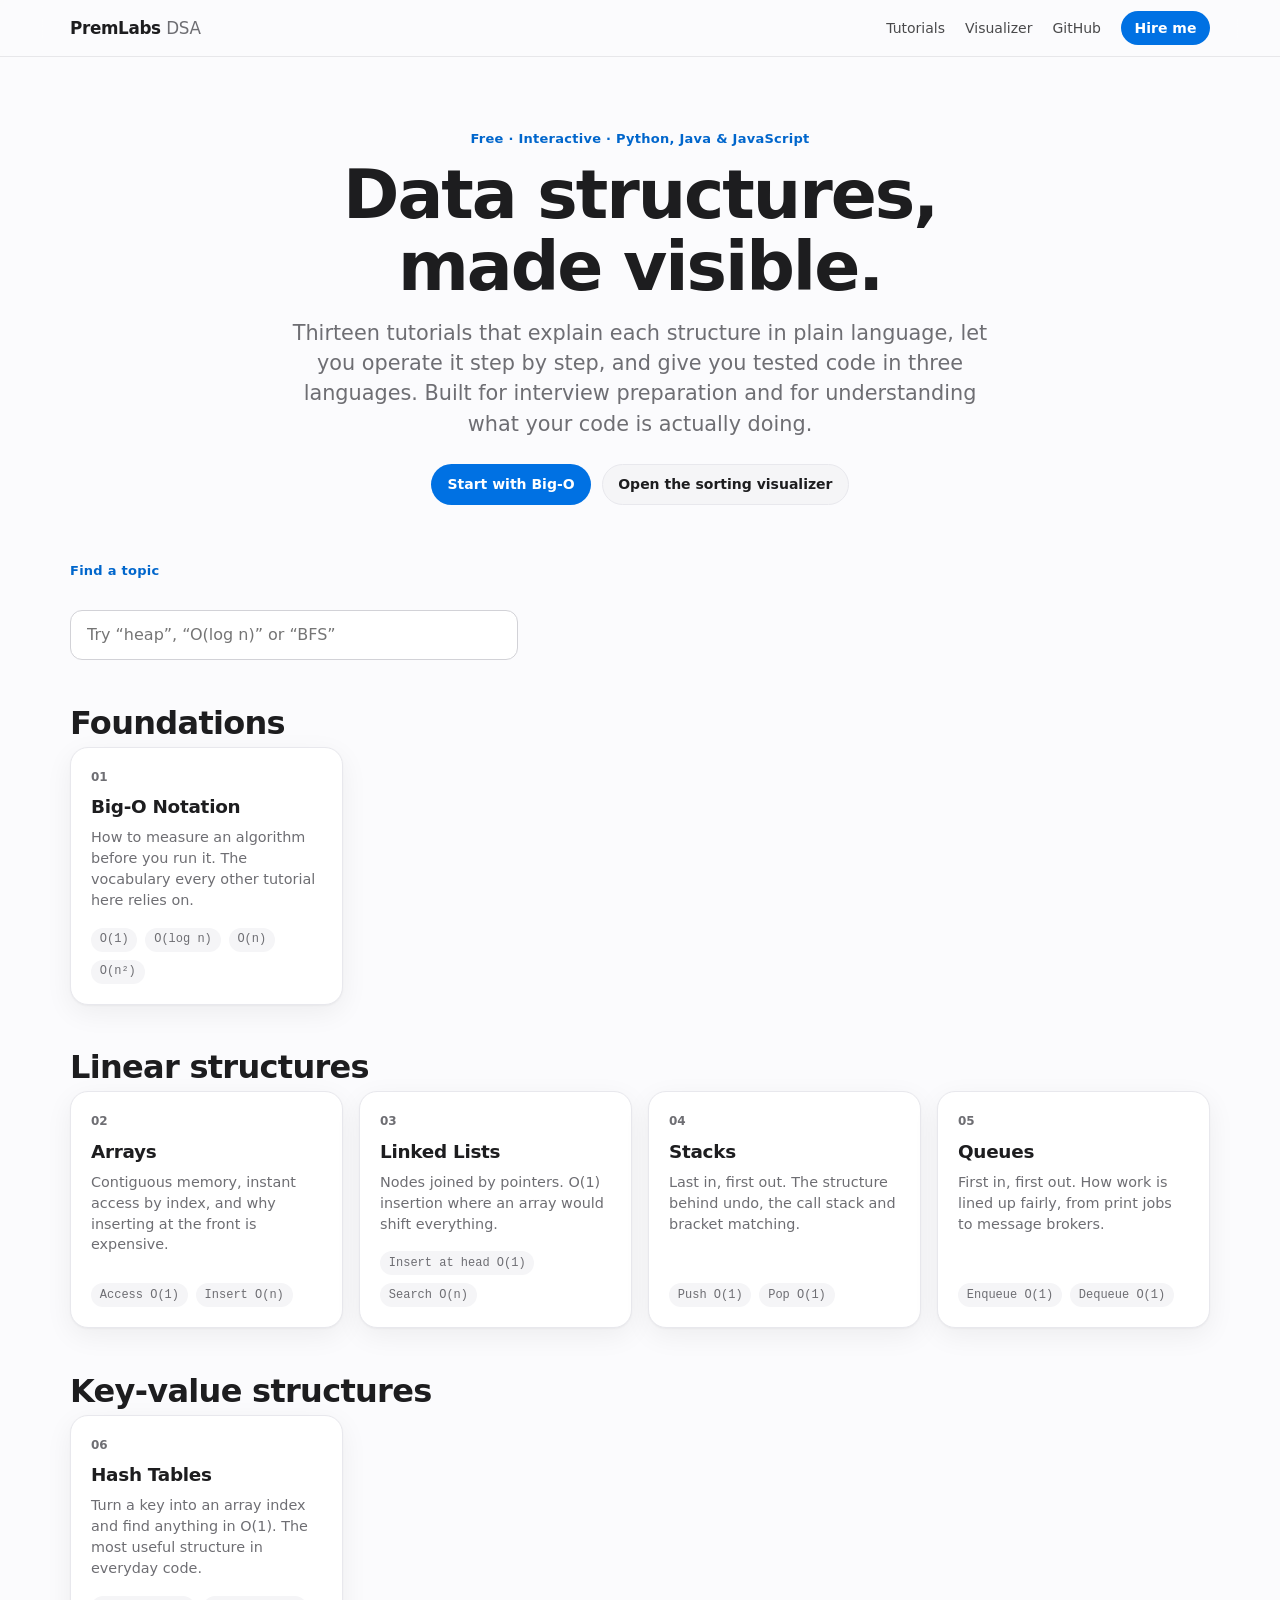
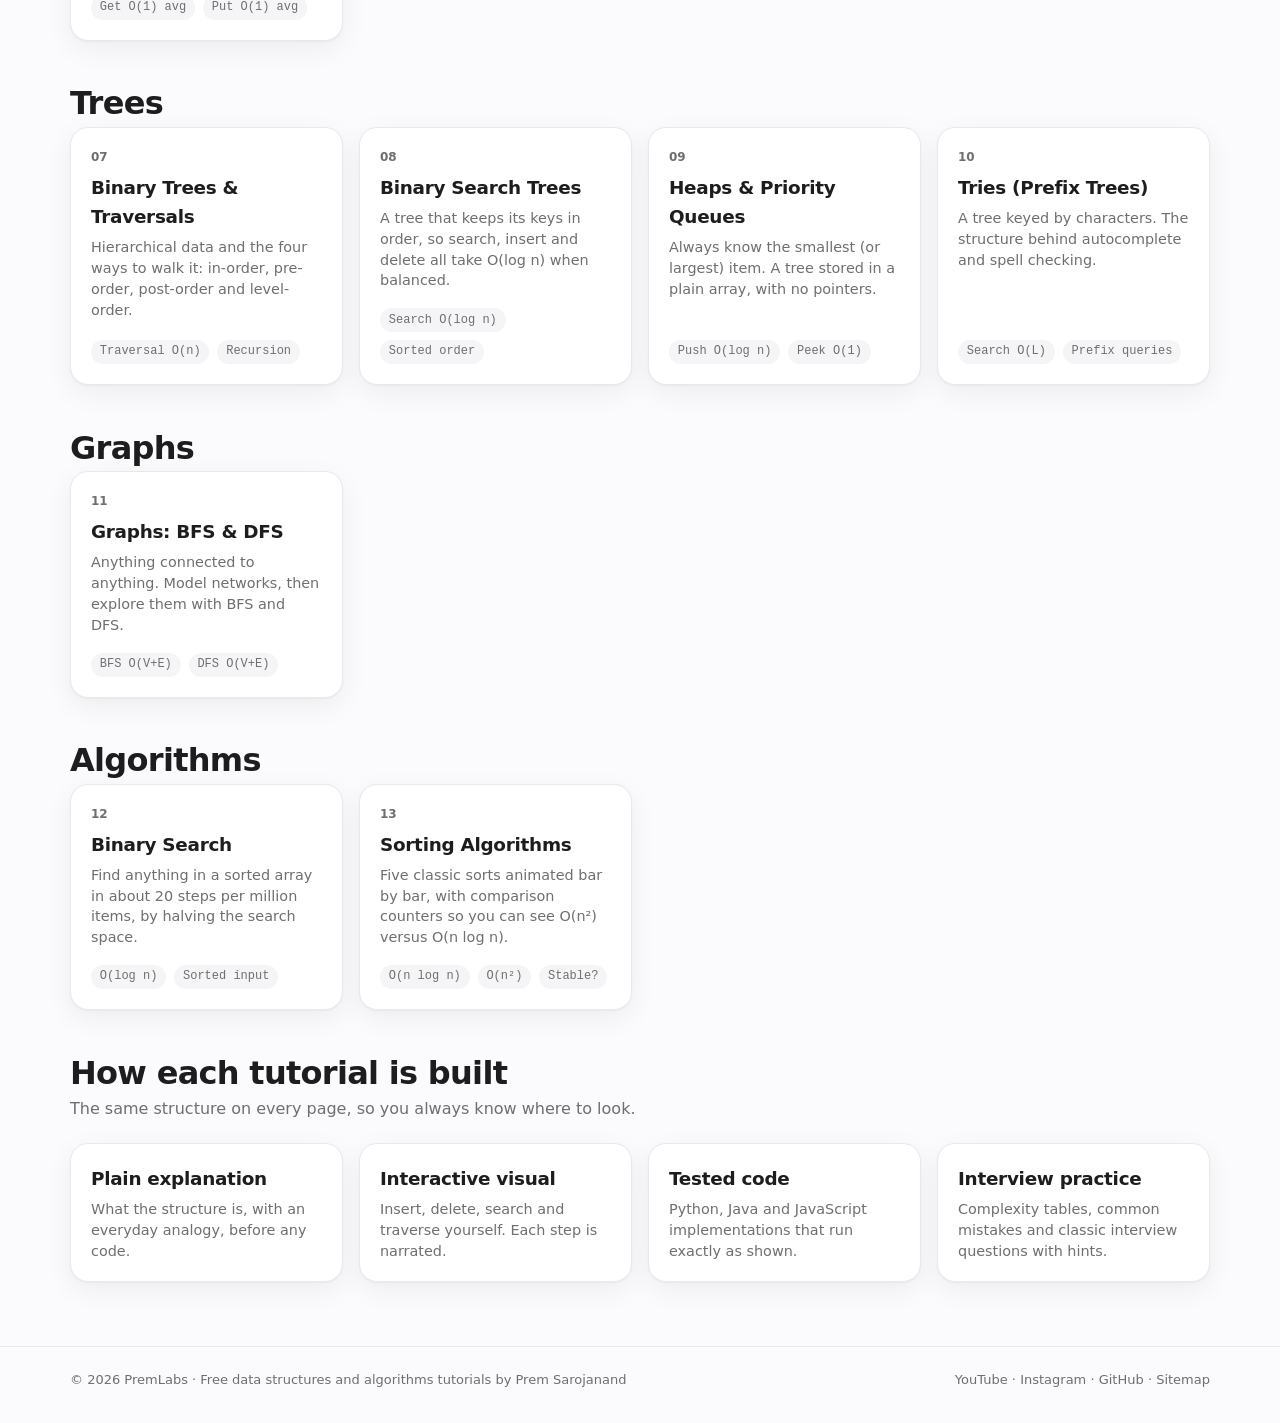
<file: index.html>
<!doctype html>
<html lang="en">
<head>
  <meta charset="utf-8">
  <meta name="viewport" content="width=device-width, initial-scale=1">
  <title>Data Structures and Algorithms Tutorials with Visualizations | PremLabs</title>
  <meta name="description" content="Free interactive data structures and algorithms tutorials with animated visualizers and tested code in Python, Java and JavaScript. From Big-O to graphs.">
  <meta name="author" content="Prem Sarojanand">
  <meta name="robots" content="index, follow, max-image-preview:large">
  <link rel="canonical" href="https://premlabs.github.io/datastructure/">
  <meta name="theme-color" content="#fbfbfd" media="(prefers-color-scheme: light)">
  <meta name="theme-color" content="#000000" media="(prefers-color-scheme: dark)">
  <meta property="og:type" content="website">
  <meta property="og:site_name" content="PremLabs">
  <meta property="og:title" content="Data Structures and Algorithms Tutorials with Visualizations | PremLabs">
  <meta property="og:description" content="Free interactive data structures and algorithms tutorials with animated visualizers and tested code in Python, Java and JavaScript. From Big-O to graphs.">
  <meta property="og:url" content="https://premlabs.github.io/datastructure/">
  <meta property="og:image" content="https://premlabs.github.io/datastructure/assets/og.png">
  <meta property="og:image:width" content="1200">
  <meta property="og:image:height" content="630">
  <meta name="twitter:card" content="summary_large_image">
  <meta name="twitter:title" content="Data Structures and Algorithms Tutorials with Visualizations | PremLabs">
  <meta name="twitter:description" content="Free interactive data structures and algorithms tutorials with animated visualizers and tested code in Python, Java and JavaScript. From Big-O to graphs.">
  <meta name="twitter:image" content="https://premlabs.github.io/datastructure/assets/og.png">
  <link rel="icon" href="assets/icon.svg" type="image/svg+xml">
  <link rel="stylesheet" href="assets/site.css?v=2">
  <script src="assets/viz.js?v=2" defer></script>
  <script type="application/ld+json">{"@context": "https://schema.org", "@graph": [{"@type": "WebSite", "@id": "https://premlabs.github.io/datastructure/#site", "name": "PremLabs Data Structures & Algorithms", "url": "https://premlabs.github.io/datastructure/", "publisher": {"@type": "Organization", "name": "PremLabs", "url": "https://premlabs.github.io/", "logo": {"@type": "ImageObject", "url": "https://premlabs.github.io/datastructure/assets/og.png"}}, "inLanguage": "en"}, {"@type": "Course", "@id": "https://premlabs.github.io/datastructure/#course", "name": "Data Structures and Algorithms, Visually", "description": "A free, interactive course covering Big-O, arrays, linked lists, stacks, queues, hash tables, trees, heaps, tries, graphs, binary search and sorting, with code in Python, Java and JavaScript.", "url": "https://premlabs.github.io/datastructure/", "provider": {"@type": "Organization", "name": "PremLabs", "url": "https://premlabs.github.io/", "logo": {"@type": "ImageObject", "url": "https://premlabs.github.io/datastructure/assets/og.png"}}, "author": {"@type": "Person", "name": "Prem Sarojanand", "url": "https://premlabs.github.io/", "jobTitle": "Senior Software Engineer"}, "inLanguage": "en", "isAccessibleForFree": true, "educationalLevel": "Beginner to intermediate", "offers": {"@type": "Offer", "price": 0, "priceCurrency": "USD", "category": "Free"}, "hasCourseInstance": {"@type": "CourseInstance", "courseMode": "online", "courseWorkload": "PT2H"}, "hasPart": [{"@type": "LearningResource", "name": "Big-O Notation", "url": "https://premlabs.github.io/datastructure/big-o/"}, {"@type": "LearningResource", "name": "Arrays", "url": "https://premlabs.github.io/datastructure/arrays/"}, {"@type": "LearningResource", "name": "Linked Lists", "url": "https://premlabs.github.io/datastructure/linked-list/"}, {"@type": "LearningResource", "name": "Stacks", "url": "https://premlabs.github.io/datastructure/stack/"}, {"@type": "LearningResource", "name": "Queues", "url": "https://premlabs.github.io/datastructure/queue/"}, {"@type": "LearningResource", "name": "Hash Tables", "url": "https://premlabs.github.io/datastructure/hash-table/"}, {"@type": "LearningResource", "name": "Binary Trees & Traversals", "url": "https://premlabs.github.io/datastructure/binary-tree/"}, {"@type": "LearningResource", "name": "Binary Search Trees", "url": "https://premlabs.github.io/datastructure/binary-search-tree/"}, {"@type": "LearningResource", "name": "Heaps & Priority Queues", "url": "https://premlabs.github.io/datastructure/heap/"}, {"@type": "LearningResource", "name": "Tries (Prefix Trees)", "url": "https://premlabs.github.io/datastructure/trie/"}, {"@type": "LearningResource", "name": "Graphs: BFS & DFS", "url": "https://premlabs.github.io/datastructure/graph/"}, {"@type": "LearningResource", "name": "Binary Search", "url": "https://premlabs.github.io/datastructure/binary-search/"}, {"@type": "LearningResource", "name": "Sorting Algorithms", "url": "https://premlabs.github.io/datastructure/sorting-algorithms/"}]}, {"@type": "ItemList", "name": "Tutorials", "itemListElement": [{"@type": "ListItem", "position": 1, "url": "https://premlabs.github.io/datastructure/big-o/", "name": "Big-O Notation"}, {"@type": "ListItem", "position": 2, "url": "https://premlabs.github.io/datastructure/arrays/", "name": "Arrays"}, {"@type": "ListItem", "position": 3, "url": "https://premlabs.github.io/datastructure/linked-list/", "name": "Linked Lists"}, {"@type": "ListItem", "position": 4, "url": "https://premlabs.github.io/datastructure/stack/", "name": "Stacks"}, {"@type": "ListItem", "position": 5, "url": "https://premlabs.github.io/datastructure/queue/", "name": "Queues"}, {"@type": "ListItem", "position": 6, "url": "https://premlabs.github.io/datastructure/hash-table/", "name": "Hash Tables"}, {"@type": "ListItem", "position": 7, "url": "https://premlabs.github.io/datastructure/binary-tree/", "name": "Binary Trees & Traversals"}, {"@type": "ListItem", "position": 8, "url": "https://premlabs.github.io/datastructure/binary-search-tree/", "name": "Binary Search Trees"}, {"@type": "ListItem", "position": 9, "url": "https://premlabs.github.io/datastructure/heap/", "name": "Heaps & Priority Queues"}, {"@type": "ListItem", "position": 10, "url": "https://premlabs.github.io/datastructure/trie/", "name": "Tries (Prefix Trees)"}, {"@type": "ListItem", "position": 11, "url": "https://premlabs.github.io/datastructure/graph/", "name": "Graphs: BFS & DFS"}, {"@type": "ListItem", "position": 12, "url": "https://premlabs.github.io/datastructure/binary-search/", "name": "Binary Search"}, {"@type": "ListItem", "position": 13, "url": "https://premlabs.github.io/datastructure/sorting-algorithms/", "name": "Sorting Algorithms"}]}]}</script>
  <script>(function(w,d,s,l,i){w[l]=w[l]||[];w[l].push({'gtm.start':new Date().getTime(),event:'gtm.js'});var f=d.getElementsByTagName(s)[0],j=d.createElement(s),dl=l!='dataLayer'?'&l='+l:'';j.async=true;j.src='https://www.googletagmanager.com/gtm.js?id='+i+dl;f.parentNode.insertBefore(j,f);})(window,document,'script','dataLayer','GTM-TLJBPCN6');</script>
  <script async src="https://www.googletagmanager.com/gtag/js?id=G-MZDBK7RPZJ"></script>
  <script>window.dataLayer=window.dataLayer||[];function gtag(){dataLayer.push(arguments);}gtag('js',new Date());gtag('config','G-MZDBK7RPZJ');</script>
</head>
<body>
<noscript><iframe src="https://www.googletagmanager.com/ns.html?id=GTM-TLJBPCN6" height="0" width="0" style="display:none;visibility:hidden" title="Google Tag Manager"></iframe></noscript>
<a class="skip" href="#main">Skip to content</a>
<header class="nav"><div class="nav-in">
  <a class="brand" href="">PremLabs <span>DSA</span></a>
  <nav class="nav-links" aria-label="Main">
    <a href="#tutorials">Tutorials</a>
    <a class="opt" href="sorting-algorithms/">Visualizer</a>
    <a class="opt" href="https://github.com/PremLabs/datastructure">GitHub</a>
    <a class="pill-link" href="https://premlabs.github.io/">Hire me</a>
  </nav>
</div></header>

<main id="main">
<section class="hero"><p class="eyebrow">Free · Interactive · Python, Java &amp; JavaScript</p>
<h1>Data structures,<br>made visible.</h1>
<p class="lede">Thirteen tutorials that explain each structure in plain language, let you operate it step by step, and give you tested code in three languages. Built for interview preparation and for understanding what your code is actually doing.</p>
<div class="actions"><a class="btn primary" href="big-o/">Start with Big-O</a><a class="btn" href="sorting-algorithms/">Open the sorting visualizer</a></div></section>
<div class="hub" id="tutorials">
<label for="filter" class="eyebrow" style="display:block">Find a topic</label>
<input id="filter" class="search" type="search" placeholder="Try “heap”, “O(log n)” or “BFS”" autocomplete="off">
<p id="empty" class="empty" hidden>No tutorial matches that search.</p>
<section data-group><h2>Foundations</h2><ul class="cards">
<li data-search="big-o notation how to measure an algorithm before you run it. the vocabulary every other tutorial here relies on. foundations o(1) o(log n) o(n) o(n²)"><a class="card" href="big-o/"><span class="num">01</span><h3>Big-O Notation</h3><p>How to measure an algorithm before you run it. The vocabulary every other tutorial here relies on.</p><span class="meta"><span class="tag">O(1)</span><span class="tag">O(log n)</span><span class="tag">O(n)</span><span class="tag">O(n²)</span></span></a></li>
</ul></section>
<section data-group><h2>Linear structures</h2><ul class="cards">
<li data-search="arrays contiguous memory, instant access by index, and why inserting at the front is expensive. linear structures access o(1) insert o(n)"><a class="card" href="arrays/"><span class="num">02</span><h3>Arrays</h3><p>Contiguous memory, instant access by index, and why inserting at the front is expensive.</p><span class="meta"><span class="tag">Access O(1)</span><span class="tag">Insert O(n)</span></span></a></li>
<li data-search="linked lists nodes joined by pointers. o(1) insertion where an array would shift everything. linear structures insert at head o(1) search o(n)"><a class="card" href="linked-list/"><span class="num">03</span><h3>Linked Lists</h3><p>Nodes joined by pointers. O(1) insertion where an array would shift everything.</p><span class="meta"><span class="tag">Insert at head O(1)</span><span class="tag">Search O(n)</span></span></a></li>
<li data-search="stacks last in, first out. the structure behind undo, the call stack and bracket matching. linear structures push o(1) pop o(1)"><a class="card" href="stack/"><span class="num">04</span><h3>Stacks</h3><p>Last in, first out. The structure behind undo, the call stack and bracket matching.</p><span class="meta"><span class="tag">Push O(1)</span><span class="tag">Pop O(1)</span></span></a></li>
<li data-search="queues first in, first out. how work is lined up fairly, from print jobs to message brokers. linear structures enqueue o(1) dequeue o(1)"><a class="card" href="queue/"><span class="num">05</span><h3>Queues</h3><p>First in, first out. How work is lined up fairly, from print jobs to message brokers.</p><span class="meta"><span class="tag">Enqueue O(1)</span><span class="tag">Dequeue O(1)</span></span></a></li>
</ul></section>
<section data-group><h2>Key-value structures</h2><ul class="cards">
<li data-search="hash tables turn a key into an array index and find anything in o(1). the most useful structure in everyday code. key-value structures get o(1) avg put o(1) avg"><a class="card" href="hash-table/"><span class="num">06</span><h3>Hash Tables</h3><p>Turn a key into an array index and find anything in O(1). The most useful structure in everyday code.</p><span class="meta"><span class="tag">Get O(1) avg</span><span class="tag">Put O(1) avg</span></span></a></li>
</ul></section>
<section data-group><h2>Trees</h2><ul class="cards">
<li data-search="binary trees &amp; traversals hierarchical data and the four ways to walk it: in-order, pre-order, post-order and level-order. trees traversal o(n) recursion"><a class="card" href="binary-tree/"><span class="num">07</span><h3>Binary Trees &amp; Traversals</h3><p>Hierarchical data and the four ways to walk it: in-order, pre-order, post-order and level-order.</p><span class="meta"><span class="tag">Traversal O(n)</span><span class="tag">Recursion</span></span></a></li>
<li data-search="binary search trees a tree that keeps its keys in order, so search, insert and delete all take o(log n) when balanced. trees search o(log n) sorted order"><a class="card" href="binary-search-tree/"><span class="num">08</span><h3>Binary Search Trees</h3><p>A tree that keeps its keys in order, so search, insert and delete all take O(log n) when balanced.</p><span class="meta"><span class="tag">Search O(log n)</span><span class="tag">Sorted order</span></span></a></li>
<li data-search="heaps &amp; priority queues always know the smallest (or largest) item. a tree stored in a plain array, with no pointers. trees push o(log n) peek o(1)"><a class="card" href="heap/"><span class="num">09</span><h3>Heaps &amp; Priority Queues</h3><p>Always know the smallest (or largest) item. A tree stored in a plain array, with no pointers.</p><span class="meta"><span class="tag">Push O(log n)</span><span class="tag">Peek O(1)</span></span></a></li>
<li data-search="tries (prefix trees) a tree keyed by characters. the structure behind autocomplete and spell checking. trees search o(l) prefix queries"><a class="card" href="trie/"><span class="num">10</span><h3>Tries (Prefix Trees)</h3><p>A tree keyed by characters. The structure behind autocomplete and spell checking.</p><span class="meta"><span class="tag">Search O(L)</span><span class="tag">Prefix queries</span></span></a></li>
</ul></section>
<section data-group><h2>Graphs</h2><ul class="cards">
<li data-search="graphs: bfs &amp; dfs anything connected to anything. model networks, then explore them with bfs and dfs. graphs bfs o(v+e) dfs o(v+e)"><a class="card" href="graph/"><span class="num">11</span><h3>Graphs: BFS &amp; DFS</h3><p>Anything connected to anything. Model networks, then explore them with BFS and DFS.</p><span class="meta"><span class="tag">BFS O(V+E)</span><span class="tag">DFS O(V+E)</span></span></a></li>
</ul></section>
<section data-group><h2>Algorithms</h2><ul class="cards">
<li data-search="binary search find anything in a sorted array in about 20 steps per million items, by halving the search space. algorithms o(log n) sorted input"><a class="card" href="binary-search/"><span class="num">12</span><h3>Binary Search</h3><p>Find anything in a sorted array in about 20 steps per million items, by halving the search space.</p><span class="meta"><span class="tag">O(log n)</span><span class="tag">Sorted input</span></span></a></li>
<li data-search="sorting algorithms five classic sorts animated bar by bar, with comparison counters so you can see o(n²) versus o(n log n). algorithms o(n log n) o(n²) stable?"><a class="card" href="sorting-algorithms/"><span class="num">13</span><h3>Sorting Algorithms</h3><p>Five classic sorts animated bar by bar, with comparison counters so you can see O(n²) versus O(n log n).</p><span class="meta"><span class="tag">O(n log n)</span><span class="tag">O(n²)</span><span class="tag">Stable?</span></span></a></li>
</ul></section>
<section><h2>How each tutorial is built</h2><p class="sub">The same structure on every page, so you always know where to look.</p>
<ul class="cards">
<li><div class="card"><h3>Plain explanation</h3><p>What the structure is, with an everyday analogy, before any code.</p></div></li>
<li><div class="card"><h3>Interactive visual</h3><p>Insert, delete, search and traverse yourself. Each step is narrated.</p></div></li>
<li><div class="card"><h3>Tested code</h3><p>Python, Java and JavaScript implementations that run exactly as shown.</p></div></li>
<li><div class="card"><h3>Interview practice</h3><p>Complexity tables, common mistakes and classic interview questions with hints.</p></div></li>
</ul></section></div></main>
<footer><div class="foot">
  <span>© 2026 PremLabs · Free data structures and algorithms tutorials by <a href="https://premlabs.github.io/">Prem Sarojanand</a></span>
  <span><a href="https://www.youtube.com/@PremLabs-s05w" rel="me">YouTube</a> · <a href="https://www.instagram.com/tech.coders/" rel="me">Instagram</a> · <a href="https://github.com/PremLabs" rel="me">GitHub</a> · <a href="https://premlabs.github.io/datastructure/sitemap.xml">Sitemap</a></span>
</div></footer>
</body>
</html>
</file>
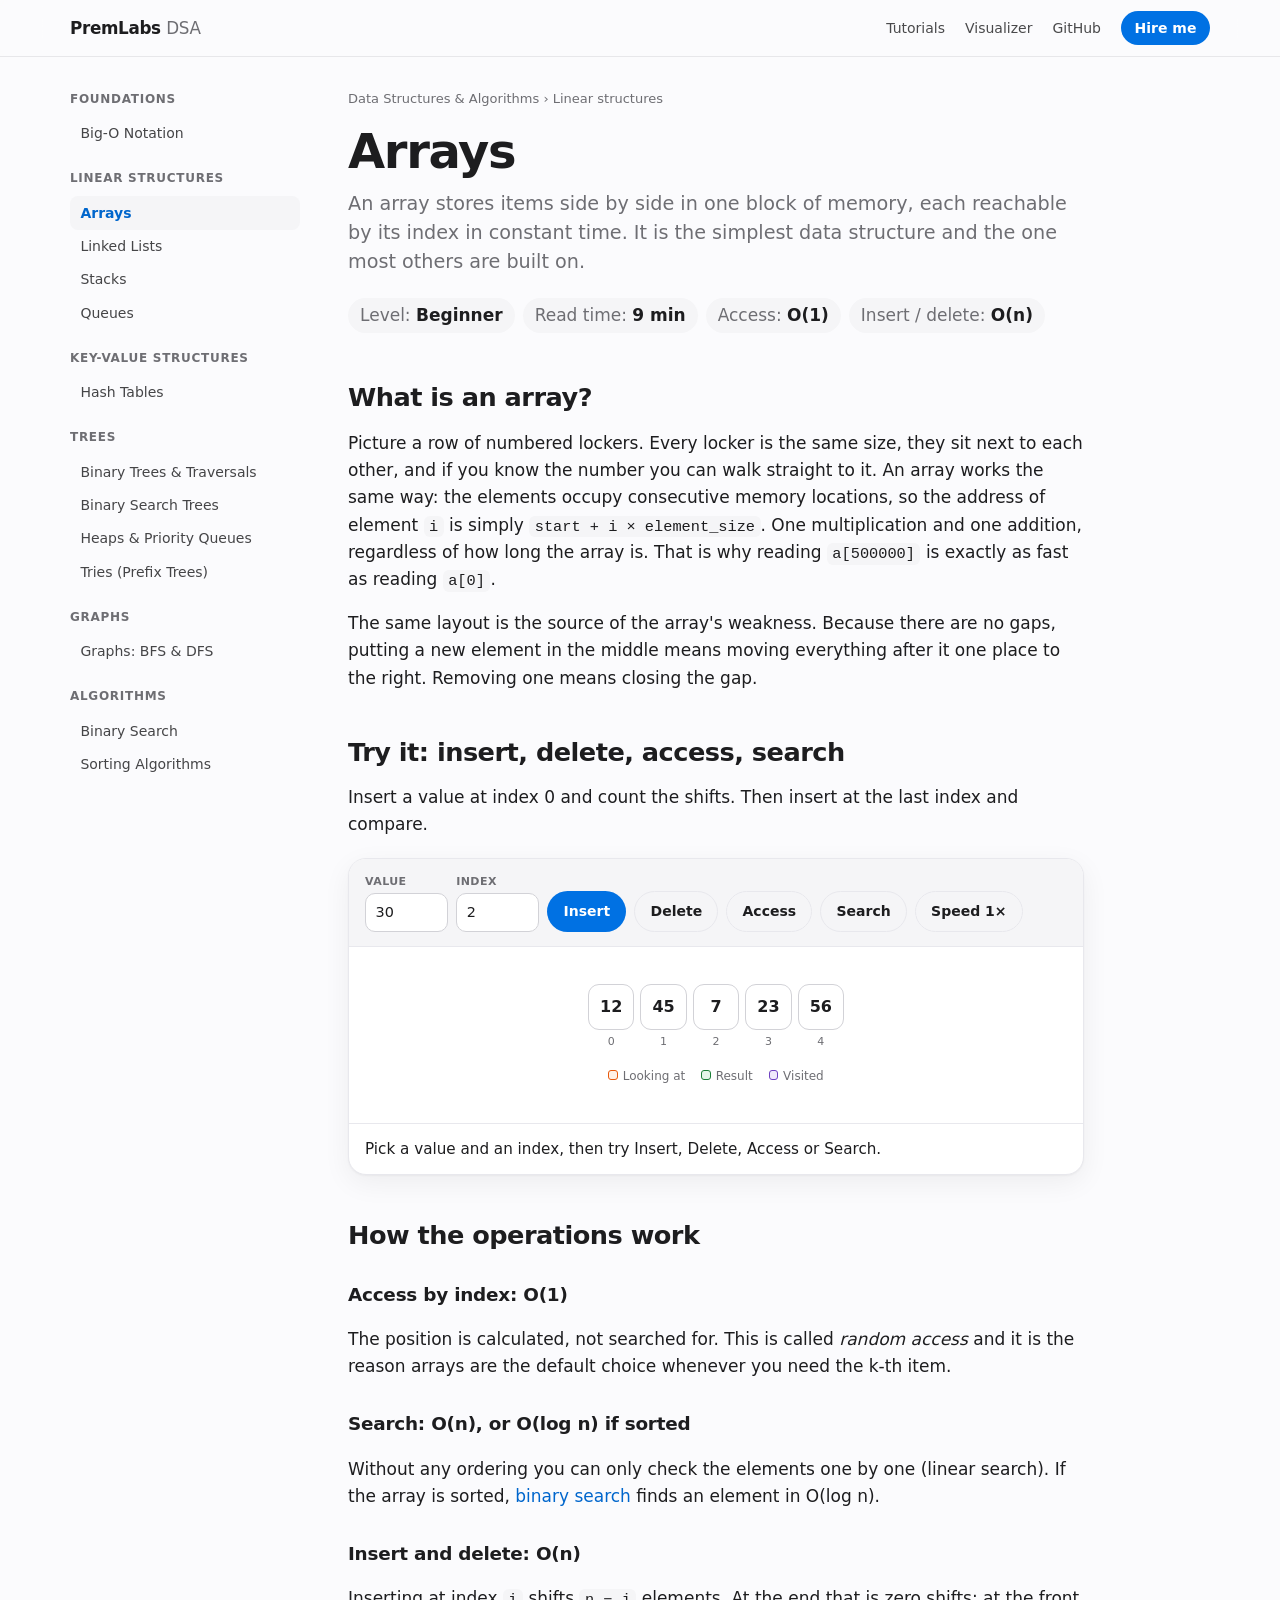
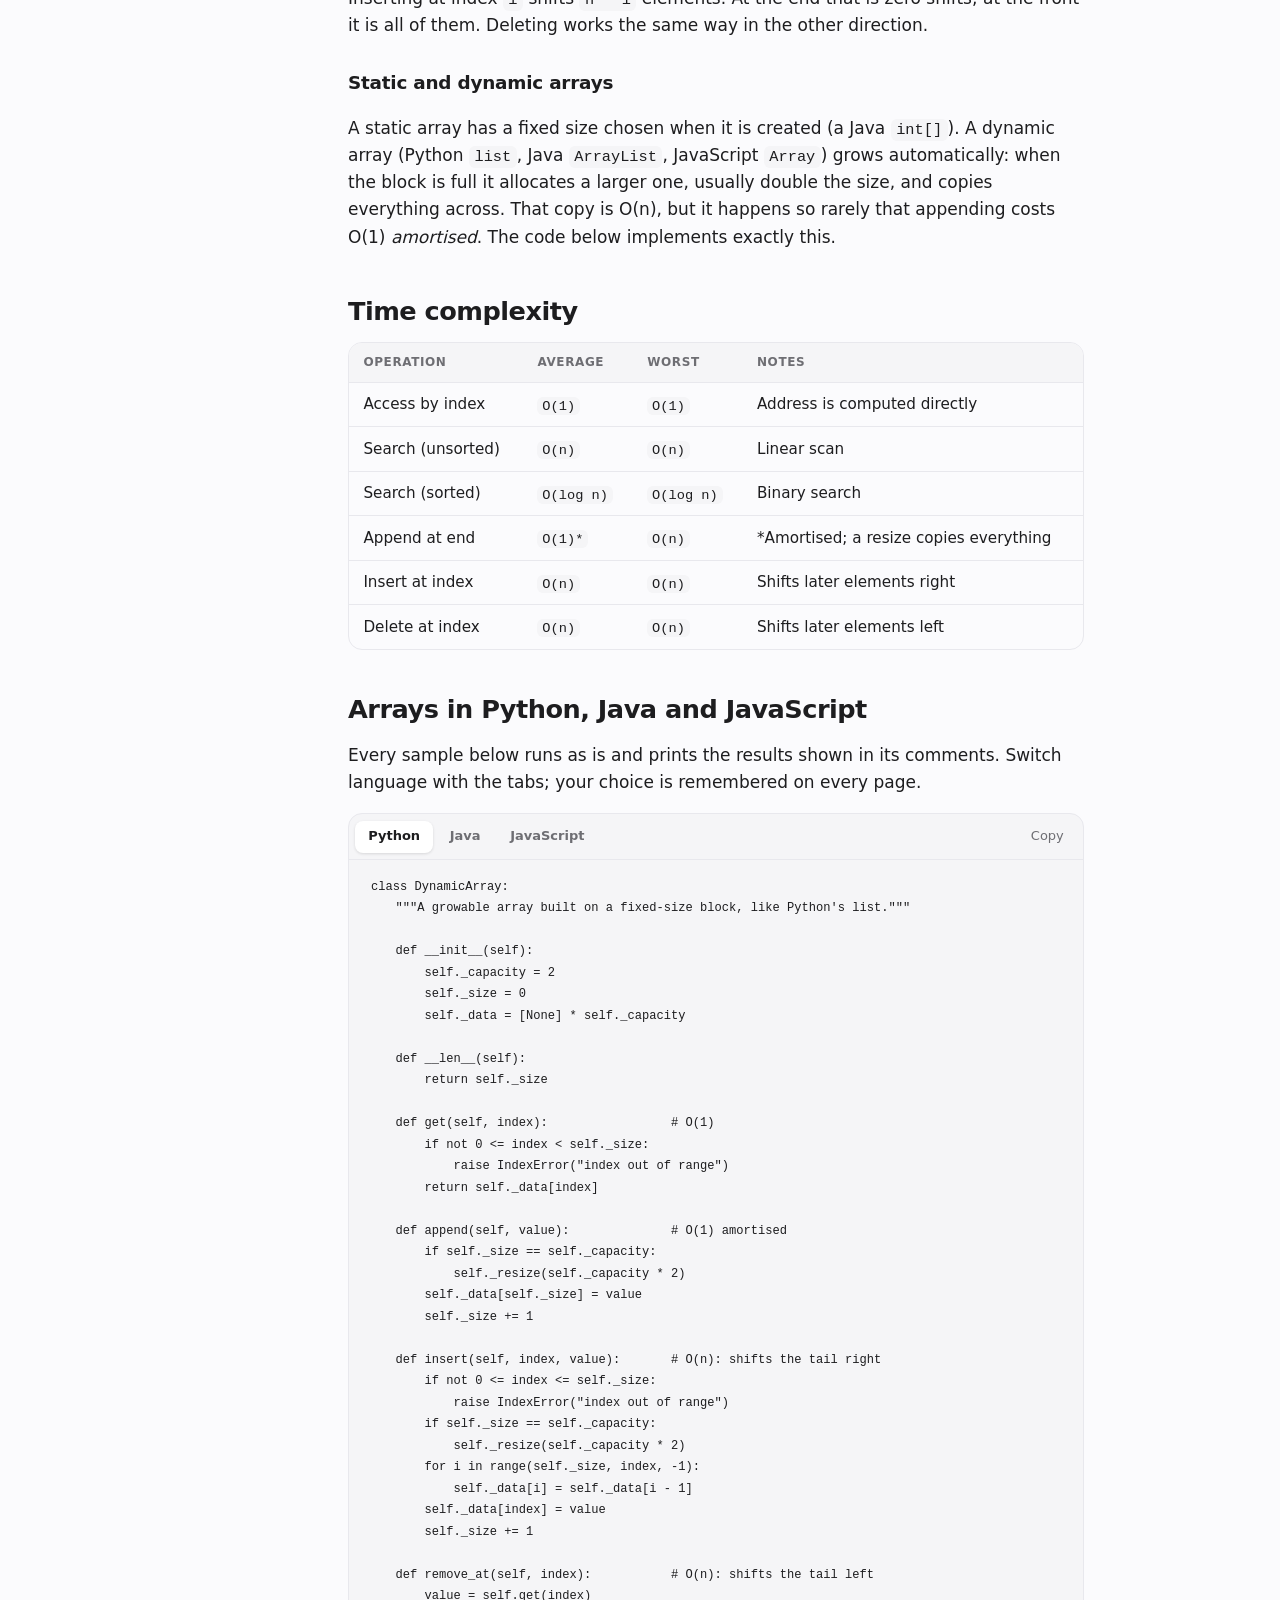
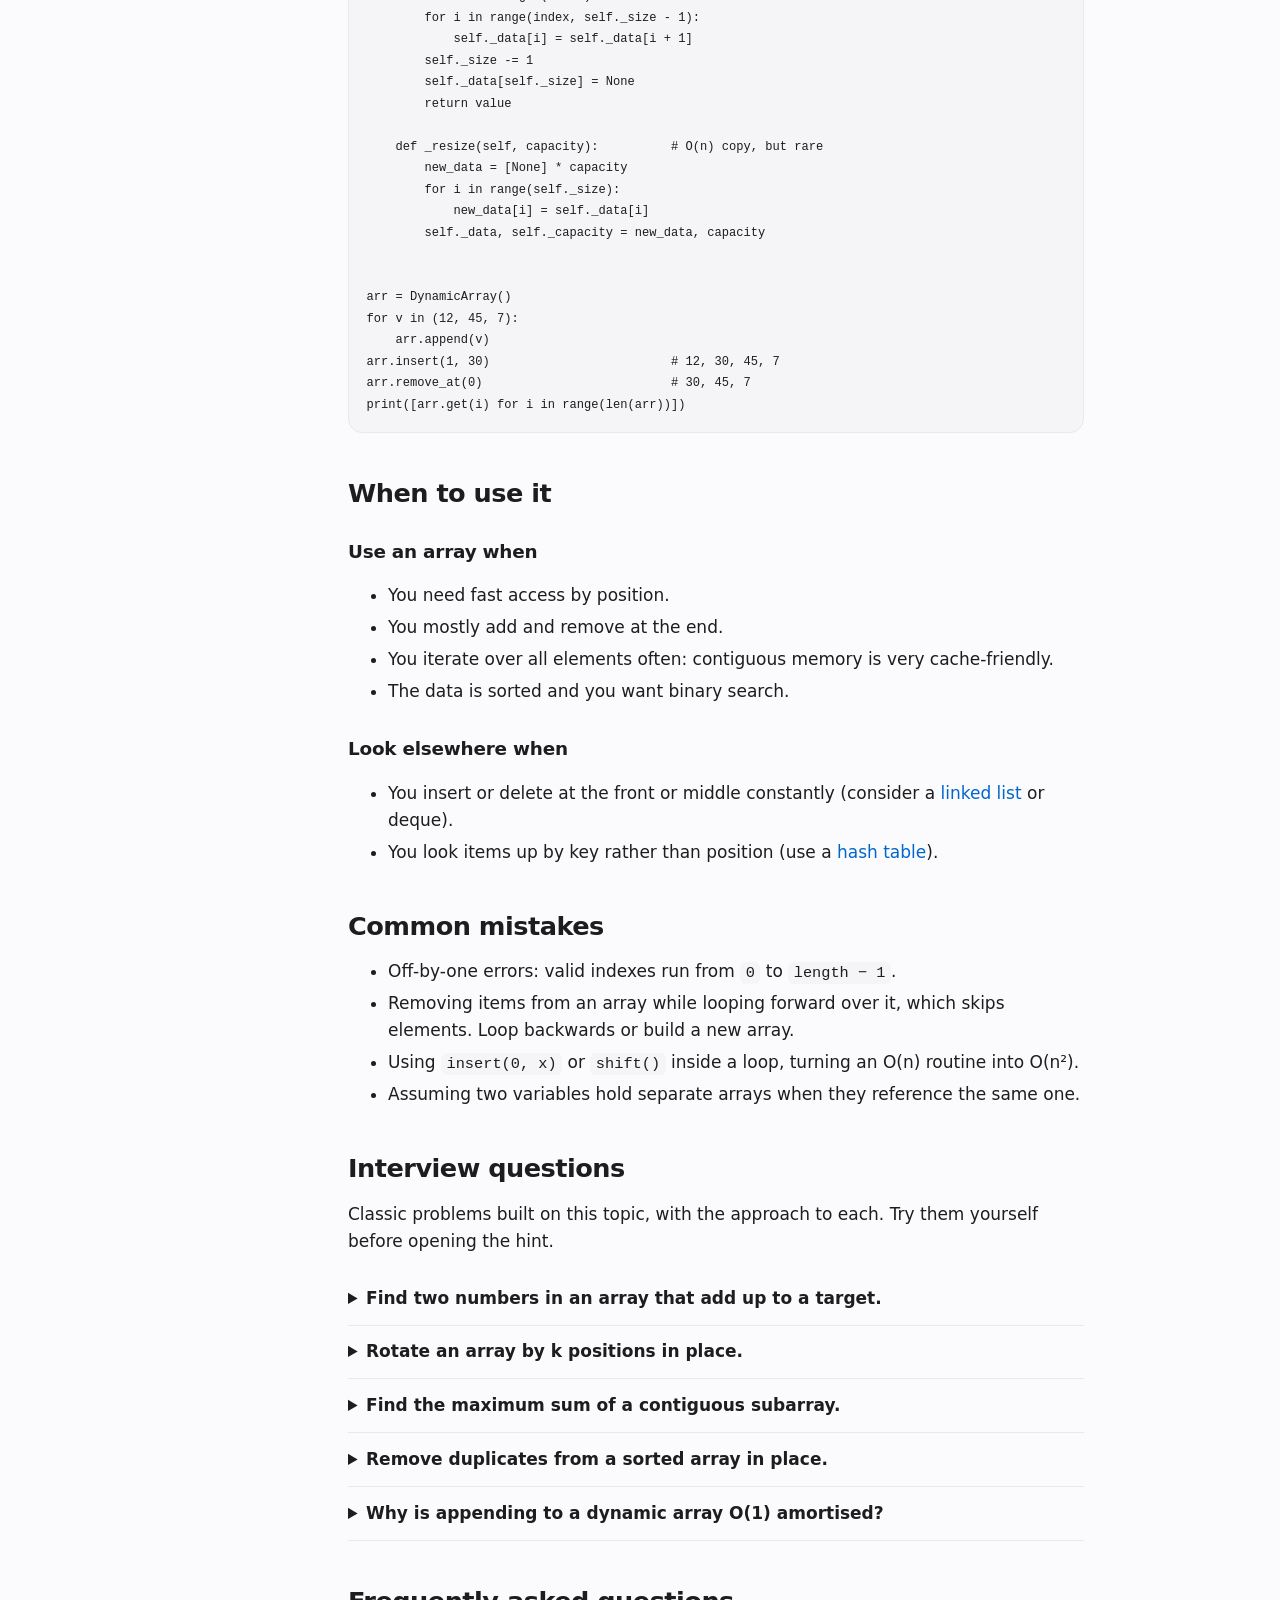
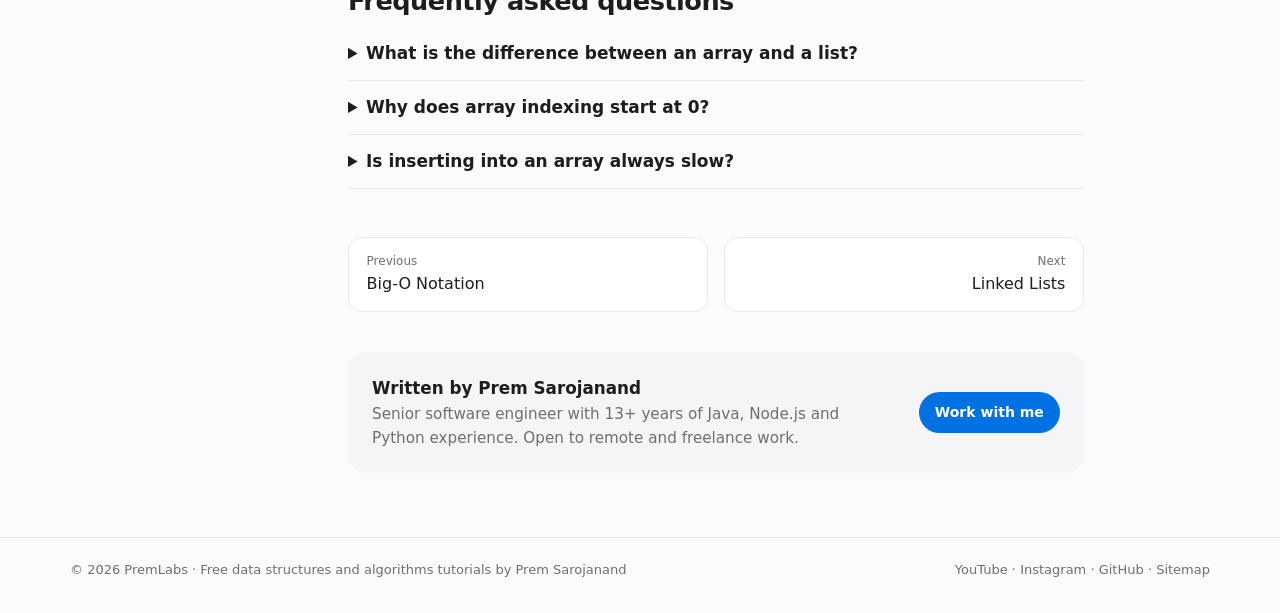
<file: arrays/index.html>
<!doctype html>
<html lang="en">
<head>
  <meta charset="utf-8">
  <meta name="viewport" content="width=device-width, initial-scale=1">
  <title>Arrays in Data Structures: Visual Tutorial with Python, Java &amp; JavaScript | PremLabs</title>
  <meta name="description" content="Understand arrays visually: index access, insert, delete and search animated step by step, with time complexity and dynamic array code in Python, Java and JavaScript.">
  <meta name="author" content="Prem Sarojanand">
  <meta name="robots" content="index, follow, max-image-preview:large">
  <link rel="canonical" href="https://premlabs.github.io/datastructure/arrays/">
  <meta name="theme-color" content="#fbfbfd" media="(prefers-color-scheme: light)">
  <meta name="theme-color" content="#000000" media="(prefers-color-scheme: dark)">
  <meta property="og:type" content="article">
  <meta property="og:site_name" content="PremLabs">
  <meta property="og:title" content="Arrays in Data Structures: Visual Tutorial with Python, Java &amp; JavaScript | PremLabs">
  <meta property="og:description" content="Understand arrays visually: index access, insert, delete and search animated step by step, with time complexity and dynamic array code in Python, Java and JavaScript.">
  <meta property="og:url" content="https://premlabs.github.io/datastructure/arrays/">
  <meta property="og:image" content="https://premlabs.github.io/datastructure/assets/og.png">
  <meta property="og:image:width" content="1200">
  <meta property="og:image:height" content="630">
  <meta name="twitter:card" content="summary_large_image">
  <meta name="twitter:title" content="Arrays in Data Structures: Visual Tutorial with Python, Java &amp; JavaScript | PremLabs">
  <meta name="twitter:description" content="Understand arrays visually: index access, insert, delete and search animated step by step, with time complexity and dynamic array code in Python, Java and JavaScript.">
  <meta name="twitter:image" content="https://premlabs.github.io/datastructure/assets/og.png">
  <link rel="icon" href="../assets/icon.svg" type="image/svg+xml">
  <link rel="stylesheet" href="../assets/site.css?v=2">
  <script src="../assets/viz.js?v=2" defer></script>
  <script type="application/ld+json">{"@context": "https://schema.org", "@graph": [{"@type": ["TechArticle", "LearningResource"], "@id": "https://premlabs.github.io/datastructure/arrays/#article", "headline": "Arrays in Data Structures: Visual Tutorial with Python, Java & JavaScript", "name": "Arrays", "description": "Understand arrays visually: index access, insert, delete and search animated step by step, with time complexity and dynamic array code in Python, Java and JavaScript.", "url": "https://premlabs.github.io/datastructure/arrays/", "mainEntityOfPage": "https://premlabs.github.io/datastructure/arrays/", "image": "https://premlabs.github.io/datastructure/assets/og.png", "author": {"@type": "Person", "name": "Prem Sarojanand", "url": "https://premlabs.github.io/", "jobTitle": "Senior Software Engineer"}, "publisher": {"@type": "Organization", "name": "PremLabs", "url": "https://premlabs.github.io/", "logo": {"@type": "ImageObject", "url": "https://premlabs.github.io/datastructure/assets/og.png"}}, "datePublished": "2026-11-16", "dateModified": "2026-11-16", "inLanguage": "en", "learningResourceType": "Tutorial", "educationalLevel": "Beginner", "teaches": "Arrays", "about": {"@type": "Thing", "name": "Arrays"}, "isAccessibleForFree": true, "programmingLanguage": ["Python", "Java", "JavaScript"], "isPartOf": {"@id": "https://premlabs.github.io/datastructure/#course"}}, {"@type": "BreadcrumbList", "itemListElement": [{"@type": "ListItem", "position": 1, "name": "PremLabs", "item": "https://premlabs.github.io/"}, {"@type": "ListItem", "position": 2, "name": "Data Structures & Algorithms", "item": "https://premlabs.github.io/datastructure/"}, {"@type": "ListItem", "position": 3, "name": "Arrays", "item": "https://premlabs.github.io/datastructure/arrays/"}]}, {"@type": "FAQPage", "mainEntity": [{"@type": "Question", "name": "What is the difference between an array and a list?", "acceptedAnswer": {"@type": "Answer", "text": "An array is a fixed block of same-sized slots. What Python calls a list and Java calls an ArrayList is a dynamic array: an array that reallocates itself to grow. A linked list is a different structure entirely."}}, {"@type": "Question", "name": "Why does array indexing start at 0?", "acceptedAnswer": {"@type": "Answer", "text": "The index is an offset from the start of the block. The first element is zero steps from the start, so its address is start + 0 × size."}}, {"@type": "Question", "name": "Is inserting into an array always slow?", "acceptedAnswer": {"@type": "Answer", "text": "No. Appending at the end is O(1) amortised. Only inserting near the front is expensive, because everything after the insertion point has to move."}}]}]}</script>
  <script>(function(w,d,s,l,i){w[l]=w[l]||[];w[l].push({'gtm.start':new Date().getTime(),event:'gtm.js'});var f=d.getElementsByTagName(s)[0],j=d.createElement(s),dl=l!='dataLayer'?'&l='+l:'';j.async=true;j.src='https://www.googletagmanager.com/gtm.js?id='+i+dl;f.parentNode.insertBefore(j,f);})(window,document,'script','dataLayer','GTM-TLJBPCN6');</script>
  <script async src="https://www.googletagmanager.com/gtag/js?id=G-MZDBK7RPZJ"></script>
  <script>window.dataLayer=window.dataLayer||[];function gtag(){dataLayer.push(arguments);}gtag('js',new Date());gtag('config','G-MZDBK7RPZJ');</script>
</head>
<body>
<noscript><iframe src="https://www.googletagmanager.com/ns.html?id=GTM-TLJBPCN6" height="0" width="0" style="display:none;visibility:hidden" title="Google Tag Manager"></iframe></noscript>
<a class="skip" href="#main">Skip to content</a>
<header class="nav"><div class="nav-in">
  <a class="brand" href="../">PremLabs <span>DSA</span></a>
  <nav class="nav-links" aria-label="Main">
    <a href="../#tutorials">Tutorials</a>
    <a class="opt" href="../sorting-algorithms/">Visualizer</a>
    <a class="opt" href="https://github.com/PremLabs/datastructure">GitHub</a>
    <a class="pill-link" href="https://premlabs.github.io/">Hire me</a>
  </nav>
</div></header>

<div class="layout">
<nav class="side" aria-label="All tutorials"><h2>Foundations</h2><ol><li><a href="../big-o/">Big-O Notation</a></li></ol><h2 style="margin-top:1.2rem">Linear structures</h2><ol><li><a href="../arrays/" aria-current="page">Arrays</a></li><li><a href="../linked-list/">Linked Lists</a></li><li><a href="../stack/">Stacks</a></li><li><a href="../queue/">Queues</a></li></ol><h2 style="margin-top:1.2rem">Key-value structures</h2><ol><li><a href="../hash-table/">Hash Tables</a></li></ol><h2 style="margin-top:1.2rem">Trees</h2><ol><li><a href="../binary-tree/">Binary Trees &amp; Traversals</a></li><li><a href="../binary-search-tree/">Binary Search Trees</a></li><li><a href="../heap/">Heaps &amp; Priority Queues</a></li><li><a href="../trie/">Tries (Prefix Trees)</a></li></ol><h2 style="margin-top:1.2rem">Graphs</h2><ol><li><a href="../graph/">Graphs: BFS &amp; DFS</a></li></ol><h2 style="margin-top:1.2rem">Algorithms</h2><ol><li><a href="../binary-search/">Binary Search</a></li><li><a href="../sorting-algorithms/">Sorting Algorithms</a></li></ol></nav>
<article id="main">
<p class="crumbs"><a href="../">Data Structures &amp; Algorithms</a> › Linear structures</p>
<h1>Arrays</h1>
<p class="lede">An array stores items side by side in one block of memory, each reachable by its index in constant time. It is the simplest data structure and the one most others are built on.</p>
<ul class="facts"><li>Level: <b>Beginner</b></li><li>Read time: <b>9 min</b></li><li>Access: <b>O(1)</b></li><li>Insert / delete: <b>O(n)</b></li></ul>

<h2 id="what">What is an array?</h2>
<p>Picture a row of numbered lockers. Every locker is the same size, they sit next to each other, and if you know the number you can walk straight to it. An array works the same way: the elements occupy consecutive memory locations, so the address of element <code>i</code> is simply <code>start + i × element_size</code>. One multiplication and one addition, regardless of how long the array is. That is why reading <code>a[500000]</code> is exactly as fast as reading <code>a[0]</code>.</p>
<p>The same layout is the source of the array's weakness. Because there are no gaps, putting a new element in the middle means moving everything after it one place to the right. Removing one means closing the gap.</p>
<h2 id="visual">Try it: insert, delete, access, search</h2>
<p>Insert a value at index 0 and count the shifts. Then insert at the last index and compare.</p>

<div data-viz="array" aria-label="Interactive Arrays visualizer"><noscript><p class="note">The interactive visualizer needs JavaScript. Everything else on this page works without it.</p></noscript></div>

<h2 id="how">How the operations work</h2>
<h3>Access by index: O(1)</h3>
<p>The position is calculated, not searched for. This is called <em>random access</em> and it is the reason arrays are the default choice whenever you need the k-th item.</p>
<h3>Search: O(n), or O(log n) if sorted</h3>
<p>Without any ordering you can only check the elements one by one (linear search). If the array is sorted, <a href="../binary-search/">binary search</a> finds an element in O(log n).</p>
<h3>Insert and delete: O(n)</h3>
<p>Inserting at index <code>i</code> shifts <code>n − i</code> elements. At the end that is zero shifts; at the front it is all of them. Deleting works the same way in the other direction.</p>
<h3>Static and dynamic arrays</h3>
<p>A static array has a fixed size chosen when it is created (a Java <code>int[]</code>). A dynamic array (Python <code>list</code>, Java <code>ArrayList</code>, JavaScript <code>Array</code>) grows automatically: when the block is full it allocates a larger one, usually double the size, and copies everything across. That copy is O(n), but it happens so rarely that appending costs O(1) <em>amortised</em>. The code below implements exactly this.</p>

<h2 id="complexity">Time complexity</h2>
<div class="tablewrap"><table><thead><tr><th>Operation</th><th>Average</th><th>Worst</th><th>Notes</th></tr></thead><tbody><tr><td>Access by index</td><td><code>O(1)</code></td><td><code>O(1)</code></td><td>Address is computed directly</td></tr><tr><td>Search (unsorted)</td><td><code>O(n)</code></td><td><code>O(n)</code></td><td>Linear scan</td></tr><tr><td>Search (sorted)</td><td><code>O(log n)</code></td><td><code>O(log n)</code></td><td>Binary search</td></tr><tr><td>Append at end</td><td><code>O(1)*</code></td><td><code>O(n)</code></td><td>*Amortised; a resize copies everything</td></tr><tr><td>Insert at index</td><td><code>O(n)</code></td><td><code>O(n)</code></td><td>Shifts later elements right</td></tr><tr><td>Delete at index</td><td><code>O(n)</code></td><td><code>O(n)</code></td><td>Shifts later elements left</td></tr></tbody></table></div>
<h2 id="code">Arrays in Python, Java and JavaScript</h2>
<p>Every sample below runs as is and prints the results shown in its comments. Switch language with the tabs; your choice is remembered on every page.</p>
<div class="code"><div class="tabs" role="tablist" aria-label="Language"><button type="button" role="tab" data-lang="py" aria-selected="true" tabindex="0">Python</button><button type="button" role="tab" data-lang="java" aria-selected="false" tabindex="-1">Java</button><button type="button" role="tab" data-lang="js" aria-selected="false" tabindex="-1">JavaScript</button><button type="button" class="copy">Copy</button></div><pre data-lang="py" role="tabpanel" aria-label="Python code"><code>class DynamicArray:
    &quot;&quot;&quot;A growable array built on a fixed-size block, like Python&#x27;s list.&quot;&quot;&quot;

    def __init__(self):
        self._capacity = 2
        self._size = 0
        self._data = [None] * self._capacity

    def __len__(self):
        return self._size

    def get(self, index):                 # O(1)
        if not 0 &lt;= index &lt; self._size:
            raise IndexError(&quot;index out of range&quot;)
        return self._data[index]

    def append(self, value):              # O(1) amortised
        if self._size == self._capacity:
            self._resize(self._capacity * 2)
        self._data[self._size] = value
        self._size += 1

    def insert(self, index, value):       # O(n): shifts the tail right
        if not 0 &lt;= index &lt;= self._size:
            raise IndexError(&quot;index out of range&quot;)
        if self._size == self._capacity:
            self._resize(self._capacity * 2)
        for i in range(self._size, index, -1):
            self._data[i] = self._data[i - 1]
        self._data[index] = value
        self._size += 1

    def remove_at(self, index):           # O(n): shifts the tail left
        value = self.get(index)
        for i in range(index, self._size - 1):
            self._data[i] = self._data[i + 1]
        self._size -= 1
        self._data[self._size] = None
        return value

    def _resize(self, capacity):          # O(n) copy, but rare
        new_data = [None] * capacity
        for i in range(self._size):
            new_data[i] = self._data[i]
        self._data, self._capacity = new_data, capacity


arr = DynamicArray()
for v in (12, 45, 7):
    arr.append(v)
arr.insert(1, 30)                         # 12, 30, 45, 7
arr.remove_at(0)                          # 30, 45, 7
print([arr.get(i) for i in range(len(arr))])</code></pre><pre data-lang="java" role="tabpanel" aria-label="Java code" hidden><code>import java.util.Arrays;

public class DynamicArray {
    private int[] data = new int[2];
    private int size = 0;

    public int size() { return size; }

    public int get(int index) {                    // O(1)
        if (index &lt; 0 || index &gt;= size) throw new IndexOutOfBoundsException();
        return data[index];
    }

    public void append(int value) {                // O(1) amortised
        if (size == data.length) resize(data.length * 2);
        data[size++] = value;
    }

    public void insert(int index, int value) {     // O(n): shifts the tail right
        if (index &lt; 0 || index &gt; size) throw new IndexOutOfBoundsException();
        if (size == data.length) resize(data.length * 2);
        for (int i = size; i &gt; index; i--) data[i] = data[i - 1];
        data[index] = value;
        size++;
    }

    public int removeAt(int index) {               // O(n): shifts the tail left
        int value = get(index);
        for (int i = index; i &lt; size - 1; i++) data[i] = data[i + 1];
        size--;
        return value;
    }

    private void resize(int capacity) {            // O(n) copy, but rare
        data = Arrays.copyOf(data, capacity);
    }

    public static void main(String[] args) {
        DynamicArray arr = new DynamicArray();
        arr.append(12); arr.append(45); arr.append(7);
        arr.insert(1, 30);                         // 12, 30, 45, 7
        arr.removeAt(0);                           // 30, 45, 7
        for (int i = 0; i &lt; arr.size(); i++) System.out.print(arr.get(i) + &quot; &quot;);
    }
}</code></pre><pre data-lang="js" role="tabpanel" aria-label="JavaScript code" hidden><code>// JavaScript arrays already grow for you. This class shows what happens underneath.
class DynamicArray {
  #data = new Array(2);
  #size = 0;

  get length() { return this.#size; }

  get(index) {                             // O(1)
    if (index &lt; 0 || index &gt;= this.#size) throw new RangeError(&#x27;index out of range&#x27;);
    return this.#data[index];
  }

  append(value) {                          // O(1) amortised
    if (this.#size === this.#data.length) this.#resize(this.#data.length * 2);
    this.#data[this.#size++] = value;
  }

  insert(index, value) {                   // O(n): shifts the tail right
    if (index &lt; 0 || index &gt; this.#size) throw new RangeError(&#x27;index out of range&#x27;);
    if (this.#size === this.#data.length) this.#resize(this.#data.length * 2);
    for (let i = this.#size; i &gt; index; i--) this.#data[i] = this.#data[i - 1];
    this.#data[index] = value;
    this.#size++;
  }

  removeAt(index) {                        // O(n): shifts the tail left
    const value = this.get(index);
    for (let i = index; i &lt; this.#size - 1; i++) this.#data[i] = this.#data[i + 1];
    this.#size--;
    return value;
  }

  #resize(capacity) {                      // O(n) copy, but rare
    const next = new Array(capacity);
    for (let i = 0; i &lt; this.#size; i++) next[i] = this.#data[i];
    this.#data = next;
  }
}

const arr = new DynamicArray();
[12, 45, 7].forEach(v =&gt; arr.append(v));
arr.insert(1, 30);                         // 12, 30, 45, 7
arr.removeAt(0);                           // 30, 45, 7
console.log(Array.from({ length: arr.length }, (_, i) =&gt; arr.get(i)));</code></pre></div>
<h2 id="when">When to use it</h2>
<h3>Use an array when</h3><ul><li>You need fast access by position.</li><li>You mostly add and remove at the end.</li><li>You iterate over all elements often: contiguous memory is very cache-friendly.</li><li>The data is sorted and you want binary search.</li></ul>
<h3>Look elsewhere when</h3><ul><li>You insert or delete at the front or middle constantly (consider a <a href="../linked-list/">linked list</a> or deque).</li><li>You look items up by key rather than position (use a <a href="../hash-table/">hash table</a>).</li></ul>
<h2 id="mistakes">Common mistakes</h2><ul><li>Off-by-one errors: valid indexes run from <code>0</code> to <code>length − 1</code>.</li><li>Removing items from an array while looping forward over it, which skips elements. Loop backwards or build a new array.</li><li>Using <code>insert(0, x)</code> or <code>shift()</code> inside a loop, turning an O(n) routine into O(n²).</li><li>Assuming two variables hold separate arrays when they reference the same one.</li></ul>
<h2 id="interview">Interview questions</h2><p>Classic problems built on this topic, with the approach to each. Try them yourself before opening the hint.</p>
<details><summary>Find two numbers in an array that add up to a target.</summary><p>One pass with a hash set of numbers seen so far: O(n) time, O(n) space. If sorted, use two pointers from each end for O(1) space.</p></details><details><summary>Rotate an array by k positions in place.</summary><p>Reverse the whole array, then reverse the first k elements and the remaining n − k.</p></details><details><summary>Find the maximum sum of a contiguous subarray.</summary><p>Kadane's algorithm: keep the best sum ending at the current index; reset to the current element when the running sum would be lower.</p></details><details><summary>Remove duplicates from a sorted array in place.</summary><p>Two pointers: one reads, one writes each new distinct value.</p></details><details><summary>Why is appending to a dynamic array O(1) amortised?</summary><p>Doubling means n appends cause copies of 1 + 2 + 4 + … + n ≈ 2n elements in total, which is O(1) per append on average.</p></details>
<h2 id="faq">Frequently asked questions</h2>
<details><summary>What is the difference between an array and a list?</summary><p>An array is a fixed block of same-sized slots. What Python calls a list and Java calls an ArrayList is a dynamic array: an array that reallocates itself to grow. A linked list is a different structure entirely.</p></details><details><summary>Why does array indexing start at 0?</summary><p>The index is an offset from the start of the block. The first element is zero steps from the start, so its address is start + 0 × size.</p></details><details><summary>Is inserting into an array always slow?</summary><p>No. Appending at the end is O(1) amortised. Only inserting near the front is expensive, because everything after the insertion point has to move.</p></details>
<nav class="pager" aria-label="Next and previous tutorials"><a href="../big-o/" rel="prev"><small>Previous</small>Big-O Notation</a><a class="next" href="../linked-list/" rel="next"><small>Next</small>Linked Lists</a></nav>
<aside class="hire"><p><b>Written by Prem Sarojanand</b>Senior software engineer with 13+ years of Java, Node.js and Python experience. Open to remote and freelance work.</p><a class="btn primary" href="https://premlabs.github.io/#contact">Work with me</a></aside>
</article></div>
<footer><div class="foot">
  <span>© 2026 PremLabs · Free data structures and algorithms tutorials by <a href="https://premlabs.github.io/">Prem Sarojanand</a></span>
  <span><a href="https://www.youtube.com/@PremLabs-s05w" rel="me">YouTube</a> · <a href="https://www.instagram.com/tech.coders/" rel="me">Instagram</a> · <a href="https://github.com/PremLabs" rel="me">GitHub</a> · <a href="https://premlabs.github.io/datastructure/sitemap.xml">Sitemap</a></span>
</div></footer>
</body>
</html>
</file>
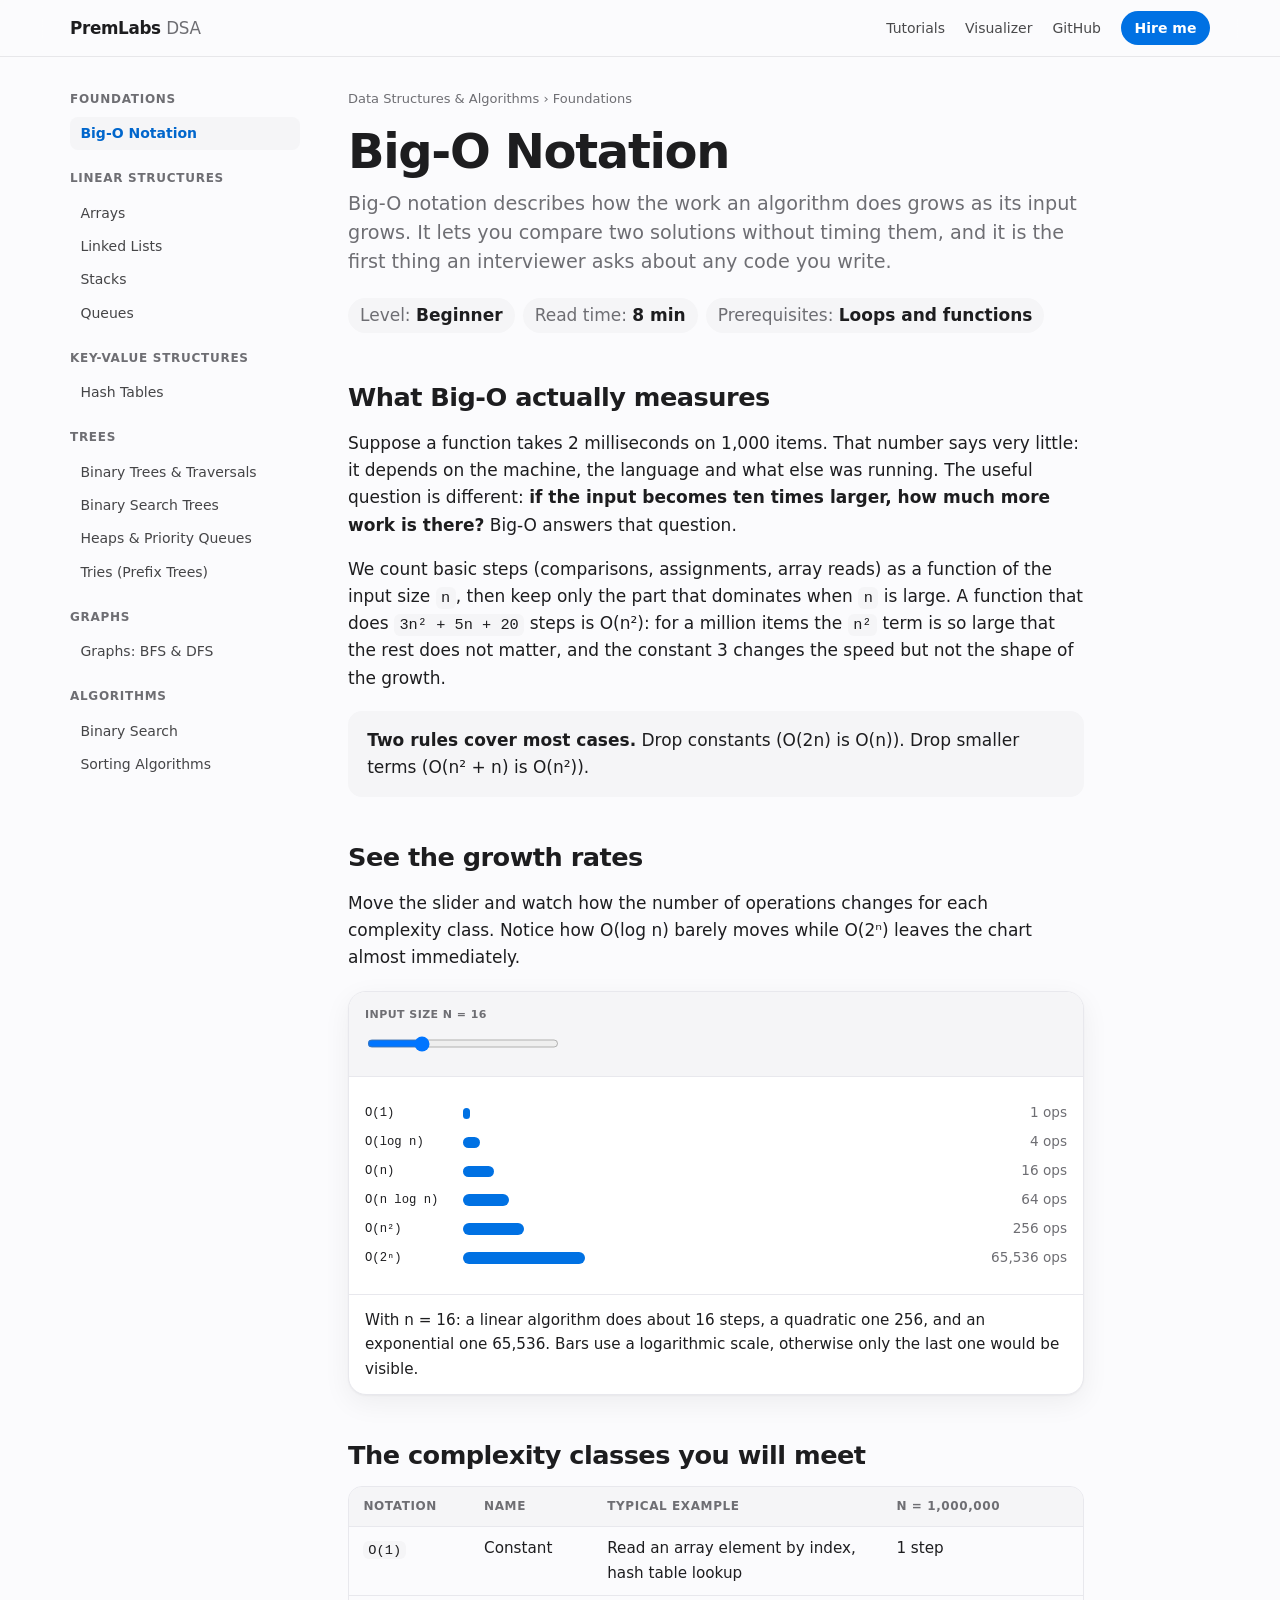
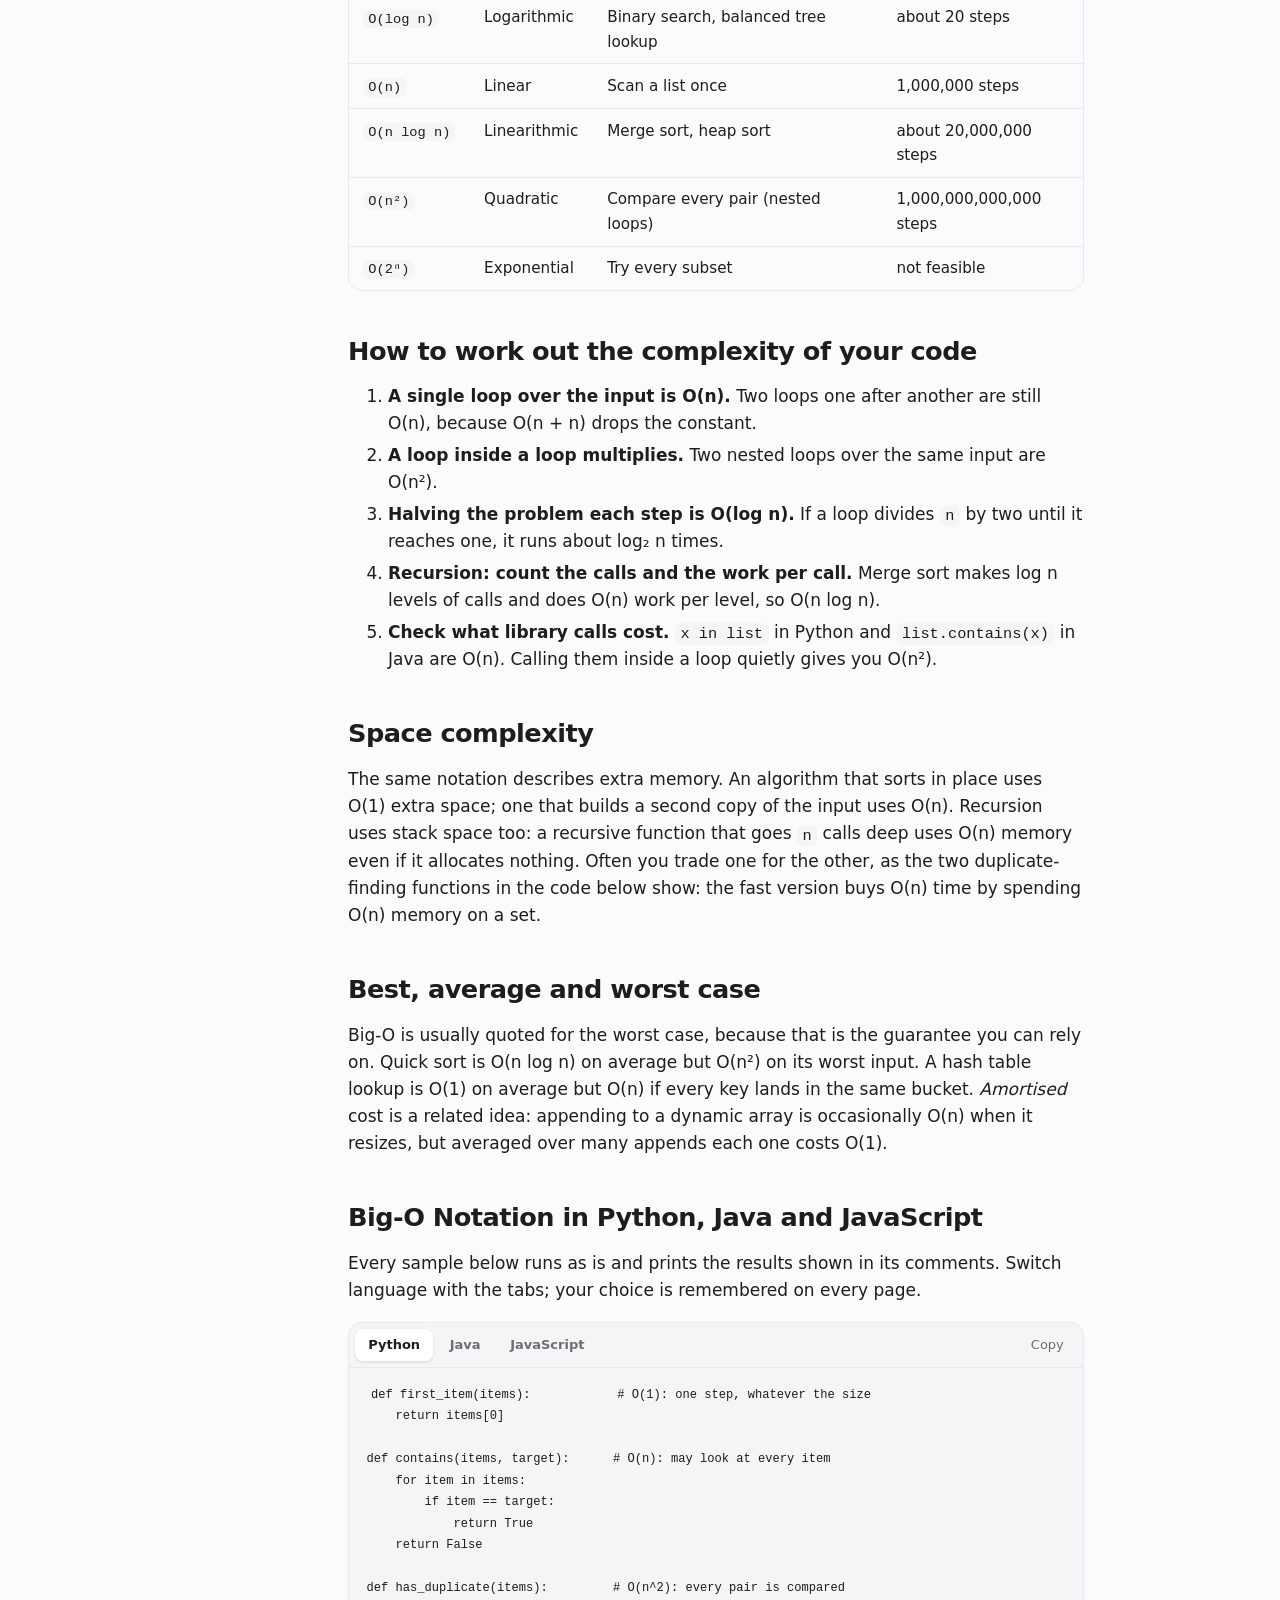
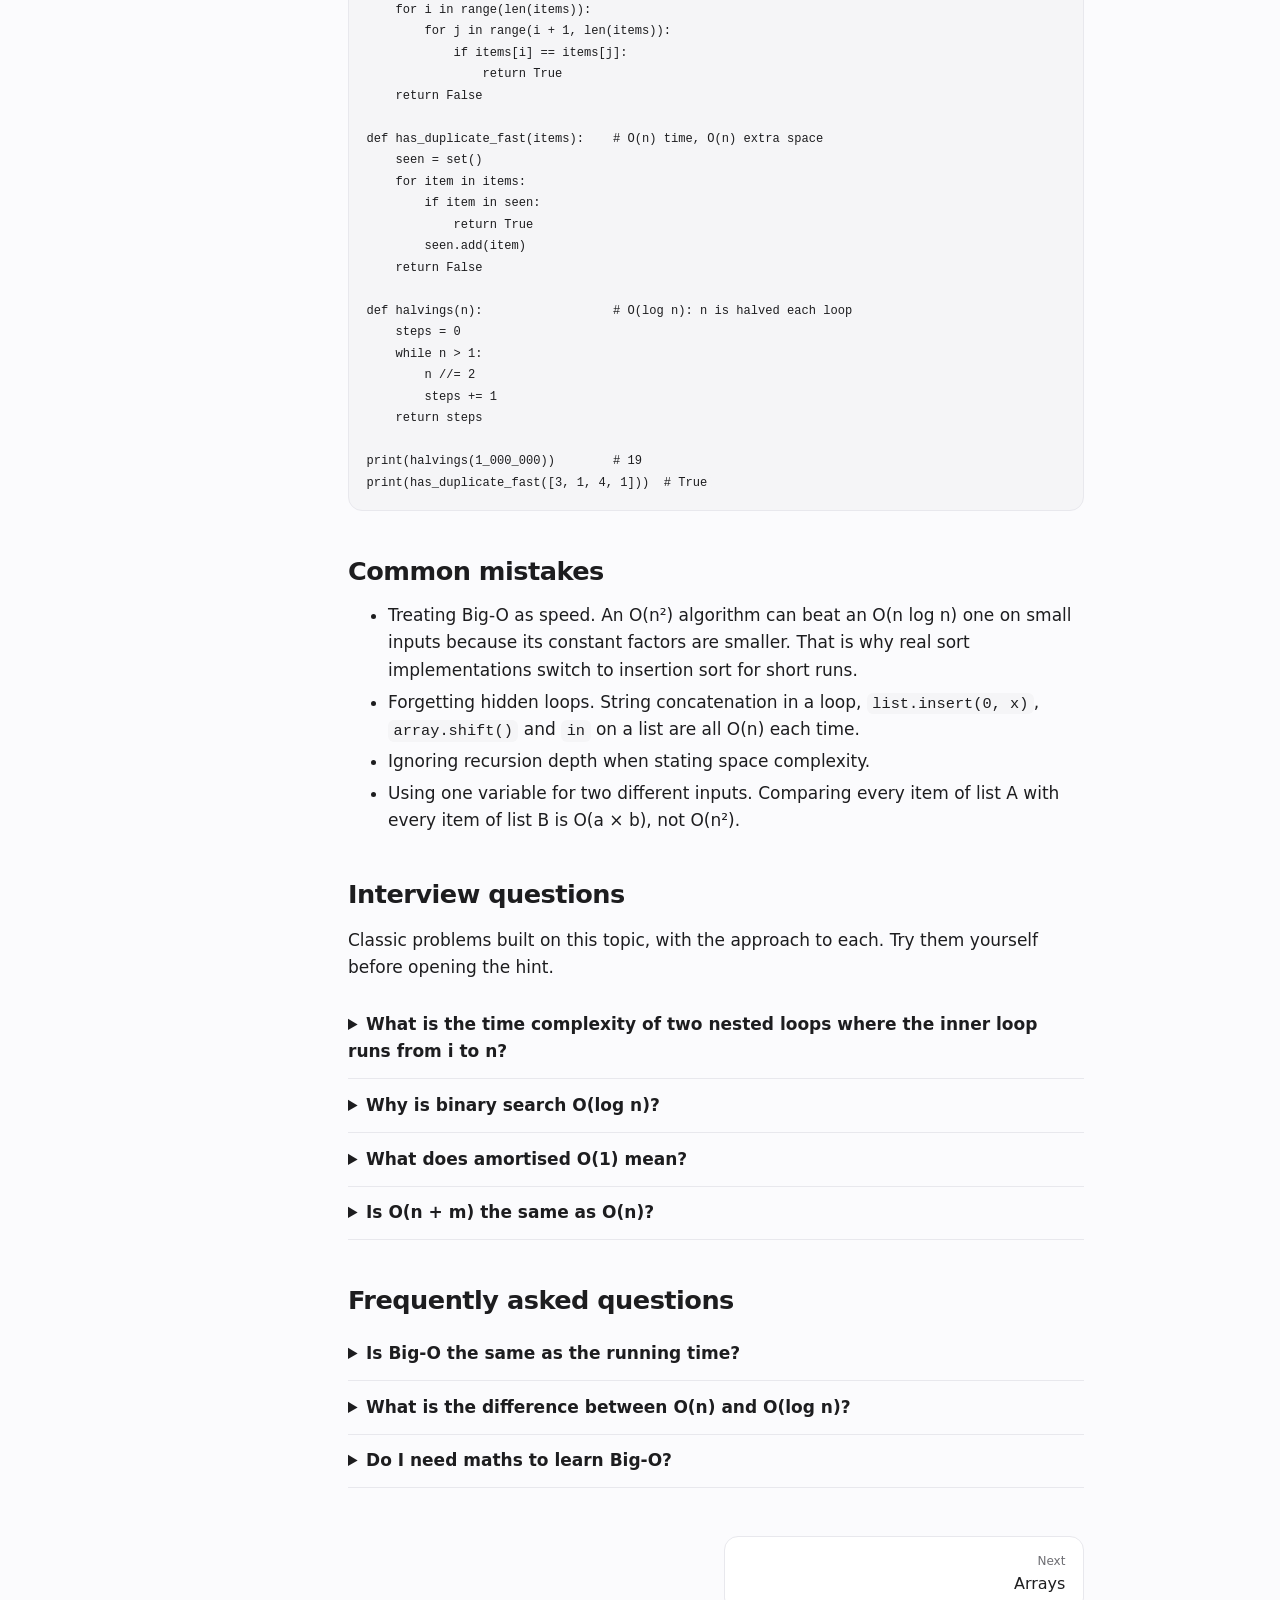
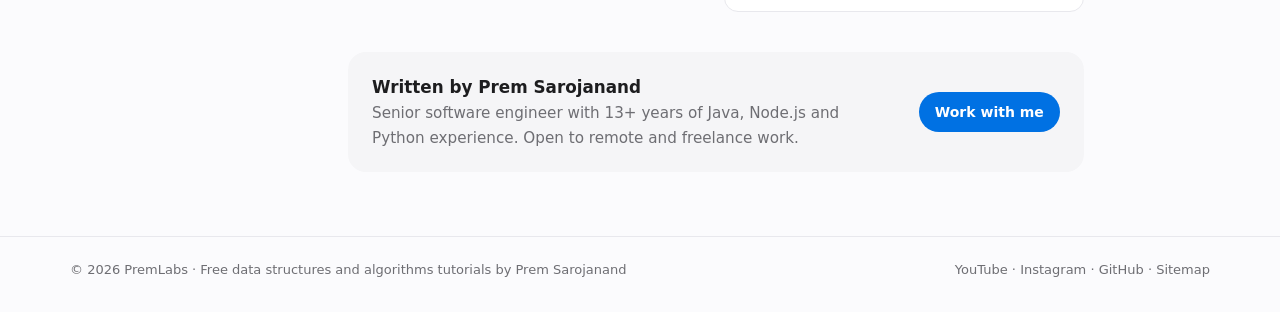
<file: big-o/index.html>
<!doctype html>
<html lang="en">
<head>
  <meta charset="utf-8">
  <meta name="viewport" content="width=device-width, initial-scale=1">
  <title>Big-O Notation Explained with Visual Examples (Time &amp; Space Complexity) | PremLabs</title>
  <meta name="description" content="Learn Big-O notation with an interactive growth chart. Understand O(1), O(log n), O(n), O(n log n), O(n²) and O(2ⁿ) with code in Python, Java and JavaScript.">
  <meta name="author" content="Prem Sarojanand">
  <meta name="robots" content="index, follow, max-image-preview:large">
  <link rel="canonical" href="https://premlabs.github.io/datastructure/big-o/">
  <meta name="theme-color" content="#fbfbfd" media="(prefers-color-scheme: light)">
  <meta name="theme-color" content="#000000" media="(prefers-color-scheme: dark)">
  <meta property="og:type" content="article">
  <meta property="og:site_name" content="PremLabs">
  <meta property="og:title" content="Big-O Notation Explained with Visual Examples (Time &amp; Space Complexity) | PremLabs">
  <meta property="og:description" content="Learn Big-O notation with an interactive growth chart. Understand O(1), O(log n), O(n), O(n log n), O(n²) and O(2ⁿ) with code in Python, Java and JavaScript.">
  <meta property="og:url" content="https://premlabs.github.io/datastructure/big-o/">
  <meta property="og:image" content="https://premlabs.github.io/datastructure/assets/og.png">
  <meta property="og:image:width" content="1200">
  <meta property="og:image:height" content="630">
  <meta name="twitter:card" content="summary_large_image">
  <meta name="twitter:title" content="Big-O Notation Explained with Visual Examples (Time &amp; Space Complexity) | PremLabs">
  <meta name="twitter:description" content="Learn Big-O notation with an interactive growth chart. Understand O(1), O(log n), O(n), O(n log n), O(n²) and O(2ⁿ) with code in Python, Java and JavaScript.">
  <meta name="twitter:image" content="https://premlabs.github.io/datastructure/assets/og.png">
  <link rel="icon" href="../assets/icon.svg" type="image/svg+xml">
  <link rel="stylesheet" href="../assets/site.css?v=2">
  <script src="../assets/viz.js?v=2" defer></script>
  <script type="application/ld+json">{"@context": "https://schema.org", "@graph": [{"@type": ["TechArticle", "LearningResource"], "@id": "https://premlabs.github.io/datastructure/big-o/#article", "headline": "Big-O Notation Explained with Visual Examples (Time & Space Complexity)", "name": "Big-O Notation", "description": "Learn Big-O notation with an interactive growth chart. Understand O(1), O(log n), O(n), O(n log n), O(n²) and O(2ⁿ) with code in Python, Java and JavaScript.", "url": "https://premlabs.github.io/datastructure/big-o/", "mainEntityOfPage": "https://premlabs.github.io/datastructure/big-o/", "image": "https://premlabs.github.io/datastructure/assets/og.png", "author": {"@type": "Person", "name": "Prem Sarojanand", "url": "https://premlabs.github.io/", "jobTitle": "Senior Software Engineer"}, "publisher": {"@type": "Organization", "name": "PremLabs", "url": "https://premlabs.github.io/", "logo": {"@type": "ImageObject", "url": "https://premlabs.github.io/datastructure/assets/og.png"}}, "datePublished": "2026-11-16", "dateModified": "2026-11-16", "inLanguage": "en", "learningResourceType": "Tutorial", "educationalLevel": "Beginner", "teaches": "Big-O Notation", "about": {"@type": "Thing", "name": "Big-O Notation"}, "isAccessibleForFree": true, "programmingLanguage": ["Python", "Java", "JavaScript"], "isPartOf": {"@id": "https://premlabs.github.io/datastructure/#course"}}, {"@type": "BreadcrumbList", "itemListElement": [{"@type": "ListItem", "position": 1, "name": "PremLabs", "item": "https://premlabs.github.io/"}, {"@type": "ListItem", "position": 2, "name": "Data Structures & Algorithms", "item": "https://premlabs.github.io/datastructure/"}, {"@type": "ListItem", "position": 3, "name": "Big-O Notation", "item": "https://premlabs.github.io/datastructure/big-o/"}]}, {"@type": "FAQPage", "mainEntity": [{"@type": "Question", "name": "Is Big-O the same as the running time?", "acceptedAnswer": {"@type": "Answer", "text": "No. Big-O describes how the running time grows as the input grows. It ignores constant factors and hardware, so it tells you which algorithm scales better, not how many milliseconds either one takes."}}, {"@type": "Question", "name": "What is the difference between O(n) and O(log n)?", "acceptedAnswer": {"@type": "Answer", "text": "O(n) work grows in step with the input: double the data, double the work. O(log n) work grows by one step each time the data doubles, so a million items need about 20 steps."}}, {"@type": "Question", "name": "Do I need maths to learn Big-O?", "acceptedAnswer": {"@type": "Answer", "text": "Very little. Counting loops, recognising halving and knowing that nested loops multiply will cover most code you write or read."}}]}]}</script>
  <script>(function(w,d,s,l,i){w[l]=w[l]||[];w[l].push({'gtm.start':new Date().getTime(),event:'gtm.js'});var f=d.getElementsByTagName(s)[0],j=d.createElement(s),dl=l!='dataLayer'?'&l='+l:'';j.async=true;j.src='https://www.googletagmanager.com/gtm.js?id='+i+dl;f.parentNode.insertBefore(j,f);})(window,document,'script','dataLayer','GTM-TLJBPCN6');</script>
  <script async src="https://www.googletagmanager.com/gtag/js?id=G-MZDBK7RPZJ"></script>
  <script>window.dataLayer=window.dataLayer||[];function gtag(){dataLayer.push(arguments);}gtag('js',new Date());gtag('config','G-MZDBK7RPZJ');</script>
</head>
<body>
<noscript><iframe src="https://www.googletagmanager.com/ns.html?id=GTM-TLJBPCN6" height="0" width="0" style="display:none;visibility:hidden" title="Google Tag Manager"></iframe></noscript>
<a class="skip" href="#main">Skip to content</a>
<header class="nav"><div class="nav-in">
  <a class="brand" href="../">PremLabs <span>DSA</span></a>
  <nav class="nav-links" aria-label="Main">
    <a href="../#tutorials">Tutorials</a>
    <a class="opt" href="../sorting-algorithms/">Visualizer</a>
    <a class="opt" href="https://github.com/PremLabs/datastructure">GitHub</a>
    <a class="pill-link" href="https://premlabs.github.io/">Hire me</a>
  </nav>
</div></header>

<div class="layout">
<nav class="side" aria-label="All tutorials"><h2>Foundations</h2><ol><li><a href="../big-o/" aria-current="page">Big-O Notation</a></li></ol><h2 style="margin-top:1.2rem">Linear structures</h2><ol><li><a href="../arrays/">Arrays</a></li><li><a href="../linked-list/">Linked Lists</a></li><li><a href="../stack/">Stacks</a></li><li><a href="../queue/">Queues</a></li></ol><h2 style="margin-top:1.2rem">Key-value structures</h2><ol><li><a href="../hash-table/">Hash Tables</a></li></ol><h2 style="margin-top:1.2rem">Trees</h2><ol><li><a href="../binary-tree/">Binary Trees &amp; Traversals</a></li><li><a href="../binary-search-tree/">Binary Search Trees</a></li><li><a href="../heap/">Heaps &amp; Priority Queues</a></li><li><a href="../trie/">Tries (Prefix Trees)</a></li></ol><h2 style="margin-top:1.2rem">Graphs</h2><ol><li><a href="../graph/">Graphs: BFS &amp; DFS</a></li></ol><h2 style="margin-top:1.2rem">Algorithms</h2><ol><li><a href="../binary-search/">Binary Search</a></li><li><a href="../sorting-algorithms/">Sorting Algorithms</a></li></ol></nav>
<article id="main">
<p class="crumbs"><a href="../">Data Structures &amp; Algorithms</a> › Foundations</p>
<h1>Big-O Notation</h1>
<p class="lede">Big-O notation describes how the work an algorithm does grows as its input grows. It lets you compare two solutions without timing them, and it is the first thing an interviewer asks about any code you write.</p>
<ul class="facts"><li>Level: <b>Beginner</b></li><li>Read time: <b>8 min</b></li><li>Prerequisites: <b>Loops and functions</b></li></ul>

<h2 id="what">What Big-O actually measures</h2>
<p>Suppose a function takes 2 milliseconds on 1,000 items. That number says very little: it depends on the machine, the language and what else was running. The useful question is different: <strong>if the input becomes ten times larger, how much more work is there?</strong> Big-O answers that question.</p>
<p>We count basic steps (comparisons, assignments, array reads) as a function of the input size <code>n</code>, then keep only the part that dominates when <code>n</code> is large. A function that does <code>3n² + 5n + 20</code> steps is O(n²): for a million items the <code>n²</code> term is so large that the rest does not matter, and the constant 3 changes the speed but not the shape of the growth.</p>
<div class="note"><p><strong>Two rules cover most cases.</strong> Drop constants (O(2n) is O(n)). Drop smaller terms (O(n² + n) is O(n²)).</p></div>
<h2 id="visual">See the growth rates</h2>
<p>Move the slider and watch how the number of operations changes for each complexity class. Notice how O(log n) barely moves while O(2ⁿ) leaves the chart almost immediately.</p>

<div data-viz="bigo" aria-label="Interactive Big-O Notation visualizer"><noscript><p class="note">The interactive visualizer needs JavaScript. Everything else on this page works without it.</p></noscript></div>

<h2 id="classes">The complexity classes you will meet</h2>
<div class="tablewrap"><table>
<thead><tr><th>Notation</th><th>Name</th><th>Typical example</th><th>n = 1,000,000</th></tr></thead>
<tbody>
<tr><td><code>O(1)</code></td><td>Constant</td><td>Read an array element by index, hash table lookup</td><td>1 step</td></tr>
<tr><td><code>O(log n)</code></td><td>Logarithmic</td><td>Binary search, balanced tree lookup</td><td>about 20 steps</td></tr>
<tr><td><code>O(n)</code></td><td>Linear</td><td>Scan a list once</td><td>1,000,000 steps</td></tr>
<tr><td><code>O(n log n)</code></td><td>Linearithmic</td><td>Merge sort, heap sort</td><td>about 20,000,000 steps</td></tr>
<tr><td><code>O(n²)</code></td><td>Quadratic</td><td>Compare every pair (nested loops)</td><td>1,000,000,000,000 steps</td></tr>
<tr><td><code>O(2ⁿ)</code></td><td>Exponential</td><td>Try every subset</td><td>not feasible</td></tr>
</tbody></table></div>
<h2 id="how-to">How to work out the complexity of your code</h2>
<ol>
<li><strong>A single loop over the input is O(n).</strong> Two loops one after another are still O(n), because O(n + n) drops the constant.</li>
<li><strong>A loop inside a loop multiplies.</strong> Two nested loops over the same input are O(n²).</li>
<li><strong>Halving the problem each step is O(log n).</strong> If a loop divides <code>n</code> by two until it reaches one, it runs about log₂ n times.</li>
<li><strong>Recursion: count the calls and the work per call.</strong> Merge sort makes log n levels of calls and does O(n) work per level, so O(n log n).</li>
<li><strong>Check what library calls cost.</strong> <code>x in list</code> in Python and <code>list.contains(x)</code> in Java are O(n). Calling them inside a loop quietly gives you O(n²).</li>
</ol>
<h2 id="space">Space complexity</h2>
<p>The same notation describes extra memory. An algorithm that sorts in place uses O(1) extra space; one that builds a second copy of the input uses O(n). Recursion uses stack space too: a recursive function that goes <code>n</code> calls deep uses O(n) memory even if it allocates nothing. Often you trade one for the other, as the two duplicate-finding functions in the code below show: the fast version buys O(n) time by spending O(n) memory on a set.</p>
<h2 id="cases">Best, average and worst case</h2>
<p>Big-O is usually quoted for the worst case, because that is the guarantee you can rely on. Quick sort is O(n log n) on average but O(n²) on its worst input. A hash table lookup is O(1) on average but O(n) if every key lands in the same bucket. <em>Amortised</em> cost is a related idea: appending to a dynamic array is occasionally O(n) when it resizes, but averaged over many appends each one costs O(1).</p>

<h2 id="code">Big-O Notation in Python, Java and JavaScript</h2>
<p>Every sample below runs as is and prints the results shown in its comments. Switch language with the tabs; your choice is remembered on every page.</p>
<div class="code"><div class="tabs" role="tablist" aria-label="Language"><button type="button" role="tab" data-lang="py" aria-selected="true" tabindex="0">Python</button><button type="button" role="tab" data-lang="java" aria-selected="false" tabindex="-1">Java</button><button type="button" role="tab" data-lang="js" aria-selected="false" tabindex="-1">JavaScript</button><button type="button" class="copy">Copy</button></div><pre data-lang="py" role="tabpanel" aria-label="Python code"><code>def first_item(items):            # O(1): one step, whatever the size
    return items[0]

def contains(items, target):      # O(n): may look at every item
    for item in items:
        if item == target:
            return True
    return False

def has_duplicate(items):         # O(n^2): every pair is compared
    for i in range(len(items)):
        for j in range(i + 1, len(items)):
            if items[i] == items[j]:
                return True
    return False

def has_duplicate_fast(items):    # O(n) time, O(n) extra space
    seen = set()
    for item in items:
        if item in seen:
            return True
        seen.add(item)
    return False

def halvings(n):                  # O(log n): n is halved each loop
    steps = 0
    while n &gt; 1:
        n //= 2
        steps += 1
    return steps

print(halvings(1_000_000))        # 19
print(has_duplicate_fast([3, 1, 4, 1]))  # True</code></pre><pre data-lang="java" role="tabpanel" aria-label="Java code" hidden><code>import java.util.HashSet;
import java.util.Set;

public class BigO {
    static int firstItem(int[] items) {            // O(1)
        return items[0];
    }

    static boolean contains(int[] items, int target) {  // O(n)
        for (int item : items) {
            if (item == target) return true;
        }
        return false;
    }

    static boolean hasDuplicate(int[] items) {     // O(n^2)
        for (int i = 0; i &lt; items.length; i++) {
            for (int j = i + 1; j &lt; items.length; j++) {
                if (items[i] == items[j]) return true;
            }
        }
        return false;
    }

    static boolean hasDuplicateFast(int[] items) { // O(n) time, O(n) space
        Set&lt;Integer&gt; seen = new HashSet&lt;&gt;();
        for (int item : items) {
            if (!seen.add(item)) return true;
        }
        return false;
    }

    static int halvings(int n) {                   // O(log n)
        int steps = 0;
        while (n &gt; 1) { n /= 2; steps++; }
        return steps;
    }

    public static void main(String[] args) {
        System.out.println(halvings(1_000_000));                     // 19
        System.out.println(hasDuplicateFast(new int[]{3, 1, 4, 1})); // true
    }
}</code></pre><pre data-lang="js" role="tabpanel" aria-label="JavaScript code" hidden><code>const firstItem = items =&gt; items[0];              // O(1)

function contains(items, target) {                // O(n)
  for (const item of items) {
    if (item === target) return true;
  }
  return false;
}

function hasDuplicate(items) {                    // O(n^2)
  for (let i = 0; i &lt; items.length; i++) {
    for (let j = i + 1; j &lt; items.length; j++) {
      if (items[i] === items[j]) return true;
    }
  }
  return false;
}

function hasDuplicateFast(items) {                // O(n) time, O(n) space
  const seen = new Set();
  for (const item of items) {
    if (seen.has(item)) return true;
    seen.add(item);
  }
  return false;
}

function halvings(n) {                            // O(log n)
  let steps = 0;
  while (n &gt; 1) { n = Math.floor(n / 2); steps++; }
  return steps;
}

console.log(halvings(1_000_000));                 // 19
console.log(hasDuplicateFast([3, 1, 4, 1]));      // true</code></pre></div>
<h2 id="mistakes">Common mistakes</h2><ul><li>Treating Big-O as speed. An O(n²) algorithm can beat an O(n log n) one on small inputs because its constant factors are smaller. That is why real sort implementations switch to insertion sort for short runs.</li><li>Forgetting hidden loops. String concatenation in a loop, <code>list.insert(0, x)</code>, <code>array.shift()</code> and <code>in</code> on a list are all O(n) each time.</li><li>Ignoring recursion depth when stating space complexity.</li><li>Using one variable for two different inputs. Comparing every item of list A with every item of list B is O(a × b), not O(n²).</li></ul>
<h2 id="interview">Interview questions</h2><p>Classic problems built on this topic, with the approach to each. Try them yourself before opening the hint.</p>
<details><summary>What is the time complexity of two nested loops where the inner loop runs from i to n?</summary><p>Still O(n²). The total is n(n−1)/2 steps, and constants are dropped.</p></details><details><summary>Why is binary search O(log n)?</summary><p>Each comparison halves the remaining range, and you can halve n only log₂ n times before one element is left.</p></details><details><summary>What does amortised O(1) mean?</summary><p>Any single operation may be expensive, but a sequence of n operations costs O(n) in total, so the average per operation is constant.</p></details><details><summary>Is O(n + m) the same as O(n)?</summary><p>Only if m is known to be no larger than n. With two independent inputs, keep both.</p></details>
<h2 id="faq">Frequently asked questions</h2>
<details><summary>Is Big-O the same as the running time?</summary><p>No. Big-O describes how the running time grows as the input grows. It ignores constant factors and hardware, so it tells you which algorithm scales better, not how many milliseconds either one takes.</p></details><details><summary>What is the difference between O(n) and O(log n)?</summary><p>O(n) work grows in step with the input: double the data, double the work. O(log n) work grows by one step each time the data doubles, so a million items need about 20 steps.</p></details><details><summary>Do I need maths to learn Big-O?</summary><p>Very little. Counting loops, recognising halving and knowing that nested loops multiply will cover most code you write or read.</p></details>
<nav class="pager" aria-label="Next and previous tutorials"><a class="next" href="../arrays/" rel="next"><small>Next</small>Arrays</a></nav>
<aside class="hire"><p><b>Written by Prem Sarojanand</b>Senior software engineer with 13+ years of Java, Node.js and Python experience. Open to remote and freelance work.</p><a class="btn primary" href="https://premlabs.github.io/#contact">Work with me</a></aside>
</article></div>
<footer><div class="foot">
  <span>© 2026 PremLabs · Free data structures and algorithms tutorials by <a href="https://premlabs.github.io/">Prem Sarojanand</a></span>
  <span><a href="https://www.youtube.com/@PremLabs-s05w" rel="me">YouTube</a> · <a href="https://www.instagram.com/tech.coders/" rel="me">Instagram</a> · <a href="https://github.com/PremLabs" rel="me">GitHub</a> · <a href="https://premlabs.github.io/datastructure/sitemap.xml">Sitemap</a></span>
</div></footer>
</body>
</html>
</file>
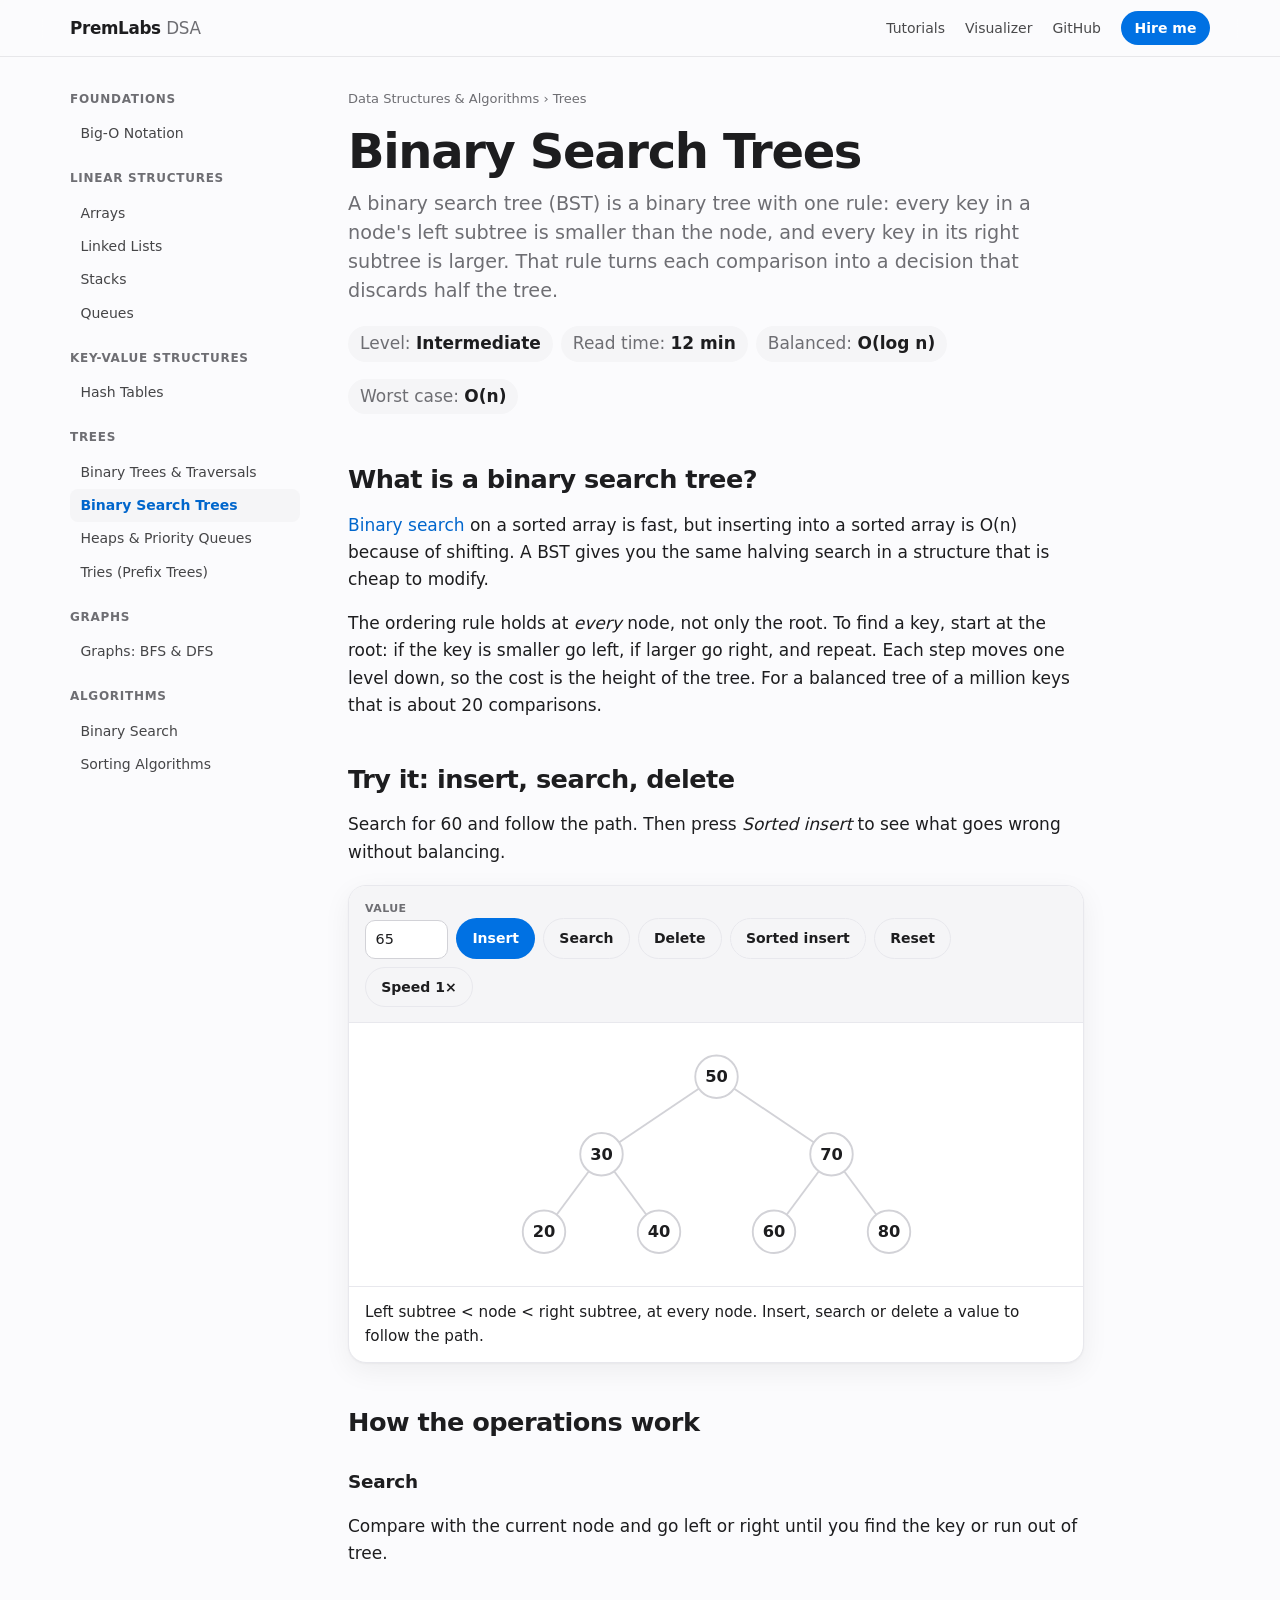
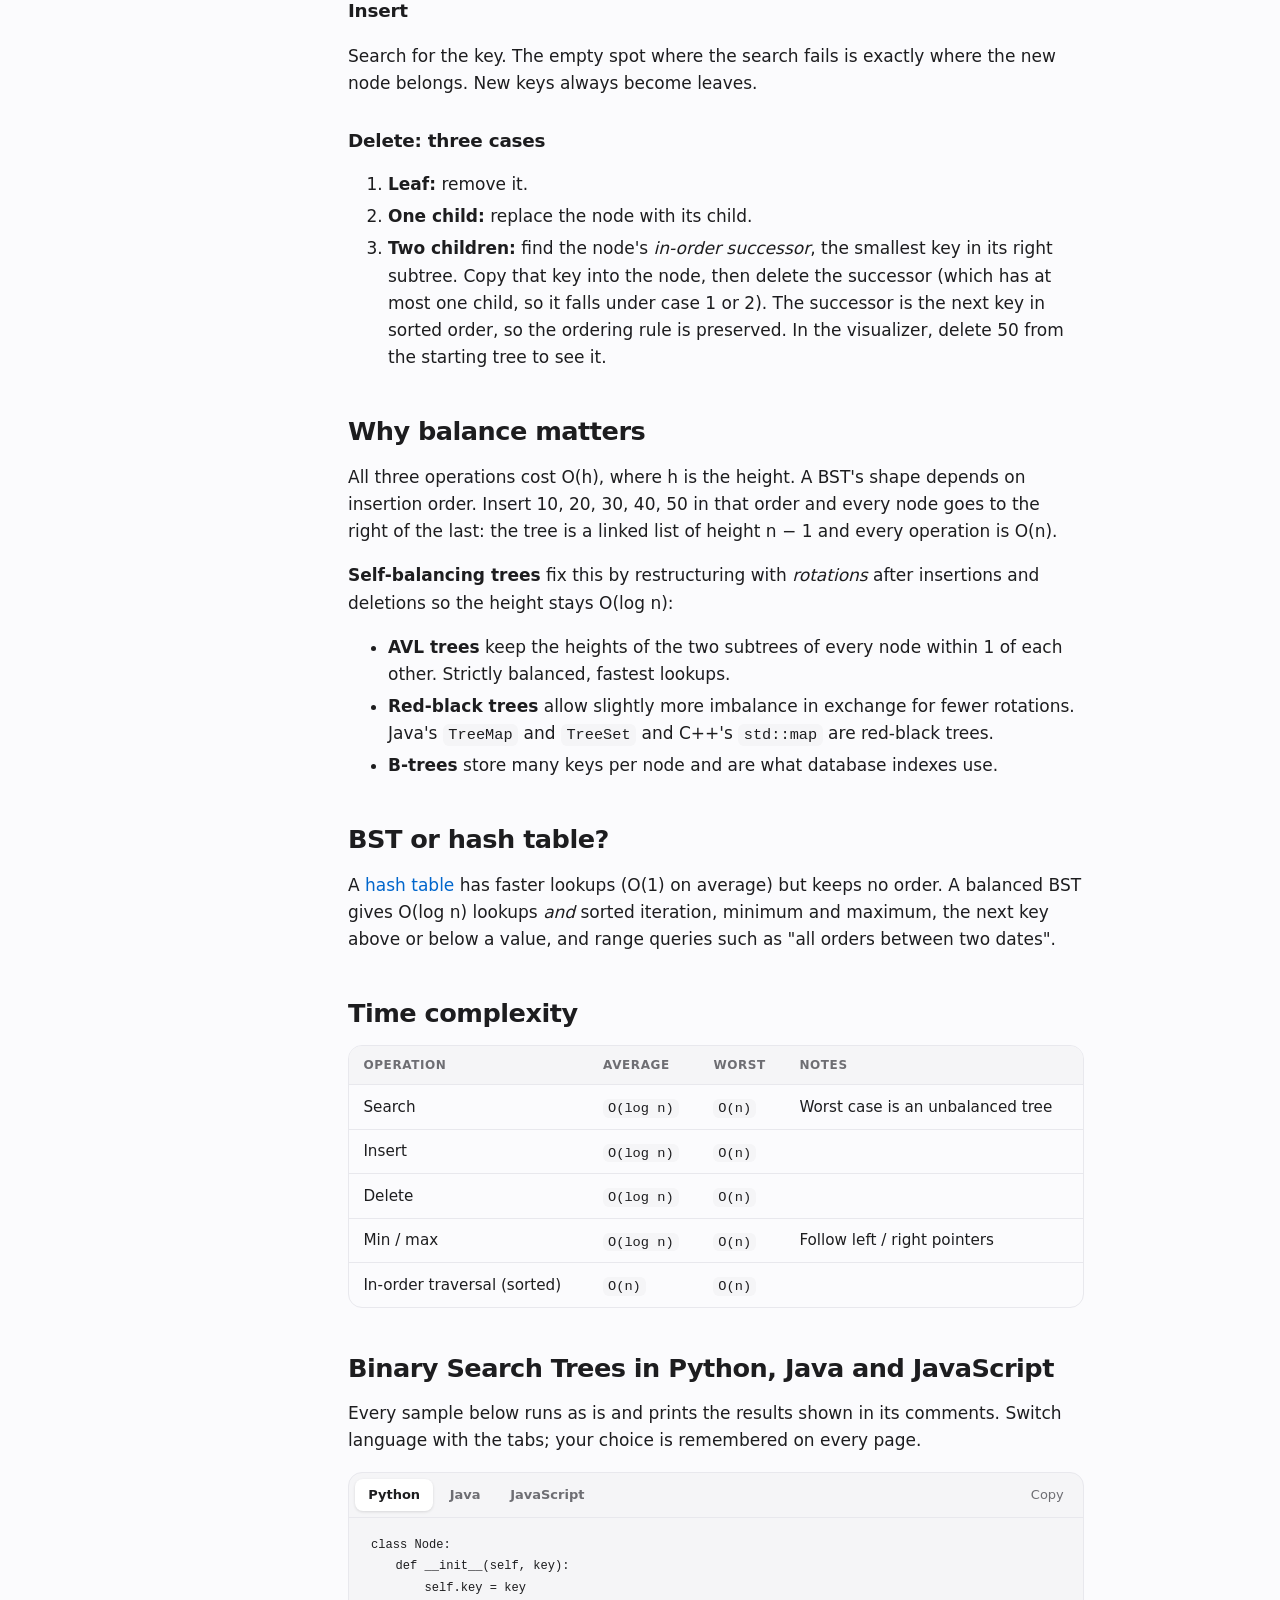
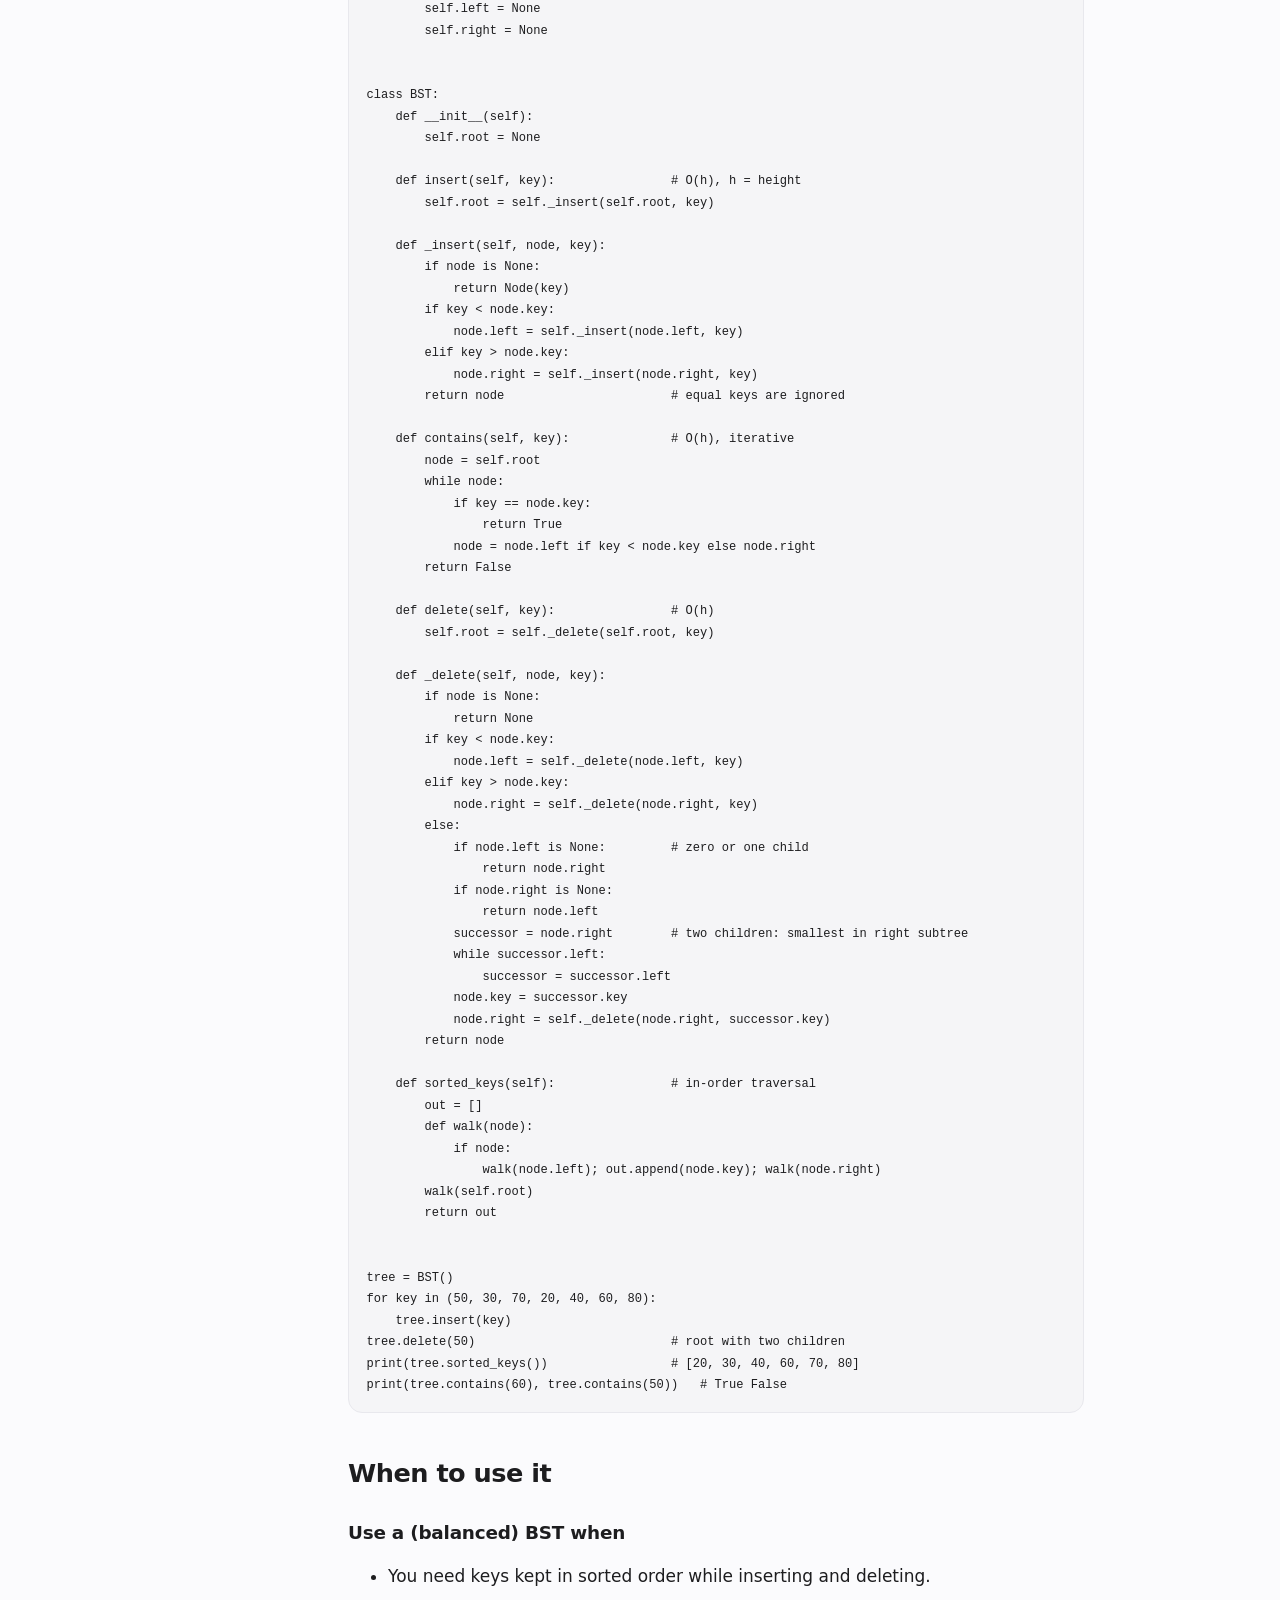
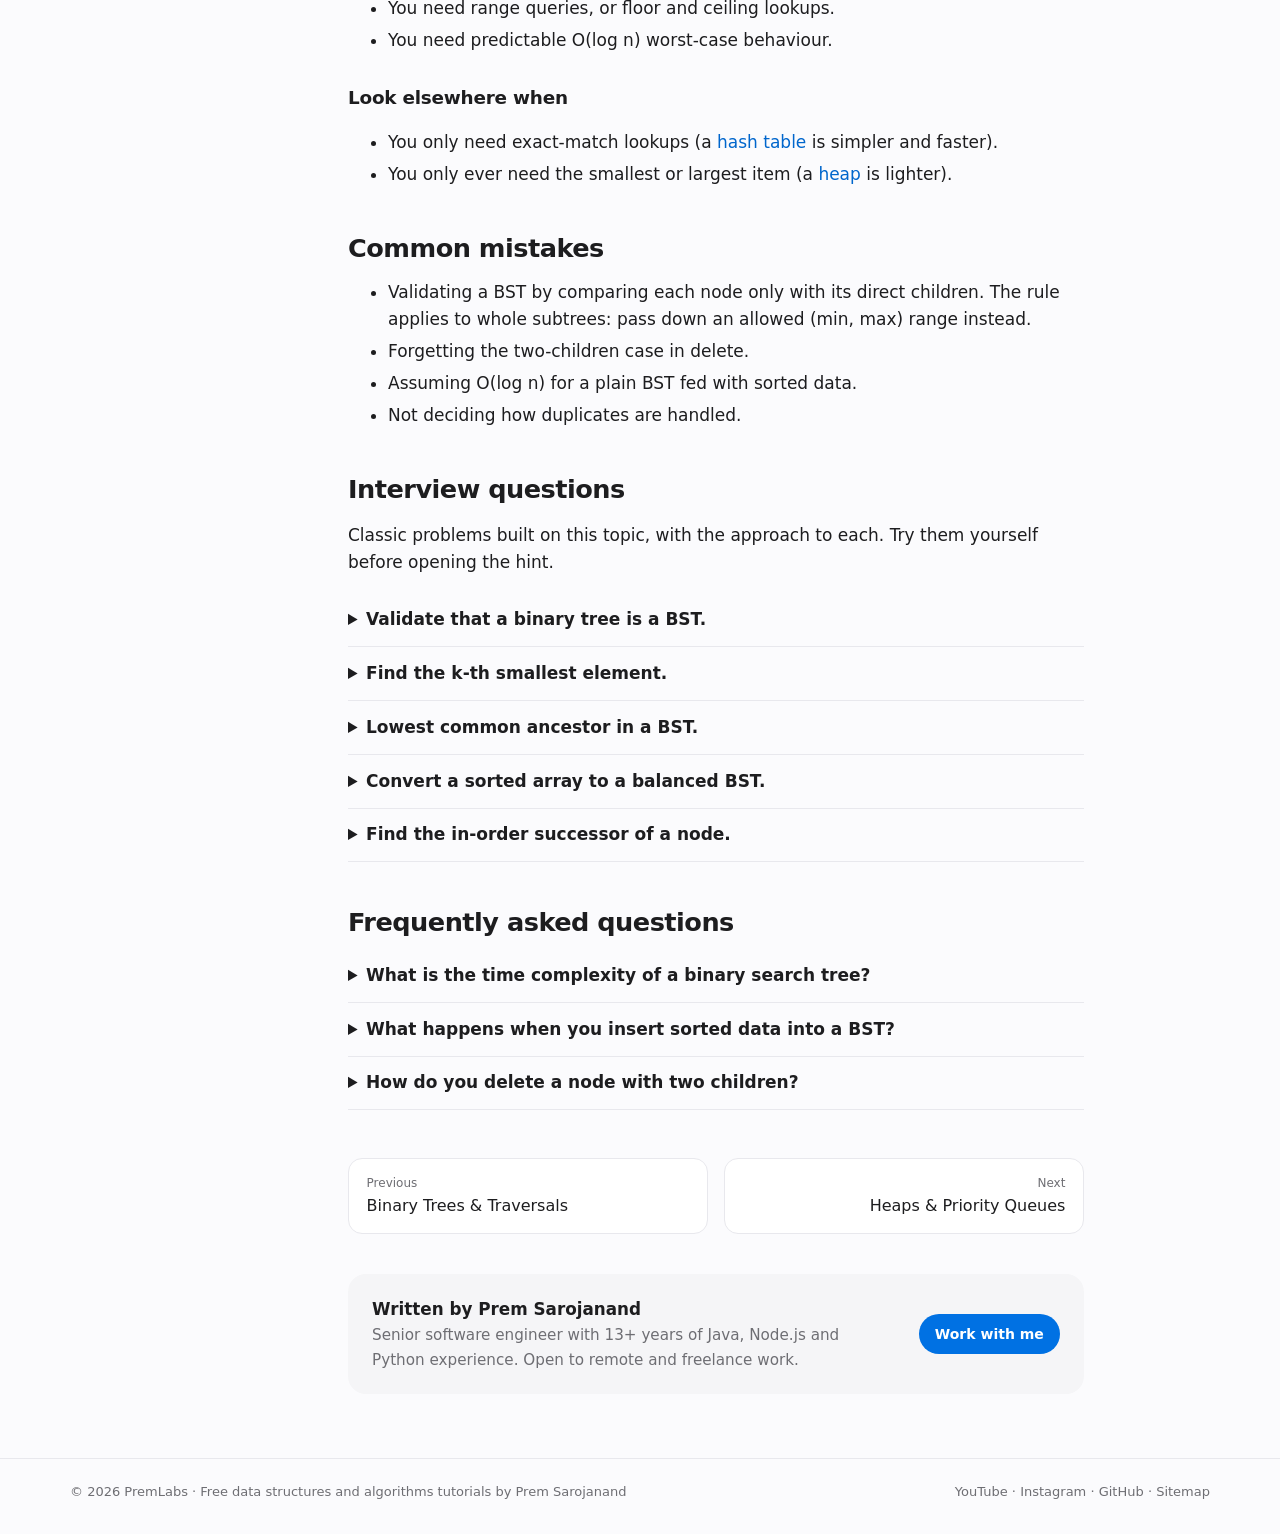
<file: binary-search-tree/index.html>
<!doctype html>
<html lang="en">
<head>
  <meta charset="utf-8">
  <meta name="viewport" content="width=device-width, initial-scale=1">
  <title>Binary Search Tree (BST) Explained Visually: Insert, Search, Delete with Code | PremLabs</title>
  <meta name="description" content="Interactive binary search tree tutorial. Watch insert, search and delete step by step, understand balance and O(log n), with BST code in Python, Java and JavaScript.">
  <meta name="author" content="Prem Sarojanand">
  <meta name="robots" content="index, follow, max-image-preview:large">
  <link rel="canonical" href="https://premlabs.github.io/datastructure/binary-search-tree/">
  <meta name="theme-color" content="#fbfbfd" media="(prefers-color-scheme: light)">
  <meta name="theme-color" content="#000000" media="(prefers-color-scheme: dark)">
  <meta property="og:type" content="article">
  <meta property="og:site_name" content="PremLabs">
  <meta property="og:title" content="Binary Search Tree (BST) Explained Visually: Insert, Search, Delete with Code | PremLabs">
  <meta property="og:description" content="Interactive binary search tree tutorial. Watch insert, search and delete step by step, understand balance and O(log n), with BST code in Python, Java and JavaScript.">
  <meta property="og:url" content="https://premlabs.github.io/datastructure/binary-search-tree/">
  <meta property="og:image" content="https://premlabs.github.io/datastructure/assets/og.png">
  <meta property="og:image:width" content="1200">
  <meta property="og:image:height" content="630">
  <meta name="twitter:card" content="summary_large_image">
  <meta name="twitter:title" content="Binary Search Tree (BST) Explained Visually: Insert, Search, Delete with Code | PremLabs">
  <meta name="twitter:description" content="Interactive binary search tree tutorial. Watch insert, search and delete step by step, understand balance and O(log n), with BST code in Python, Java and JavaScript.">
  <meta name="twitter:image" content="https://premlabs.github.io/datastructure/assets/og.png">
  <link rel="icon" href="../assets/icon.svg" type="image/svg+xml">
  <link rel="stylesheet" href="../assets/site.css?v=2">
  <script src="../assets/viz.js?v=2" defer></script>
  <script type="application/ld+json">{"@context": "https://schema.org", "@graph": [{"@type": ["TechArticle", "LearningResource"], "@id": "https://premlabs.github.io/datastructure/binary-search-tree/#article", "headline": "Binary Search Tree (BST) Explained Visually: Insert, Search, Delete with Code", "name": "Binary Search Trees", "description": "Interactive binary search tree tutorial. Watch insert, search and delete step by step, understand balance and O(log n), with BST code in Python, Java and JavaScript.", "url": "https://premlabs.github.io/datastructure/binary-search-tree/", "mainEntityOfPage": "https://premlabs.github.io/datastructure/binary-search-tree/", "image": "https://premlabs.github.io/datastructure/assets/og.png", "author": {"@type": "Person", "name": "Prem Sarojanand", "url": "https://premlabs.github.io/", "jobTitle": "Senior Software Engineer"}, "publisher": {"@type": "Organization", "name": "PremLabs", "url": "https://premlabs.github.io/", "logo": {"@type": "ImageObject", "url": "https://premlabs.github.io/datastructure/assets/og.png"}}, "datePublished": "2026-11-16", "dateModified": "2026-11-16", "inLanguage": "en", "learningResourceType": "Tutorial", "educationalLevel": "Intermediate", "teaches": "Binary Search Trees", "about": {"@type": "Thing", "name": "Binary Search Trees"}, "isAccessibleForFree": true, "programmingLanguage": ["Python", "Java", "JavaScript"], "isPartOf": {"@id": "https://premlabs.github.io/datastructure/#course"}}, {"@type": "BreadcrumbList", "itemListElement": [{"@type": "ListItem", "position": 1, "name": "PremLabs", "item": "https://premlabs.github.io/"}, {"@type": "ListItem", "position": 2, "name": "Data Structures & Algorithms", "item": "https://premlabs.github.io/datastructure/"}, {"@type": "ListItem", "position": 3, "name": "Binary Search Trees", "item": "https://premlabs.github.io/datastructure/binary-search-tree/"}]}, {"@type": "FAQPage", "mainEntity": [{"@type": "Question", "name": "What is the time complexity of a binary search tree?", "acceptedAnswer": {"@type": "Answer", "text": "Search, insert and delete are O(h), where h is the height. That is O(log n) for a balanced tree and O(n) in the worst case for an unbalanced one."}}, {"@type": "Question", "name": "What happens when you insert sorted data into a BST?", "acceptedAnswer": {"@type": "Answer", "text": "Each new key goes to the right of the previous one, producing a tree shaped like a linked list with O(n) operations. Self-balancing trees such as AVL and red-black trees prevent this."}}, {"@type": "Question", "name": "How do you delete a node with two children?", "acceptedAnswer": {"@type": "Answer", "text": "Replace its key with its in-order successor (the smallest key in its right subtree), then delete that successor node."}}]}]}</script>
  <script>(function(w,d,s,l,i){w[l]=w[l]||[];w[l].push({'gtm.start':new Date().getTime(),event:'gtm.js'});var f=d.getElementsByTagName(s)[0],j=d.createElement(s),dl=l!='dataLayer'?'&l='+l:'';j.async=true;j.src='https://www.googletagmanager.com/gtm.js?id='+i+dl;f.parentNode.insertBefore(j,f);})(window,document,'script','dataLayer','GTM-TLJBPCN6');</script>
  <script async src="https://www.googletagmanager.com/gtag/js?id=G-MZDBK7RPZJ"></script>
  <script>window.dataLayer=window.dataLayer||[];function gtag(){dataLayer.push(arguments);}gtag('js',new Date());gtag('config','G-MZDBK7RPZJ');</script>
</head>
<body>
<noscript><iframe src="https://www.googletagmanager.com/ns.html?id=GTM-TLJBPCN6" height="0" width="0" style="display:none;visibility:hidden" title="Google Tag Manager"></iframe></noscript>
<a class="skip" href="#main">Skip to content</a>
<header class="nav"><div class="nav-in">
  <a class="brand" href="../">PremLabs <span>DSA</span></a>
  <nav class="nav-links" aria-label="Main">
    <a href="../#tutorials">Tutorials</a>
    <a class="opt" href="../sorting-algorithms/">Visualizer</a>
    <a class="opt" href="https://github.com/PremLabs/datastructure">GitHub</a>
    <a class="pill-link" href="https://premlabs.github.io/">Hire me</a>
  </nav>
</div></header>

<div class="layout">
<nav class="side" aria-label="All tutorials"><h2>Foundations</h2><ol><li><a href="../big-o/">Big-O Notation</a></li></ol><h2 style="margin-top:1.2rem">Linear structures</h2><ol><li><a href="../arrays/">Arrays</a></li><li><a href="../linked-list/">Linked Lists</a></li><li><a href="../stack/">Stacks</a></li><li><a href="../queue/">Queues</a></li></ol><h2 style="margin-top:1.2rem">Key-value structures</h2><ol><li><a href="../hash-table/">Hash Tables</a></li></ol><h2 style="margin-top:1.2rem">Trees</h2><ol><li><a href="../binary-tree/">Binary Trees &amp; Traversals</a></li><li><a href="../binary-search-tree/" aria-current="page">Binary Search Trees</a></li><li><a href="../heap/">Heaps &amp; Priority Queues</a></li><li><a href="../trie/">Tries (Prefix Trees)</a></li></ol><h2 style="margin-top:1.2rem">Graphs</h2><ol><li><a href="../graph/">Graphs: BFS &amp; DFS</a></li></ol><h2 style="margin-top:1.2rem">Algorithms</h2><ol><li><a href="../binary-search/">Binary Search</a></li><li><a href="../sorting-algorithms/">Sorting Algorithms</a></li></ol></nav>
<article id="main">
<p class="crumbs"><a href="../">Data Structures &amp; Algorithms</a> › Trees</p>
<h1>Binary Search Trees</h1>
<p class="lede">A binary search tree (BST) is a binary tree with one rule: every key in a node's left subtree is smaller than the node, and every key in its right subtree is larger. That rule turns each comparison into a decision that discards half the tree.</p>
<ul class="facts"><li>Level: <b>Intermediate</b></li><li>Read time: <b>12 min</b></li><li>Balanced: <b>O(log n)</b></li><li>Worst case: <b>O(n)</b></li></ul>

<h2 id="what">What is a binary search tree?</h2>
<p><a href="../binary-search/">Binary search</a> on a sorted array is fast, but inserting into a sorted array is O(n) because of shifting. A BST gives you the same halving search in a structure that is cheap to modify.</p>
<p>The ordering rule holds at <em>every</em> node, not only the root. To find a key, start at the root: if the key is smaller go left, if larger go right, and repeat. Each step moves one level down, so the cost is the height of the tree. For a balanced tree of a million keys that is about 20 comparisons.</p>
<h2 id="visual">Try it: insert, search, delete</h2>
<p>Search for 60 and follow the path. Then press <em>Sorted insert</em> to see what goes wrong without balancing.</p>

<div data-viz="bst" aria-label="Interactive Binary Search Trees visualizer"><noscript><p class="note">The interactive visualizer needs JavaScript. Everything else on this page works without it.</p></noscript></div>

<h2 id="how">How the operations work</h2>
<h3>Search</h3>
<p>Compare with the current node and go left or right until you find the key or run out of tree.</p>
<h3>Insert</h3>
<p>Search for the key. The empty spot where the search fails is exactly where the new node belongs. New keys always become leaves.</p>
<h3>Delete: three cases</h3>
<ol>
<li><strong>Leaf:</strong> remove it.</li>
<li><strong>One child:</strong> replace the node with its child.</li>
<li><strong>Two children:</strong> find the node's <em>in-order successor</em>, the smallest key in its right subtree. Copy that key into the node, then delete the successor (which has at most one child, so it falls under case 1 or 2). The successor is the next key in sorted order, so the ordering rule is preserved. In the visualizer, delete 50 from the starting tree to see it.</li>
</ol>
<h2 id="balance">Why balance matters</h2>
<p>All three operations cost O(h), where h is the height. A BST's shape depends on insertion order. Insert 10, 20, 30, 40, 50 in that order and every node goes to the right of the last: the tree is a linked list of height n − 1 and every operation is O(n).</p>
<p><strong>Self-balancing trees</strong> fix this by restructuring with <em>rotations</em> after insertions and deletions so the height stays O(log n):</p>
<ul>
<li><strong>AVL trees</strong> keep the heights of the two subtrees of every node within 1 of each other. Strictly balanced, fastest lookups.</li>
<li><strong>Red-black trees</strong> allow slightly more imbalance in exchange for fewer rotations. Java's <code>TreeMap</code> and <code>TreeSet</code> and C++'s <code>std::map</code> are red-black trees.</li>
<li><strong>B-trees</strong> store many keys per node and are what database indexes use.</li>
</ul>
<h2 id="vs-hash">BST or hash table?</h2>
<p>A <a href="../hash-table/">hash table</a> has faster lookups (O(1) on average) but keeps no order. A balanced BST gives O(log n) lookups <em>and</em> sorted iteration, minimum and maximum, the next key above or below a value, and range queries such as "all orders between two dates".</p>

<h2 id="complexity">Time complexity</h2>
<div class="tablewrap"><table><thead><tr><th>Operation</th><th>Average</th><th>Worst</th><th>Notes</th></tr></thead><tbody><tr><td>Search</td><td><code>O(log n)</code></td><td><code>O(n)</code></td><td>Worst case is an unbalanced tree</td></tr><tr><td>Insert</td><td><code>O(log n)</code></td><td><code>O(n)</code></td><td></td></tr><tr><td>Delete</td><td><code>O(log n)</code></td><td><code>O(n)</code></td><td></td></tr><tr><td>Min / max</td><td><code>O(log n)</code></td><td><code>O(n)</code></td><td>Follow left / right pointers</td></tr><tr><td>In-order traversal (sorted)</td><td><code>O(n)</code></td><td><code>O(n)</code></td><td></td></tr></tbody></table></div>
<h2 id="code">Binary Search Trees in Python, Java and JavaScript</h2>
<p>Every sample below runs as is and prints the results shown in its comments. Switch language with the tabs; your choice is remembered on every page.</p>
<div class="code"><div class="tabs" role="tablist" aria-label="Language"><button type="button" role="tab" data-lang="py" aria-selected="true" tabindex="0">Python</button><button type="button" role="tab" data-lang="java" aria-selected="false" tabindex="-1">Java</button><button type="button" role="tab" data-lang="js" aria-selected="false" tabindex="-1">JavaScript</button><button type="button" class="copy">Copy</button></div><pre data-lang="py" role="tabpanel" aria-label="Python code"><code>class Node:
    def __init__(self, key):
        self.key = key
        self.left = None
        self.right = None


class BST:
    def __init__(self):
        self.root = None

    def insert(self, key):                # O(h), h = height
        self.root = self._insert(self.root, key)

    def _insert(self, node, key):
        if node is None:
            return Node(key)
        if key &lt; node.key:
            node.left = self._insert(node.left, key)
        elif key &gt; node.key:
            node.right = self._insert(node.right, key)
        return node                       # equal keys are ignored

    def contains(self, key):              # O(h), iterative
        node = self.root
        while node:
            if key == node.key:
                return True
            node = node.left if key &lt; node.key else node.right
        return False

    def delete(self, key):                # O(h)
        self.root = self._delete(self.root, key)

    def _delete(self, node, key):
        if node is None:
            return None
        if key &lt; node.key:
            node.left = self._delete(node.left, key)
        elif key &gt; node.key:
            node.right = self._delete(node.right, key)
        else:
            if node.left is None:         # zero or one child
                return node.right
            if node.right is None:
                return node.left
            successor = node.right        # two children: smallest in right subtree
            while successor.left:
                successor = successor.left
            node.key = successor.key
            node.right = self._delete(node.right, successor.key)
        return node

    def sorted_keys(self):                # in-order traversal
        out = []
        def walk(node):
            if node:
                walk(node.left); out.append(node.key); walk(node.right)
        walk(self.root)
        return out


tree = BST()
for key in (50, 30, 70, 20, 40, 60, 80):
    tree.insert(key)
tree.delete(50)                           # root with two children
print(tree.sorted_keys())                 # [20, 30, 40, 60, 70, 80]
print(tree.contains(60), tree.contains(50))   # True False</code></pre><pre data-lang="java" role="tabpanel" aria-label="Java code" hidden><code>import java.util.ArrayList;
import java.util.List;

public class BST {
    private static class Node {
        int key; Node left, right;
        Node(int key) { this.key = key; }
    }

    private Node root;

    public void insert(int key) { root = insert(root, key); }       // O(h), h = height

    private Node insert(Node node, int key) {
        if (node == null) return new Node(key);
        if (key &lt; node.key) node.left = insert(node.left, key);
        else if (key &gt; node.key) node.right = insert(node.right, key);
        return node;                                                // equal keys are ignored
    }

    public boolean contains(int key) {                              // O(h), iterative
        Node node = root;
        while (node != null) {
            if (key == node.key) return true;
            node = key &lt; node.key ? node.left : node.right;
        }
        return false;
    }

    public void delete(int key) { root = delete(root, key); }       // O(h)

    private Node delete(Node node, int key) {
        if (node == null) return null;
        if (key &lt; node.key) node.left = delete(node.left, key);
        else if (key &gt; node.key) node.right = delete(node.right, key);
        else {
            if (node.left == null) return node.right;               // zero or one child
            if (node.right == null) return node.left;
            Node successor = node.right;                            // two children
            while (successor.left != null) successor = successor.left;
            node.key = successor.key;
            node.right = delete(node.right, successor.key);
        }
        return node;
    }

    public List&lt;Integer&gt; sortedKeys() {                             // in-order traversal
        List&lt;Integer&gt; out = new ArrayList&lt;&gt;();
        walk(root, out);
        return out;
    }

    private void walk(Node node, List&lt;Integer&gt; out) {
        if (node == null) return;
        walk(node.left, out); out.add(node.key); walk(node.right, out);
    }

    public static void main(String[] args) {
        BST tree = new BST();
        for (int key : new int[]{50, 30, 70, 20, 40, 60, 80}) tree.insert(key);
        tree.delete(50);                                            // root with two children
        System.out.println(tree.sortedKeys());                      // [20, 30, 40, 60, 70, 80]
        System.out.println(tree.contains(60) + &quot; &quot; + tree.contains(50)); // true false
    }
}</code></pre><pre data-lang="js" role="tabpanel" aria-label="JavaScript code" hidden><code>class Node {
  constructor(key) { this.key = key; this.left = null; this.right = null; }
}

class BST {
  root = null;

  insert(key) { this.root = this.#insert(this.root, key); }   // O(h), h = height

  #insert(node, key) {
    if (!node) return new Node(key);
    if (key &lt; node.key) node.left = this.#insert(node.left, key);
    else if (key &gt; node.key) node.right = this.#insert(node.right, key);
    return node;                                              // equal keys are ignored
  }

  contains(key) {                                             // O(h), iterative
    let node = this.root;
    while (node) {
      if (key === node.key) return true;
      node = key &lt; node.key ? node.left : node.right;
    }
    return false;
  }

  delete(key) { this.root = this.#delete(this.root, key); }   // O(h)

  #delete(node, key) {
    if (!node) return null;
    if (key &lt; node.key) node.left = this.#delete(node.left, key);
    else if (key &gt; node.key) node.right = this.#delete(node.right, key);
    else {
      if (!node.left) return node.right;                      // zero or one child
      if (!node.right) return node.left;
      let successor = node.right;                             // two children
      while (successor.left) successor = successor.left;
      node.key = successor.key;
      node.right = this.#delete(node.right, successor.key);
    }
    return node;
  }

  sortedKeys() {                                              // in-order traversal
    const out = [];
    const walk = node =&gt; { if (node) { walk(node.left); out.push(node.key); walk(node.right); } };
    walk(this.root);
    return out;
  }
}

const tree = new BST();
[50, 30, 70, 20, 40, 60, 80].forEach(key =&gt; tree.insert(key));
tree.delete(50);                                              // root with two children
console.log(tree.sortedKeys());                               // [20, 30, 40, 60, 70, 80]
console.log(tree.contains(60), tree.contains(50));            // true false</code></pre></div>
<h2 id="when">When to use it</h2>
<h3>Use a (balanced) BST when</h3><ul><li>You need keys kept in sorted order while inserting and deleting.</li><li>You need range queries, or floor and ceiling lookups.</li><li>You need predictable O(log n) worst-case behaviour.</li></ul>
<h3>Look elsewhere when</h3><ul><li>You only need exact-match lookups (a <a href="../hash-table/">hash table</a> is simpler and faster).</li><li>You only ever need the smallest or largest item (a <a href="../heap/">heap</a> is lighter).</li></ul>
<h2 id="mistakes">Common mistakes</h2><ul><li>Validating a BST by comparing each node only with its direct children. The rule applies to whole subtrees: pass down an allowed (min, max) range instead.</li><li>Forgetting the two-children case in delete.</li><li>Assuming O(log n) for a plain BST fed with sorted data.</li><li>Not deciding how duplicates are handled.</li></ul>
<h2 id="interview">Interview questions</h2><p>Classic problems built on this topic, with the approach to each. Try them yourself before opening the hint.</p>
<details><summary>Validate that a binary tree is a BST.</summary><p>Recurse with a lower and upper bound for each node, or check that the in-order traversal is strictly increasing.</p></details><details><summary>Find the k-th smallest element.</summary><p>In-order traversal, stopping at the k-th node visited.</p></details><details><summary>Lowest common ancestor in a BST.</summary><p>Walk from the root: the first node whose key lies between the two targets is the answer.</p></details><details><summary>Convert a sorted array to a balanced BST.</summary><p>Make the middle element the root and build the left and right halves recursively.</p></details><details><summary>Find the in-order successor of a node.</summary><p>If it has a right child, the leftmost node of that subtree; otherwise the nearest ancestor for which the node is in the left subtree.</p></details>
<h2 id="faq">Frequently asked questions</h2>
<details><summary>What is the time complexity of a binary search tree?</summary><p>Search, insert and delete are O(h), where h is the height. That is O(log n) for a balanced tree and O(n) in the worst case for an unbalanced one.</p></details><details><summary>What happens when you insert sorted data into a BST?</summary><p>Each new key goes to the right of the previous one, producing a tree shaped like a linked list with O(n) operations. Self-balancing trees such as AVL and red-black trees prevent this.</p></details><details><summary>How do you delete a node with two children?</summary><p>Replace its key with its in-order successor (the smallest key in its right subtree), then delete that successor node.</p></details>
<nav class="pager" aria-label="Next and previous tutorials"><a href="../binary-tree/" rel="prev"><small>Previous</small>Binary Trees &amp; Traversals</a><a class="next" href="../heap/" rel="next"><small>Next</small>Heaps &amp; Priority Queues</a></nav>
<aside class="hire"><p><b>Written by Prem Sarojanand</b>Senior software engineer with 13+ years of Java, Node.js and Python experience. Open to remote and freelance work.</p><a class="btn primary" href="https://premlabs.github.io/#contact">Work with me</a></aside>
</article></div>
<footer><div class="foot">
  <span>© 2026 PremLabs · Free data structures and algorithms tutorials by <a href="https://premlabs.github.io/">Prem Sarojanand</a></span>
  <span><a href="https://www.youtube.com/@PremLabs-s05w" rel="me">YouTube</a> · <a href="https://www.instagram.com/tech.coders/" rel="me">Instagram</a> · <a href="https://github.com/PremLabs" rel="me">GitHub</a> · <a href="https://premlabs.github.io/datastructure/sitemap.xml">Sitemap</a></span>
</div></footer>
</body>
</html>
</file>
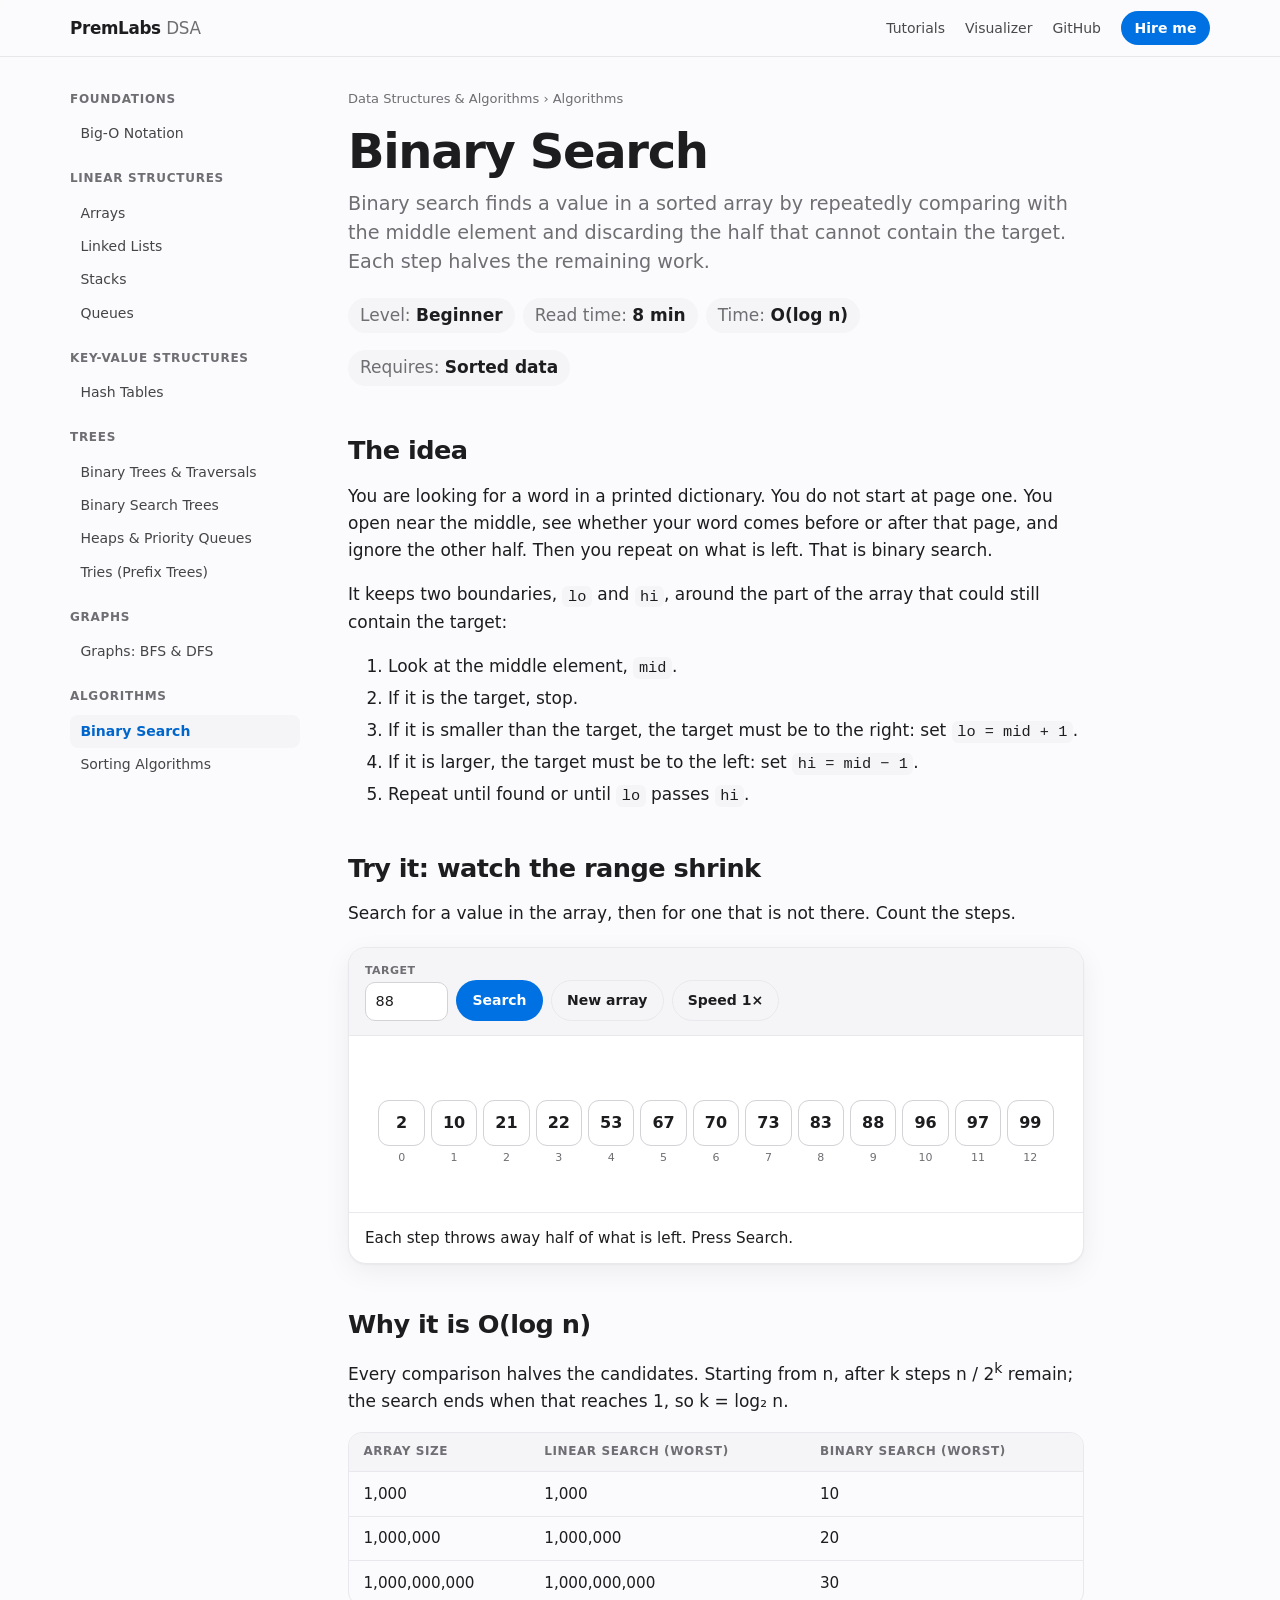
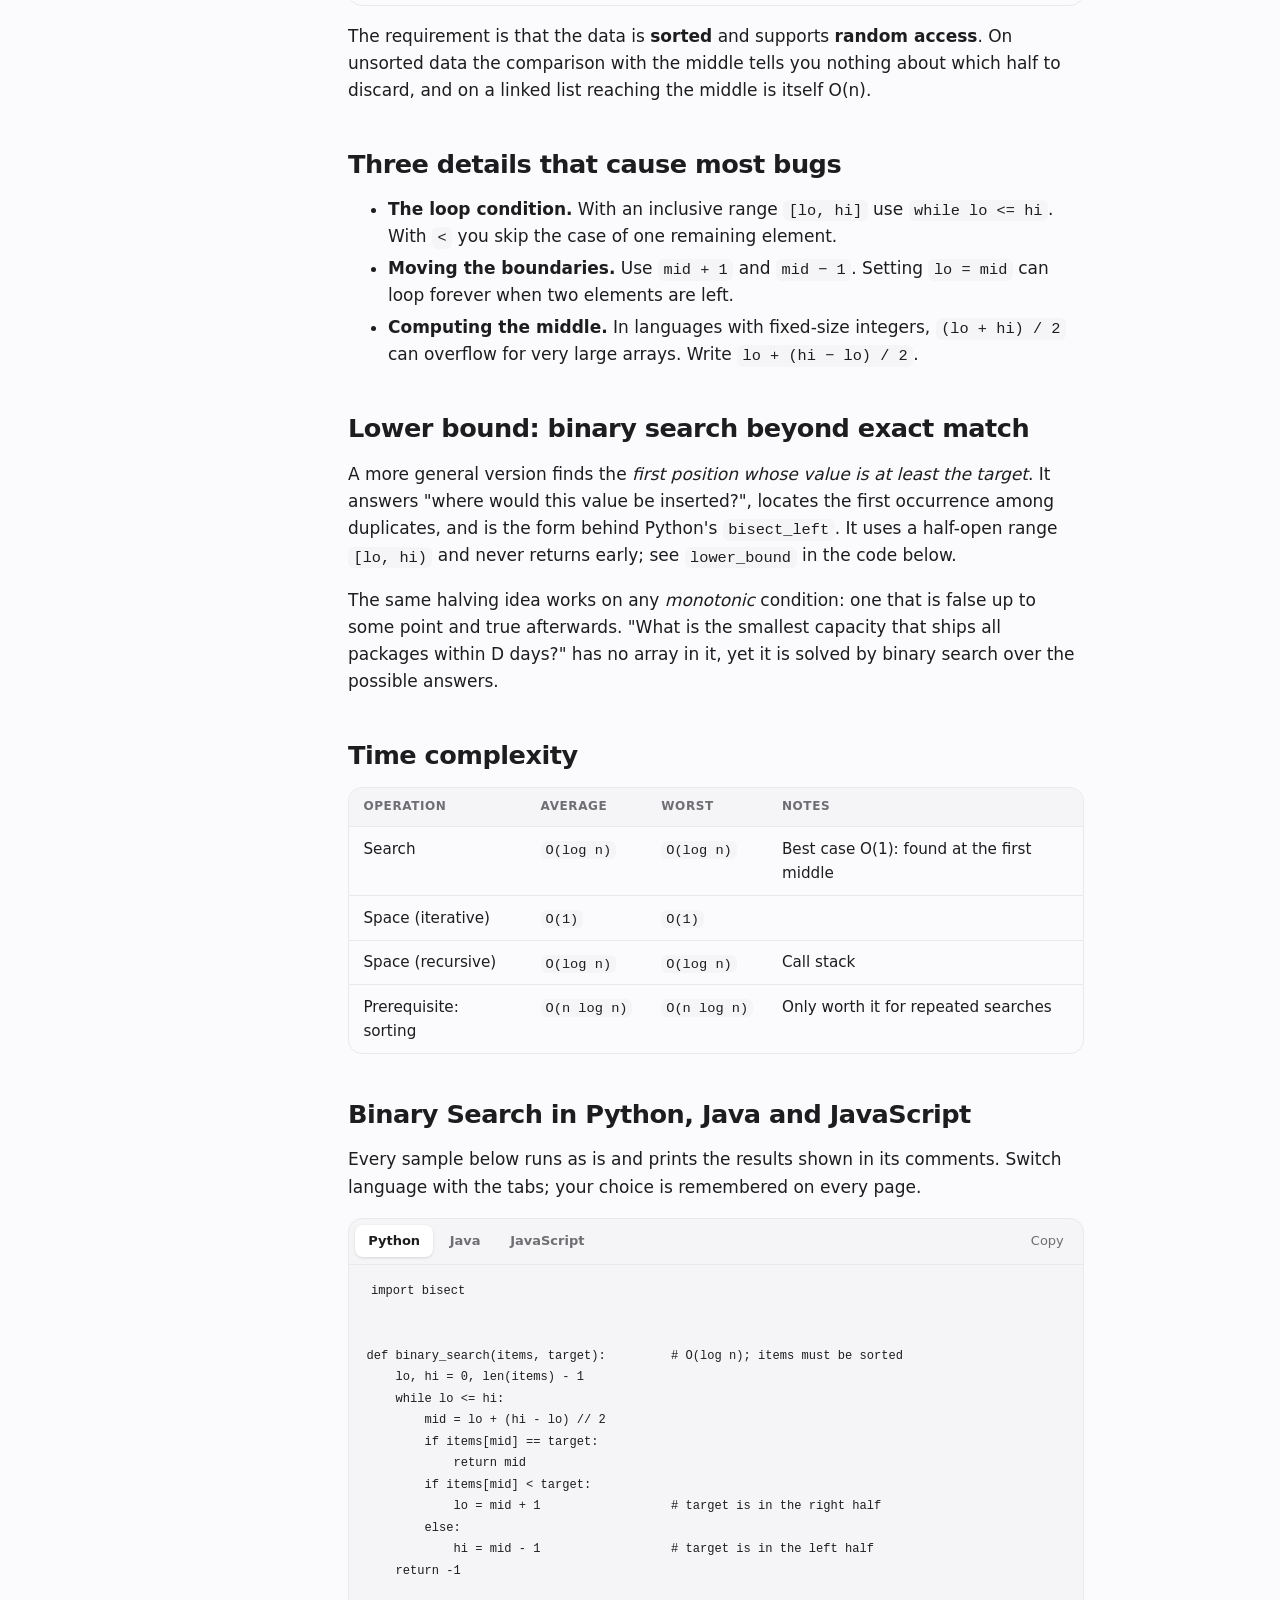
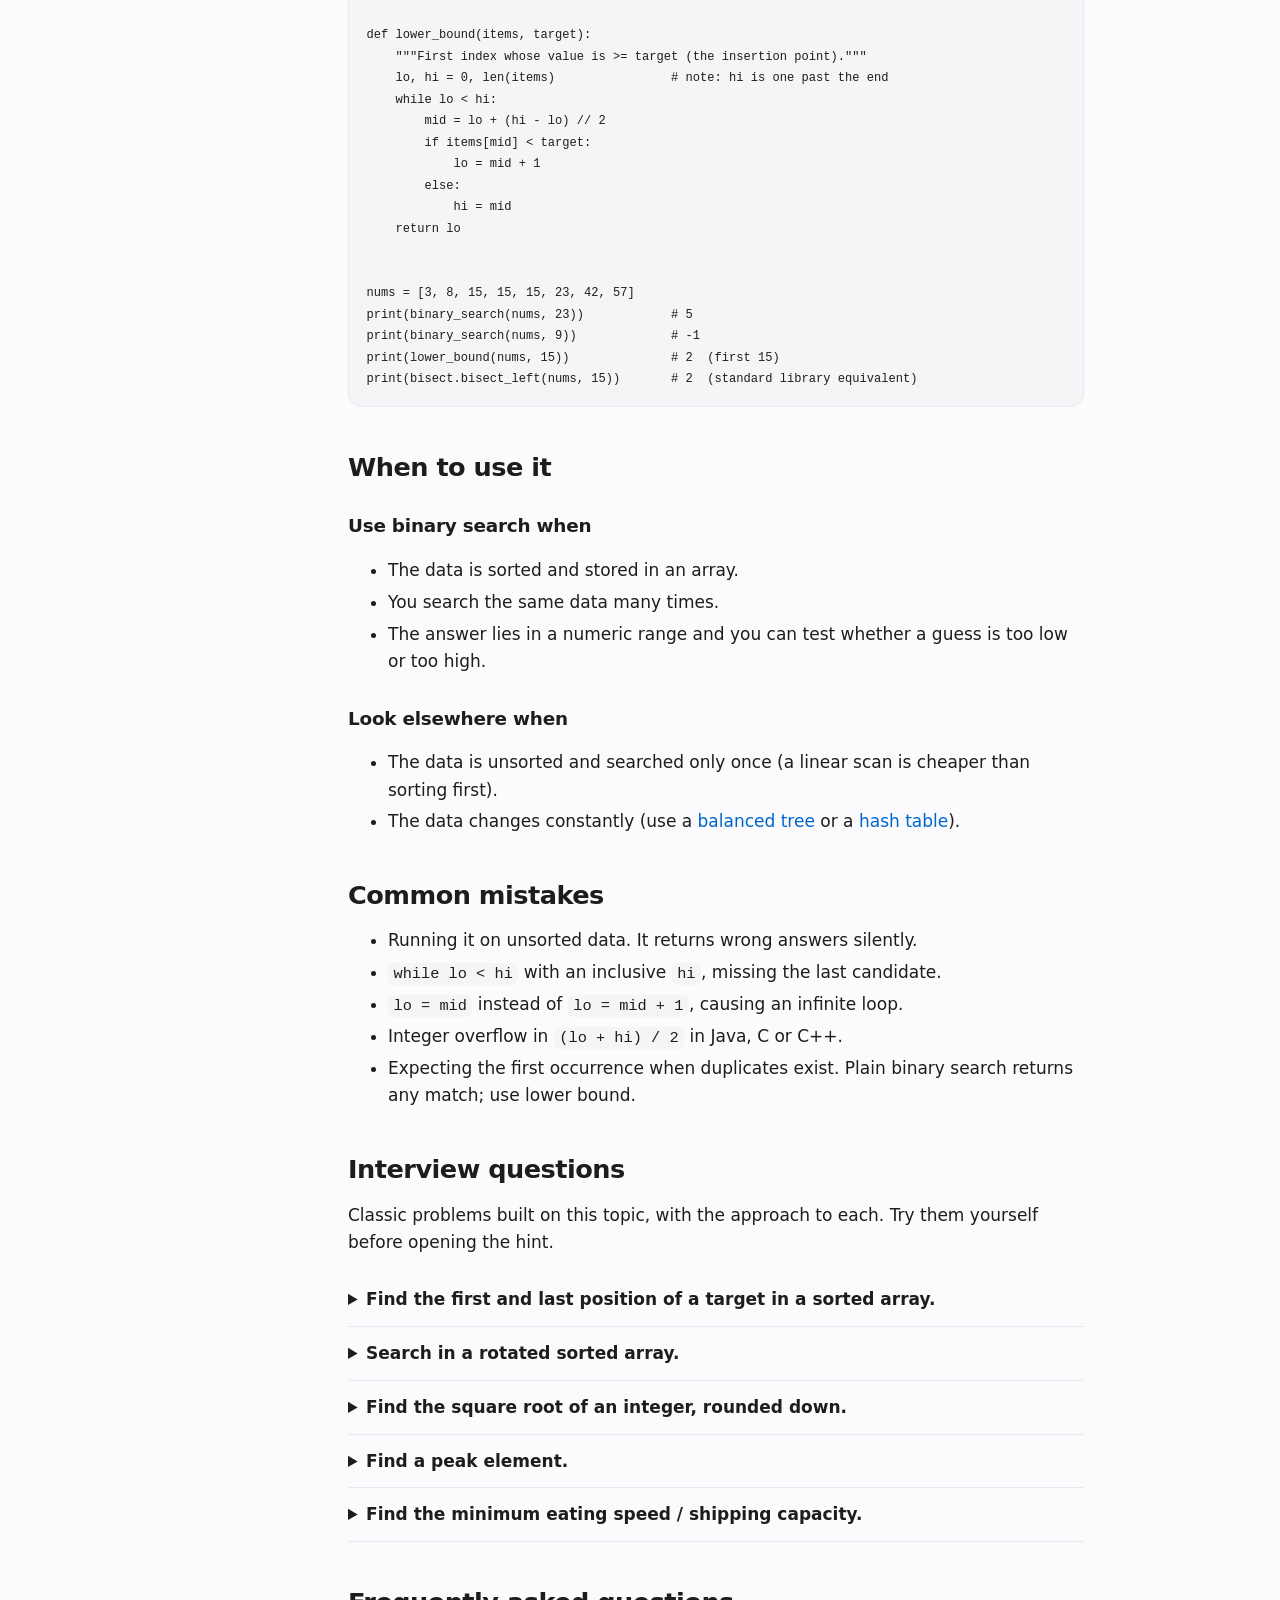
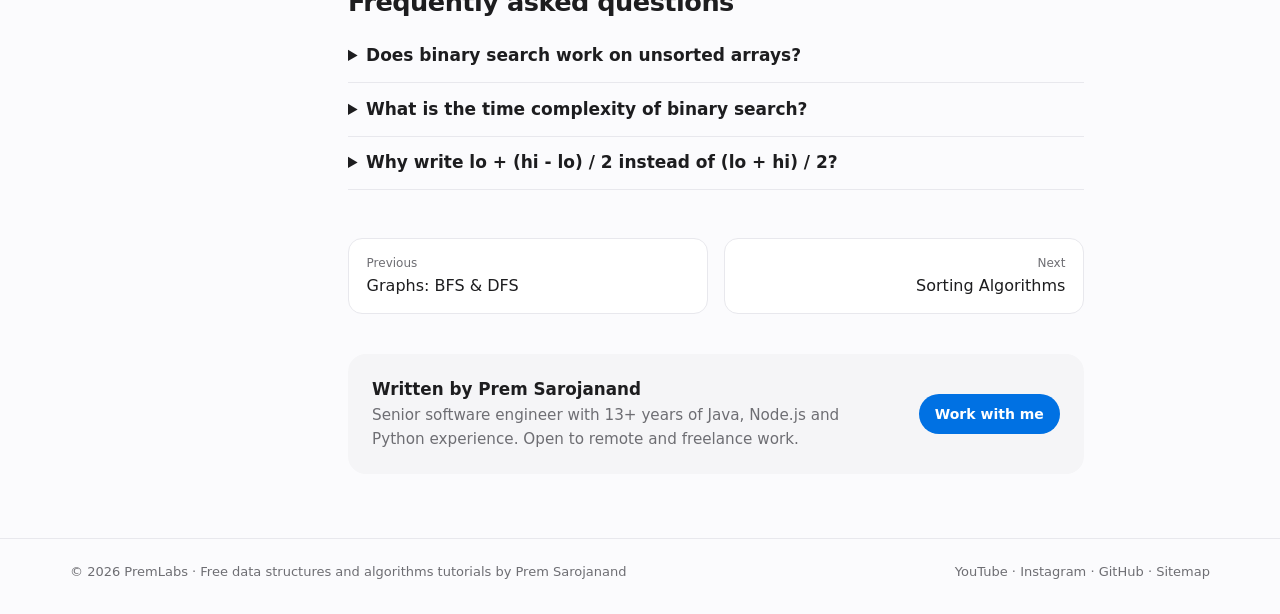
<file: binary-search/index.html>
<!doctype html>
<html lang="en">
<head>
  <meta charset="utf-8">
  <meta name="viewport" content="width=device-width, initial-scale=1">
  <title>Binary Search Explained Visually: Step-by-Step Algorithm with Code | PremLabs</title>
  <meta name="description" content="Interactive binary search tutorial. Watch lo, mid and hi move as the search space halves, learn lower bound and common bugs, with code in Python, Java and JavaScript.">
  <meta name="author" content="Prem Sarojanand">
  <meta name="robots" content="index, follow, max-image-preview:large">
  <link rel="canonical" href="https://premlabs.github.io/datastructure/binary-search/">
  <meta name="theme-color" content="#fbfbfd" media="(prefers-color-scheme: light)">
  <meta name="theme-color" content="#000000" media="(prefers-color-scheme: dark)">
  <meta property="og:type" content="article">
  <meta property="og:site_name" content="PremLabs">
  <meta property="og:title" content="Binary Search Explained Visually: Step-by-Step Algorithm with Code | PremLabs">
  <meta property="og:description" content="Interactive binary search tutorial. Watch lo, mid and hi move as the search space halves, learn lower bound and common bugs, with code in Python, Java and JavaScript.">
  <meta property="og:url" content="https://premlabs.github.io/datastructure/binary-search/">
  <meta property="og:image" content="https://premlabs.github.io/datastructure/assets/og.png">
  <meta property="og:image:width" content="1200">
  <meta property="og:image:height" content="630">
  <meta name="twitter:card" content="summary_large_image">
  <meta name="twitter:title" content="Binary Search Explained Visually: Step-by-Step Algorithm with Code | PremLabs">
  <meta name="twitter:description" content="Interactive binary search tutorial. Watch lo, mid and hi move as the search space halves, learn lower bound and common bugs, with code in Python, Java and JavaScript.">
  <meta name="twitter:image" content="https://premlabs.github.io/datastructure/assets/og.png">
  <link rel="icon" href="../assets/icon.svg" type="image/svg+xml">
  <link rel="stylesheet" href="../assets/site.css?v=2">
  <script src="../assets/viz.js?v=2" defer></script>
  <script type="application/ld+json">{"@context": "https://schema.org", "@graph": [{"@type": ["TechArticle", "LearningResource"], "@id": "https://premlabs.github.io/datastructure/binary-search/#article", "headline": "Binary Search Explained Visually: Step-by-Step Algorithm with Code", "name": "Binary Search", "description": "Interactive binary search tutorial. Watch lo, mid and hi move as the search space halves, learn lower bound and common bugs, with code in Python, Java and JavaScript.", "url": "https://premlabs.github.io/datastructure/binary-search/", "mainEntityOfPage": "https://premlabs.github.io/datastructure/binary-search/", "image": "https://premlabs.github.io/datastructure/assets/og.png", "author": {"@type": "Person", "name": "Prem Sarojanand", "url": "https://premlabs.github.io/", "jobTitle": "Senior Software Engineer"}, "publisher": {"@type": "Organization", "name": "PremLabs", "url": "https://premlabs.github.io/", "logo": {"@type": "ImageObject", "url": "https://premlabs.github.io/datastructure/assets/og.png"}}, "datePublished": "2026-11-16", "dateModified": "2026-11-16", "inLanguage": "en", "learningResourceType": "Tutorial", "educationalLevel": "Beginner", "teaches": "Binary Search", "about": {"@type": "Thing", "name": "Binary Search"}, "isAccessibleForFree": true, "programmingLanguage": ["Python", "Java", "JavaScript"], "isPartOf": {"@id": "https://premlabs.github.io/datastructure/#course"}}, {"@type": "BreadcrumbList", "itemListElement": [{"@type": "ListItem", "position": 1, "name": "PremLabs", "item": "https://premlabs.github.io/"}, {"@type": "ListItem", "position": 2, "name": "Data Structures & Algorithms", "item": "https://premlabs.github.io/datastructure/"}, {"@type": "ListItem", "position": 3, "name": "Binary Search", "item": "https://premlabs.github.io/datastructure/binary-search/"}]}, {"@type": "FAQPage", "mainEntity": [{"@type": "Question", "name": "Does binary search work on unsorted arrays?", "acceptedAnswer": {"@type": "Answer", "text": "No. It depends on knowing that everything left of the middle is smaller and everything right is larger. On unsorted data use a linear scan, or sort first if you will search many times."}}, {"@type": "Question", "name": "What is the time complexity of binary search?", "acceptedAnswer": {"@type": "Answer", "text": "O(log n) time and O(1) extra space for the iterative version. A million sorted items need at most about 20 comparisons."}}, {"@type": "Question", "name": "Why write lo + (hi - lo) / 2 instead of (lo + hi) / 2?", "acceptedAnswer": {"@type": "Answer", "text": "Both give the same middle, but lo + hi can exceed the maximum value of a fixed-size integer for very large arrays. The first form cannot overflow."}}]}]}</script>
  <script>(function(w,d,s,l,i){w[l]=w[l]||[];w[l].push({'gtm.start':new Date().getTime(),event:'gtm.js'});var f=d.getElementsByTagName(s)[0],j=d.createElement(s),dl=l!='dataLayer'?'&l='+l:'';j.async=true;j.src='https://www.googletagmanager.com/gtm.js?id='+i+dl;f.parentNode.insertBefore(j,f);})(window,document,'script','dataLayer','GTM-TLJBPCN6');</script>
  <script async src="https://www.googletagmanager.com/gtag/js?id=G-MZDBK7RPZJ"></script>
  <script>window.dataLayer=window.dataLayer||[];function gtag(){dataLayer.push(arguments);}gtag('js',new Date());gtag('config','G-MZDBK7RPZJ');</script>
</head>
<body>
<noscript><iframe src="https://www.googletagmanager.com/ns.html?id=GTM-TLJBPCN6" height="0" width="0" style="display:none;visibility:hidden" title="Google Tag Manager"></iframe></noscript>
<a class="skip" href="#main">Skip to content</a>
<header class="nav"><div class="nav-in">
  <a class="brand" href="../">PremLabs <span>DSA</span></a>
  <nav class="nav-links" aria-label="Main">
    <a href="../#tutorials">Tutorials</a>
    <a class="opt" href="../sorting-algorithms/">Visualizer</a>
    <a class="opt" href="https://github.com/PremLabs/datastructure">GitHub</a>
    <a class="pill-link" href="https://premlabs.github.io/">Hire me</a>
  </nav>
</div></header>

<div class="layout">
<nav class="side" aria-label="All tutorials"><h2>Foundations</h2><ol><li><a href="../big-o/">Big-O Notation</a></li></ol><h2 style="margin-top:1.2rem">Linear structures</h2><ol><li><a href="../arrays/">Arrays</a></li><li><a href="../linked-list/">Linked Lists</a></li><li><a href="../stack/">Stacks</a></li><li><a href="../queue/">Queues</a></li></ol><h2 style="margin-top:1.2rem">Key-value structures</h2><ol><li><a href="../hash-table/">Hash Tables</a></li></ol><h2 style="margin-top:1.2rem">Trees</h2><ol><li><a href="../binary-tree/">Binary Trees &amp; Traversals</a></li><li><a href="../binary-search-tree/">Binary Search Trees</a></li><li><a href="../heap/">Heaps &amp; Priority Queues</a></li><li><a href="../trie/">Tries (Prefix Trees)</a></li></ol><h2 style="margin-top:1.2rem">Graphs</h2><ol><li><a href="../graph/">Graphs: BFS &amp; DFS</a></li></ol><h2 style="margin-top:1.2rem">Algorithms</h2><ol><li><a href="../binary-search/" aria-current="page">Binary Search</a></li><li><a href="../sorting-algorithms/">Sorting Algorithms</a></li></ol></nav>
<article id="main">
<p class="crumbs"><a href="../">Data Structures &amp; Algorithms</a> › Algorithms</p>
<h1>Binary Search</h1>
<p class="lede">Binary search finds a value in a sorted array by repeatedly comparing with the middle element and discarding the half that cannot contain the target. Each step halves the remaining work.</p>
<ul class="facts"><li>Level: <b>Beginner</b></li><li>Read time: <b>8 min</b></li><li>Time: <b>O(log n)</b></li><li>Requires: <b>Sorted data</b></li></ul>

<h2 id="what">The idea</h2>
<p>You are looking for a word in a printed dictionary. You do not start at page one. You open near the middle, see whether your word comes before or after that page, and ignore the other half. Then you repeat on what is left. That is binary search.</p>
<p>It keeps two boundaries, <code>lo</code> and <code>hi</code>, around the part of the array that could still contain the target:</p>
<ol>
<li>Look at the middle element, <code>mid</code>.</li>
<li>If it is the target, stop.</li>
<li>If it is smaller than the target, the target must be to the right: set <code>lo = mid + 1</code>.</li>
<li>If it is larger, the target must be to the left: set <code>hi = mid − 1</code>.</li>
<li>Repeat until found or until <code>lo</code> passes <code>hi</code>.</li>
</ol>
<h2 id="visual">Try it: watch the range shrink</h2>
<p>Search for a value in the array, then for one that is not there. Count the steps.</p>

<div data-viz="binarysearch" aria-label="Interactive Binary Search visualizer"><noscript><p class="note">The interactive visualizer needs JavaScript. Everything else on this page works without it.</p></noscript></div>

<h2 id="why">Why it is O(log n)</h2>
<p>Every comparison halves the candidates. Starting from n, after k steps n / 2<sup>k</sup> remain; the search ends when that reaches 1, so k = log₂ n.</p>
<div class="tablewrap"><table>
<thead><tr><th>Array size</th><th>Linear search (worst)</th><th>Binary search (worst)</th></tr></thead>
<tbody>
<tr><td>1,000</td><td>1,000</td><td>10</td></tr>
<tr><td>1,000,000</td><td>1,000,000</td><td>20</td></tr>
<tr><td>1,000,000,000</td><td>1,000,000,000</td><td>30</td></tr>
</tbody></table></div>
<p>The requirement is that the data is <strong>sorted</strong> and supports <strong>random access</strong>. On unsorted data the comparison with the middle tells you nothing about which half to discard, and on a linked list reaching the middle is itself O(n).</p>
<h2 id="details">Three details that cause most bugs</h2>
<ul>
<li><strong>The loop condition.</strong> With an inclusive range <code>[lo, hi]</code> use <code>while lo &lt;= hi</code>. With <code>&lt;</code> you skip the case of one remaining element.</li>
<li><strong>Moving the boundaries.</strong> Use <code>mid + 1</code> and <code>mid − 1</code>. Setting <code>lo = mid</code> can loop forever when two elements are left.</li>
<li><strong>Computing the middle.</strong> In languages with fixed-size integers, <code>(lo + hi) / 2</code> can overflow for very large arrays. Write <code>lo + (hi − lo) / 2</code>.</li>
</ul>
<h2 id="lower-bound">Lower bound: binary search beyond exact match</h2>
<p>A more general version finds the <em>first position whose value is at least the target</em>. It answers "where would this value be inserted?", locates the first occurrence among duplicates, and is the form behind Python's <code>bisect_left</code>. It uses a half-open range <code>[lo, hi)</code> and never returns early; see <code>lower_bound</code> in the code below.</p>
<p>The same halving idea works on any <em>monotonic</em> condition: one that is false up to some point and true afterwards. "What is the smallest capacity that ships all packages within D days?" has no array in it, yet it is solved by binary search over the possible answers.</p>

<h2 id="complexity">Time complexity</h2>
<div class="tablewrap"><table><thead><tr><th>Operation</th><th>Average</th><th>Worst</th><th>Notes</th></tr></thead><tbody><tr><td>Search</td><td><code>O(log n)</code></td><td><code>O(log n)</code></td><td>Best case O(1): found at the first middle</td></tr><tr><td>Space (iterative)</td><td><code>O(1)</code></td><td><code>O(1)</code></td><td></td></tr><tr><td>Space (recursive)</td><td><code>O(log n)</code></td><td><code>O(log n)</code></td><td>Call stack</td></tr><tr><td>Prerequisite: sorting</td><td><code>O(n log n)</code></td><td><code>O(n log n)</code></td><td>Only worth it for repeated searches</td></tr></tbody></table></div>
<h2 id="code">Binary Search in Python, Java and JavaScript</h2>
<p>Every sample below runs as is and prints the results shown in its comments. Switch language with the tabs; your choice is remembered on every page.</p>
<div class="code"><div class="tabs" role="tablist" aria-label="Language"><button type="button" role="tab" data-lang="py" aria-selected="true" tabindex="0">Python</button><button type="button" role="tab" data-lang="java" aria-selected="false" tabindex="-1">Java</button><button type="button" role="tab" data-lang="js" aria-selected="false" tabindex="-1">JavaScript</button><button type="button" class="copy">Copy</button></div><pre data-lang="py" role="tabpanel" aria-label="Python code"><code>import bisect


def binary_search(items, target):         # O(log n); items must be sorted
    lo, hi = 0, len(items) - 1
    while lo &lt;= hi:
        mid = lo + (hi - lo) // 2
        if items[mid] == target:
            return mid
        if items[mid] &lt; target:
            lo = mid + 1                  # target is in the right half
        else:
            hi = mid - 1                  # target is in the left half
    return -1


def lower_bound(items, target):
    &quot;&quot;&quot;First index whose value is &gt;= target (the insertion point).&quot;&quot;&quot;
    lo, hi = 0, len(items)                # note: hi is one past the end
    while lo &lt; hi:
        mid = lo + (hi - lo) // 2
        if items[mid] &lt; target:
            lo = mid + 1
        else:
            hi = mid
    return lo


nums = [3, 8, 15, 15, 15, 23, 42, 57]
print(binary_search(nums, 23))            # 5
print(binary_search(nums, 9))             # -1
print(lower_bound(nums, 15))              # 2  (first 15)
print(bisect.bisect_left(nums, 15))       # 2  (standard library equivalent)</code></pre><pre data-lang="java" role="tabpanel" aria-label="Java code" hidden><code>import java.util.Arrays;

public class BinarySearch {
    static int binarySearch(int[] items, int target) {     // O(log n); items must be sorted
        int lo = 0, hi = items.length - 1;
        while (lo &lt;= hi) {
            int mid = lo + (hi - lo) / 2;                  // avoids int overflow of (lo + hi)
            if (items[mid] == target) return mid;
            if (items[mid] &lt; target) lo = mid + 1;         // target is in the right half
            else hi = mid - 1;                             // target is in the left half
        }
        return -1;
    }

    /** First index whose value is &gt;= target (the insertion point). */
    static int lowerBound(int[] items, int target) {
        int lo = 0, hi = items.length;                     // note: hi is one past the end
        while (lo &lt; hi) {
            int mid = lo + (hi - lo) / 2;
            if (items[mid] &lt; target) lo = mid + 1;
            else hi = mid;
        }
        return lo;
    }

    public static void main(String[] args) {
        int[] nums = {3, 8, 15, 15, 15, 23, 42, 57};
        System.out.println(binarySearch(nums, 23));        // 5
        System.out.println(binarySearch(nums, 9));         // -1
        System.out.println(lowerBound(nums, 15));          // 2  (first 15)
        System.out.println(Arrays.binarySearch(nums, 42)); // 6  (standard library)
    }
}</code></pre><pre data-lang="js" role="tabpanel" aria-label="JavaScript code" hidden><code>function binarySearch(items, target) {     // O(log n); items must be sorted
  let lo = 0, hi = items.length - 1;
  while (lo &lt;= hi) {
    const mid = lo + Math.floor((hi - lo) / 2);
    if (items[mid] === target) return mid;
    if (items[mid] &lt; target) lo = mid + 1; // target is in the right half
    else hi = mid - 1;                     // target is in the left half
  }
  return -1;
}

// First index whose value is &gt;= target (the insertion point).
function lowerBound(items, target) {
  let lo = 0, hi = items.length;           // note: hi is one past the end
  while (lo &lt; hi) {
    const mid = lo + Math.floor((hi - lo) / 2);
    if (items[mid] &lt; target) lo = mid + 1;
    else hi = mid;
  }
  return lo;
}

const nums = [3, 8, 15, 15, 15, 23, 42, 57];
console.log(binarySearch(nums, 23));       // 5
console.log(binarySearch(nums, 9));        // -1
console.log(lowerBound(nums, 15));         // 2  (first 15)</code></pre></div>
<h2 id="when">When to use it</h2>
<h3>Use binary search when</h3><ul><li>The data is sorted and stored in an array.</li><li>You search the same data many times.</li><li>The answer lies in a numeric range and you can test whether a guess is too low or too high.</li></ul>
<h3>Look elsewhere when</h3><ul><li>The data is unsorted and searched only once (a linear scan is cheaper than sorting first).</li><li>The data changes constantly (use a <a href="../binary-search-tree/">balanced tree</a> or a <a href="../hash-table/">hash table</a>).</li></ul>
<h2 id="mistakes">Common mistakes</h2><ul><li>Running it on unsorted data. It returns wrong answers silently.</li><li><code>while lo &lt; hi</code> with an inclusive <code>hi</code>, missing the last candidate.</li><li><code>lo = mid</code> instead of <code>lo = mid + 1</code>, causing an infinite loop.</li><li>Integer overflow in <code>(lo + hi) / 2</code> in Java, C or C++.</li><li>Expecting the first occurrence when duplicates exist. Plain binary search returns any match; use lower bound.</li></ul>
<h2 id="interview">Interview questions</h2><p>Classic problems built on this topic, with the approach to each. Try them yourself before opening the hint.</p>
<details><summary>Find the first and last position of a target in a sorted array.</summary><p>Lower bound of the target, and lower bound of target + 1 minus one.</p></details><details><summary>Search in a rotated sorted array.</summary><p>At each step one half is still sorted; check whether the target lies in that half and discard accordingly.</p></details><details><summary>Find the square root of an integer, rounded down.</summary><p>Binary search on the answer between 0 and x.</p></details><details><summary>Find a peak element.</summary><p>If the middle is smaller than its right neighbour a peak lies to the right; otherwise to the left.</p></details><details><summary>Find the minimum eating speed / shipping capacity.</summary><p>Binary search over the answer with a feasibility check that is monotonic.</p></details>
<h2 id="faq">Frequently asked questions</h2>
<details><summary>Does binary search work on unsorted arrays?</summary><p>No. It depends on knowing that everything left of the middle is smaller and everything right is larger. On unsorted data use a linear scan, or sort first if you will search many times.</p></details><details><summary>What is the time complexity of binary search?</summary><p>O(log n) time and O(1) extra space for the iterative version. A million sorted items need at most about 20 comparisons.</p></details><details><summary>Why write lo + (hi - lo) / 2 instead of (lo + hi) / 2?</summary><p>Both give the same middle, but lo + hi can exceed the maximum value of a fixed-size integer for very large arrays. The first form cannot overflow.</p></details>
<nav class="pager" aria-label="Next and previous tutorials"><a href="../graph/" rel="prev"><small>Previous</small>Graphs: BFS &amp; DFS</a><a class="next" href="../sorting-algorithms/" rel="next"><small>Next</small>Sorting Algorithms</a></nav>
<aside class="hire"><p><b>Written by Prem Sarojanand</b>Senior software engineer with 13+ years of Java, Node.js and Python experience. Open to remote and freelance work.</p><a class="btn primary" href="https://premlabs.github.io/#contact">Work with me</a></aside>
</article></div>
<footer><div class="foot">
  <span>© 2026 PremLabs · Free data structures and algorithms tutorials by <a href="https://premlabs.github.io/">Prem Sarojanand</a></span>
  <span><a href="https://www.youtube.com/@PremLabs-s05w" rel="me">YouTube</a> · <a href="https://www.instagram.com/tech.coders/" rel="me">Instagram</a> · <a href="https://github.com/PremLabs" rel="me">GitHub</a> · <a href="https://premlabs.github.io/datastructure/sitemap.xml">Sitemap</a></span>
</div></footer>
</body>
</html>
</file>
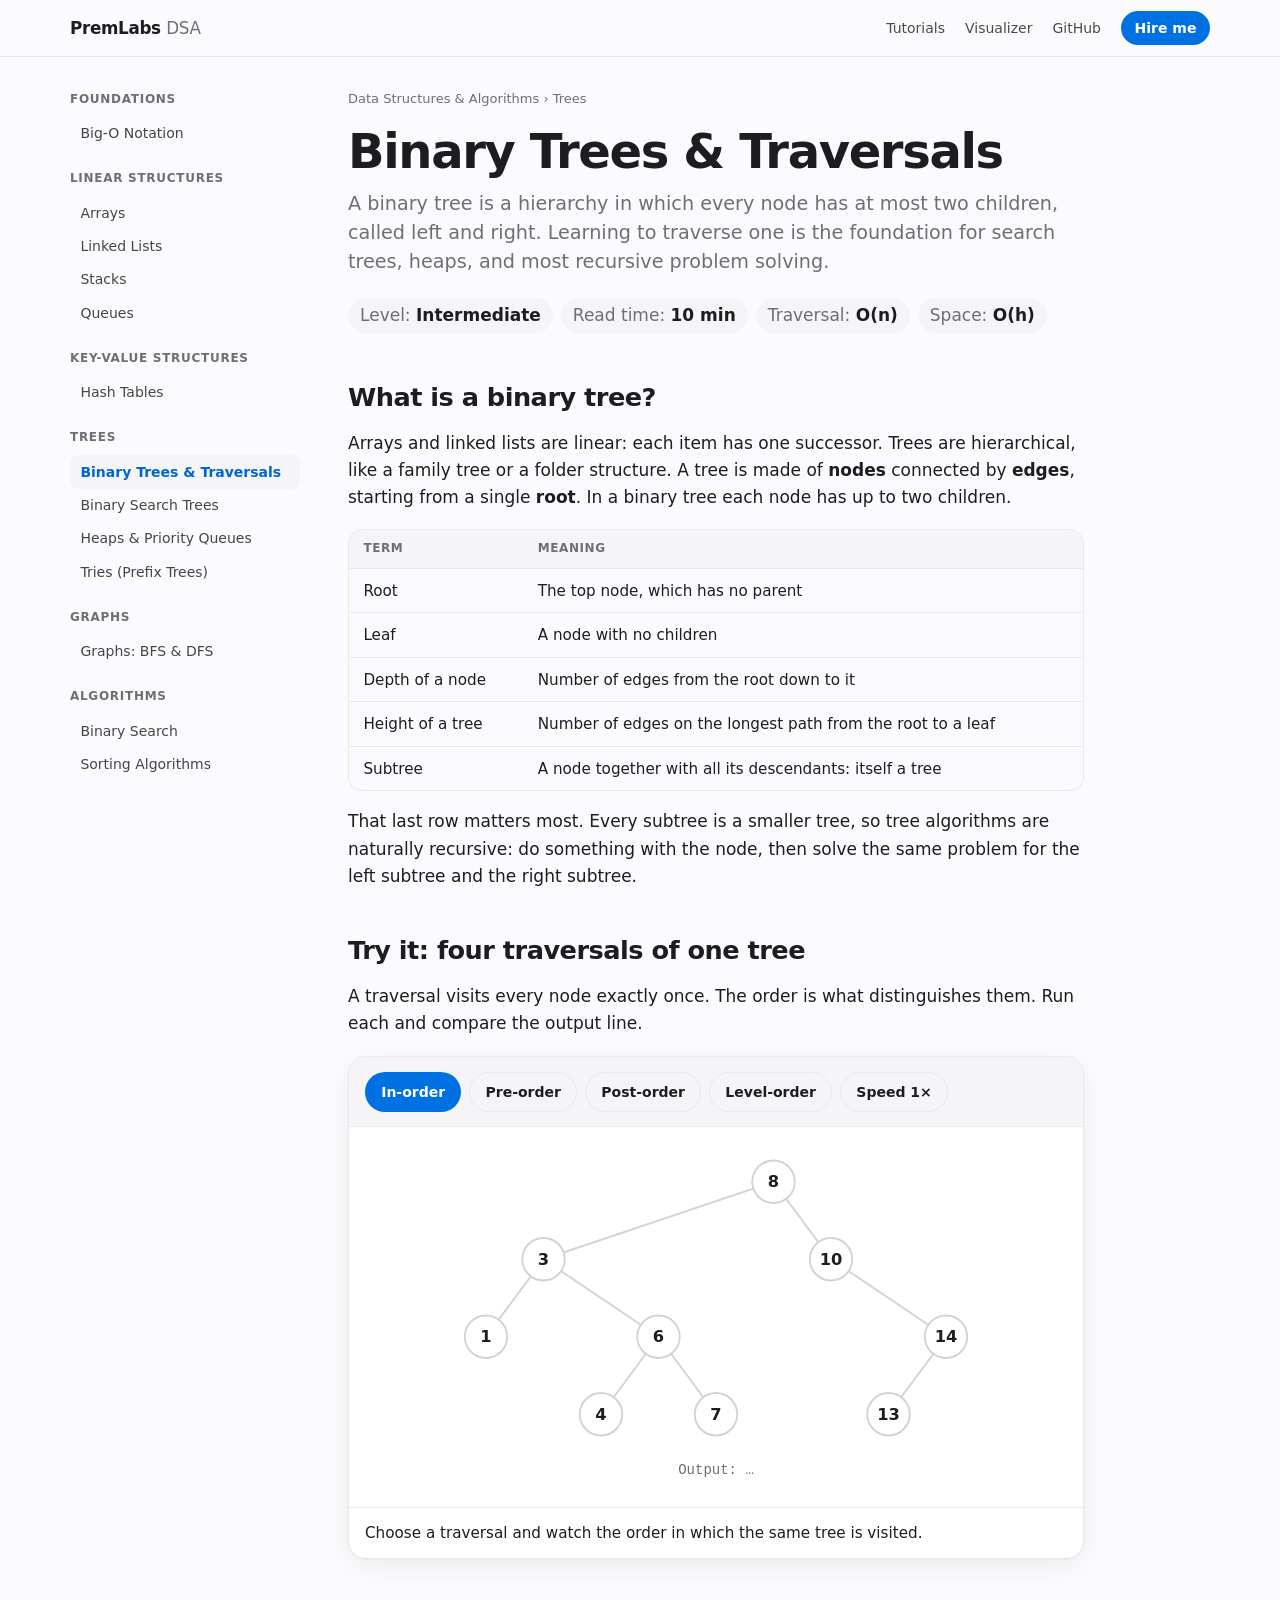
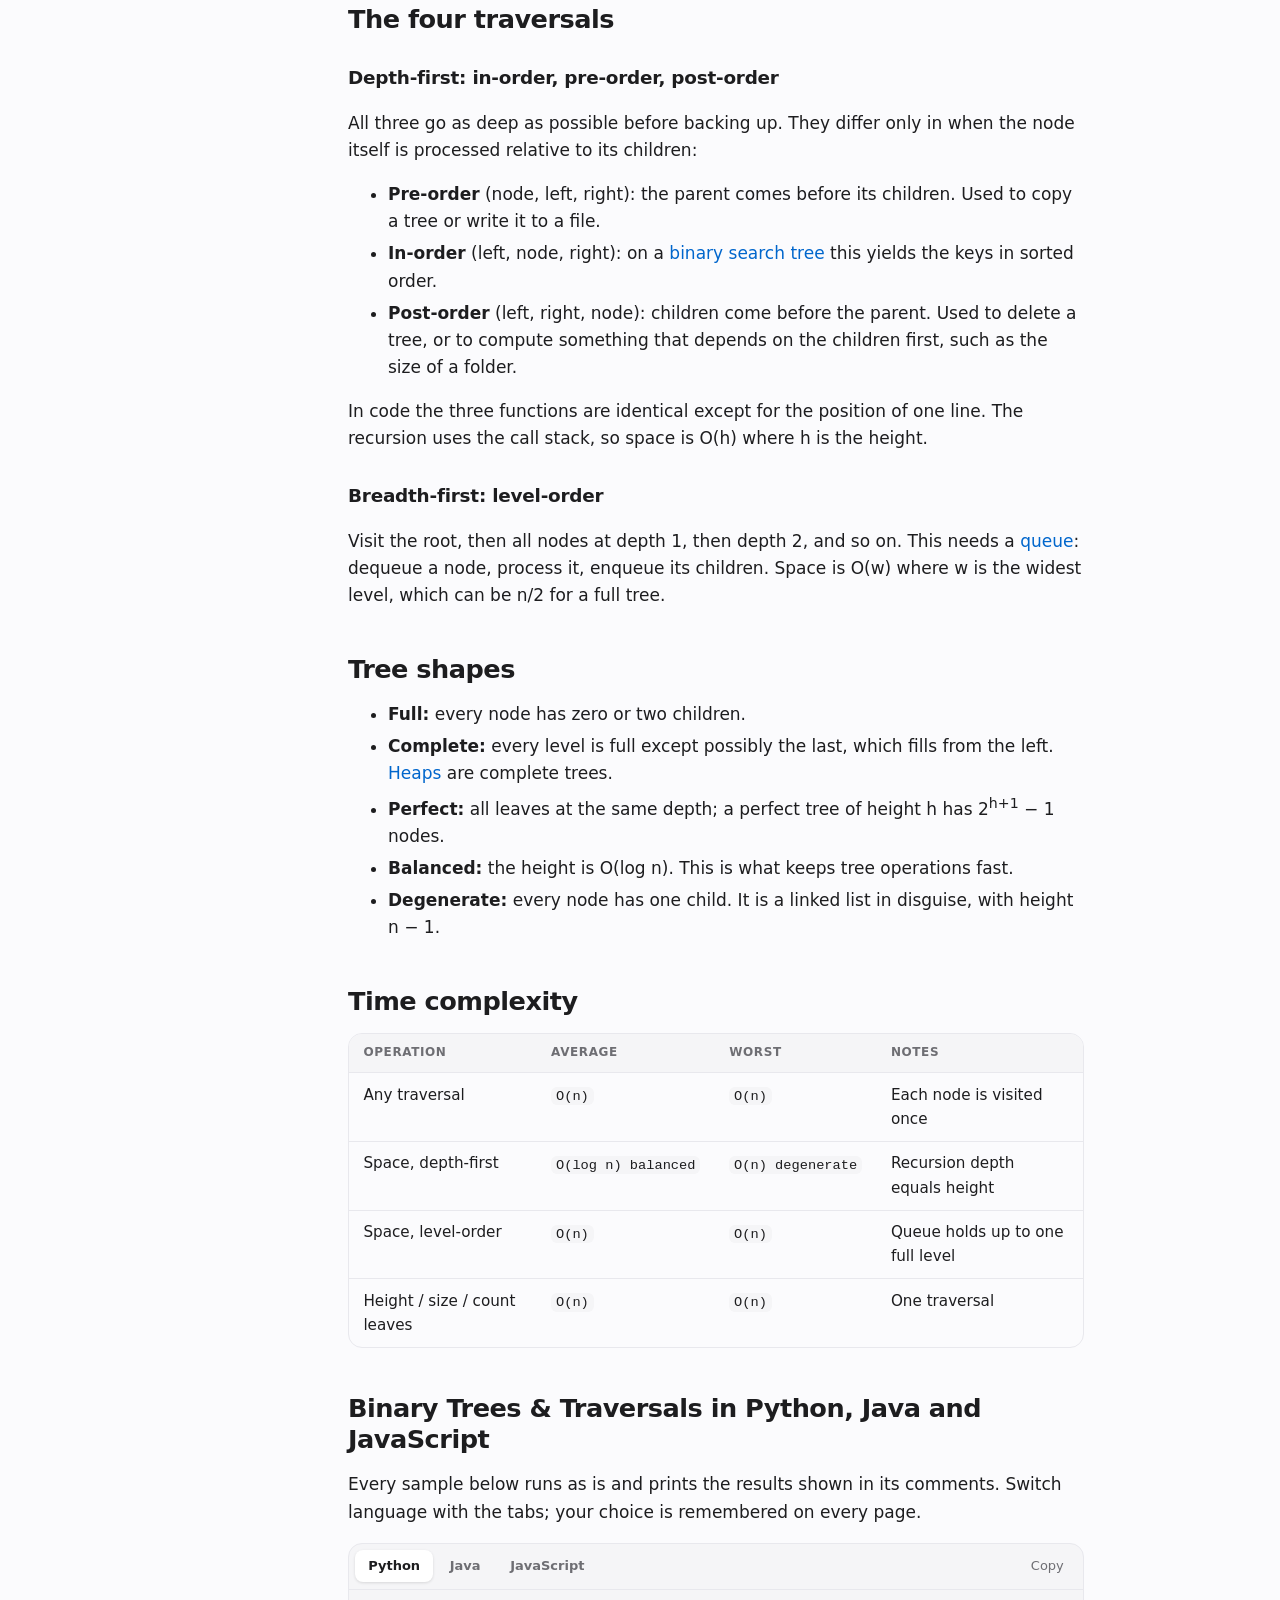
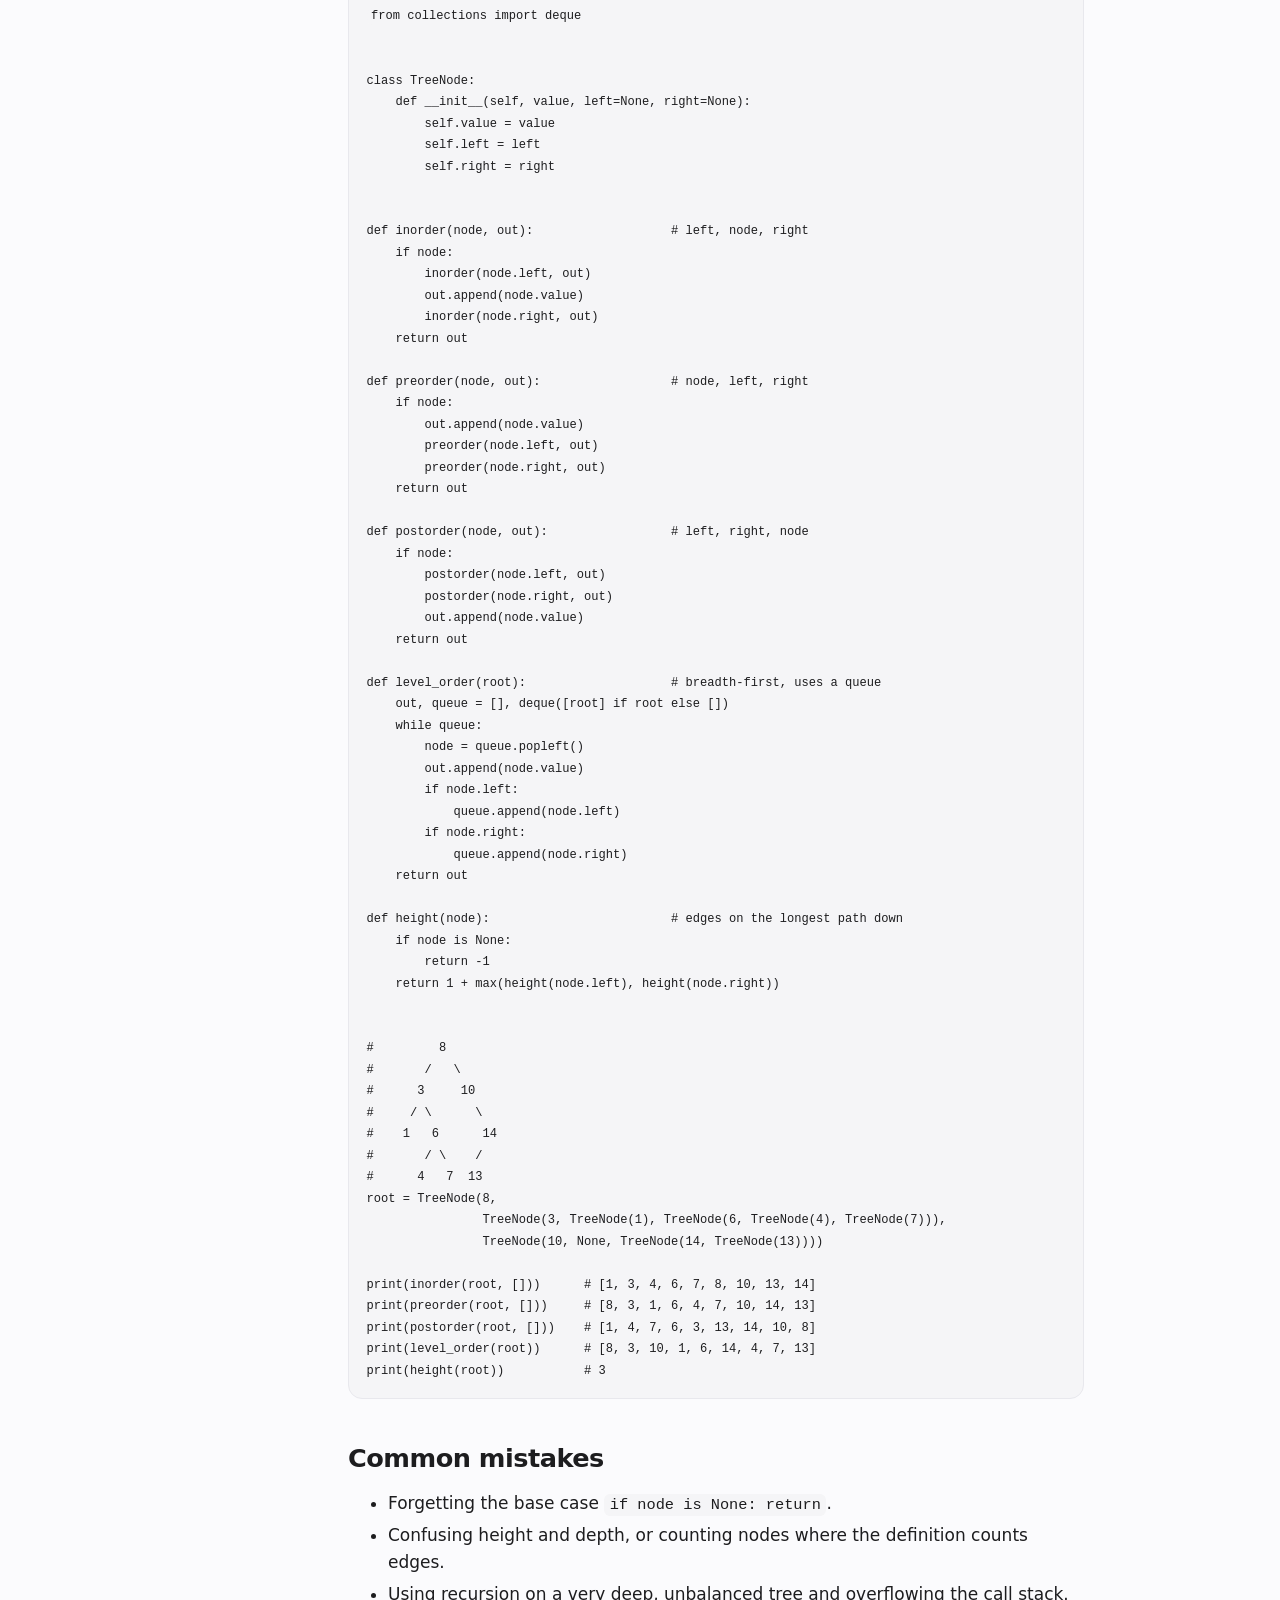
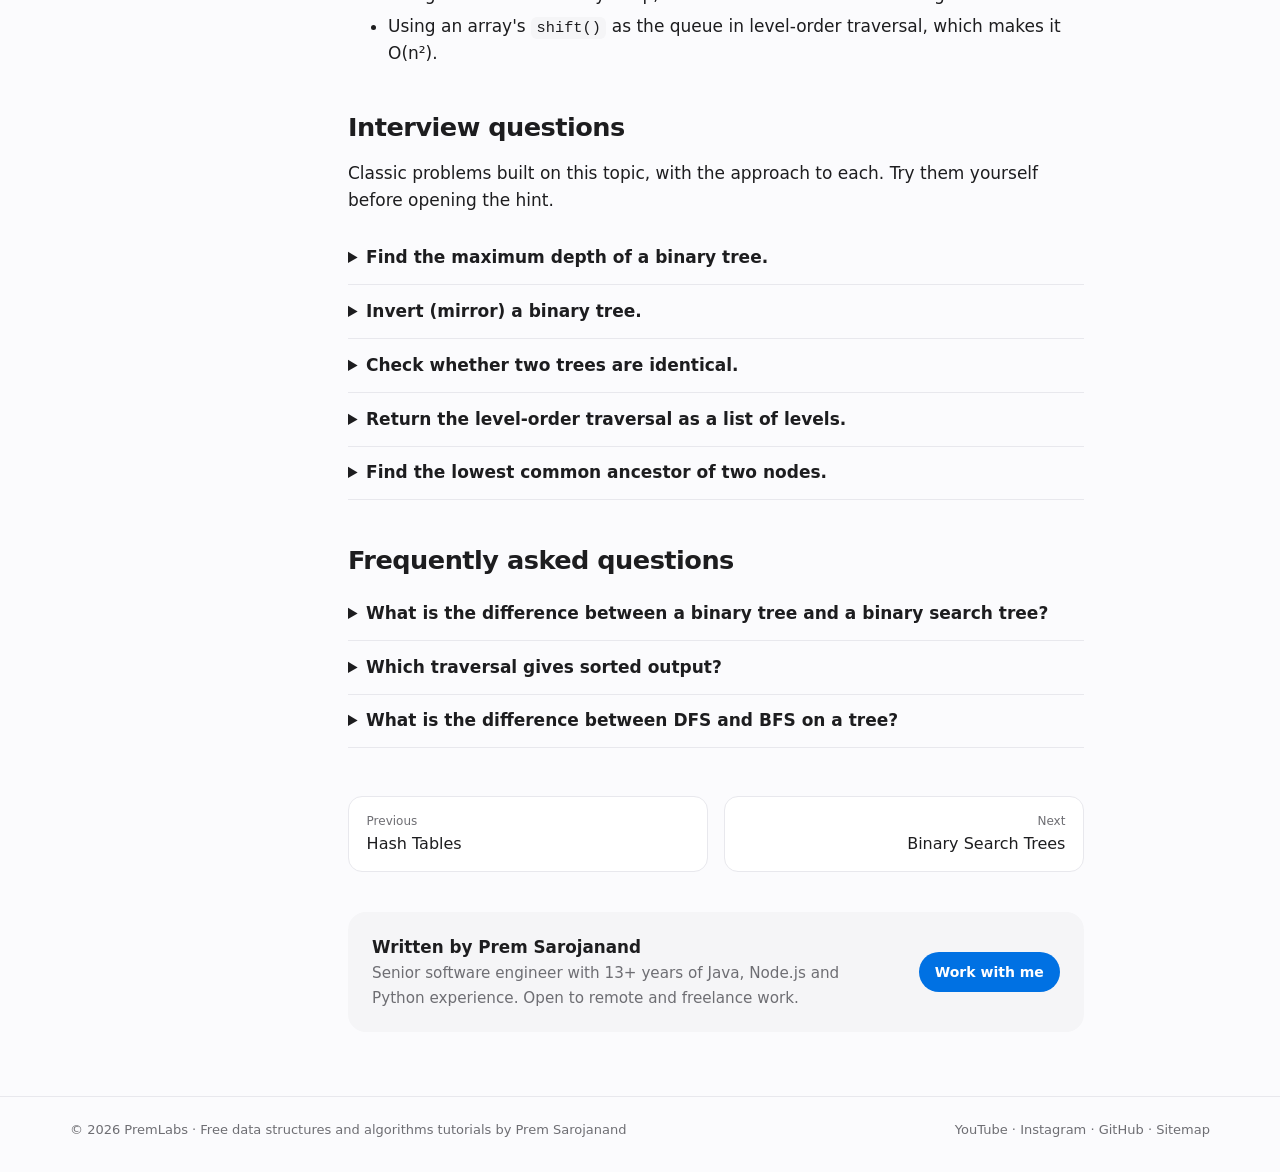
<file: binary-tree/index.html>
<!doctype html>
<html lang="en">
<head>
  <meta charset="utf-8">
  <meta name="viewport" content="width=device-width, initial-scale=1">
  <title>Binary Tree Traversal Explained Visually: Inorder, Preorder, Postorder, Level Order | PremLabs</title>
  <meta name="description" content="Learn binary trees with animated inorder, preorder, postorder and level-order traversals. Includes tree terminology, complexity and code in Python, Java and JavaScript.">
  <meta name="author" content="Prem Sarojanand">
  <meta name="robots" content="index, follow, max-image-preview:large">
  <link rel="canonical" href="https://premlabs.github.io/datastructure/binary-tree/">
  <meta name="theme-color" content="#fbfbfd" media="(prefers-color-scheme: light)">
  <meta name="theme-color" content="#000000" media="(prefers-color-scheme: dark)">
  <meta property="og:type" content="article">
  <meta property="og:site_name" content="PremLabs">
  <meta property="og:title" content="Binary Tree Traversal Explained Visually: Inorder, Preorder, Postorder, Level Order | PremLabs">
  <meta property="og:description" content="Learn binary trees with animated inorder, preorder, postorder and level-order traversals. Includes tree terminology, complexity and code in Python, Java and JavaScript.">
  <meta property="og:url" content="https://premlabs.github.io/datastructure/binary-tree/">
  <meta property="og:image" content="https://premlabs.github.io/datastructure/assets/og.png">
  <meta property="og:image:width" content="1200">
  <meta property="og:image:height" content="630">
  <meta name="twitter:card" content="summary_large_image">
  <meta name="twitter:title" content="Binary Tree Traversal Explained Visually: Inorder, Preorder, Postorder, Level Order | PremLabs">
  <meta name="twitter:description" content="Learn binary trees with animated inorder, preorder, postorder and level-order traversals. Includes tree terminology, complexity and code in Python, Java and JavaScript.">
  <meta name="twitter:image" content="https://premlabs.github.io/datastructure/assets/og.png">
  <link rel="icon" href="../assets/icon.svg" type="image/svg+xml">
  <link rel="stylesheet" href="../assets/site.css?v=2">
  <script src="../assets/viz.js?v=2" defer></script>
  <script type="application/ld+json">{"@context": "https://schema.org", "@graph": [{"@type": ["TechArticle", "LearningResource"], "@id": "https://premlabs.github.io/datastructure/binary-tree/#article", "headline": "Binary Tree Traversal Explained Visually: Inorder, Preorder, Postorder, Level Order", "name": "Binary Trees & Traversals", "description": "Learn binary trees with animated inorder, preorder, postorder and level-order traversals. Includes tree terminology, complexity and code in Python, Java and JavaScript.", "url": "https://premlabs.github.io/datastructure/binary-tree/", "mainEntityOfPage": "https://premlabs.github.io/datastructure/binary-tree/", "image": "https://premlabs.github.io/datastructure/assets/og.png", "author": {"@type": "Person", "name": "Prem Sarojanand", "url": "https://premlabs.github.io/", "jobTitle": "Senior Software Engineer"}, "publisher": {"@type": "Organization", "name": "PremLabs", "url": "https://premlabs.github.io/", "logo": {"@type": "ImageObject", "url": "https://premlabs.github.io/datastructure/assets/og.png"}}, "datePublished": "2026-11-16", "dateModified": "2026-11-16", "inLanguage": "en", "learningResourceType": "Tutorial", "educationalLevel": "Intermediate", "teaches": "Binary Trees & Traversals", "about": {"@type": "Thing", "name": "Binary Trees & Traversals"}, "isAccessibleForFree": true, "programmingLanguage": ["Python", "Java", "JavaScript"], "isPartOf": {"@id": "https://premlabs.github.io/datastructure/#course"}}, {"@type": "BreadcrumbList", "itemListElement": [{"@type": "ListItem", "position": 1, "name": "PremLabs", "item": "https://premlabs.github.io/"}, {"@type": "ListItem", "position": 2, "name": "Data Structures & Algorithms", "item": "https://premlabs.github.io/datastructure/"}, {"@type": "ListItem", "position": 3, "name": "Binary Trees & Traversals", "item": "https://premlabs.github.io/datastructure/binary-tree/"}]}, {"@type": "FAQPage", "mainEntity": [{"@type": "Question", "name": "What is the difference between a binary tree and a binary search tree?", "acceptedAnswer": {"@type": "Answer", "text": "A binary tree only limits each node to two children. A binary search tree adds an ordering rule: everything in the left subtree is smaller than the node and everything in the right subtree is larger."}}, {"@type": "Question", "name": "Which traversal gives sorted output?", "acceptedAnswer": {"@type": "Answer", "text": "In-order traversal of a binary search tree visits the keys in ascending order."}}, {"@type": "Question", "name": "What is the difference between DFS and BFS on a tree?", "acceptedAnswer": {"@type": "Answer", "text": "DFS (pre-, in-, post-order) goes deep along one branch before backtracking and uses a stack. BFS (level-order) visits nodes level by level and uses a queue."}}]}]}</script>
  <script>(function(w,d,s,l,i){w[l]=w[l]||[];w[l].push({'gtm.start':new Date().getTime(),event:'gtm.js'});var f=d.getElementsByTagName(s)[0],j=d.createElement(s),dl=l!='dataLayer'?'&l='+l:'';j.async=true;j.src='https://www.googletagmanager.com/gtm.js?id='+i+dl;f.parentNode.insertBefore(j,f);})(window,document,'script','dataLayer','GTM-TLJBPCN6');</script>
  <script async src="https://www.googletagmanager.com/gtag/js?id=G-MZDBK7RPZJ"></script>
  <script>window.dataLayer=window.dataLayer||[];function gtag(){dataLayer.push(arguments);}gtag('js',new Date());gtag('config','G-MZDBK7RPZJ');</script>
</head>
<body>
<noscript><iframe src="https://www.googletagmanager.com/ns.html?id=GTM-TLJBPCN6" height="0" width="0" style="display:none;visibility:hidden" title="Google Tag Manager"></iframe></noscript>
<a class="skip" href="#main">Skip to content</a>
<header class="nav"><div class="nav-in">
  <a class="brand" href="../">PremLabs <span>DSA</span></a>
  <nav class="nav-links" aria-label="Main">
    <a href="../#tutorials">Tutorials</a>
    <a class="opt" href="../sorting-algorithms/">Visualizer</a>
    <a class="opt" href="https://github.com/PremLabs/datastructure">GitHub</a>
    <a class="pill-link" href="https://premlabs.github.io/">Hire me</a>
  </nav>
</div></header>

<div class="layout">
<nav class="side" aria-label="All tutorials"><h2>Foundations</h2><ol><li><a href="../big-o/">Big-O Notation</a></li></ol><h2 style="margin-top:1.2rem">Linear structures</h2><ol><li><a href="../arrays/">Arrays</a></li><li><a href="../linked-list/">Linked Lists</a></li><li><a href="../stack/">Stacks</a></li><li><a href="../queue/">Queues</a></li></ol><h2 style="margin-top:1.2rem">Key-value structures</h2><ol><li><a href="../hash-table/">Hash Tables</a></li></ol><h2 style="margin-top:1.2rem">Trees</h2><ol><li><a href="../binary-tree/" aria-current="page">Binary Trees &amp; Traversals</a></li><li><a href="../binary-search-tree/">Binary Search Trees</a></li><li><a href="../heap/">Heaps &amp; Priority Queues</a></li><li><a href="../trie/">Tries (Prefix Trees)</a></li></ol><h2 style="margin-top:1.2rem">Graphs</h2><ol><li><a href="../graph/">Graphs: BFS &amp; DFS</a></li></ol><h2 style="margin-top:1.2rem">Algorithms</h2><ol><li><a href="../binary-search/">Binary Search</a></li><li><a href="../sorting-algorithms/">Sorting Algorithms</a></li></ol></nav>
<article id="main">
<p class="crumbs"><a href="../">Data Structures &amp; Algorithms</a> › Trees</p>
<h1>Binary Trees &amp; Traversals</h1>
<p class="lede">A binary tree is a hierarchy in which every node has at most two children, called left and right. Learning to traverse one is the foundation for search trees, heaps, and most recursive problem solving.</p>
<ul class="facts"><li>Level: <b>Intermediate</b></li><li>Read time: <b>10 min</b></li><li>Traversal: <b>O(n)</b></li><li>Space: <b>O(h)</b></li></ul>

<h2 id="what">What is a binary tree?</h2>
<p>Arrays and linked lists are linear: each item has one successor. Trees are hierarchical, like a family tree or a folder structure. A tree is made of <strong>nodes</strong> connected by <strong>edges</strong>, starting from a single <strong>root</strong>. In a binary tree each node has up to two children.</p>
<div class="tablewrap"><table>
<thead><tr><th>Term</th><th>Meaning</th></tr></thead>
<tbody>
<tr><td>Root</td><td>The top node, which has no parent</td></tr>
<tr><td>Leaf</td><td>A node with no children</td></tr>
<tr><td>Depth of a node</td><td>Number of edges from the root down to it</td></tr>
<tr><td>Height of a tree</td><td>Number of edges on the longest path from the root to a leaf</td></tr>
<tr><td>Subtree</td><td>A node together with all its descendants: itself a tree</td></tr>
</tbody></table></div>
<p>That last row matters most. Every subtree is a smaller tree, so tree algorithms are naturally recursive: do something with the node, then solve the same problem for the left subtree and the right subtree.</p>
<h2 id="visual">Try it: four traversals of one tree</h2>
<p>A traversal visits every node exactly once. The order is what distinguishes them. Run each and compare the output line.</p>

<div data-viz="traversal" aria-label="Interactive Binary Trees &amp; Traversals visualizer"><noscript><p class="note">The interactive visualizer needs JavaScript. Everything else on this page works without it.</p></noscript></div>

<h2 id="traversals">The four traversals</h2>
<h3>Depth-first: in-order, pre-order, post-order</h3>
<p>All three go as deep as possible before backing up. They differ only in when the node itself is processed relative to its children:</p>
<ul>
<li><strong>Pre-order</strong> (node, left, right): the parent comes before its children. Used to copy a tree or write it to a file.</li>
<li><strong>In-order</strong> (left, node, right): on a <a href="../binary-search-tree/">binary search tree</a> this yields the keys in sorted order.</li>
<li><strong>Post-order</strong> (left, right, node): children come before the parent. Used to delete a tree, or to compute something that depends on the children first, such as the size of a folder.</li>
</ul>
<p>In code the three functions are identical except for the position of one line. The recursion uses the call stack, so space is O(h) where h is the height.</p>
<h3>Breadth-first: level-order</h3>
<p>Visit the root, then all nodes at depth 1, then depth 2, and so on. This needs a <a href="../queue/">queue</a>: dequeue a node, process it, enqueue its children. Space is O(w) where w is the widest level, which can be n/2 for a full tree.</p>
<h2 id="shapes">Tree shapes</h2>
<ul>
<li><strong>Full:</strong> every node has zero or two children.</li>
<li><strong>Complete:</strong> every level is full except possibly the last, which fills from the left. <a href="../heap/">Heaps</a> are complete trees.</li>
<li><strong>Perfect:</strong> all leaves at the same depth; a perfect tree of height h has 2<sup>h+1</sup> − 1 nodes.</li>
<li><strong>Balanced:</strong> the height is O(log n). This is what keeps tree operations fast.</li>
<li><strong>Degenerate:</strong> every node has one child. It is a linked list in disguise, with height n − 1.</li>
</ul>

<h2 id="complexity">Time complexity</h2>
<div class="tablewrap"><table><thead><tr><th>Operation</th><th>Average</th><th>Worst</th><th>Notes</th></tr></thead><tbody><tr><td>Any traversal</td><td><code>O(n)</code></td><td><code>O(n)</code></td><td>Each node is visited once</td></tr><tr><td>Space, depth-first</td><td><code>O(log n) balanced</code></td><td><code>O(n) degenerate</code></td><td>Recursion depth equals height</td></tr><tr><td>Space, level-order</td><td><code>O(n)</code></td><td><code>O(n)</code></td><td>Queue holds up to one full level</td></tr><tr><td>Height / size / count leaves</td><td><code>O(n)</code></td><td><code>O(n)</code></td><td>One traversal</td></tr></tbody></table></div>
<h2 id="code">Binary Trees &amp; Traversals in Python, Java and JavaScript</h2>
<p>Every sample below runs as is and prints the results shown in its comments. Switch language with the tabs; your choice is remembered on every page.</p>
<div class="code"><div class="tabs" role="tablist" aria-label="Language"><button type="button" role="tab" data-lang="py" aria-selected="true" tabindex="0">Python</button><button type="button" role="tab" data-lang="java" aria-selected="false" tabindex="-1">Java</button><button type="button" role="tab" data-lang="js" aria-selected="false" tabindex="-1">JavaScript</button><button type="button" class="copy">Copy</button></div><pre data-lang="py" role="tabpanel" aria-label="Python code"><code>from collections import deque


class TreeNode:
    def __init__(self, value, left=None, right=None):
        self.value = value
        self.left = left
        self.right = right


def inorder(node, out):                   # left, node, right
    if node:
        inorder(node.left, out)
        out.append(node.value)
        inorder(node.right, out)
    return out

def preorder(node, out):                  # node, left, right
    if node:
        out.append(node.value)
        preorder(node.left, out)
        preorder(node.right, out)
    return out

def postorder(node, out):                 # left, right, node
    if node:
        postorder(node.left, out)
        postorder(node.right, out)
        out.append(node.value)
    return out

def level_order(root):                    # breadth-first, uses a queue
    out, queue = [], deque([root] if root else [])
    while queue:
        node = queue.popleft()
        out.append(node.value)
        if node.left:
            queue.append(node.left)
        if node.right:
            queue.append(node.right)
    return out

def height(node):                         # edges on the longest path down
    if node is None:
        return -1
    return 1 + max(height(node.left), height(node.right))


#         8
#       /   \
#      3     10
#     / \      \
#    1   6      14
#       / \    /
#      4   7  13
root = TreeNode(8,
                TreeNode(3, TreeNode(1), TreeNode(6, TreeNode(4), TreeNode(7))),
                TreeNode(10, None, TreeNode(14, TreeNode(13))))

print(inorder(root, []))      # [1, 3, 4, 6, 7, 8, 10, 13, 14]
print(preorder(root, []))     # [8, 3, 1, 6, 4, 7, 10, 14, 13]
print(postorder(root, []))    # [1, 4, 7, 6, 3, 13, 14, 10, 8]
print(level_order(root))      # [8, 3, 10, 1, 6, 14, 4, 7, 13]
print(height(root))           # 3</code></pre><pre data-lang="java" role="tabpanel" aria-label="Java code" hidden><code>import java.util.ArrayDeque;
import java.util.ArrayList;
import java.util.List;
import java.util.Queue;

public class BinaryTree {
    static class TreeNode {
        int value; TreeNode left, right;
        TreeNode(int value, TreeNode left, TreeNode right) { this.value = value; this.left = left; this.right = right; }
        TreeNode(int value) { this(value, null, null); }
    }

    static void inorder(TreeNode node, List&lt;Integer&gt; out) {      // left, node, right
        if (node == null) return;
        inorder(node.left, out);
        out.add(node.value);
        inorder(node.right, out);
    }

    static void preorder(TreeNode node, List&lt;Integer&gt; out) {     // node, left, right
        if (node == null) return;
        out.add(node.value);
        preorder(node.left, out);
        preorder(node.right, out);
    }

    static void postorder(TreeNode node, List&lt;Integer&gt; out) {    // left, right, node
        if (node == null) return;
        postorder(node.left, out);
        postorder(node.right, out);
        out.add(node.value);
    }

    static List&lt;Integer&gt; levelOrder(TreeNode root) {             // breadth-first, uses a queue
        List&lt;Integer&gt; out = new ArrayList&lt;&gt;();
        Queue&lt;TreeNode&gt; queue = new ArrayDeque&lt;&gt;();
        if (root != null) queue.offer(root);
        while (!queue.isEmpty()) {
            TreeNode node = queue.poll();
            out.add(node.value);
            if (node.left != null) queue.offer(node.left);
            if (node.right != null) queue.offer(node.right);
        }
        return out;
    }

    static int height(TreeNode node) {                           // edges on the longest path down
        return node == null ? -1 : 1 + Math.max(height(node.left), height(node.right));
    }

    public static void main(String[] args) {
        TreeNode root = new TreeNode(8,
            new TreeNode(3, new TreeNode(1), new TreeNode(6, new TreeNode(4), new TreeNode(7))),
            new TreeNode(10, null, new TreeNode(14, new TreeNode(13), null)));

        List&lt;Integer&gt; out = new ArrayList&lt;&gt;();
        inorder(root, out);
        System.out.println(out);                  // [1, 3, 4, 6, 7, 8, 10, 13, 14]
        System.out.println(levelOrder(root));     // [8, 3, 10, 1, 6, 14, 4, 7, 13]
        System.out.println(height(root));         // 3
    }
}</code></pre><pre data-lang="js" role="tabpanel" aria-label="JavaScript code" hidden><code>class TreeNode {
  constructor(value, left = null, right = null) {
    this.value = value;
    this.left = left;
    this.right = right;
  }
}

function inorder(node, out = []) {         // left, node, right
  if (node) { inorder(node.left, out); out.push(node.value); inorder(node.right, out); }
  return out;
}

function preorder(node, out = []) {        // node, left, right
  if (node) { out.push(node.value); preorder(node.left, out); preorder(node.right, out); }
  return out;
}

function postorder(node, out = []) {       // left, right, node
  if (node) { postorder(node.left, out); postorder(node.right, out); out.push(node.value); }
  return out;
}

function levelOrder(root) {                // breadth-first, uses a queue
  const out = [], queue = root ? [root] : [];
  for (let head = 0; head &lt; queue.length; head++) {
    const node = queue[head];
    out.push(node.value);
    if (node.left) queue.push(node.left);
    if (node.right) queue.push(node.right);
  }
  return out;
}

const height = node =&gt;                     // edges on the longest path down
  node ? 1 + Math.max(height(node.left), height(node.right)) : -1;

const T = (v, l, r) =&gt; new TreeNode(v, l, r);
const root = T(8, T(3, T(1), T(6, T(4), T(7))), T(10, null, T(14, T(13))));

console.log(inorder(root));                // [1, 3, 4, 6, 7, 8, 10, 13, 14]
console.log(preorder(root));               // [8, 3, 1, 6, 4, 7, 10, 14, 13]
console.log(postorder(root));              // [1, 4, 7, 6, 3, 13, 14, 10, 8]
console.log(levelOrder(root));             // [8, 3, 10, 1, 6, 14, 4, 7, 13]
console.log(height(root));                 // 3</code></pre></div>
<h2 id="mistakes">Common mistakes</h2><ul><li>Forgetting the base case <code>if node is None: return</code>.</li><li>Confusing height and depth, or counting nodes where the definition counts edges.</li><li>Using recursion on a very deep, unbalanced tree and overflowing the call stack.</li><li>Using an array's <code>shift()</code> as the queue in level-order traversal, which makes it O(n²).</li></ul>
<h2 id="interview">Interview questions</h2><p>Classic problems built on this topic, with the approach to each. Try them yourself before opening the hint.</p>
<details><summary>Find the maximum depth of a binary tree.</summary><p>1 + max(depth(left), depth(right)), with an empty tree at depth 0.</p></details><details><summary>Invert (mirror) a binary tree.</summary><p>Swap the left and right child of every node, recursively.</p></details><details><summary>Check whether two trees are identical.</summary><p>Both empty, or equal values and recursively identical left and right subtrees.</p></details><details><summary>Return the level-order traversal as a list of levels.</summary><p>BFS, processing the queue one level (its current length) at a time.</p></details><details><summary>Find the lowest common ancestor of two nodes.</summary><p>Recurse: if a node sees one target on each side, it is the answer; otherwise pass up whichever side found something.</p></details>
<h2 id="faq">Frequently asked questions</h2>
<details><summary>What is the difference between a binary tree and a binary search tree?</summary><p>A binary tree only limits each node to two children. A binary search tree adds an ordering rule: everything in the left subtree is smaller than the node and everything in the right subtree is larger.</p></details><details><summary>Which traversal gives sorted output?</summary><p>In-order traversal of a binary search tree visits the keys in ascending order.</p></details><details><summary>What is the difference between DFS and BFS on a tree?</summary><p>DFS (pre-, in-, post-order) goes deep along one branch before backtracking and uses a stack. BFS (level-order) visits nodes level by level and uses a queue.</p></details>
<nav class="pager" aria-label="Next and previous tutorials"><a href="../hash-table/" rel="prev"><small>Previous</small>Hash Tables</a><a class="next" href="../binary-search-tree/" rel="next"><small>Next</small>Binary Search Trees</a></nav>
<aside class="hire"><p><b>Written by Prem Sarojanand</b>Senior software engineer with 13+ years of Java, Node.js and Python experience. Open to remote and freelance work.</p><a class="btn primary" href="https://premlabs.github.io/#contact">Work with me</a></aside>
</article></div>
<footer><div class="foot">
  <span>© 2026 PremLabs · Free data structures and algorithms tutorials by <a href="https://premlabs.github.io/">Prem Sarojanand</a></span>
  <span><a href="https://www.youtube.com/@PremLabs-s05w" rel="me">YouTube</a> · <a href="https://www.instagram.com/tech.coders/" rel="me">Instagram</a> · <a href="https://github.com/PremLabs" rel="me">GitHub</a> · <a href="https://premlabs.github.io/datastructure/sitemap.xml">Sitemap</a></span>
</div></footer>
</body>
</html>
</file>
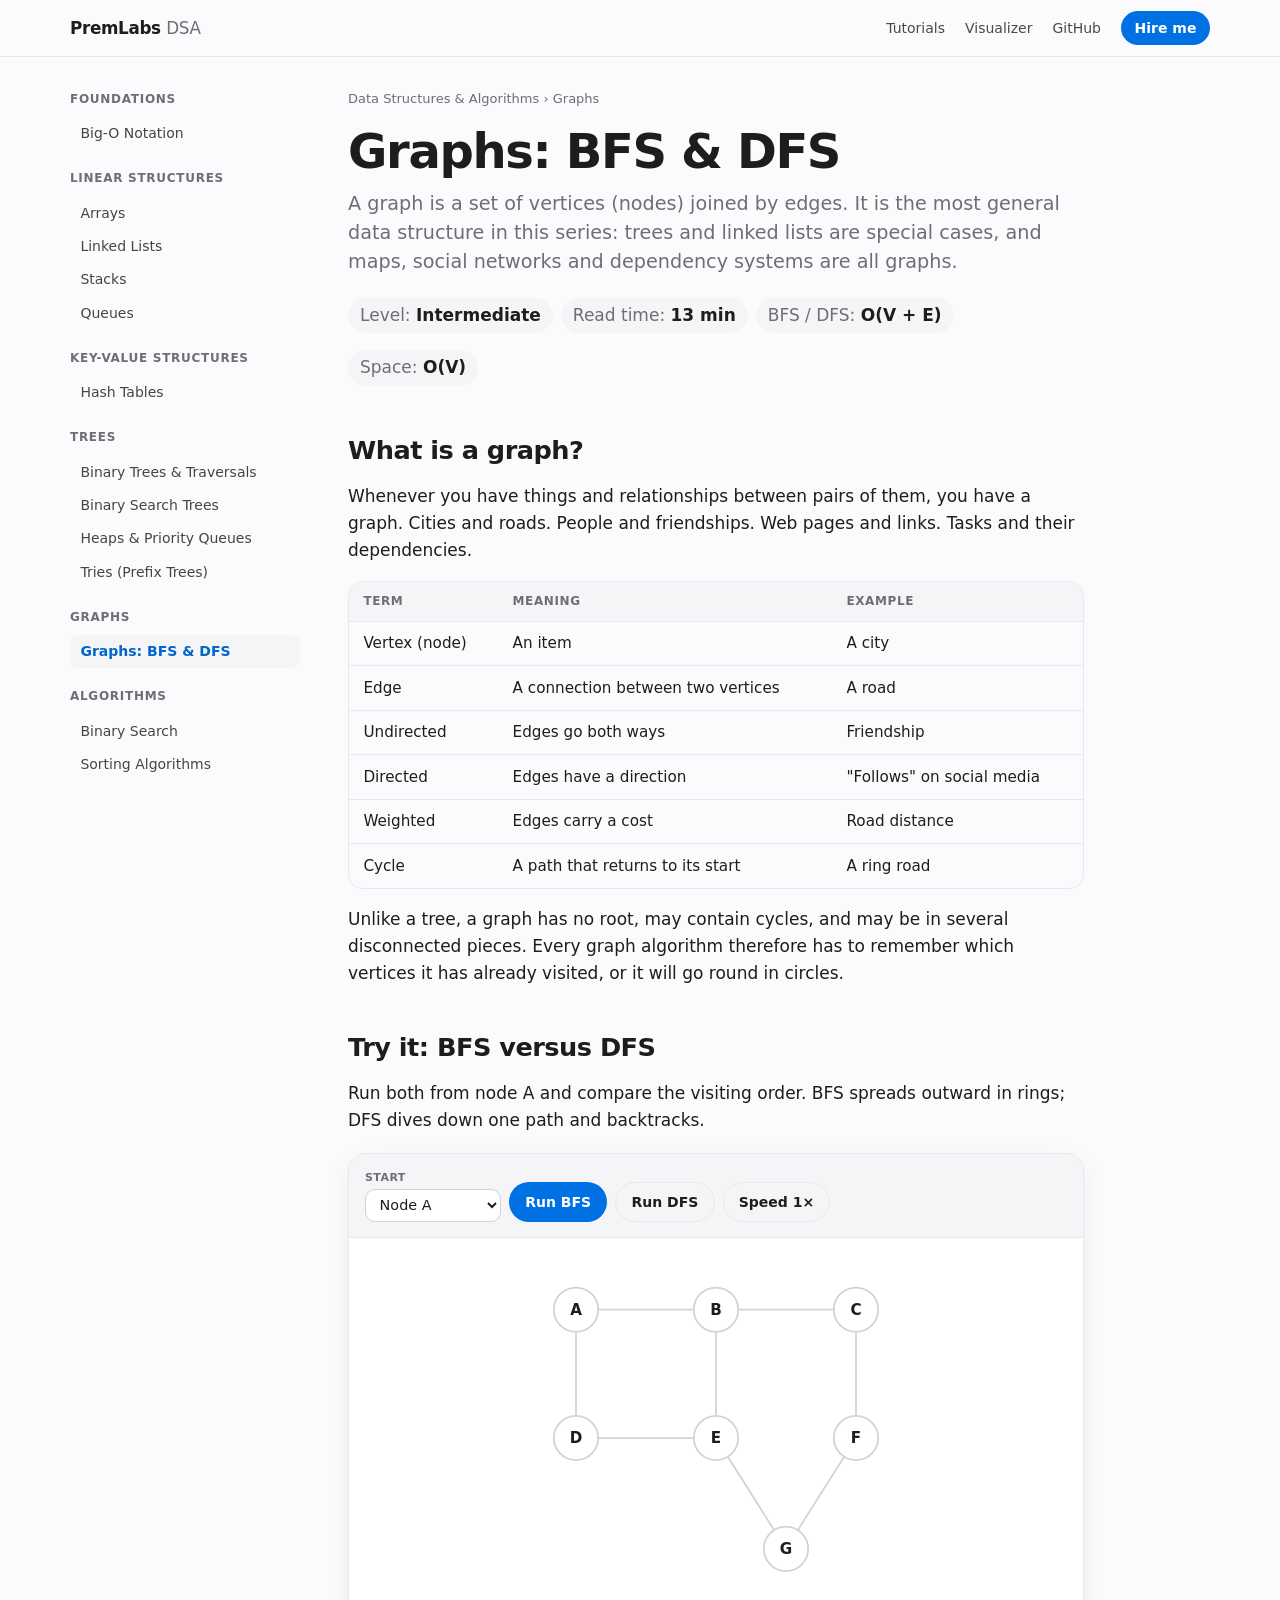
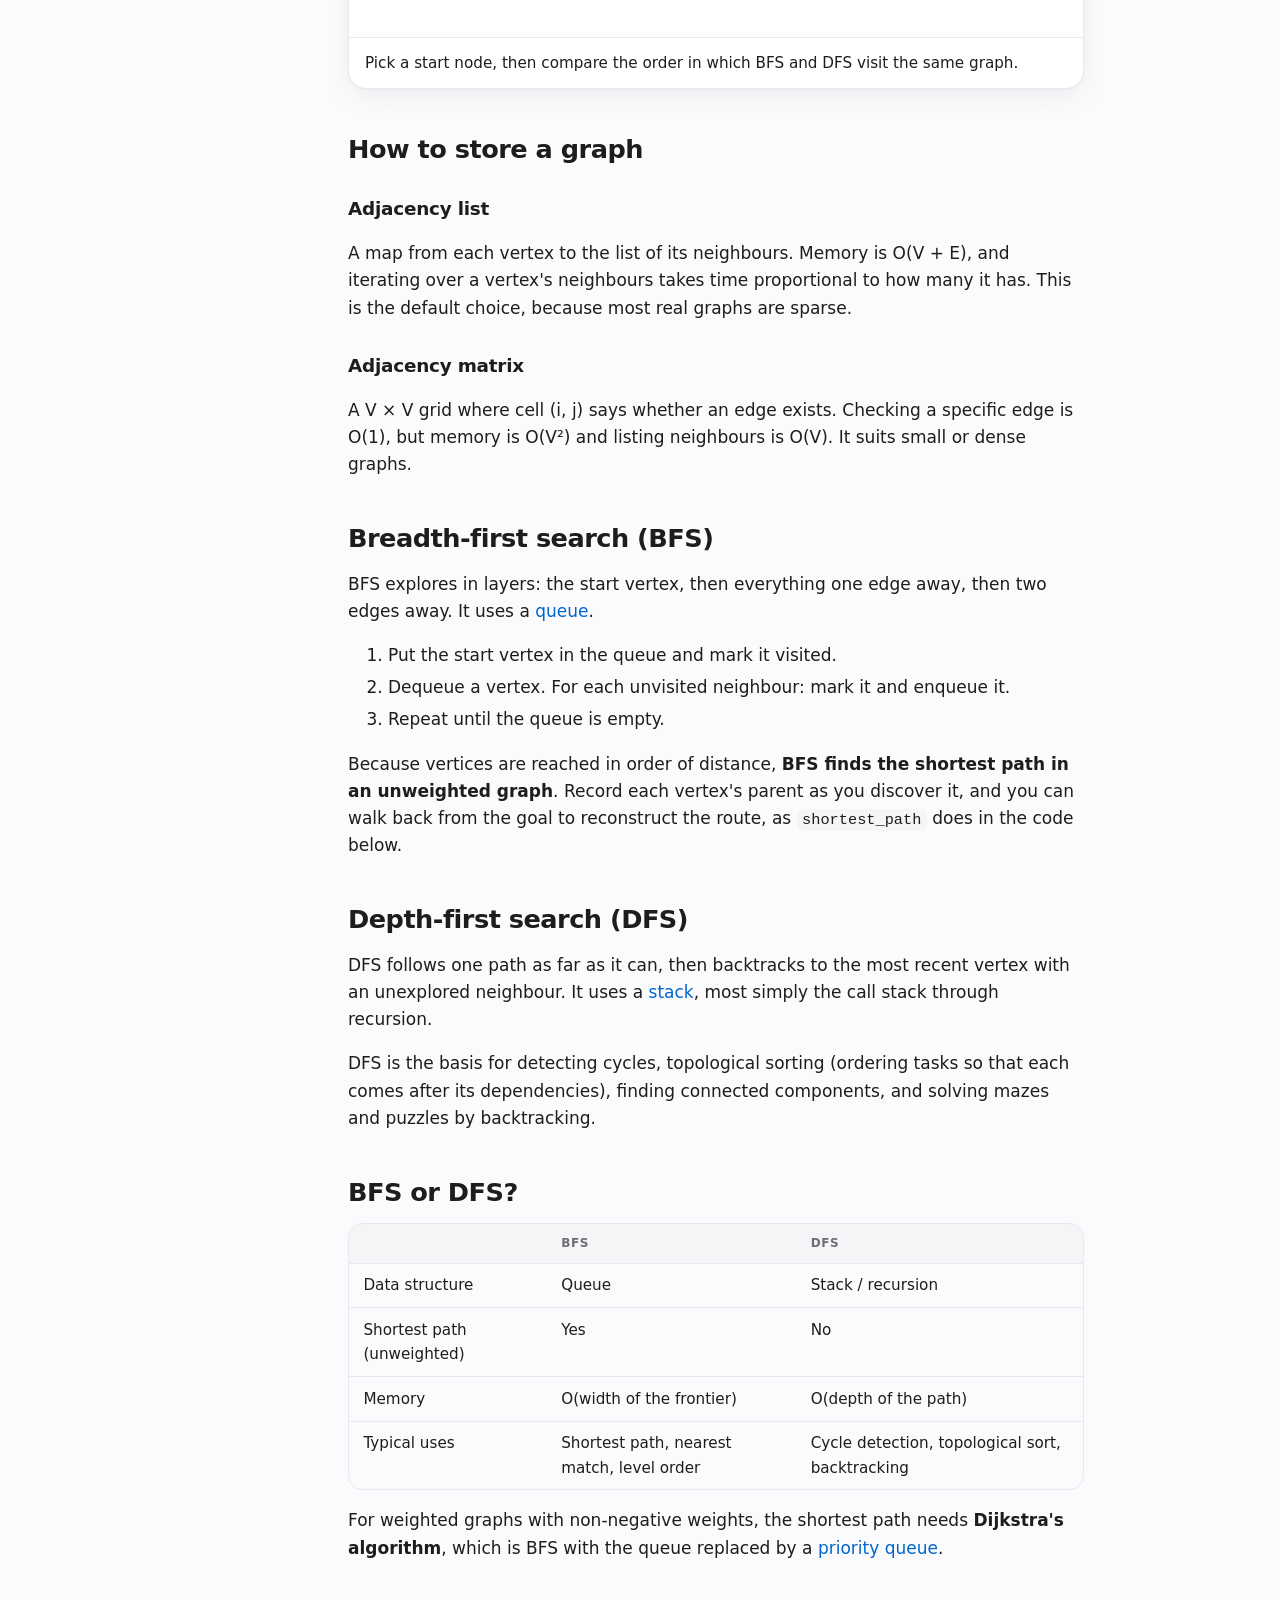
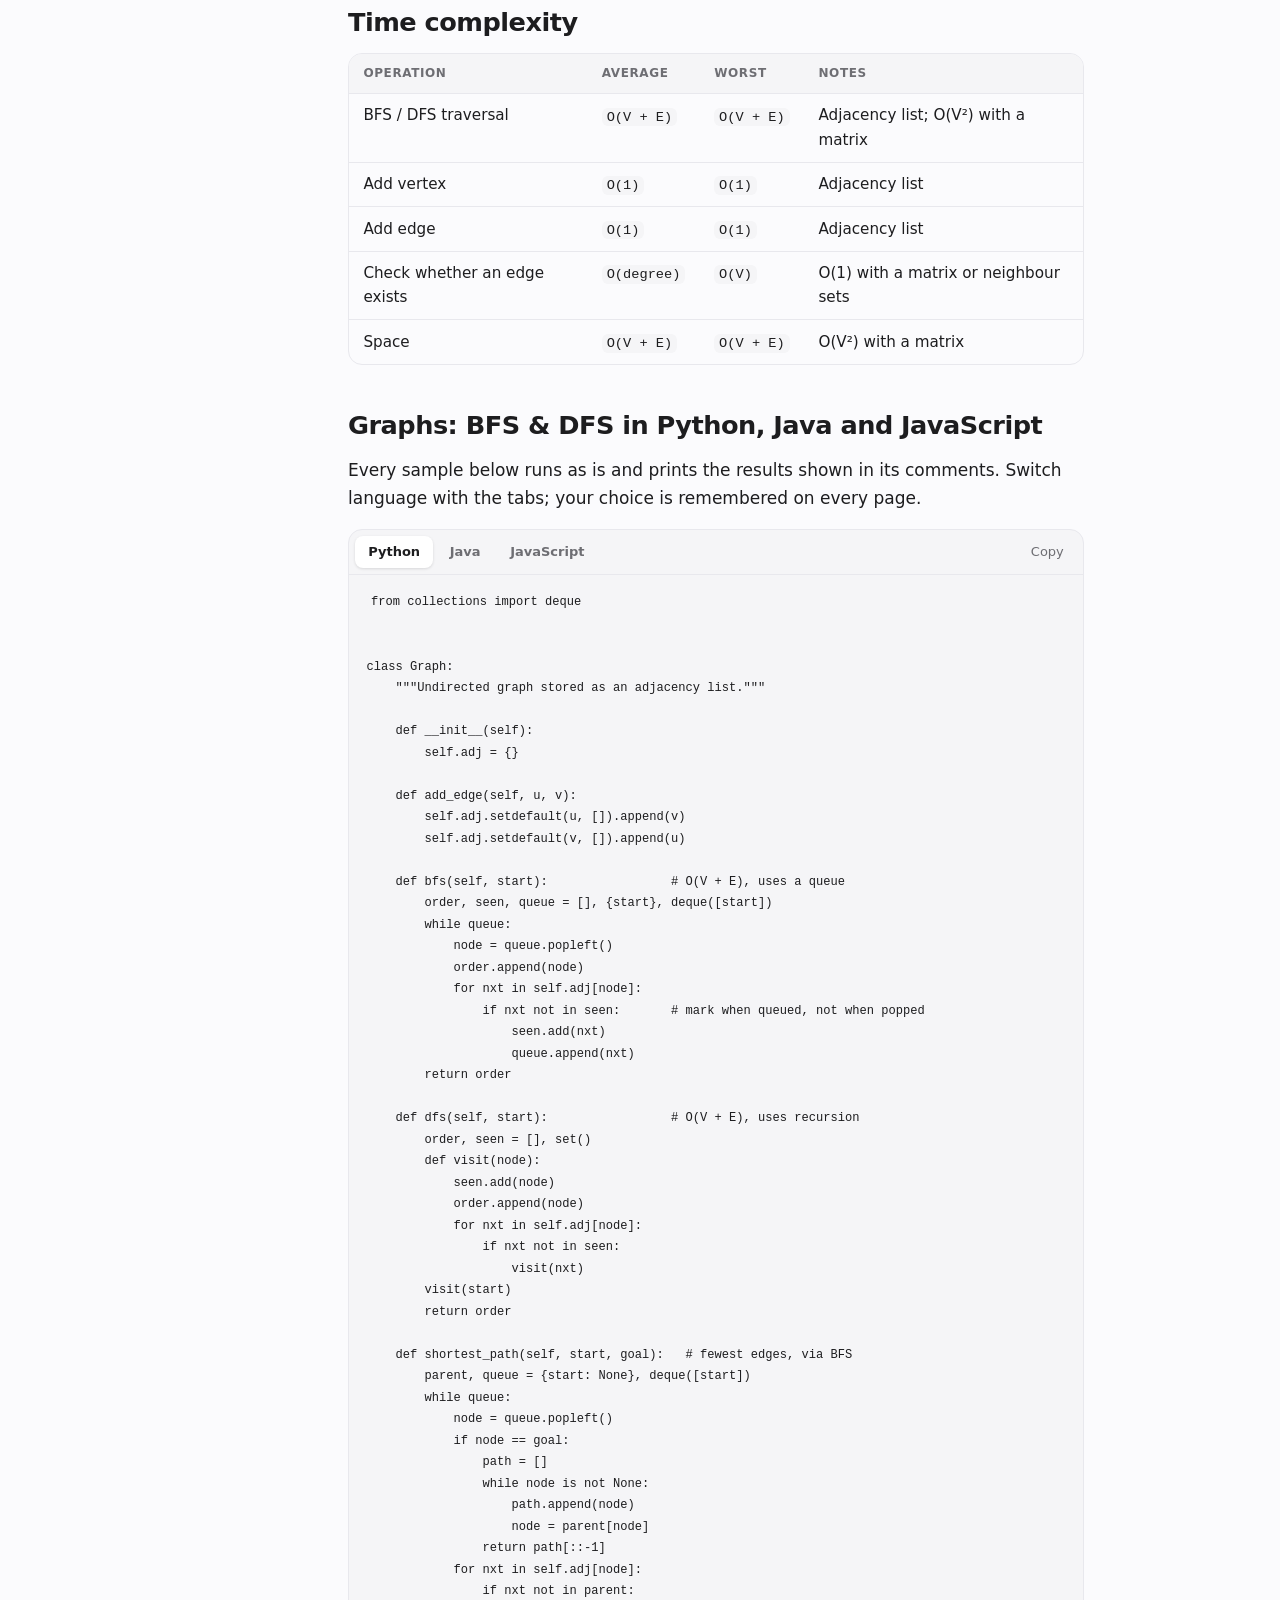
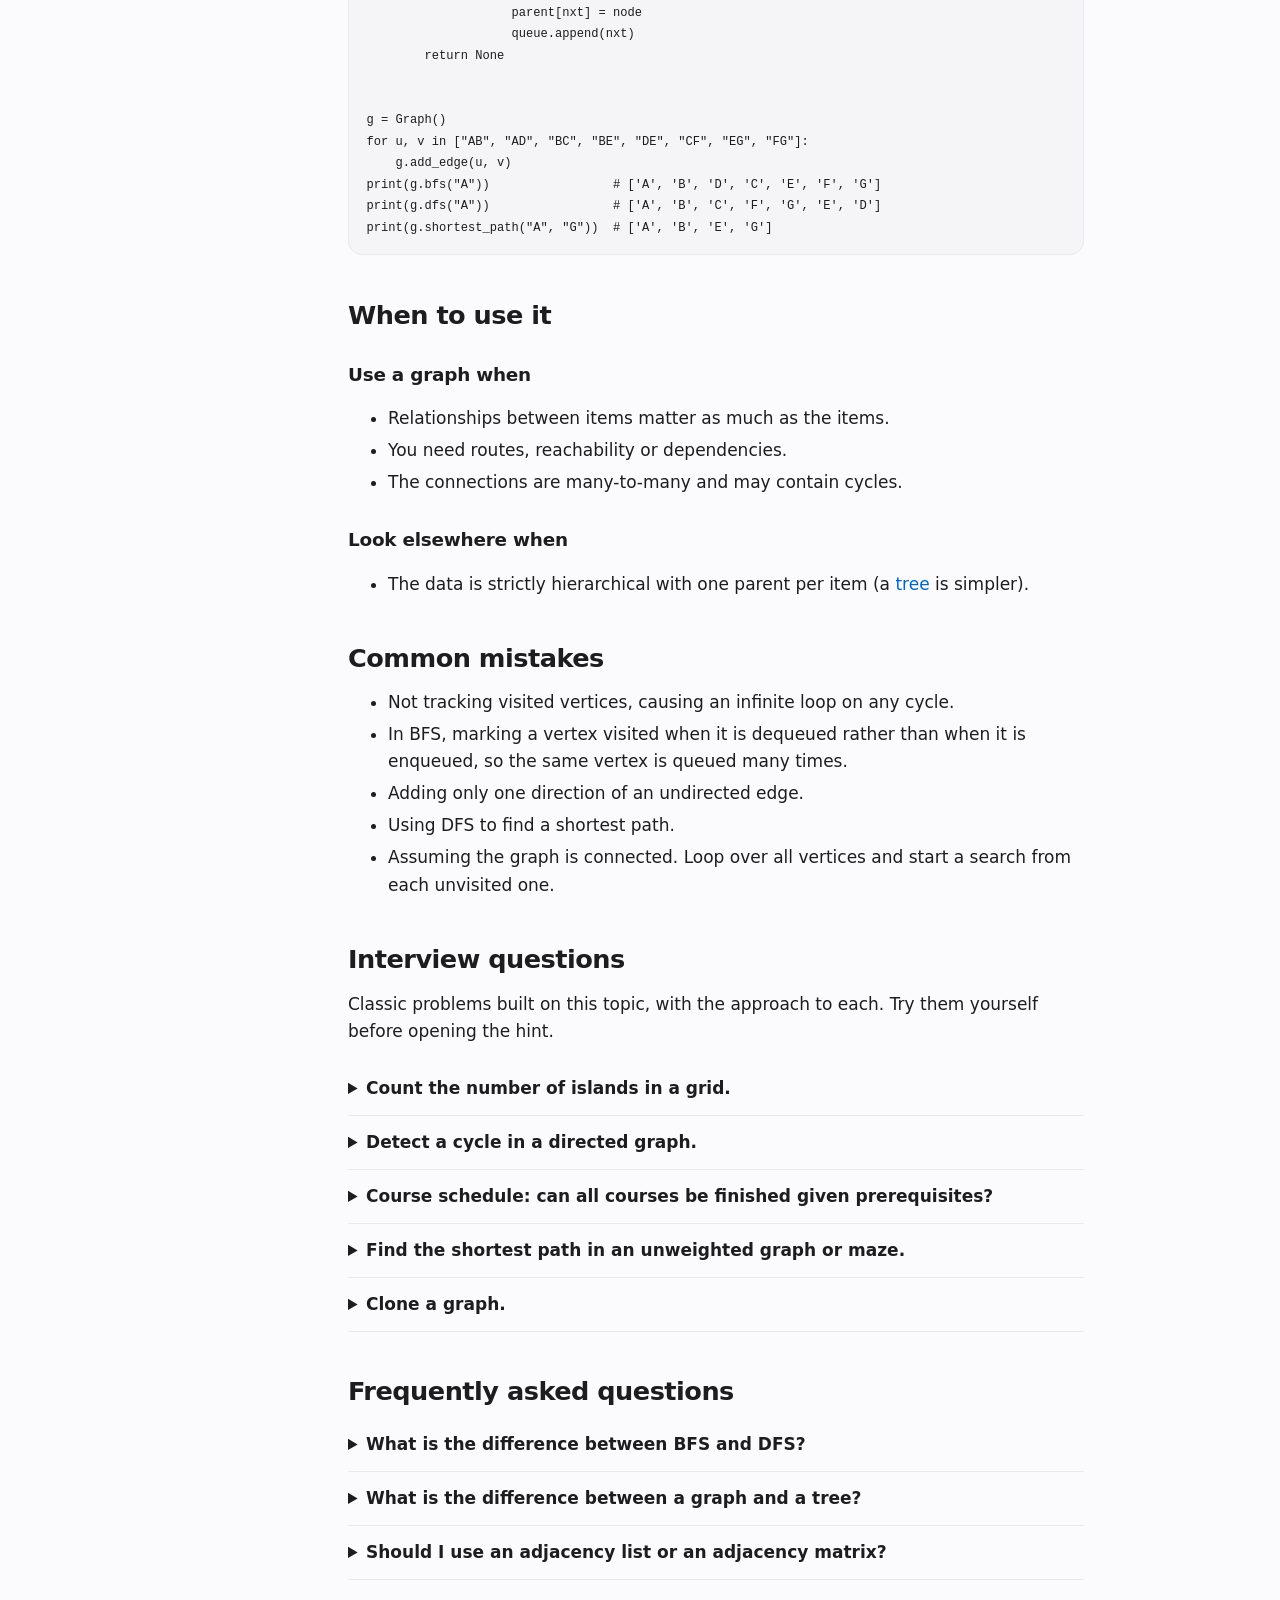
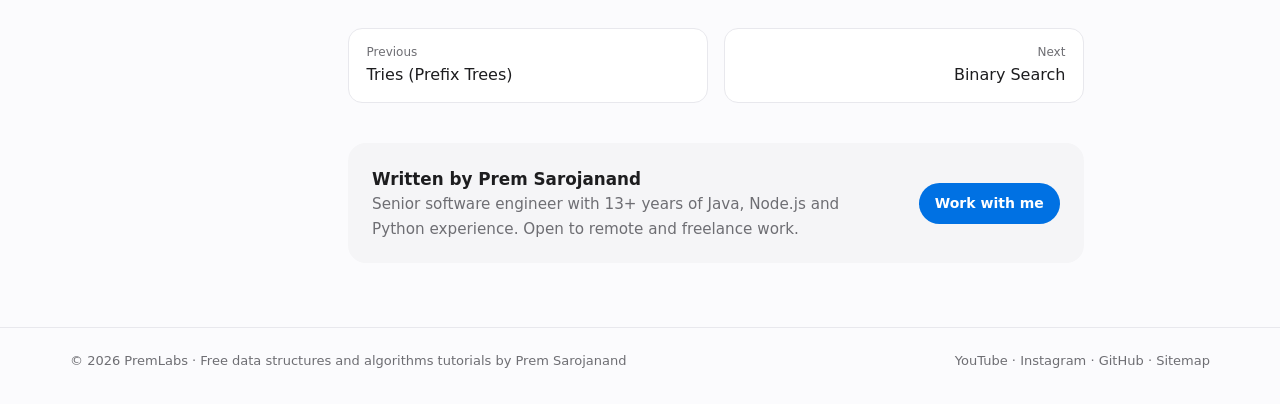
<file: graph/index.html>
<!doctype html>
<html lang="en">
<head>
  <meta charset="utf-8">
  <meta name="viewport" content="width=device-width, initial-scale=1">
  <title>Graph Data Structure Explained Visually: BFS, DFS &amp; Adjacency List with Code | PremLabs</title>
  <meta name="description" content="Learn graphs with an animated BFS and DFS visualizer. Covers vertices, edges, adjacency list vs matrix, shortest paths and code in Python, Java and JavaScript.">
  <meta name="author" content="Prem Sarojanand">
  <meta name="robots" content="index, follow, max-image-preview:large">
  <link rel="canonical" href="https://premlabs.github.io/datastructure/graph/">
  <meta name="theme-color" content="#fbfbfd" media="(prefers-color-scheme: light)">
  <meta name="theme-color" content="#000000" media="(prefers-color-scheme: dark)">
  <meta property="og:type" content="article">
  <meta property="og:site_name" content="PremLabs">
  <meta property="og:title" content="Graph Data Structure Explained Visually: BFS, DFS &amp; Adjacency List with Code | PremLabs">
  <meta property="og:description" content="Learn graphs with an animated BFS and DFS visualizer. Covers vertices, edges, adjacency list vs matrix, shortest paths and code in Python, Java and JavaScript.">
  <meta property="og:url" content="https://premlabs.github.io/datastructure/graph/">
  <meta property="og:image" content="https://premlabs.github.io/datastructure/assets/og.png">
  <meta property="og:image:width" content="1200">
  <meta property="og:image:height" content="630">
  <meta name="twitter:card" content="summary_large_image">
  <meta name="twitter:title" content="Graph Data Structure Explained Visually: BFS, DFS &amp; Adjacency List with Code | PremLabs">
  <meta name="twitter:description" content="Learn graphs with an animated BFS and DFS visualizer. Covers vertices, edges, adjacency list vs matrix, shortest paths and code in Python, Java and JavaScript.">
  <meta name="twitter:image" content="https://premlabs.github.io/datastructure/assets/og.png">
  <link rel="icon" href="../assets/icon.svg" type="image/svg+xml">
  <link rel="stylesheet" href="../assets/site.css?v=2">
  <script src="../assets/viz.js?v=2" defer></script>
  <script type="application/ld+json">{"@context": "https://schema.org", "@graph": [{"@type": ["TechArticle", "LearningResource"], "@id": "https://premlabs.github.io/datastructure/graph/#article", "headline": "Graph Data Structure Explained Visually: BFS, DFS & Adjacency List with Code", "name": "Graphs: BFS & DFS", "description": "Learn graphs with an animated BFS and DFS visualizer. Covers vertices, edges, adjacency list vs matrix, shortest paths and code in Python, Java and JavaScript.", "url": "https://premlabs.github.io/datastructure/graph/", "mainEntityOfPage": "https://premlabs.github.io/datastructure/graph/", "image": "https://premlabs.github.io/datastructure/assets/og.png", "author": {"@type": "Person", "name": "Prem Sarojanand", "url": "https://premlabs.github.io/", "jobTitle": "Senior Software Engineer"}, "publisher": {"@type": "Organization", "name": "PremLabs", "url": "https://premlabs.github.io/", "logo": {"@type": "ImageObject", "url": "https://premlabs.github.io/datastructure/assets/og.png"}}, "datePublished": "2026-11-16", "dateModified": "2026-11-16", "inLanguage": "en", "learningResourceType": "Tutorial", "educationalLevel": "Intermediate", "teaches": "Graphs: BFS & DFS", "about": {"@type": "Thing", "name": "Graphs: BFS & DFS"}, "isAccessibleForFree": true, "programmingLanguage": ["Python", "Java", "JavaScript"], "isPartOf": {"@id": "https://premlabs.github.io/datastructure/#course"}}, {"@type": "BreadcrumbList", "itemListElement": [{"@type": "ListItem", "position": 1, "name": "PremLabs", "item": "https://premlabs.github.io/"}, {"@type": "ListItem", "position": 2, "name": "Data Structures & Algorithms", "item": "https://premlabs.github.io/datastructure/"}, {"@type": "ListItem", "position": 3, "name": "Graphs: BFS & DFS", "item": "https://premlabs.github.io/datastructure/graph/"}]}, {"@type": "FAQPage", "mainEntity": [{"@type": "Question", "name": "What is the difference between BFS and DFS?", "acceptedAnswer": {"@type": "Answer", "text": "BFS visits vertices level by level using a queue and finds shortest paths in unweighted graphs. DFS follows one path as deep as possible using a stack or recursion before backtracking."}}, {"@type": "Question", "name": "What is the difference between a graph and a tree?", "acceptedAnswer": {"@type": "Answer", "text": "A tree is a connected graph with no cycles and exactly one path between any two nodes. A general graph may have cycles, several components and no root."}}, {"@type": "Question", "name": "Should I use an adjacency list or an adjacency matrix?", "acceptedAnswer": {"@type": "Answer", "text": "Use an adjacency list for most graphs: it needs O(V + E) memory and is fast to traverse. Use a matrix when the graph is dense or you need constant-time edge checks."}}]}]}</script>
  <script>(function(w,d,s,l,i){w[l]=w[l]||[];w[l].push({'gtm.start':new Date().getTime(),event:'gtm.js'});var f=d.getElementsByTagName(s)[0],j=d.createElement(s),dl=l!='dataLayer'?'&l='+l:'';j.async=true;j.src='https://www.googletagmanager.com/gtm.js?id='+i+dl;f.parentNode.insertBefore(j,f);})(window,document,'script','dataLayer','GTM-TLJBPCN6');</script>
  <script async src="https://www.googletagmanager.com/gtag/js?id=G-MZDBK7RPZJ"></script>
  <script>window.dataLayer=window.dataLayer||[];function gtag(){dataLayer.push(arguments);}gtag('js',new Date());gtag('config','G-MZDBK7RPZJ');</script>
</head>
<body>
<noscript><iframe src="https://www.googletagmanager.com/ns.html?id=GTM-TLJBPCN6" height="0" width="0" style="display:none;visibility:hidden" title="Google Tag Manager"></iframe></noscript>
<a class="skip" href="#main">Skip to content</a>
<header class="nav"><div class="nav-in">
  <a class="brand" href="../">PremLabs <span>DSA</span></a>
  <nav class="nav-links" aria-label="Main">
    <a href="../#tutorials">Tutorials</a>
    <a class="opt" href="../sorting-algorithms/">Visualizer</a>
    <a class="opt" href="https://github.com/PremLabs/datastructure">GitHub</a>
    <a class="pill-link" href="https://premlabs.github.io/">Hire me</a>
  </nav>
</div></header>

<div class="layout">
<nav class="side" aria-label="All tutorials"><h2>Foundations</h2><ol><li><a href="../big-o/">Big-O Notation</a></li></ol><h2 style="margin-top:1.2rem">Linear structures</h2><ol><li><a href="../arrays/">Arrays</a></li><li><a href="../linked-list/">Linked Lists</a></li><li><a href="../stack/">Stacks</a></li><li><a href="../queue/">Queues</a></li></ol><h2 style="margin-top:1.2rem">Key-value structures</h2><ol><li><a href="../hash-table/">Hash Tables</a></li></ol><h2 style="margin-top:1.2rem">Trees</h2><ol><li><a href="../binary-tree/">Binary Trees &amp; Traversals</a></li><li><a href="../binary-search-tree/">Binary Search Trees</a></li><li><a href="../heap/">Heaps &amp; Priority Queues</a></li><li><a href="../trie/">Tries (Prefix Trees)</a></li></ol><h2 style="margin-top:1.2rem">Graphs</h2><ol><li><a href="../graph/" aria-current="page">Graphs: BFS &amp; DFS</a></li></ol><h2 style="margin-top:1.2rem">Algorithms</h2><ol><li><a href="../binary-search/">Binary Search</a></li><li><a href="../sorting-algorithms/">Sorting Algorithms</a></li></ol></nav>
<article id="main">
<p class="crumbs"><a href="../">Data Structures &amp; Algorithms</a> › Graphs</p>
<h1>Graphs: BFS &amp; DFS</h1>
<p class="lede">A graph is a set of vertices (nodes) joined by edges. It is the most general data structure in this series: trees and linked lists are special cases, and maps, social networks and dependency systems are all graphs.</p>
<ul class="facts"><li>Level: <b>Intermediate</b></li><li>Read time: <b>13 min</b></li><li>BFS / DFS: <b>O(V + E)</b></li><li>Space: <b>O(V)</b></li></ul>

<h2 id="what">What is a graph?</h2>
<p>Whenever you have things and relationships between pairs of them, you have a graph. Cities and roads. People and friendships. Web pages and links. Tasks and their dependencies.</p>
<div class="tablewrap"><table>
<thead><tr><th>Term</th><th>Meaning</th><th>Example</th></tr></thead>
<tbody>
<tr><td>Vertex (node)</td><td>An item</td><td>A city</td></tr>
<tr><td>Edge</td><td>A connection between two vertices</td><td>A road</td></tr>
<tr><td>Undirected</td><td>Edges go both ways</td><td>Friendship</td></tr>
<tr><td>Directed</td><td>Edges have a direction</td><td>"Follows" on social media</td></tr>
<tr><td>Weighted</td><td>Edges carry a cost</td><td>Road distance</td></tr>
<tr><td>Cycle</td><td>A path that returns to its start</td><td>A ring road</td></tr>
</tbody></table></div>
<p>Unlike a tree, a graph has no root, may contain cycles, and may be in several disconnected pieces. Every graph algorithm therefore has to remember which vertices it has already visited, or it will go round in circles.</p>
<h2 id="visual">Try it: BFS versus DFS</h2>
<p>Run both from node A and compare the visiting order. BFS spreads outward in rings; DFS dives down one path and backtracks.</p>

<div data-viz="graph" aria-label="Interactive Graphs: BFS &amp; DFS visualizer"><noscript><p class="note">The interactive visualizer needs JavaScript. Everything else on this page works without it.</p></noscript></div>

<h2 id="represent">How to store a graph</h2>
<h3>Adjacency list</h3>
<p>A map from each vertex to the list of its neighbours. Memory is O(V + E), and iterating over a vertex's neighbours takes time proportional to how many it has. This is the default choice, because most real graphs are sparse.</p>
<h3>Adjacency matrix</h3>
<p>A V × V grid where cell (i, j) says whether an edge exists. Checking a specific edge is O(1), but memory is O(V²) and listing neighbours is O(V). It suits small or dense graphs.</p>
<h2 id="bfs">Breadth-first search (BFS)</h2>
<p>BFS explores in layers: the start vertex, then everything one edge away, then two edges away. It uses a <a href="../queue/">queue</a>.</p>
<ol>
<li>Put the start vertex in the queue and mark it visited.</li>
<li>Dequeue a vertex. For each unvisited neighbour: mark it and enqueue it.</li>
<li>Repeat until the queue is empty.</li>
</ol>
<p>Because vertices are reached in order of distance, <strong>BFS finds the shortest path in an unweighted graph</strong>. Record each vertex's parent as you discover it, and you can walk back from the goal to reconstruct the route, as <code>shortest_path</code> does in the code below.</p>
<h2 id="dfs">Depth-first search (DFS)</h2>
<p>DFS follows one path as far as it can, then backtracks to the most recent vertex with an unexplored neighbour. It uses a <a href="../stack/">stack</a>, most simply the call stack through recursion.</p>
<p>DFS is the basis for detecting cycles, topological sorting (ordering tasks so that each comes after its dependencies), finding connected components, and solving mazes and puzzles by backtracking.</p>
<h2 id="choose">BFS or DFS?</h2>
<div class="tablewrap"><table>
<thead><tr><th></th><th>BFS</th><th>DFS</th></tr></thead>
<tbody>
<tr><td>Data structure</td><td>Queue</td><td>Stack / recursion</td></tr>
<tr><td>Shortest path (unweighted)</td><td>Yes</td><td>No</td></tr>
<tr><td>Memory</td><td>O(width of the frontier)</td><td>O(depth of the path)</td></tr>
<tr><td>Typical uses</td><td>Shortest path, nearest match, level order</td><td>Cycle detection, topological sort, backtracking</td></tr>
</tbody></table></div>
<p>For weighted graphs with non-negative weights, the shortest path needs <strong>Dijkstra's algorithm</strong>, which is BFS with the queue replaced by a <a href="../heap/">priority queue</a>.</p>

<h2 id="complexity">Time complexity</h2>
<div class="tablewrap"><table><thead><tr><th>Operation</th><th>Average</th><th>Worst</th><th>Notes</th></tr></thead><tbody><tr><td>BFS / DFS traversal</td><td><code>O(V + E)</code></td><td><code>O(V + E)</code></td><td>Adjacency list; O(V²) with a matrix</td></tr><tr><td>Add vertex</td><td><code>O(1)</code></td><td><code>O(1)</code></td><td>Adjacency list</td></tr><tr><td>Add edge</td><td><code>O(1)</code></td><td><code>O(1)</code></td><td>Adjacency list</td></tr><tr><td>Check whether an edge exists</td><td><code>O(degree)</code></td><td><code>O(V)</code></td><td>O(1) with a matrix or neighbour sets</td></tr><tr><td>Space</td><td><code>O(V + E)</code></td><td><code>O(V + E)</code></td><td>O(V²) with a matrix</td></tr></tbody></table></div>
<h2 id="code">Graphs: BFS &amp; DFS in Python, Java and JavaScript</h2>
<p>Every sample below runs as is and prints the results shown in its comments. Switch language with the tabs; your choice is remembered on every page.</p>
<div class="code"><div class="tabs" role="tablist" aria-label="Language"><button type="button" role="tab" data-lang="py" aria-selected="true" tabindex="0">Python</button><button type="button" role="tab" data-lang="java" aria-selected="false" tabindex="-1">Java</button><button type="button" role="tab" data-lang="js" aria-selected="false" tabindex="-1">JavaScript</button><button type="button" class="copy">Copy</button></div><pre data-lang="py" role="tabpanel" aria-label="Python code"><code>from collections import deque


class Graph:
    &quot;&quot;&quot;Undirected graph stored as an adjacency list.&quot;&quot;&quot;

    def __init__(self):
        self.adj = {}

    def add_edge(self, u, v):
        self.adj.setdefault(u, []).append(v)
        self.adj.setdefault(v, []).append(u)

    def bfs(self, start):                 # O(V + E), uses a queue
        order, seen, queue = [], {start}, deque([start])
        while queue:
            node = queue.popleft()
            order.append(node)
            for nxt in self.adj[node]:
                if nxt not in seen:       # mark when queued, not when popped
                    seen.add(nxt)
                    queue.append(nxt)
        return order

    def dfs(self, start):                 # O(V + E), uses recursion
        order, seen = [], set()
        def visit(node):
            seen.add(node)
            order.append(node)
            for nxt in self.adj[node]:
                if nxt not in seen:
                    visit(nxt)
        visit(start)
        return order

    def shortest_path(self, start, goal):   # fewest edges, via BFS
        parent, queue = {start: None}, deque([start])
        while queue:
            node = queue.popleft()
            if node == goal:
                path = []
                while node is not None:
                    path.append(node)
                    node = parent[node]
                return path[::-1]
            for nxt in self.adj[node]:
                if nxt not in parent:
                    parent[nxt] = node
                    queue.append(nxt)
        return None


g = Graph()
for u, v in [&quot;AB&quot;, &quot;AD&quot;, &quot;BC&quot;, &quot;BE&quot;, &quot;DE&quot;, &quot;CF&quot;, &quot;EG&quot;, &quot;FG&quot;]:
    g.add_edge(u, v)
print(g.bfs(&quot;A&quot;))                 # [&#x27;A&#x27;, &#x27;B&#x27;, &#x27;D&#x27;, &#x27;C&#x27;, &#x27;E&#x27;, &#x27;F&#x27;, &#x27;G&#x27;]
print(g.dfs(&quot;A&quot;))                 # [&#x27;A&#x27;, &#x27;B&#x27;, &#x27;C&#x27;, &#x27;F&#x27;, &#x27;G&#x27;, &#x27;E&#x27;, &#x27;D&#x27;]
print(g.shortest_path(&quot;A&quot;, &quot;G&quot;))  # [&#x27;A&#x27;, &#x27;B&#x27;, &#x27;E&#x27;, &#x27;G&#x27;]</code></pre><pre data-lang="java" role="tabpanel" aria-label="Java code" hidden><code>import java.util.*;

public class Graph {
    private final Map&lt;String, List&lt;String&gt;&gt; adj = new LinkedHashMap&lt;&gt;();

    public void addEdge(String u, String v) {              // undirected
        adj.computeIfAbsent(u, k -&gt; new ArrayList&lt;&gt;()).add(v);
        adj.computeIfAbsent(v, k -&gt; new ArrayList&lt;&gt;()).add(u);
    }

    public List&lt;String&gt; bfs(String start) {                // O(V + E), uses a queue
        List&lt;String&gt; order = new ArrayList&lt;&gt;();
        Set&lt;String&gt; seen = new HashSet&lt;&gt;(List.of(start));
        Queue&lt;String&gt; queue = new ArrayDeque&lt;&gt;(List.of(start));
        while (!queue.isEmpty()) {
            String node = queue.poll();
            order.add(node);
            for (String next : adj.get(node)) {
                if (seen.add(next)) queue.offer(next);     // mark when queued
            }
        }
        return order;
    }

    public List&lt;String&gt; dfs(String start) {                // O(V + E), uses recursion
        List&lt;String&gt; order = new ArrayList&lt;&gt;();
        visit(start, new HashSet&lt;&gt;(), order);
        return order;
    }

    private void visit(String node, Set&lt;String&gt; seen, List&lt;String&gt; order) {
        seen.add(node);
        order.add(node);
        for (String next : adj.get(node)) {
            if (!seen.contains(next)) visit(next, seen, order);
        }
    }

    public List&lt;String&gt; shortestPath(String start, String goal) {   // fewest edges, via BFS
        Map&lt;String, String&gt; parent = new HashMap&lt;&gt;();
        parent.put(start, null);
        Queue&lt;String&gt; queue = new ArrayDeque&lt;&gt;(List.of(start));
        while (!queue.isEmpty()) {
            String node = queue.poll();
            if (node.equals(goal)) {
                LinkedList&lt;String&gt; path = new LinkedList&lt;&gt;();
                for (String n = goal; n != null; n = parent.get(n)) path.addFirst(n);
                return path;
            }
            for (String next : adj.get(node)) {
                if (!parent.containsKey(next)) { parent.put(next, node); queue.offer(next); }
            }
        }
        return null;
    }

    public static void main(String[] args) {
        Graph g = new Graph();
        for (String e : new String[]{&quot;AB&quot;, &quot;AD&quot;, &quot;BC&quot;, &quot;BE&quot;, &quot;DE&quot;, &quot;CF&quot;, &quot;EG&quot;, &quot;FG&quot;}) {
            g.addEdge(e.substring(0, 1), e.substring(1));
        }
        System.out.println(g.bfs(&quot;A&quot;));                // [A, B, D, C, E, F, G]
        System.out.println(g.dfs(&quot;A&quot;));                // [A, B, C, F, G, E, D]
        System.out.println(g.shortestPath(&quot;A&quot;, &quot;G&quot;));  // [A, B, E, G]
    }
}</code></pre><pre data-lang="js" role="tabpanel" aria-label="JavaScript code" hidden><code>class Graph {
  adj = new Map();                         // adjacency list

  addEdge(u, v) {                          // undirected
    if (!this.adj.has(u)) this.adj.set(u, []);
    if (!this.adj.has(v)) this.adj.set(v, []);
    this.adj.get(u).push(v);
    this.adj.get(v).push(u);
  }

  bfs(start) {                             // O(V + E), uses a queue
    const order = [], seen = new Set([start]), queue = [start];
    for (let head = 0; head &lt; queue.length; head++) {
      const node = queue[head];
      order.push(node);
      for (const next of this.adj.get(node)) {
        if (!seen.has(next)) { seen.add(next); queue.push(next); }  // mark when queued
      }
    }
    return order;
  }

  dfs(start) {                             // O(V + E), uses recursion
    const order = [], seen = new Set();
    const visit = node =&gt; {
      seen.add(node);
      order.push(node);
      for (const next of this.adj.get(node)) if (!seen.has(next)) visit(next);
    };
    visit(start);
    return order;
  }

  shortestPath(start, goal) {              // fewest edges, via BFS
    const parent = new Map([[start, null]]), queue = [start];
    for (let head = 0; head &lt; queue.length; head++) {
      const node = queue[head];
      if (node === goal) {
        const path = [];
        for (let n = goal; n !== null; n = parent.get(n)) path.unshift(n);
        return path;
      }
      for (const next of this.adj.get(node)) {
        if (!parent.has(next)) { parent.set(next, node); queue.push(next); }
      }
    }
    return null;
  }
}

const g = new Graph();
[&#x27;AB&#x27;, &#x27;AD&#x27;, &#x27;BC&#x27;, &#x27;BE&#x27;, &#x27;DE&#x27;, &#x27;CF&#x27;, &#x27;EG&#x27;, &#x27;FG&#x27;].forEach(([u, v]) =&gt; g.addEdge(u, v));
console.log(g.bfs(&#x27;A&#x27;));                   // A B D C E F G
console.log(g.dfs(&#x27;A&#x27;));                   // A B C F G E D
console.log(g.shortestPath(&#x27;A&#x27;, &#x27;G&#x27;));     // A B E G</code></pre></div>
<h2 id="when">When to use it</h2>
<h3>Use a graph when</h3><ul><li>Relationships between items matter as much as the items.</li><li>You need routes, reachability or dependencies.</li><li>The connections are many-to-many and may contain cycles.</li></ul>
<h3>Look elsewhere when</h3><ul><li>The data is strictly hierarchical with one parent per item (a <a href="../binary-tree/">tree</a> is simpler).</li></ul>
<h2 id="mistakes">Common mistakes</h2><ul><li>Not tracking visited vertices, causing an infinite loop on any cycle.</li><li>In BFS, marking a vertex visited when it is dequeued rather than when it is enqueued, so the same vertex is queued many times.</li><li>Adding only one direction of an undirected edge.</li><li>Using DFS to find a shortest path.</li><li>Assuming the graph is connected. Loop over all vertices and start a search from each unvisited one.</li></ul>
<h2 id="interview">Interview questions</h2><p>Classic problems built on this topic, with the approach to each. Try them yourself before opening the hint.</p>
<details><summary>Count the number of islands in a grid.</summary><p>Treat each land cell as a vertex connected to its four neighbours; run BFS or DFS from every unvisited land cell and count the searches.</p></details><details><summary>Detect a cycle in a directed graph.</summary><p>DFS with three states: unvisited, in the current path, finished. Reaching a vertex that is in the current path means a cycle.</p></details><details><summary>Course schedule: can all courses be finished given prerequisites?</summary><p>Topological sort. With Kahn's algorithm, repeatedly remove vertices with no incoming edges; if any remain, there is a cycle.</p></details><details><summary>Find the shortest path in an unweighted graph or maze.</summary><p>BFS, recording parents or distances.</p></details><details><summary>Clone a graph.</summary><p>Traverse with a hash map from each original vertex to its copy.</p></details>
<h2 id="faq">Frequently asked questions</h2>
<details><summary>What is the difference between BFS and DFS?</summary><p>BFS visits vertices level by level using a queue and finds shortest paths in unweighted graphs. DFS follows one path as deep as possible using a stack or recursion before backtracking.</p></details><details><summary>What is the difference between a graph and a tree?</summary><p>A tree is a connected graph with no cycles and exactly one path between any two nodes. A general graph may have cycles, several components and no root.</p></details><details><summary>Should I use an adjacency list or an adjacency matrix?</summary><p>Use an adjacency list for most graphs: it needs O(V + E) memory and is fast to traverse. Use a matrix when the graph is dense or you need constant-time edge checks.</p></details>
<nav class="pager" aria-label="Next and previous tutorials"><a href="../trie/" rel="prev"><small>Previous</small>Tries (Prefix Trees)</a><a class="next" href="../binary-search/" rel="next"><small>Next</small>Binary Search</a></nav>
<aside class="hire"><p><b>Written by Prem Sarojanand</b>Senior software engineer with 13+ years of Java, Node.js and Python experience. Open to remote and freelance work.</p><a class="btn primary" href="https://premlabs.github.io/#contact">Work with me</a></aside>
</article></div>
<footer><div class="foot">
  <span>© 2026 PremLabs · Free data structures and algorithms tutorials by <a href="https://premlabs.github.io/">Prem Sarojanand</a></span>
  <span><a href="https://www.youtube.com/@PremLabs-s05w" rel="me">YouTube</a> · <a href="https://www.instagram.com/tech.coders/" rel="me">Instagram</a> · <a href="https://github.com/PremLabs" rel="me">GitHub</a> · <a href="https://premlabs.github.io/datastructure/sitemap.xml">Sitemap</a></span>
</div></footer>
</body>
</html>
</file>
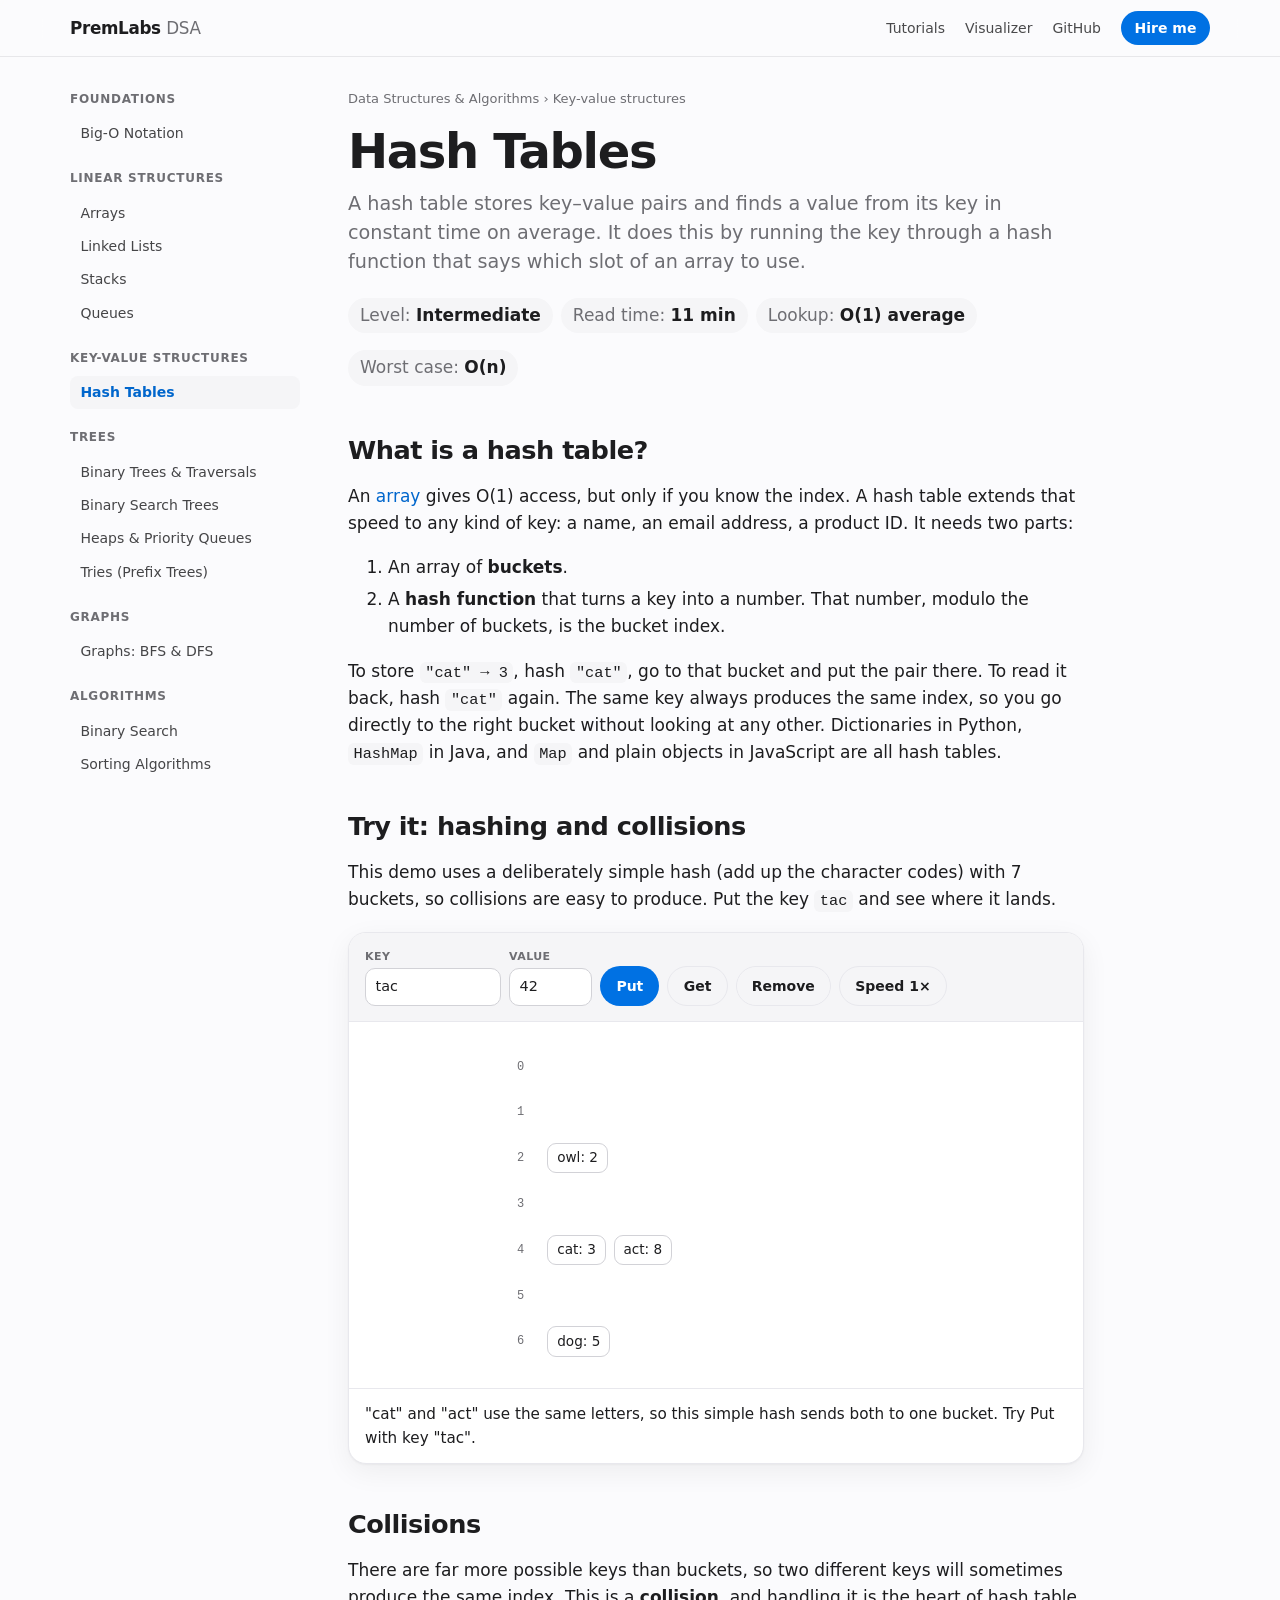
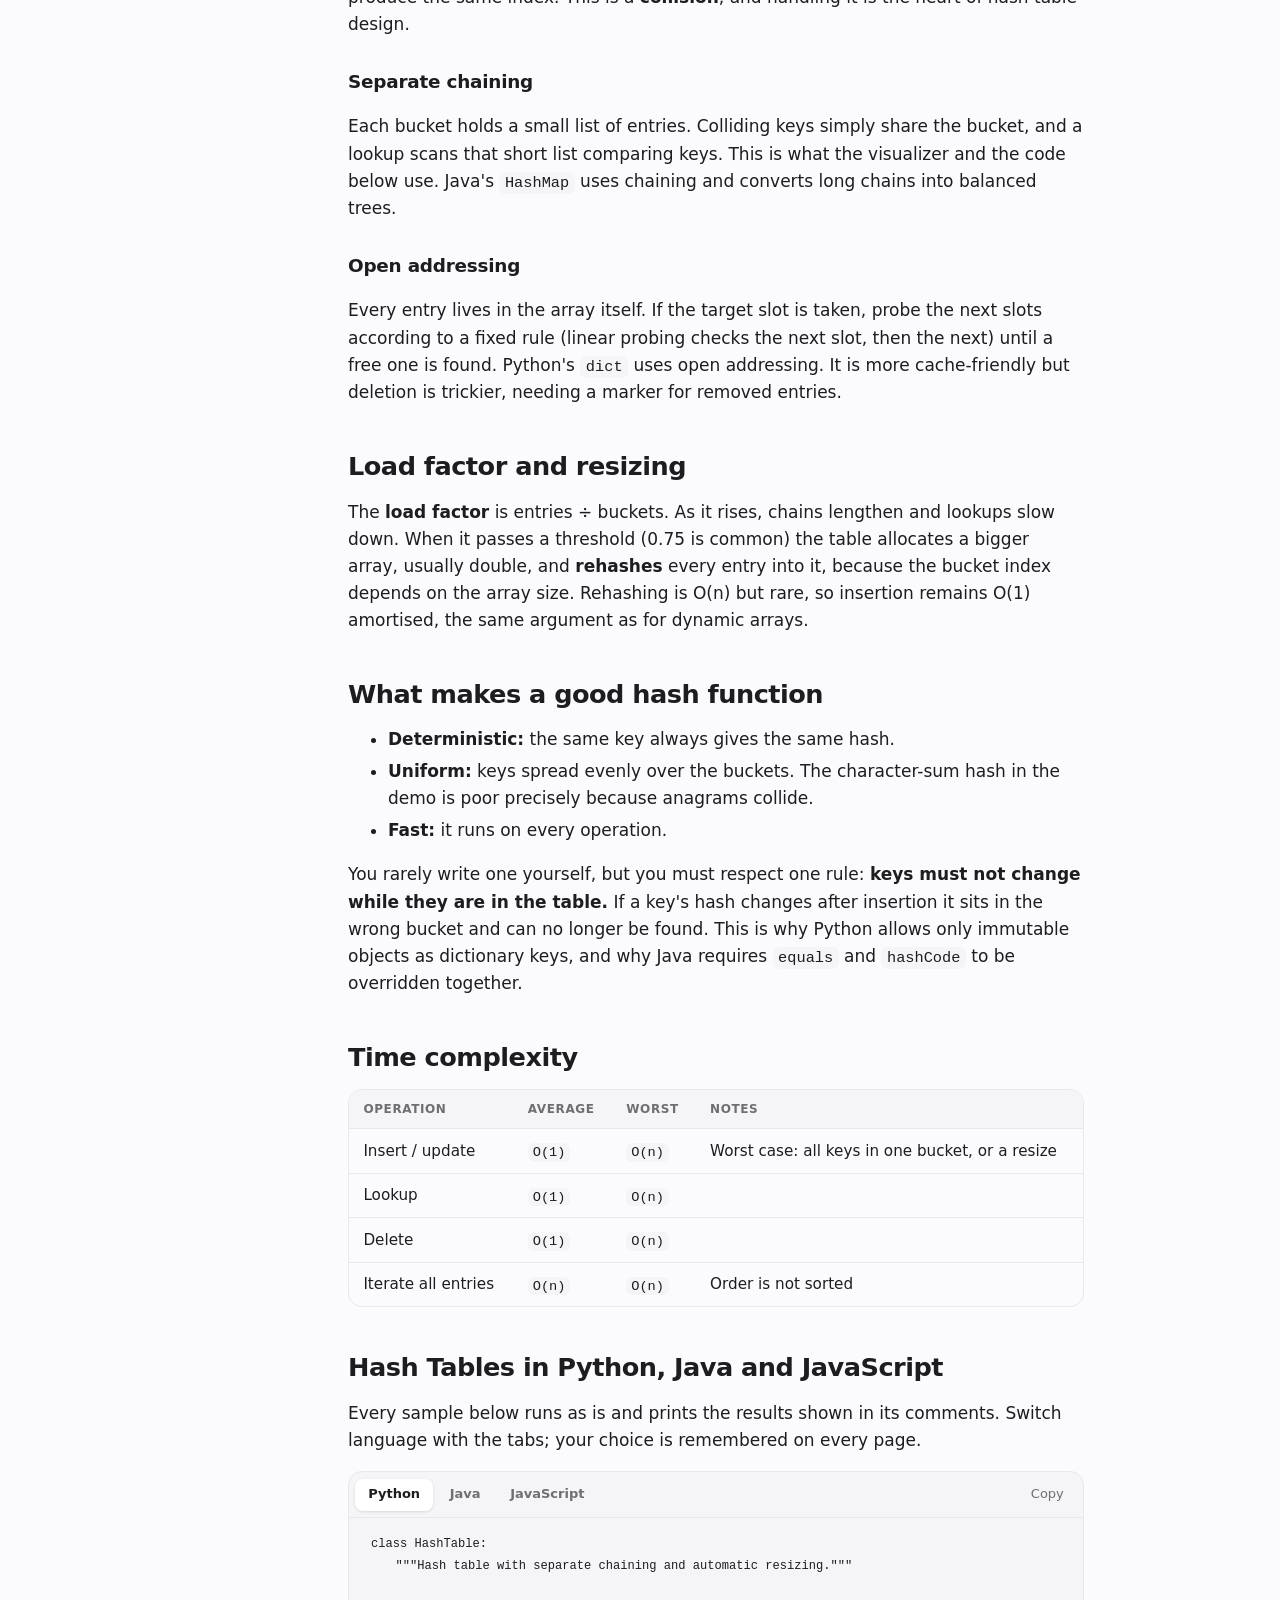
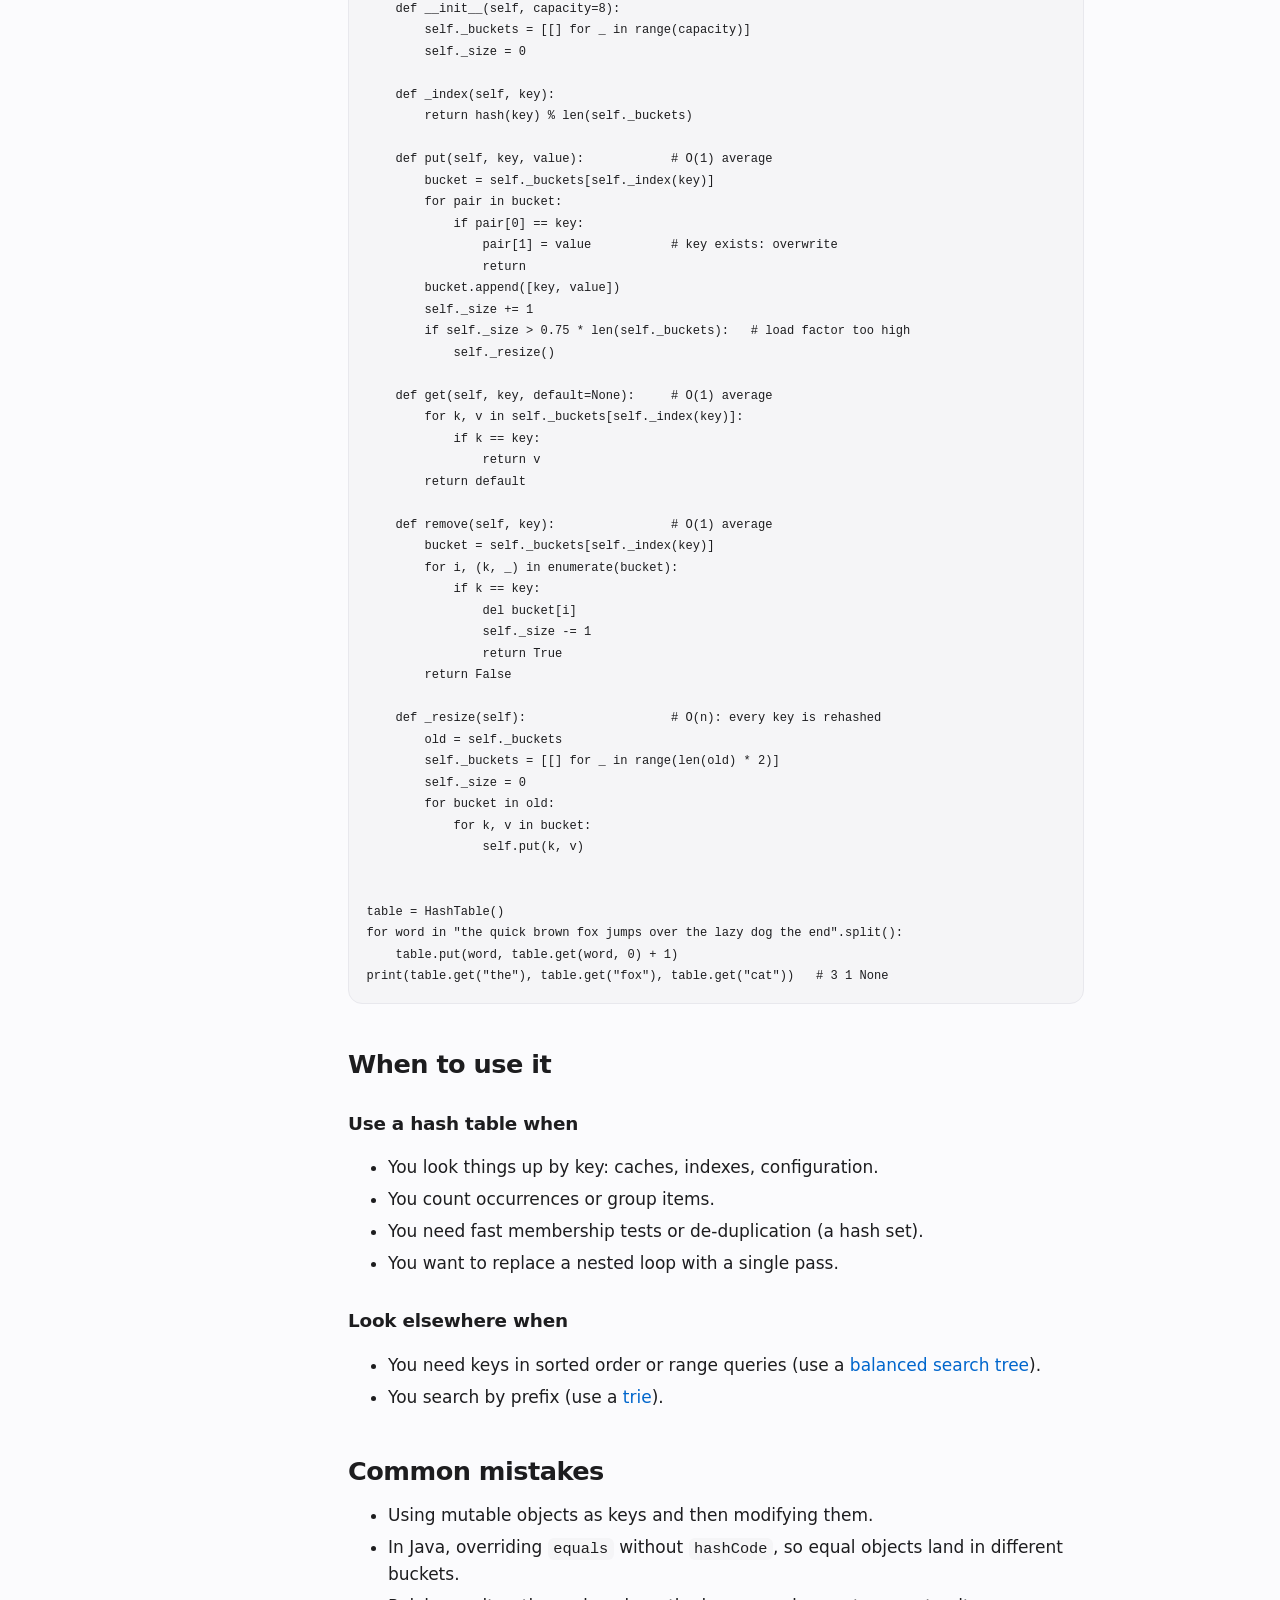
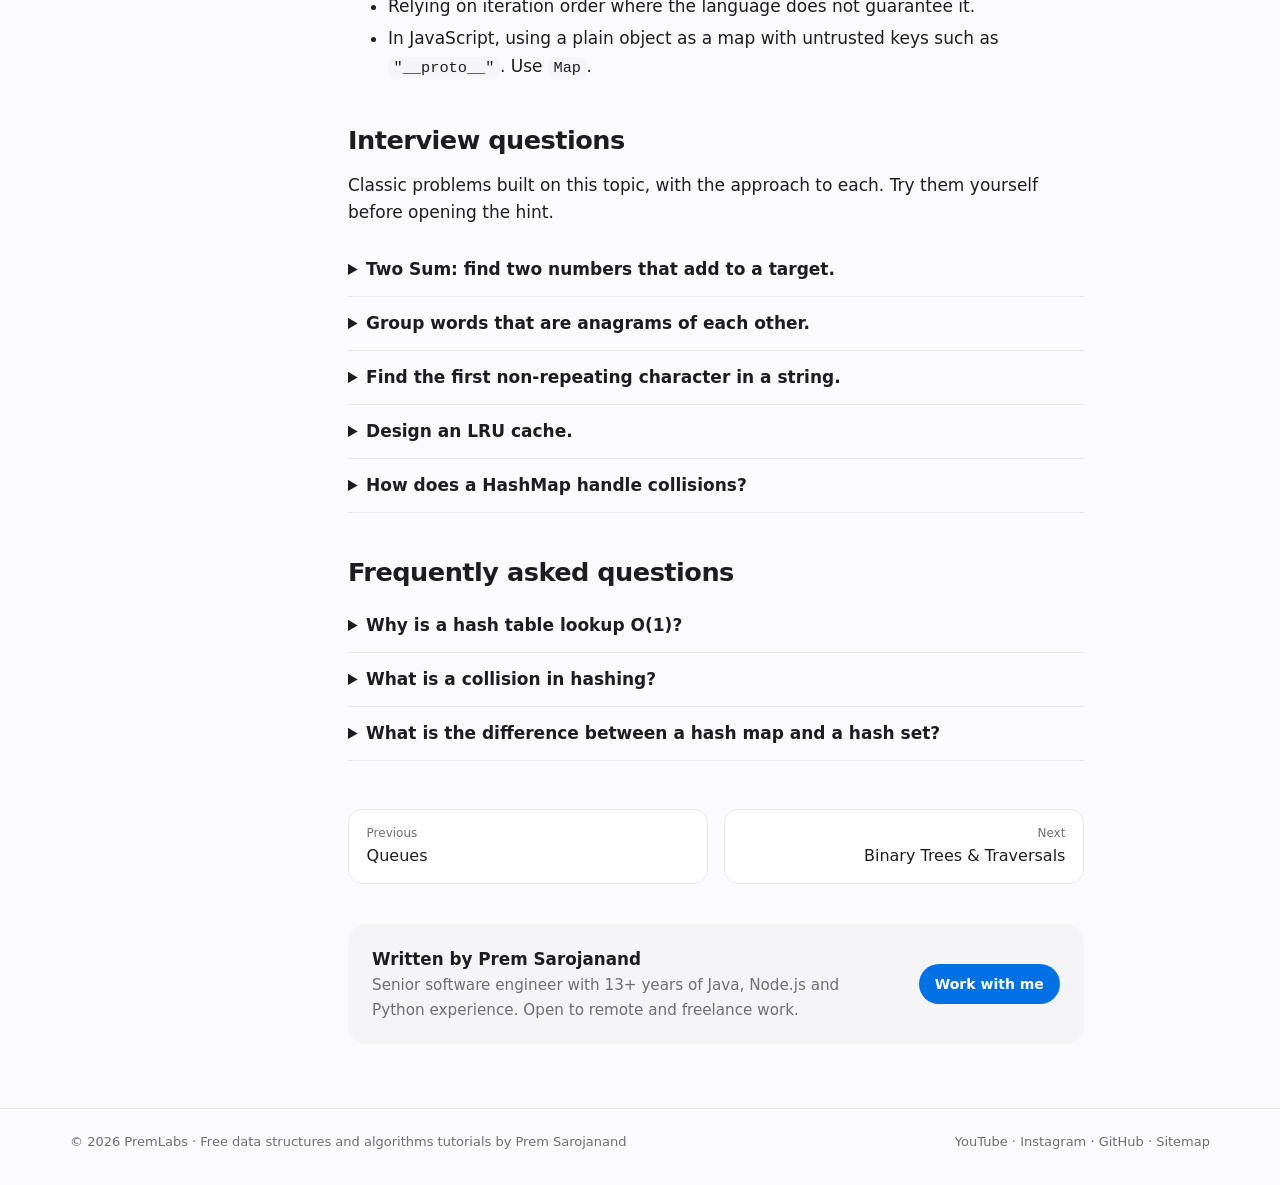
<file: hash-table/index.html>
<!doctype html>
<html lang="en">
<head>
  <meta charset="utf-8">
  <meta name="viewport" content="width=device-width, initial-scale=1">
  <title>Hash Table Explained Visually: Hashing, Collisions &amp; Chaining with Code | PremLabs</title>
  <meta name="description" content="See how a hash table works: hash functions, buckets, collisions, chaining and load factor, animated step by step with code in Python, Java and JavaScript.">
  <meta name="author" content="Prem Sarojanand">
  <meta name="robots" content="index, follow, max-image-preview:large">
  <link rel="canonical" href="https://premlabs.github.io/datastructure/hash-table/">
  <meta name="theme-color" content="#fbfbfd" media="(prefers-color-scheme: light)">
  <meta name="theme-color" content="#000000" media="(prefers-color-scheme: dark)">
  <meta property="og:type" content="article">
  <meta property="og:site_name" content="PremLabs">
  <meta property="og:title" content="Hash Table Explained Visually: Hashing, Collisions &amp; Chaining with Code | PremLabs">
  <meta property="og:description" content="See how a hash table works: hash functions, buckets, collisions, chaining and load factor, animated step by step with code in Python, Java and JavaScript.">
  <meta property="og:url" content="https://premlabs.github.io/datastructure/hash-table/">
  <meta property="og:image" content="https://premlabs.github.io/datastructure/assets/og.png">
  <meta property="og:image:width" content="1200">
  <meta property="og:image:height" content="630">
  <meta name="twitter:card" content="summary_large_image">
  <meta name="twitter:title" content="Hash Table Explained Visually: Hashing, Collisions &amp; Chaining with Code | PremLabs">
  <meta name="twitter:description" content="See how a hash table works: hash functions, buckets, collisions, chaining and load factor, animated step by step with code in Python, Java and JavaScript.">
  <meta name="twitter:image" content="https://premlabs.github.io/datastructure/assets/og.png">
  <link rel="icon" href="../assets/icon.svg" type="image/svg+xml">
  <link rel="stylesheet" href="../assets/site.css?v=2">
  <script src="../assets/viz.js?v=2" defer></script>
  <script type="application/ld+json">{"@context": "https://schema.org", "@graph": [{"@type": ["TechArticle", "LearningResource"], "@id": "https://premlabs.github.io/datastructure/hash-table/#article", "headline": "Hash Table Explained Visually: Hashing, Collisions & Chaining with Code", "name": "Hash Tables", "description": "See how a hash table works: hash functions, buckets, collisions, chaining and load factor, animated step by step with code in Python, Java and JavaScript.", "url": "https://premlabs.github.io/datastructure/hash-table/", "mainEntityOfPage": "https://premlabs.github.io/datastructure/hash-table/", "image": "https://premlabs.github.io/datastructure/assets/og.png", "author": {"@type": "Person", "name": "Prem Sarojanand", "url": "https://premlabs.github.io/", "jobTitle": "Senior Software Engineer"}, "publisher": {"@type": "Organization", "name": "PremLabs", "url": "https://premlabs.github.io/", "logo": {"@type": "ImageObject", "url": "https://premlabs.github.io/datastructure/assets/og.png"}}, "datePublished": "2026-11-16", "dateModified": "2026-11-16", "inLanguage": "en", "learningResourceType": "Tutorial", "educationalLevel": "Intermediate", "teaches": "Hash Tables", "about": {"@type": "Thing", "name": "Hash Tables"}, "isAccessibleForFree": true, "programmingLanguage": ["Python", "Java", "JavaScript"], "isPartOf": {"@id": "https://premlabs.github.io/datastructure/#course"}}, {"@type": "BreadcrumbList", "itemListElement": [{"@type": "ListItem", "position": 1, "name": "PremLabs", "item": "https://premlabs.github.io/"}, {"@type": "ListItem", "position": 2, "name": "Data Structures & Algorithms", "item": "https://premlabs.github.io/datastructure/"}, {"@type": "ListItem", "position": 3, "name": "Hash Tables", "item": "https://premlabs.github.io/datastructure/hash-table/"}]}, {"@type": "FAQPage", "mainEntity": [{"@type": "Question", "name": "Why is a hash table lookup O(1)?", "acceptedAnswer": {"@type": "Answer", "text": "The hash function computes the bucket index directly from the key, so the table goes straight to one bucket instead of searching. With a good hash and a controlled load factor, each bucket holds only a few entries."}}, {"@type": "Question", "name": "What is a collision in hashing?", "acceptedAnswer": {"@type": "Answer", "text": "Two different keys mapping to the same bucket. It is handled by chaining (keeping a list in each bucket) or open addressing (probing for another free slot)."}}, {"@type": "Question", "name": "What is the difference between a hash map and a hash set?", "acceptedAnswer": {"@type": "Answer", "text": "A hash map stores key–value pairs. A hash set stores keys only and answers the question 'is this item present?'."}}]}]}</script>
  <script>(function(w,d,s,l,i){w[l]=w[l]||[];w[l].push({'gtm.start':new Date().getTime(),event:'gtm.js'});var f=d.getElementsByTagName(s)[0],j=d.createElement(s),dl=l!='dataLayer'?'&l='+l:'';j.async=true;j.src='https://www.googletagmanager.com/gtm.js?id='+i+dl;f.parentNode.insertBefore(j,f);})(window,document,'script','dataLayer','GTM-TLJBPCN6');</script>
  <script async src="https://www.googletagmanager.com/gtag/js?id=G-MZDBK7RPZJ"></script>
  <script>window.dataLayer=window.dataLayer||[];function gtag(){dataLayer.push(arguments);}gtag('js',new Date());gtag('config','G-MZDBK7RPZJ');</script>
</head>
<body>
<noscript><iframe src="https://www.googletagmanager.com/ns.html?id=GTM-TLJBPCN6" height="0" width="0" style="display:none;visibility:hidden" title="Google Tag Manager"></iframe></noscript>
<a class="skip" href="#main">Skip to content</a>
<header class="nav"><div class="nav-in">
  <a class="brand" href="../">PremLabs <span>DSA</span></a>
  <nav class="nav-links" aria-label="Main">
    <a href="../#tutorials">Tutorials</a>
    <a class="opt" href="../sorting-algorithms/">Visualizer</a>
    <a class="opt" href="https://github.com/PremLabs/datastructure">GitHub</a>
    <a class="pill-link" href="https://premlabs.github.io/">Hire me</a>
  </nav>
</div></header>

<div class="layout">
<nav class="side" aria-label="All tutorials"><h2>Foundations</h2><ol><li><a href="../big-o/">Big-O Notation</a></li></ol><h2 style="margin-top:1.2rem">Linear structures</h2><ol><li><a href="../arrays/">Arrays</a></li><li><a href="../linked-list/">Linked Lists</a></li><li><a href="../stack/">Stacks</a></li><li><a href="../queue/">Queues</a></li></ol><h2 style="margin-top:1.2rem">Key-value structures</h2><ol><li><a href="../hash-table/" aria-current="page">Hash Tables</a></li></ol><h2 style="margin-top:1.2rem">Trees</h2><ol><li><a href="../binary-tree/">Binary Trees &amp; Traversals</a></li><li><a href="../binary-search-tree/">Binary Search Trees</a></li><li><a href="../heap/">Heaps &amp; Priority Queues</a></li><li><a href="../trie/">Tries (Prefix Trees)</a></li></ol><h2 style="margin-top:1.2rem">Graphs</h2><ol><li><a href="../graph/">Graphs: BFS &amp; DFS</a></li></ol><h2 style="margin-top:1.2rem">Algorithms</h2><ol><li><a href="../binary-search/">Binary Search</a></li><li><a href="../sorting-algorithms/">Sorting Algorithms</a></li></ol></nav>
<article id="main">
<p class="crumbs"><a href="../">Data Structures &amp; Algorithms</a> › Key-value structures</p>
<h1>Hash Tables</h1>
<p class="lede">A hash table stores key–value pairs and finds a value from its key in constant time on average. It does this by running the key through a hash function that says which slot of an array to use.</p>
<ul class="facts"><li>Level: <b>Intermediate</b></li><li>Read time: <b>11 min</b></li><li>Lookup: <b>O(1) average</b></li><li>Worst case: <b>O(n)</b></li></ul>

<h2 id="what">What is a hash table?</h2>
<p>An <a href="../arrays/">array</a> gives O(1) access, but only if you know the index. A hash table extends that speed to any kind of key: a name, an email address, a product ID. It needs two parts:</p>
<ol>
<li>An array of <strong>buckets</strong>.</li>
<li>A <strong>hash function</strong> that turns a key into a number. That number, modulo the number of buckets, is the bucket index.</li>
</ol>
<p>To store <code>"cat" → 3</code>, hash <code>"cat"</code>, go to that bucket and put the pair there. To read it back, hash <code>"cat"</code> again. The same key always produces the same index, so you go directly to the right bucket without looking at any other. Dictionaries in Python, <code>HashMap</code> in Java, and <code>Map</code> and plain objects in JavaScript are all hash tables.</p>
<h2 id="visual">Try it: hashing and collisions</h2>
<p>This demo uses a deliberately simple hash (add up the character codes) with 7 buckets, so collisions are easy to produce. Put the key <code>tac</code> and see where it lands.</p>

<div data-viz="hashtable" aria-label="Interactive Hash Tables visualizer"><noscript><p class="note">The interactive visualizer needs JavaScript. Everything else on this page works without it.</p></noscript></div>

<h2 id="collisions">Collisions</h2>
<p>There are far more possible keys than buckets, so two different keys will sometimes produce the same index. This is a <strong>collision</strong>, and handling it is the heart of hash table design.</p>
<h3>Separate chaining</h3>
<p>Each bucket holds a small list of entries. Colliding keys simply share the bucket, and a lookup scans that short list comparing keys. This is what the visualizer and the code below use. Java's <code>HashMap</code> uses chaining and converts long chains into balanced trees.</p>
<h3>Open addressing</h3>
<p>Every entry lives in the array itself. If the target slot is taken, probe the next slots according to a fixed rule (linear probing checks the next slot, then the next) until a free one is found. Python's <code>dict</code> uses open addressing. It is more cache-friendly but deletion is trickier, needing a marker for removed entries.</p>
<h2 id="load">Load factor and resizing</h2>
<p>The <strong>load factor</strong> is entries ÷ buckets. As it rises, chains lengthen and lookups slow down. When it passes a threshold (0.75 is common) the table allocates a bigger array, usually double, and <strong>rehashes</strong> every entry into it, because the bucket index depends on the array size. Rehashing is O(n) but rare, so insertion remains O(1) amortised, the same argument as for dynamic arrays.</p>
<h2 id="good-hash">What makes a good hash function</h2>
<ul>
<li><strong>Deterministic:</strong> the same key always gives the same hash.</li>
<li><strong>Uniform:</strong> keys spread evenly over the buckets. The character-sum hash in the demo is poor precisely because anagrams collide.</li>
<li><strong>Fast:</strong> it runs on every operation.</li>
</ul>
<p>You rarely write one yourself, but you must respect one rule: <strong>keys must not change while they are in the table.</strong> If a key's hash changes after insertion it sits in the wrong bucket and can no longer be found. This is why Python allows only immutable objects as dictionary keys, and why Java requires <code>equals</code> and <code>hashCode</code> to be overridden together.</p>

<h2 id="complexity">Time complexity</h2>
<div class="tablewrap"><table><thead><tr><th>Operation</th><th>Average</th><th>Worst</th><th>Notes</th></tr></thead><tbody><tr><td>Insert / update</td><td><code>O(1)</code></td><td><code>O(n)</code></td><td>Worst case: all keys in one bucket, or a resize</td></tr><tr><td>Lookup</td><td><code>O(1)</code></td><td><code>O(n)</code></td><td></td></tr><tr><td>Delete</td><td><code>O(1)</code></td><td><code>O(n)</code></td><td></td></tr><tr><td>Iterate all entries</td><td><code>O(n)</code></td><td><code>O(n)</code></td><td>Order is not sorted</td></tr></tbody></table></div>
<h2 id="code">Hash Tables in Python, Java and JavaScript</h2>
<p>Every sample below runs as is and prints the results shown in its comments. Switch language with the tabs; your choice is remembered on every page.</p>
<div class="code"><div class="tabs" role="tablist" aria-label="Language"><button type="button" role="tab" data-lang="py" aria-selected="true" tabindex="0">Python</button><button type="button" role="tab" data-lang="java" aria-selected="false" tabindex="-1">Java</button><button type="button" role="tab" data-lang="js" aria-selected="false" tabindex="-1">JavaScript</button><button type="button" class="copy">Copy</button></div><pre data-lang="py" role="tabpanel" aria-label="Python code"><code>class HashTable:
    &quot;&quot;&quot;Hash table with separate chaining and automatic resizing.&quot;&quot;&quot;

    def __init__(self, capacity=8):
        self._buckets = [[] for _ in range(capacity)]
        self._size = 0

    def _index(self, key):
        return hash(key) % len(self._buckets)

    def put(self, key, value):            # O(1) average
        bucket = self._buckets[self._index(key)]
        for pair in bucket:
            if pair[0] == key:
                pair[1] = value           # key exists: overwrite
                return
        bucket.append([key, value])
        self._size += 1
        if self._size &gt; 0.75 * len(self._buckets):   # load factor too high
            self._resize()

    def get(self, key, default=None):     # O(1) average
        for k, v in self._buckets[self._index(key)]:
            if k == key:
                return v
        return default

    def remove(self, key):                # O(1) average
        bucket = self._buckets[self._index(key)]
        for i, (k, _) in enumerate(bucket):
            if k == key:
                del bucket[i]
                self._size -= 1
                return True
        return False

    def _resize(self):                    # O(n): every key is rehashed
        old = self._buckets
        self._buckets = [[] for _ in range(len(old) * 2)]
        self._size = 0
        for bucket in old:
            for k, v in bucket:
                self.put(k, v)


table = HashTable()
for word in &quot;the quick brown fox jumps over the lazy dog the end&quot;.split():
    table.put(word, table.get(word, 0) + 1)
print(table.get(&quot;the&quot;), table.get(&quot;fox&quot;), table.get(&quot;cat&quot;))   # 3 1 None</code></pre><pre data-lang="java" role="tabpanel" aria-label="Java code" hidden><code>import java.util.ArrayList;
import java.util.List;

public class HashTable&lt;K, V&gt; {
    private static class Entry&lt;K, V&gt; {
        final K key; V value;
        Entry(K key, V value) { this.key = key; this.value = value; }
    }

    private List&lt;List&lt;Entry&lt;K, V&gt;&gt;&gt; buckets = newBuckets(8);
    private int size = 0;

    private static &lt;K, V&gt; List&lt;List&lt;Entry&lt;K, V&gt;&gt;&gt; newBuckets(int n) {
        List&lt;List&lt;Entry&lt;K, V&gt;&gt;&gt; list = new ArrayList&lt;&gt;();
        for (int i = 0; i &lt; n; i++) list.add(new ArrayList&lt;&gt;());
        return list;
    }

    private int index(K key) {
        return Math.floorMod(key.hashCode(), buckets.size());   // floorMod: never negative
    }

    public void put(K key, V value) {                  // O(1) average
        List&lt;Entry&lt;K, V&gt;&gt; bucket = buckets.get(index(key));
        for (Entry&lt;K, V&gt; e : bucket) {
            if (e.key.equals(key)) { e.value = value; return; }
        }
        bucket.add(new Entry&lt;&gt;(key, value));
        if (++size &gt; 0.75 * buckets.size()) resize();
    }

    public V get(K key) {                              // O(1) average
        for (Entry&lt;K, V&gt; e : buckets.get(index(key))) {
            if (e.key.equals(key)) return e.value;
        }
        return null;
    }

    public boolean remove(K key) {                     // O(1) average
        if (buckets.get(index(key)).removeIf(e -&gt; e.key.equals(key))) { size--; return true; }
        return false;
    }

    private void resize() {                            // O(n): every key is rehashed
        List&lt;List&lt;Entry&lt;K, V&gt;&gt;&gt; old = buckets;
        buckets = newBuckets(old.size() * 2);
        size = 0;
        for (List&lt;Entry&lt;K, V&gt;&gt; bucket : old) for (Entry&lt;K, V&gt; e : bucket) put(e.key, e.value);
    }

    public static void main(String[] args) {
        HashTable&lt;String, Integer&gt; table = new HashTable&lt;&gt;();
        for (String word : &quot;the quick brown fox jumps over the lazy dog the end&quot;.split(&quot; &quot;)) {
            Integer count = table.get(word);
            table.put(word, count == null ? 1 : count + 1);
        }
        System.out.println(table.get(&quot;the&quot;) + &quot; &quot; + table.get(&quot;fox&quot;) + &quot; &quot; + table.get(&quot;cat&quot;)); // 3 1 null
    }
}</code></pre><pre data-lang="js" role="tabpanel" aria-label="JavaScript code" hidden><code>// In real code use Map. This class shows how one works inside.
class HashTable {
  #buckets = Array.from({ length: 8 }, () =&gt; []);
  #size = 0;

  #hash(key) {                             // simple string hash
    let h = 0;
    for (const ch of String(key)) h = (h * 31 + ch.charCodeAt(0)) &gt;&gt;&gt; 0;
    return h % this.#buckets.length;
  }

  put(key, value) {                        // O(1) average
    const bucket = this.#buckets[this.#hash(key)];
    const pair = bucket.find(p =&gt; p[0] === key);
    if (pair) { pair[1] = value; return; } // key exists: overwrite
    bucket.push([key, value]);
    if (++this.#size &gt; 0.75 * this.#buckets.length) this.#resize();
  }

  get(key) {                               // O(1) average
    const pair = this.#buckets[this.#hash(key)].find(p =&gt; p[0] === key);
    return pair ? pair[1] : undefined;
  }

  remove(key) {                            // O(1) average
    const bucket = this.#buckets[this.#hash(key)];
    const i = bucket.findIndex(p =&gt; p[0] === key);
    if (i &lt; 0) return false;
    bucket.splice(i, 1);
    this.#size--;
    return true;
  }

  #resize() {                              // O(n): every key is rehashed
    const old = this.#buckets;
    this.#buckets = Array.from({ length: old.length * 2 }, () =&gt; []);
    this.#size = 0;
    for (const bucket of old) for (const [k, v] of bucket) this.put(k, v);
  }
}

const table = new HashTable();
for (const word of &#x27;the quick brown fox jumps over the lazy dog the end&#x27;.split(&#x27; &#x27;)) {
  table.put(word, (table.get(word) ?? 0) + 1);
}
console.log(table.get(&#x27;the&#x27;), table.get(&#x27;fox&#x27;), table.get(&#x27;cat&#x27;)); // 3 1 undefined</code></pre></div>
<h2 id="when">When to use it</h2>
<h3>Use a hash table when</h3><ul><li>You look things up by key: caches, indexes, configuration.</li><li>You count occurrences or group items.</li><li>You need fast membership tests or de-duplication (a hash set).</li><li>You want to replace a nested loop with a single pass.</li></ul>
<h3>Look elsewhere when</h3><ul><li>You need keys in sorted order or range queries (use a <a href="../binary-search-tree/">balanced search tree</a>).</li><li>You search by prefix (use a <a href="../trie/">trie</a>).</li></ul>
<h2 id="mistakes">Common mistakes</h2><ul><li>Using mutable objects as keys and then modifying them.</li><li>In Java, overriding <code>equals</code> without <code>hashCode</code>, so equal objects land in different buckets.</li><li>Relying on iteration order where the language does not guarantee it.</li><li>In JavaScript, using a plain object as a map with untrusted keys such as <code>"__proto__"</code>. Use <code>Map</code>.</li></ul>
<h2 id="interview">Interview questions</h2><p>Classic problems built on this topic, with the approach to each. Try them yourself before opening the hint.</p>
<details><summary>Two Sum: find two numbers that add to a target.</summary><p>For each number, check whether target − number is already in a hash map; otherwise store the number. O(n).</p></details><details><summary>Group words that are anagrams of each other.</summary><p>Use the sorted letters of each word as the key and append the word to that key's list.</p></details><details><summary>Find the first non-repeating character in a string.</summary><p>Count characters in one pass, then scan again for the first with count 1.</p></details><details><summary>Design an LRU cache.</summary><p>A hash map from key to node plus a doubly linked list ordered by recency gives O(1) get and put.</p></details><details><summary>How does a HashMap handle collisions?</summary><p>By chaining entries in the same bucket (or probing for another slot) and comparing keys with equals during lookup.</p></details>
<h2 id="faq">Frequently asked questions</h2>
<details><summary>Why is a hash table lookup O(1)?</summary><p>The hash function computes the bucket index directly from the key, so the table goes straight to one bucket instead of searching. With a good hash and a controlled load factor, each bucket holds only a few entries.</p></details><details><summary>What is a collision in hashing?</summary><p>Two different keys mapping to the same bucket. It is handled by chaining (keeping a list in each bucket) or open addressing (probing for another free slot).</p></details><details><summary>What is the difference between a hash map and a hash set?</summary><p>A hash map stores key–value pairs. A hash set stores keys only and answers the question 'is this item present?'.</p></details>
<nav class="pager" aria-label="Next and previous tutorials"><a href="../queue/" rel="prev"><small>Previous</small>Queues</a><a class="next" href="../binary-tree/" rel="next"><small>Next</small>Binary Trees &amp; Traversals</a></nav>
<aside class="hire"><p><b>Written by Prem Sarojanand</b>Senior software engineer with 13+ years of Java, Node.js and Python experience. Open to remote and freelance work.</p><a class="btn primary" href="https://premlabs.github.io/#contact">Work with me</a></aside>
</article></div>
<footer><div class="foot">
  <span>© 2026 PremLabs · Free data structures and algorithms tutorials by <a href="https://premlabs.github.io/">Prem Sarojanand</a></span>
  <span><a href="https://www.youtube.com/@PremLabs-s05w" rel="me">YouTube</a> · <a href="https://www.instagram.com/tech.coders/" rel="me">Instagram</a> · <a href="https://github.com/PremLabs" rel="me">GitHub</a> · <a href="https://premlabs.github.io/datastructure/sitemap.xml">Sitemap</a></span>
</div></footer>
</body>
</html>
</file>
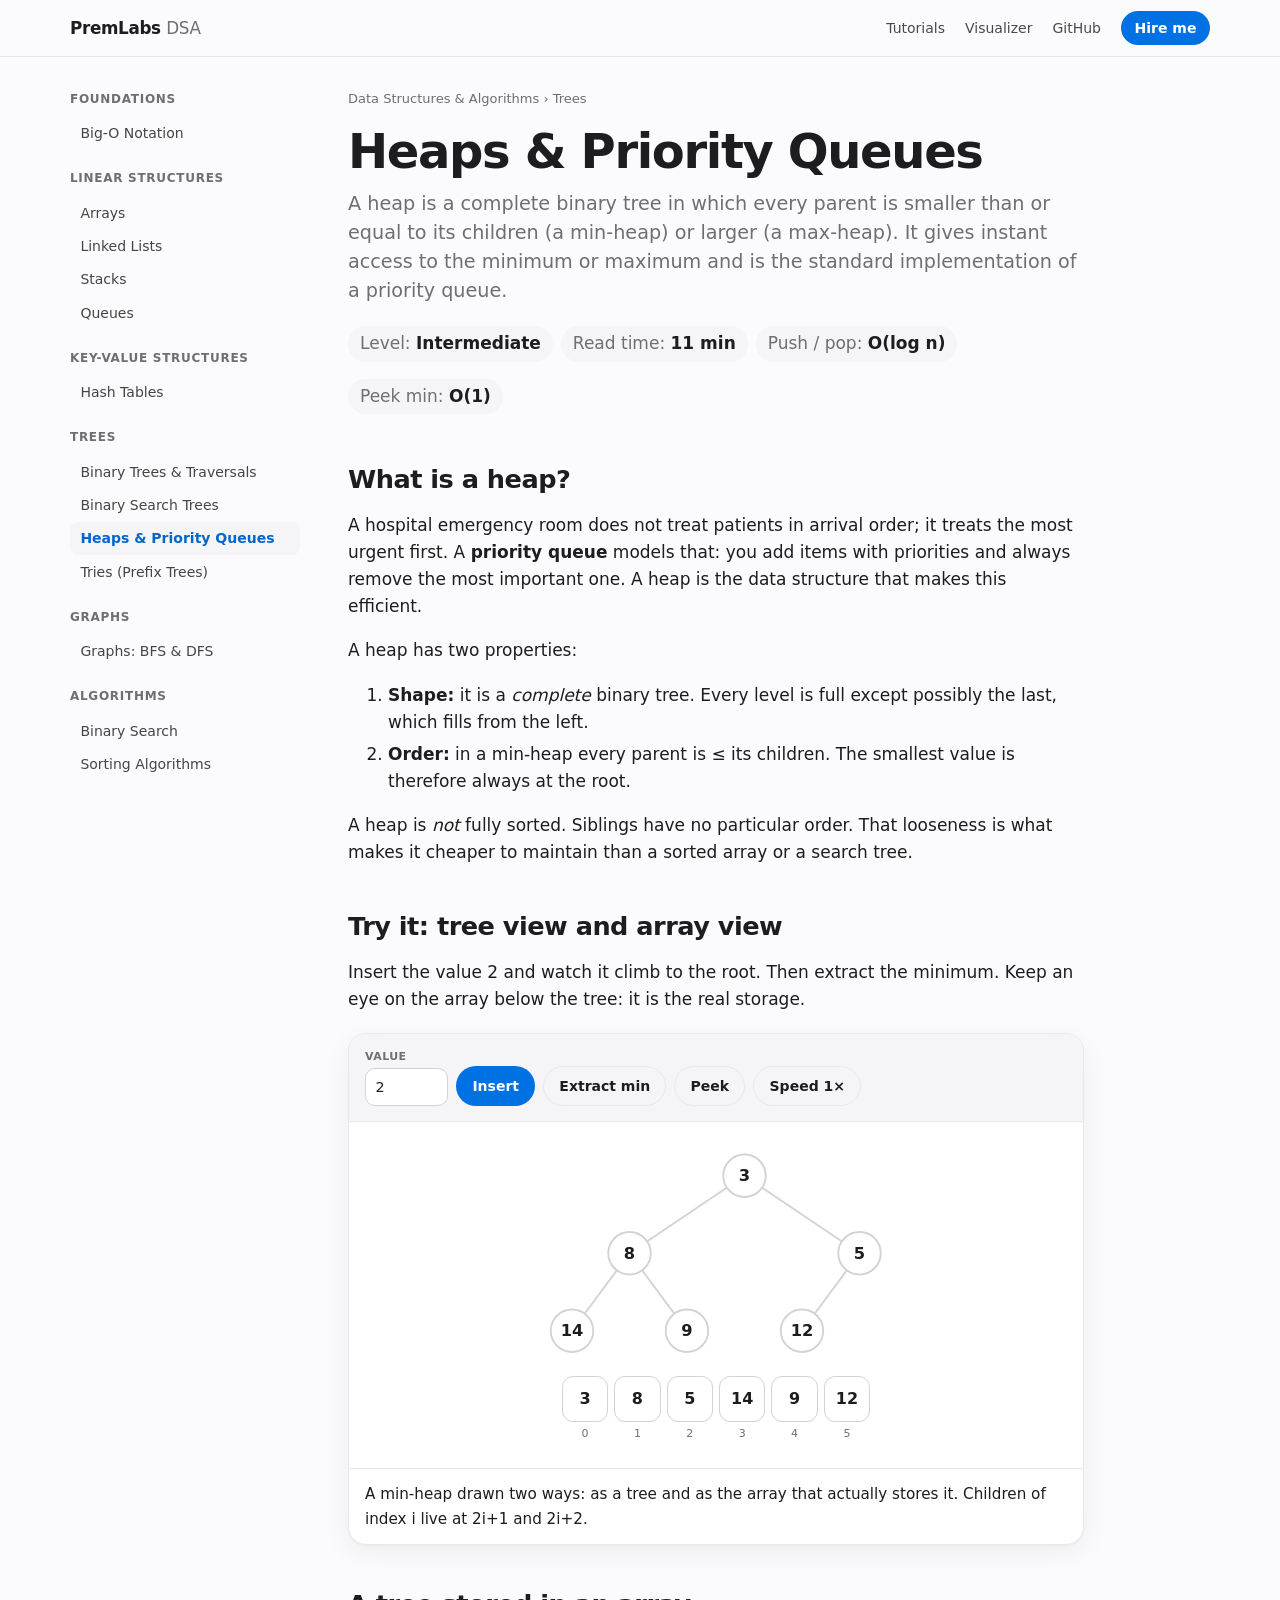
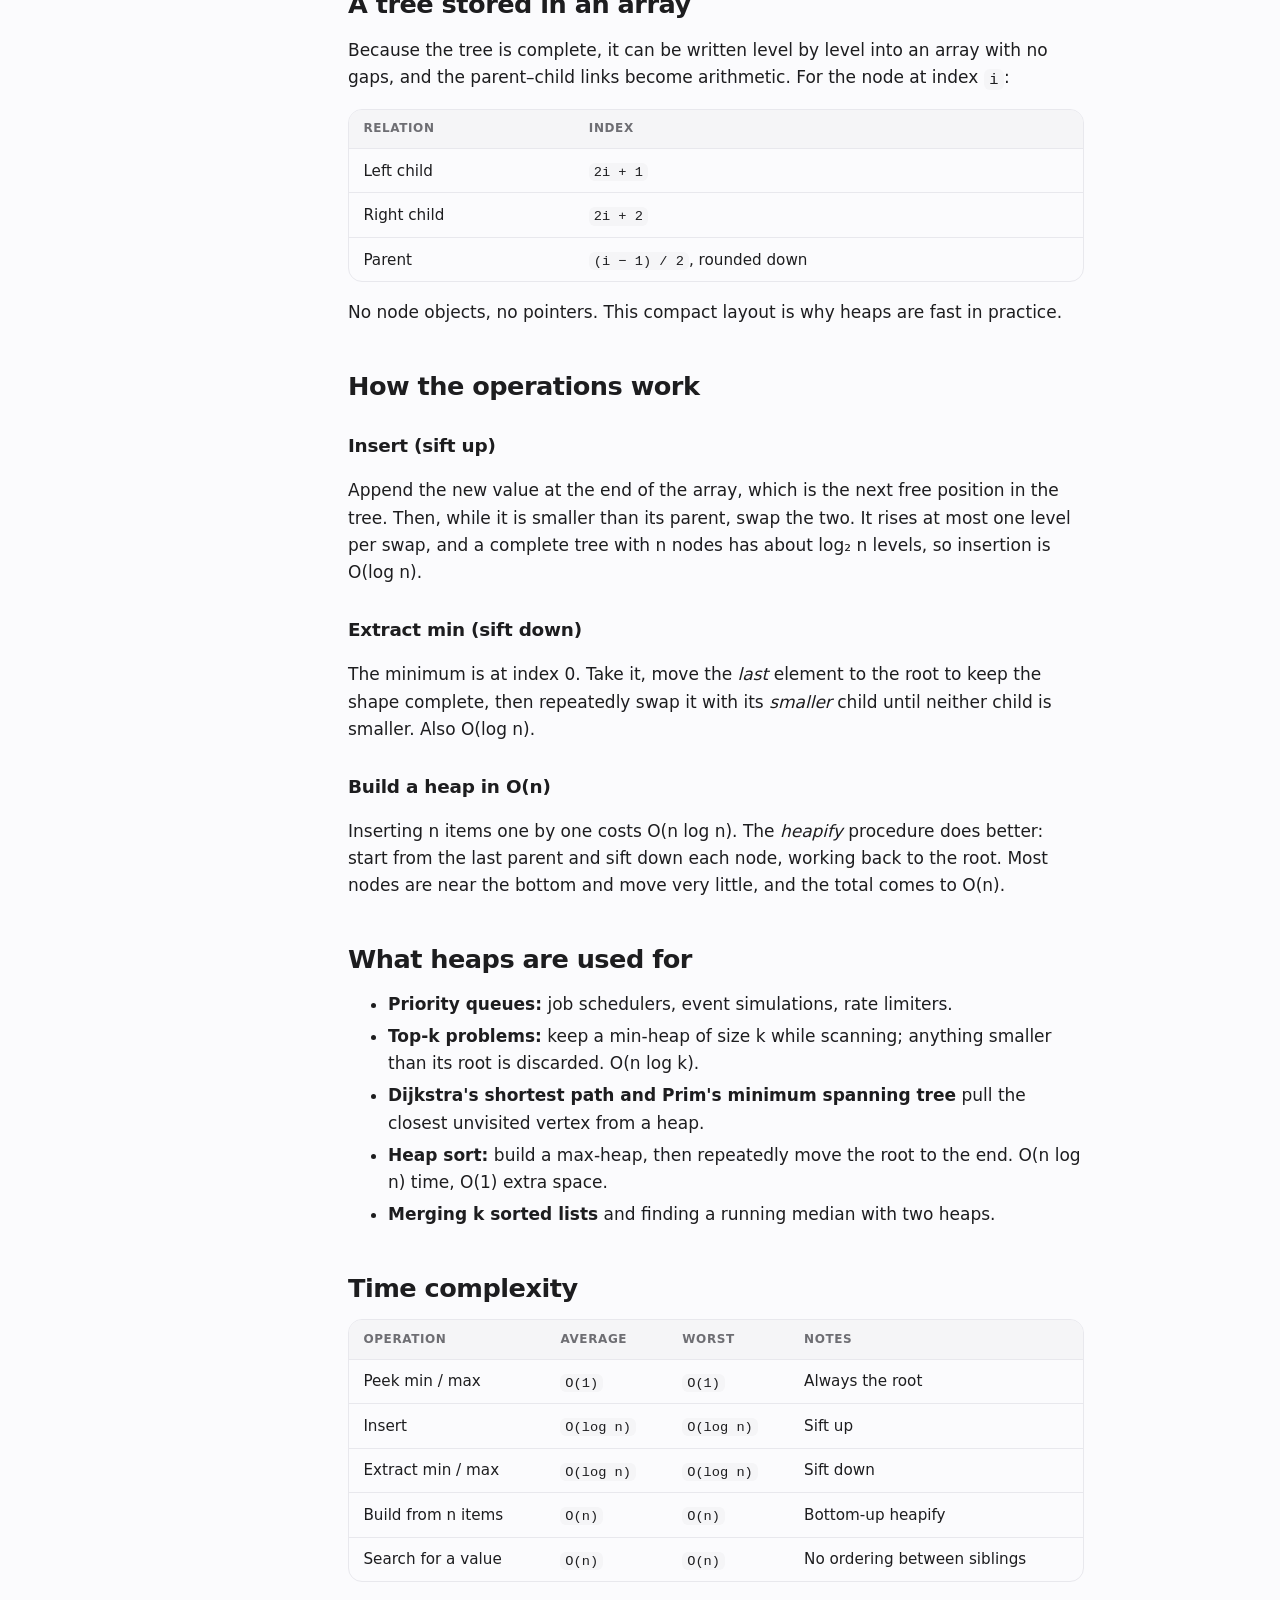
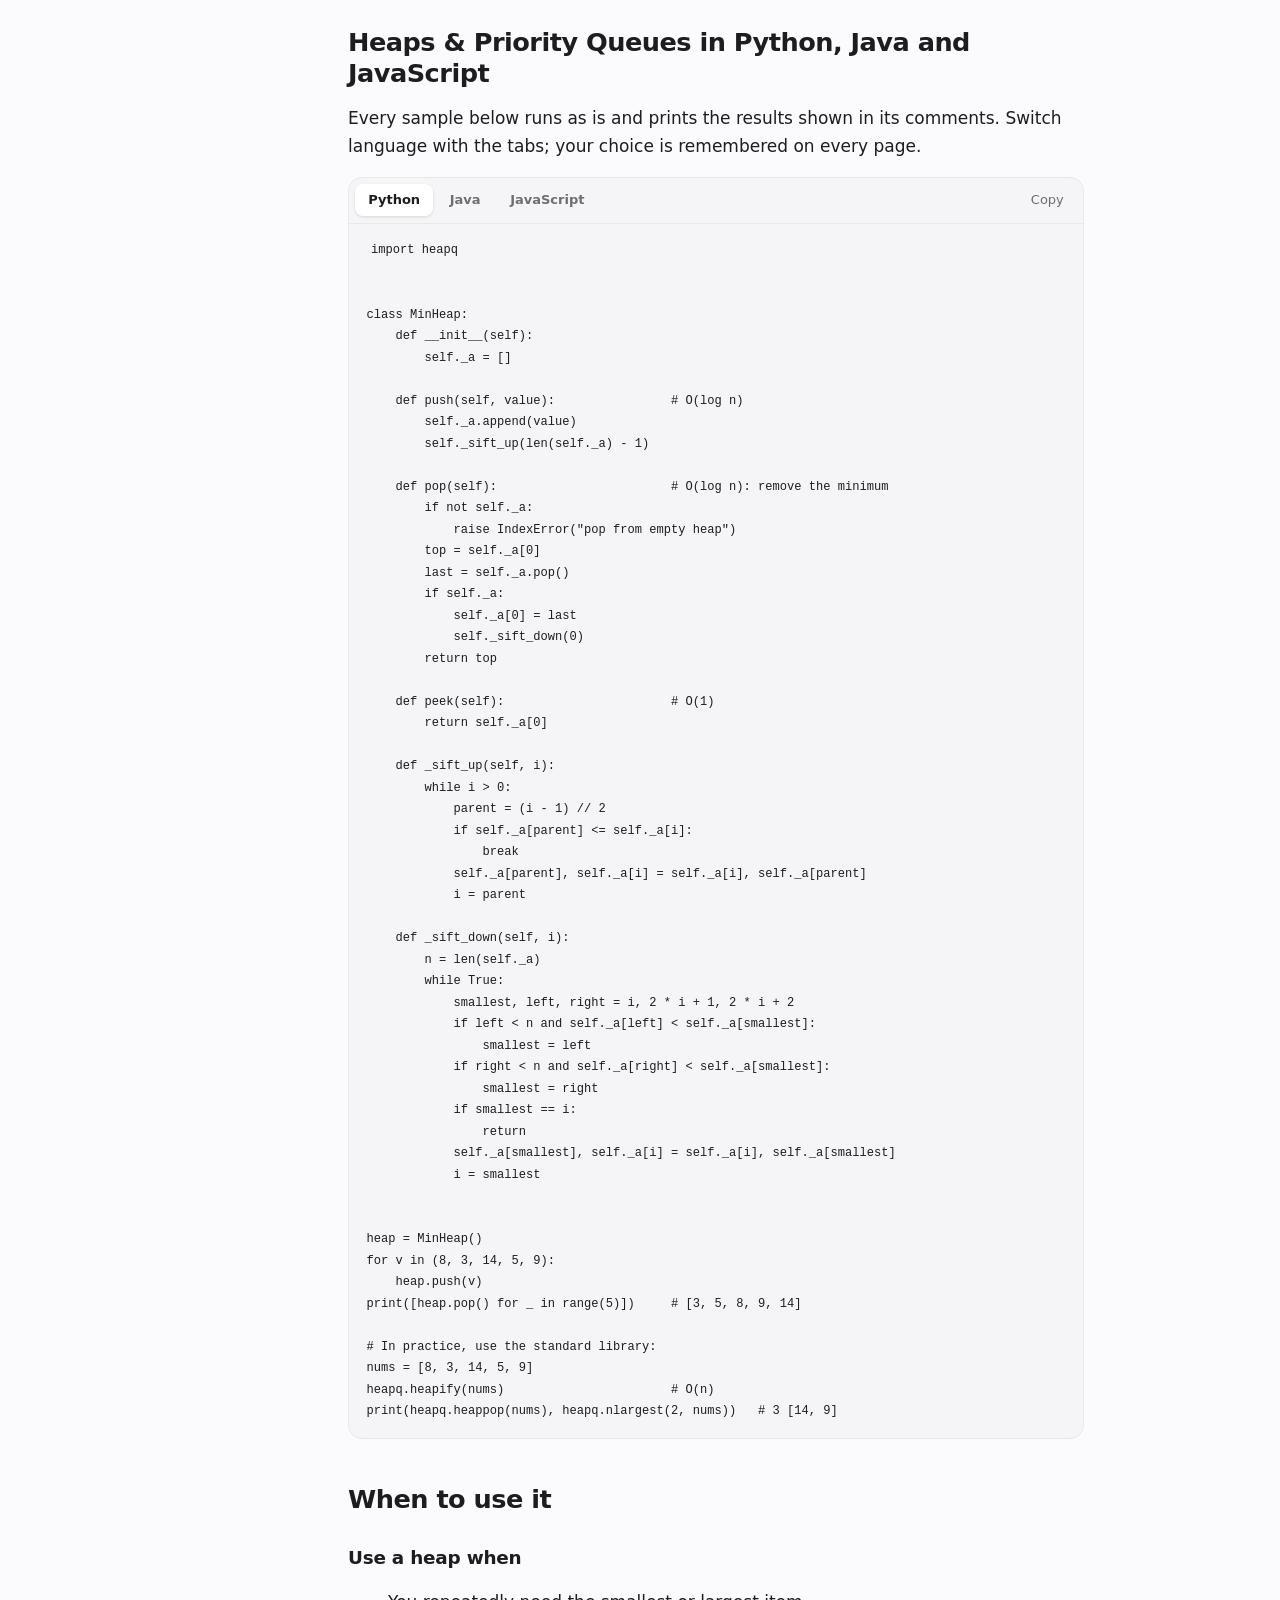
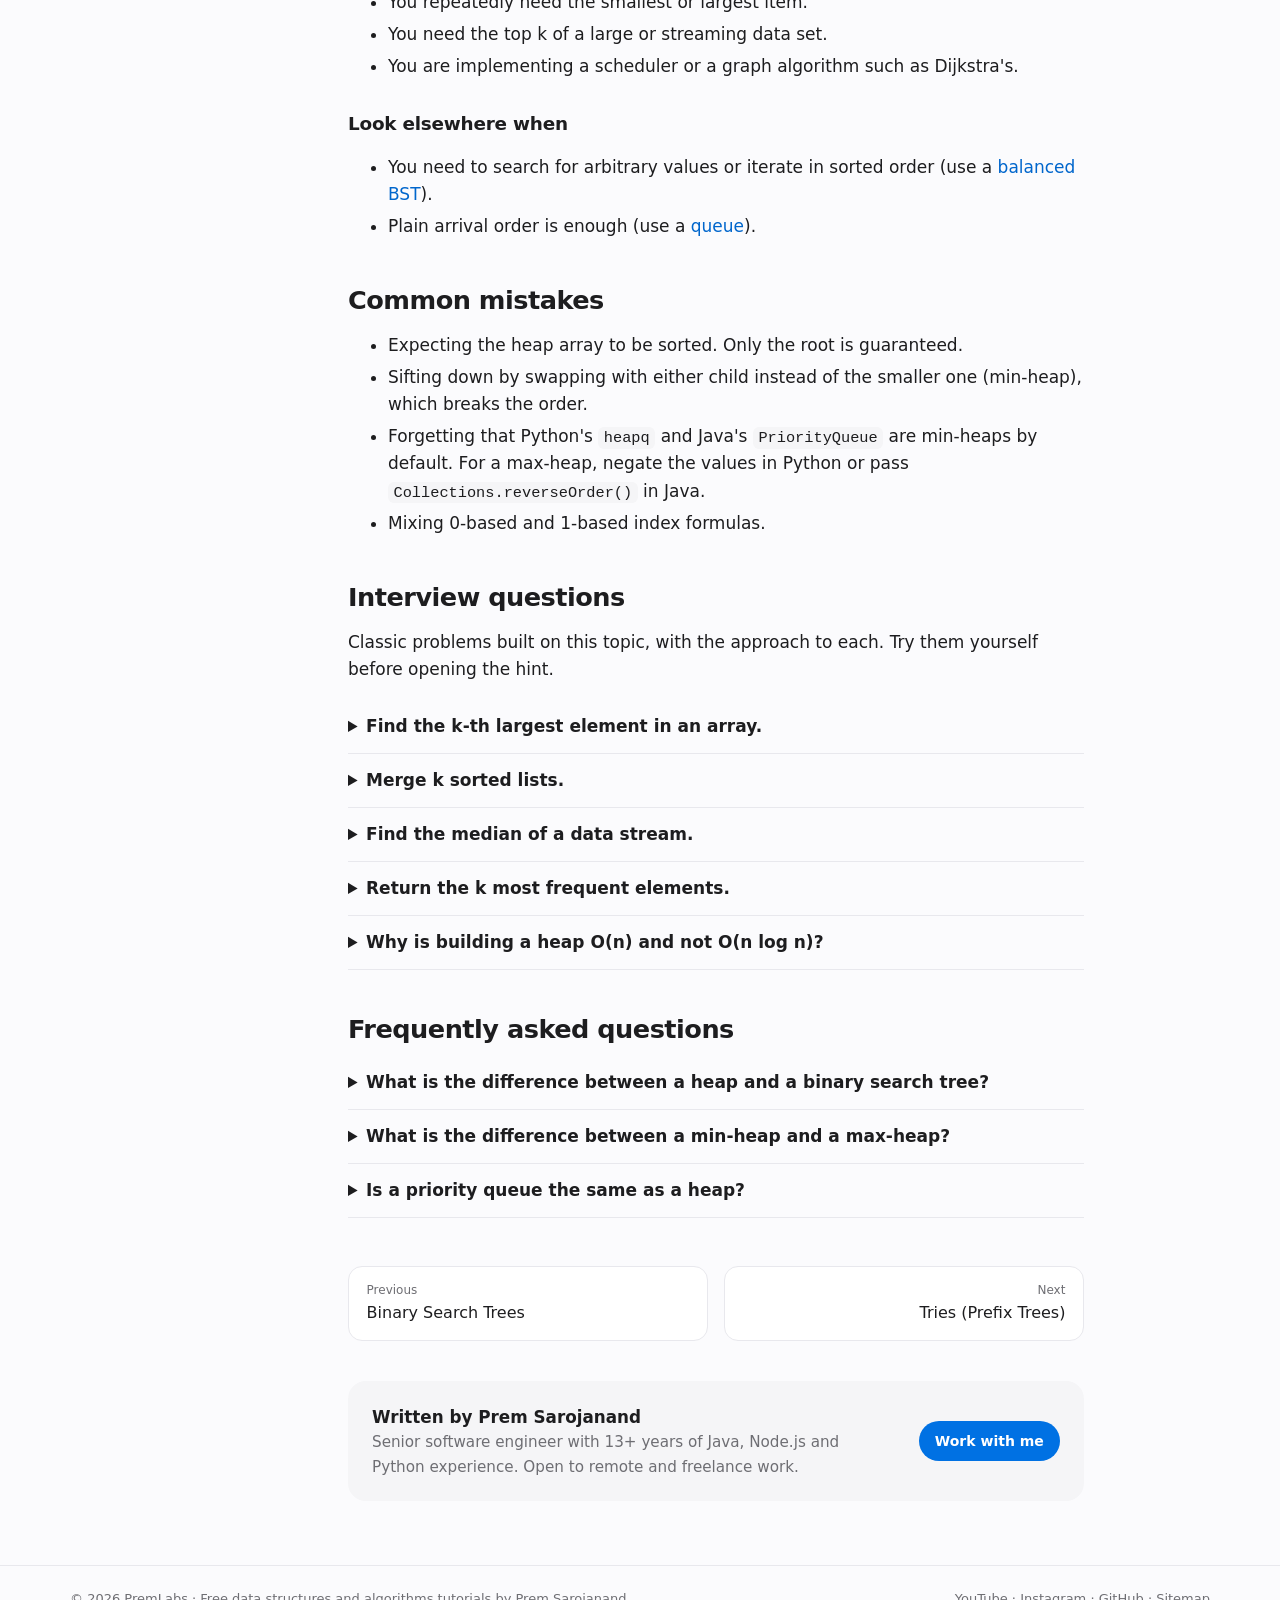
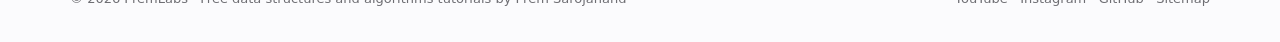
<file: heap/index.html>
<!doctype html>
<html lang="en">
<head>
  <meta charset="utf-8">
  <meta name="viewport" content="width=device-width, initial-scale=1">
  <title>Heap Data Structure &amp; Priority Queue Explained Visually (Min-Heap, Max-Heap) | PremLabs</title>
  <meta name="description" content="Interactive min-heap tutorial: watch sift-up and sift-down in both tree and array views. Covers priority queues, heapify, heap sort and code in Python, Java and JavaScript.">
  <meta name="author" content="Prem Sarojanand">
  <meta name="robots" content="index, follow, max-image-preview:large">
  <link rel="canonical" href="https://premlabs.github.io/datastructure/heap/">
  <meta name="theme-color" content="#fbfbfd" media="(prefers-color-scheme: light)">
  <meta name="theme-color" content="#000000" media="(prefers-color-scheme: dark)">
  <meta property="og:type" content="article">
  <meta property="og:site_name" content="PremLabs">
  <meta property="og:title" content="Heap Data Structure &amp; Priority Queue Explained Visually (Min-Heap, Max-Heap) | PremLabs">
  <meta property="og:description" content="Interactive min-heap tutorial: watch sift-up and sift-down in both tree and array views. Covers priority queues, heapify, heap sort and code in Python, Java and JavaScript.">
  <meta property="og:url" content="https://premlabs.github.io/datastructure/heap/">
  <meta property="og:image" content="https://premlabs.github.io/datastructure/assets/og.png">
  <meta property="og:image:width" content="1200">
  <meta property="og:image:height" content="630">
  <meta name="twitter:card" content="summary_large_image">
  <meta name="twitter:title" content="Heap Data Structure &amp; Priority Queue Explained Visually (Min-Heap, Max-Heap) | PremLabs">
  <meta name="twitter:description" content="Interactive min-heap tutorial: watch sift-up and sift-down in both tree and array views. Covers priority queues, heapify, heap sort and code in Python, Java and JavaScript.">
  <meta name="twitter:image" content="https://premlabs.github.io/datastructure/assets/og.png">
  <link rel="icon" href="../assets/icon.svg" type="image/svg+xml">
  <link rel="stylesheet" href="../assets/site.css?v=2">
  <script src="../assets/viz.js?v=2" defer></script>
  <script type="application/ld+json">{"@context": "https://schema.org", "@graph": [{"@type": ["TechArticle", "LearningResource"], "@id": "https://premlabs.github.io/datastructure/heap/#article", "headline": "Heap Data Structure & Priority Queue Explained Visually (Min-Heap, Max-Heap)", "name": "Heaps & Priority Queues", "description": "Interactive min-heap tutorial: watch sift-up and sift-down in both tree and array views. Covers priority queues, heapify, heap sort and code in Python, Java and JavaScript.", "url": "https://premlabs.github.io/datastructure/heap/", "mainEntityOfPage": "https://premlabs.github.io/datastructure/heap/", "image": "https://premlabs.github.io/datastructure/assets/og.png", "author": {"@type": "Person", "name": "Prem Sarojanand", "url": "https://premlabs.github.io/", "jobTitle": "Senior Software Engineer"}, "publisher": {"@type": "Organization", "name": "PremLabs", "url": "https://premlabs.github.io/", "logo": {"@type": "ImageObject", "url": "https://premlabs.github.io/datastructure/assets/og.png"}}, "datePublished": "2026-11-16", "dateModified": "2026-11-16", "inLanguage": "en", "learningResourceType": "Tutorial", "educationalLevel": "Intermediate", "teaches": "Heaps & Priority Queues", "about": {"@type": "Thing", "name": "Heaps & Priority Queues"}, "isAccessibleForFree": true, "programmingLanguage": ["Python", "Java", "JavaScript"], "isPartOf": {"@id": "https://premlabs.github.io/datastructure/#course"}}, {"@type": "BreadcrumbList", "itemListElement": [{"@type": "ListItem", "position": 1, "name": "PremLabs", "item": "https://premlabs.github.io/"}, {"@type": "ListItem", "position": 2, "name": "Data Structures & Algorithms", "item": "https://premlabs.github.io/datastructure/"}, {"@type": "ListItem", "position": 3, "name": "Heaps & Priority Queues", "item": "https://premlabs.github.io/datastructure/heap/"}]}, {"@type": "FAQPage", "mainEntity": [{"@type": "Question", "name": "What is the difference between a heap and a binary search tree?", "acceptedAnswer": {"@type": "Answer", "text": "A BST keeps all keys fully ordered (left < node < right) and supports searching for any key. A heap only guarantees that each parent beats its children, which is enough to find the minimum or maximum quickly and cheaper to maintain."}}, {"@type": "Question", "name": "What is the difference between a min-heap and a max-heap?", "acceptedAnswer": {"@type": "Answer", "text": "In a min-heap each parent is smaller than or equal to its children, so the root is the minimum. In a max-heap each parent is larger, so the root is the maximum."}}, {"@type": "Question", "name": "Is a priority queue the same as a heap?", "acceptedAnswer": {"@type": "Answer", "text": "A priority queue is the abstract behaviour: remove the highest-priority item first. A heap is the data structure normally used to implement it."}}]}]}</script>
  <script>(function(w,d,s,l,i){w[l]=w[l]||[];w[l].push({'gtm.start':new Date().getTime(),event:'gtm.js'});var f=d.getElementsByTagName(s)[0],j=d.createElement(s),dl=l!='dataLayer'?'&l='+l:'';j.async=true;j.src='https://www.googletagmanager.com/gtm.js?id='+i+dl;f.parentNode.insertBefore(j,f);})(window,document,'script','dataLayer','GTM-TLJBPCN6');</script>
  <script async src="https://www.googletagmanager.com/gtag/js?id=G-MZDBK7RPZJ"></script>
  <script>window.dataLayer=window.dataLayer||[];function gtag(){dataLayer.push(arguments);}gtag('js',new Date());gtag('config','G-MZDBK7RPZJ');</script>
</head>
<body>
<noscript><iframe src="https://www.googletagmanager.com/ns.html?id=GTM-TLJBPCN6" height="0" width="0" style="display:none;visibility:hidden" title="Google Tag Manager"></iframe></noscript>
<a class="skip" href="#main">Skip to content</a>
<header class="nav"><div class="nav-in">
  <a class="brand" href="../">PremLabs <span>DSA</span></a>
  <nav class="nav-links" aria-label="Main">
    <a href="../#tutorials">Tutorials</a>
    <a class="opt" href="../sorting-algorithms/">Visualizer</a>
    <a class="opt" href="https://github.com/PremLabs/datastructure">GitHub</a>
    <a class="pill-link" href="https://premlabs.github.io/">Hire me</a>
  </nav>
</div></header>

<div class="layout">
<nav class="side" aria-label="All tutorials"><h2>Foundations</h2><ol><li><a href="../big-o/">Big-O Notation</a></li></ol><h2 style="margin-top:1.2rem">Linear structures</h2><ol><li><a href="../arrays/">Arrays</a></li><li><a href="../linked-list/">Linked Lists</a></li><li><a href="../stack/">Stacks</a></li><li><a href="../queue/">Queues</a></li></ol><h2 style="margin-top:1.2rem">Key-value structures</h2><ol><li><a href="../hash-table/">Hash Tables</a></li></ol><h2 style="margin-top:1.2rem">Trees</h2><ol><li><a href="../binary-tree/">Binary Trees &amp; Traversals</a></li><li><a href="../binary-search-tree/">Binary Search Trees</a></li><li><a href="../heap/" aria-current="page">Heaps &amp; Priority Queues</a></li><li><a href="../trie/">Tries (Prefix Trees)</a></li></ol><h2 style="margin-top:1.2rem">Graphs</h2><ol><li><a href="../graph/">Graphs: BFS &amp; DFS</a></li></ol><h2 style="margin-top:1.2rem">Algorithms</h2><ol><li><a href="../binary-search/">Binary Search</a></li><li><a href="../sorting-algorithms/">Sorting Algorithms</a></li></ol></nav>
<article id="main">
<p class="crumbs"><a href="../">Data Structures &amp; Algorithms</a> › Trees</p>
<h1>Heaps &amp; Priority Queues</h1>
<p class="lede">A heap is a complete binary tree in which every parent is smaller than or equal to its children (a min-heap) or larger (a max-heap). It gives instant access to the minimum or maximum and is the standard implementation of a priority queue.</p>
<ul class="facts"><li>Level: <b>Intermediate</b></li><li>Read time: <b>11 min</b></li><li>Push / pop: <b>O(log n)</b></li><li>Peek min: <b>O(1)</b></li></ul>

<h2 id="what">What is a heap?</h2>
<p>A hospital emergency room does not treat patients in arrival order; it treats the most urgent first. A <strong>priority queue</strong> models that: you add items with priorities and always remove the most important one. A heap is the data structure that makes this efficient.</p>
<p>A heap has two properties:</p>
<ol>
<li><strong>Shape:</strong> it is a <em>complete</em> binary tree. Every level is full except possibly the last, which fills from the left.</li>
<li><strong>Order:</strong> in a min-heap every parent is ≤ its children. The smallest value is therefore always at the root.</li>
</ol>
<p>A heap is <em>not</em> fully sorted. Siblings have no particular order. That looseness is what makes it cheaper to maintain than a sorted array or a search tree.</p>
<h2 id="visual">Try it: tree view and array view</h2>
<p>Insert the value 2 and watch it climb to the root. Then extract the minimum. Keep an eye on the array below the tree: it is the real storage.</p>

<div data-viz="heap" aria-label="Interactive Heaps &amp; Priority Queues visualizer"><noscript><p class="note">The interactive visualizer needs JavaScript. Everything else on this page works without it.</p></noscript></div>

<h2 id="array">A tree stored in an array</h2>
<p>Because the tree is complete, it can be written level by level into an array with no gaps, and the parent–child links become arithmetic. For the node at index <code>i</code>:</p>
<div class="tablewrap"><table>
<thead><tr><th>Relation</th><th>Index</th></tr></thead>
<tbody><tr><td>Left child</td><td><code>2i + 1</code></td></tr><tr><td>Right child</td><td><code>2i + 2</code></td></tr><tr><td>Parent</td><td><code>(i − 1) / 2</code>, rounded down</td></tr></tbody>
</table></div>
<p>No node objects, no pointers. This compact layout is why heaps are fast in practice.</p>
<h2 id="how">How the operations work</h2>
<h3>Insert (sift up)</h3>
<p>Append the new value at the end of the array, which is the next free position in the tree. Then, while it is smaller than its parent, swap the two. It rises at most one level per swap, and a complete tree with n nodes has about log₂ n levels, so insertion is O(log n).</p>
<h3>Extract min (sift down)</h3>
<p>The minimum is at index 0. Take it, move the <em>last</em> element to the root to keep the shape complete, then repeatedly swap it with its <em>smaller</em> child until neither child is smaller. Also O(log n).</p>
<h3>Build a heap in O(n)</h3>
<p>Inserting n items one by one costs O(n log n). The <em>heapify</em> procedure does better: start from the last parent and sift down each node, working back to the root. Most nodes are near the bottom and move very little, and the total comes to O(n).</p>
<h2 id="uses">What heaps are used for</h2>
<ul>
<li><strong>Priority queues:</strong> job schedulers, event simulations, rate limiters.</li>
<li><strong>Top-k problems:</strong> keep a min-heap of size k while scanning; anything smaller than its root is discarded. O(n log k).</li>
<li><strong>Dijkstra's shortest path and Prim's minimum spanning tree</strong> pull the closest unvisited vertex from a heap.</li>
<li><strong>Heap sort:</strong> build a max-heap, then repeatedly move the root to the end. O(n log n) time, O(1) extra space.</li>
<li><strong>Merging k sorted lists</strong> and finding a running median with two heaps.</li>
</ul>

<h2 id="complexity">Time complexity</h2>
<div class="tablewrap"><table><thead><tr><th>Operation</th><th>Average</th><th>Worst</th><th>Notes</th></tr></thead><tbody><tr><td>Peek min / max</td><td><code>O(1)</code></td><td><code>O(1)</code></td><td>Always the root</td></tr><tr><td>Insert</td><td><code>O(log n)</code></td><td><code>O(log n)</code></td><td>Sift up</td></tr><tr><td>Extract min / max</td><td><code>O(log n)</code></td><td><code>O(log n)</code></td><td>Sift down</td></tr><tr><td>Build from n items</td><td><code>O(n)</code></td><td><code>O(n)</code></td><td>Bottom-up heapify</td></tr><tr><td>Search for a value</td><td><code>O(n)</code></td><td><code>O(n)</code></td><td>No ordering between siblings</td></tr></tbody></table></div>
<h2 id="code">Heaps &amp; Priority Queues in Python, Java and JavaScript</h2>
<p>Every sample below runs as is and prints the results shown in its comments. Switch language with the tabs; your choice is remembered on every page.</p>
<div class="code"><div class="tabs" role="tablist" aria-label="Language"><button type="button" role="tab" data-lang="py" aria-selected="true" tabindex="0">Python</button><button type="button" role="tab" data-lang="java" aria-selected="false" tabindex="-1">Java</button><button type="button" role="tab" data-lang="js" aria-selected="false" tabindex="-1">JavaScript</button><button type="button" class="copy">Copy</button></div><pre data-lang="py" role="tabpanel" aria-label="Python code"><code>import heapq


class MinHeap:
    def __init__(self):
        self._a = []

    def push(self, value):                # O(log n)
        self._a.append(value)
        self._sift_up(len(self._a) - 1)

    def pop(self):                        # O(log n): remove the minimum
        if not self._a:
            raise IndexError(&quot;pop from empty heap&quot;)
        top = self._a[0]
        last = self._a.pop()
        if self._a:
            self._a[0] = last
            self._sift_down(0)
        return top

    def peek(self):                       # O(1)
        return self._a[0]

    def _sift_up(self, i):
        while i &gt; 0:
            parent = (i - 1) // 2
            if self._a[parent] &lt;= self._a[i]:
                break
            self._a[parent], self._a[i] = self._a[i], self._a[parent]
            i = parent

    def _sift_down(self, i):
        n = len(self._a)
        while True:
            smallest, left, right = i, 2 * i + 1, 2 * i + 2
            if left &lt; n and self._a[left] &lt; self._a[smallest]:
                smallest = left
            if right &lt; n and self._a[right] &lt; self._a[smallest]:
                smallest = right
            if smallest == i:
                return
            self._a[smallest], self._a[i] = self._a[i], self._a[smallest]
            i = smallest


heap = MinHeap()
for v in (8, 3, 14, 5, 9):
    heap.push(v)
print([heap.pop() for _ in range(5)])     # [3, 5, 8, 9, 14]

# In practice, use the standard library:
nums = [8, 3, 14, 5, 9]
heapq.heapify(nums)                       # O(n)
print(heapq.heappop(nums), heapq.nlargest(2, nums))   # 3 [14, 9]</code></pre><pre data-lang="java" role="tabpanel" aria-label="Java code" hidden><code>import java.util.ArrayList;
import java.util.Collections;
import java.util.List;
import java.util.PriorityQueue;

public class MinHeap {
    private final List&lt;Integer&gt; a = new ArrayList&lt;&gt;();

    public void push(int value) {                      // O(log n)
        a.add(value);
        siftUp(a.size() - 1);
    }

    public int pop() {                                 // O(log n): remove the minimum
        if (a.isEmpty()) throw new IllegalStateException(&quot;pop from empty heap&quot;);
        int top = a.get(0);
        int last = a.remove(a.size() - 1);
        if (!a.isEmpty()) {
            a.set(0, last);
            siftDown(0);
        }
        return top;
    }

    public int peek() { return a.get(0); }             // O(1)

    private void siftUp(int i) {
        while (i &gt; 0) {
            int parent = (i - 1) / 2;
            if (a.get(parent) &lt;= a.get(i)) break;
            Collections.swap(a, parent, i);
            i = parent;
        }
    }

    private void siftDown(int i) {
        int n = a.size();
        while (true) {
            int smallest = i, left = 2 * i + 1, right = 2 * i + 2;
            if (left &lt; n &amp;&amp; a.get(left) &lt; a.get(smallest)) smallest = left;
            if (right &lt; n &amp;&amp; a.get(right) &lt; a.get(smallest)) smallest = right;
            if (smallest == i) return;
            Collections.swap(a, smallest, i);
            i = smallest;
        }
    }

    public static void main(String[] args) {
        MinHeap heap = new MinHeap();
        for (int v : new int[]{8, 3, 14, 5, 9}) heap.push(v);
        for (int i = 0; i &lt; 5; i++) System.out.print(heap.pop() + &quot; &quot;);   // 3 5 8 9 14
        System.out.println();

        // In practice, use the standard library:
        PriorityQueue&lt;Integer&gt; pq = new PriorityQueue&lt;&gt;(List.of(8, 3, 14, 5, 9));
        System.out.println(pq.poll());                                    // 3
        PriorityQueue&lt;Integer&gt; maxHeap = new PriorityQueue&lt;&gt;(Collections.reverseOrder());
        maxHeap.addAll(List.of(8, 3, 14));
        System.out.println(maxHeap.peek());                               // 14
    }
}</code></pre><pre data-lang="js" role="tabpanel" aria-label="JavaScript code" hidden><code>// JavaScript has no built-in heap, so this class is worth keeping around.
class MinHeap {
  #a = [];

  get size() { return this.#a.length; }
  peek() { return this.#a[0]; }                    // O(1)

  push(value) {                                    // O(log n)
    this.#a.push(value);
    this.#siftUp(this.#a.length - 1);
  }

  pop() {                                          // O(log n): remove the minimum
    if (this.#a.length === 0) throw new Error(&#x27;pop from empty heap&#x27;);
    const top = this.#a[0];
    const last = this.#a.pop();
    if (this.#a.length &gt; 0) {
      this.#a[0] = last;
      this.#siftDown(0);
    }
    return top;
  }

  #siftUp(i) {
    const a = this.#a;
    while (i &gt; 0) {
      const parent = (i - 1) &gt;&gt; 1;
      if (a[parent] &lt;= a[i]) break;
      [a[parent], a[i]] = [a[i], a[parent]];
      i = parent;
    }
  }

  #siftDown(i) {
    const a = this.#a, n = a.length;
    for (;;) {
      let smallest = i;
      const left = 2 * i + 1, right = 2 * i + 2;
      if (left &lt; n &amp;&amp; a[left] &lt; a[smallest]) smallest = left;
      if (right &lt; n &amp;&amp; a[right] &lt; a[smallest]) smallest = right;
      if (smallest === i) return;
      [a[smallest], a[i]] = [a[i], a[smallest]];
      i = smallest;
    }
  }
}

const heap = new MinHeap();
[8, 3, 14, 5, 9].forEach(v =&gt; heap.push(v));
const out = [];
while (heap.size) out.push(heap.pop());
console.log(out);                                  // [3, 5, 8, 9, 14]</code></pre></div>
<h2 id="when">When to use it</h2>
<h3>Use a heap when</h3><ul><li>You repeatedly need the smallest or largest item.</li><li>You need the top k of a large or streaming data set.</li><li>You are implementing a scheduler or a graph algorithm such as Dijkstra's.</li></ul>
<h3>Look elsewhere when</h3><ul><li>You need to search for arbitrary values or iterate in sorted order (use a <a href="../binary-search-tree/">balanced BST</a>).</li><li>Plain arrival order is enough (use a <a href="../queue/">queue</a>).</li></ul>
<h2 id="mistakes">Common mistakes</h2><ul><li>Expecting the heap array to be sorted. Only the root is guaranteed.</li><li>Sifting down by swapping with either child instead of the smaller one (min-heap), which breaks the order.</li><li>Forgetting that Python's <code>heapq</code> and Java's <code>PriorityQueue</code> are min-heaps by default. For a max-heap, negate the values in Python or pass <code>Collections.reverseOrder()</code> in Java.</li><li>Mixing 0-based and 1-based index formulas.</li></ul>
<h2 id="interview">Interview questions</h2><p>Classic problems built on this topic, with the approach to each. Try them yourself before opening the hint.</p>
<details><summary>Find the k-th largest element in an array.</summary><p>Maintain a min-heap of size k; its root is the answer. O(n log k).</p></details><details><summary>Merge k sorted lists.</summary><p>Put the head of each list in a min-heap; pop the smallest and push its successor. O(n log k).</p></details><details><summary>Find the median of a data stream.</summary><p>A max-heap for the lower half and a min-heap for the upper half, kept within one element of each other in size.</p></details><details><summary>Return the k most frequent elements.</summary><p>Count with a hash map, then keep a size-k min-heap keyed on frequency.</p></details><details><summary>Why is building a heap O(n) and not O(n log n)?</summary><p>Sift-down cost is proportional to a node's height, and most nodes are near the bottom with small heights. The sum over all nodes is linear.</p></details>
<h2 id="faq">Frequently asked questions</h2>
<details><summary>What is the difference between a heap and a binary search tree?</summary><p>A BST keeps all keys fully ordered (left < node < right) and supports searching for any key. A heap only guarantees that each parent beats its children, which is enough to find the minimum or maximum quickly and cheaper to maintain.</p></details><details><summary>What is the difference between a min-heap and a max-heap?</summary><p>In a min-heap each parent is smaller than or equal to its children, so the root is the minimum. In a max-heap each parent is larger, so the root is the maximum.</p></details><details><summary>Is a priority queue the same as a heap?</summary><p>A priority queue is the abstract behaviour: remove the highest-priority item first. A heap is the data structure normally used to implement it.</p></details>
<nav class="pager" aria-label="Next and previous tutorials"><a href="../binary-search-tree/" rel="prev"><small>Previous</small>Binary Search Trees</a><a class="next" href="../trie/" rel="next"><small>Next</small>Tries (Prefix Trees)</a></nav>
<aside class="hire"><p><b>Written by Prem Sarojanand</b>Senior software engineer with 13+ years of Java, Node.js and Python experience. Open to remote and freelance work.</p><a class="btn primary" href="https://premlabs.github.io/#contact">Work with me</a></aside>
</article></div>
<footer><div class="foot">
  <span>© 2026 PremLabs · Free data structures and algorithms tutorials by <a href="https://premlabs.github.io/">Prem Sarojanand</a></span>
  <span><a href="https://www.youtube.com/@PremLabs-s05w" rel="me">YouTube</a> · <a href="https://www.instagram.com/tech.coders/" rel="me">Instagram</a> · <a href="https://github.com/PremLabs" rel="me">GitHub</a> · <a href="https://premlabs.github.io/datastructure/sitemap.xml">Sitemap</a></span>
</div></footer>
</body>
</html>
</file>
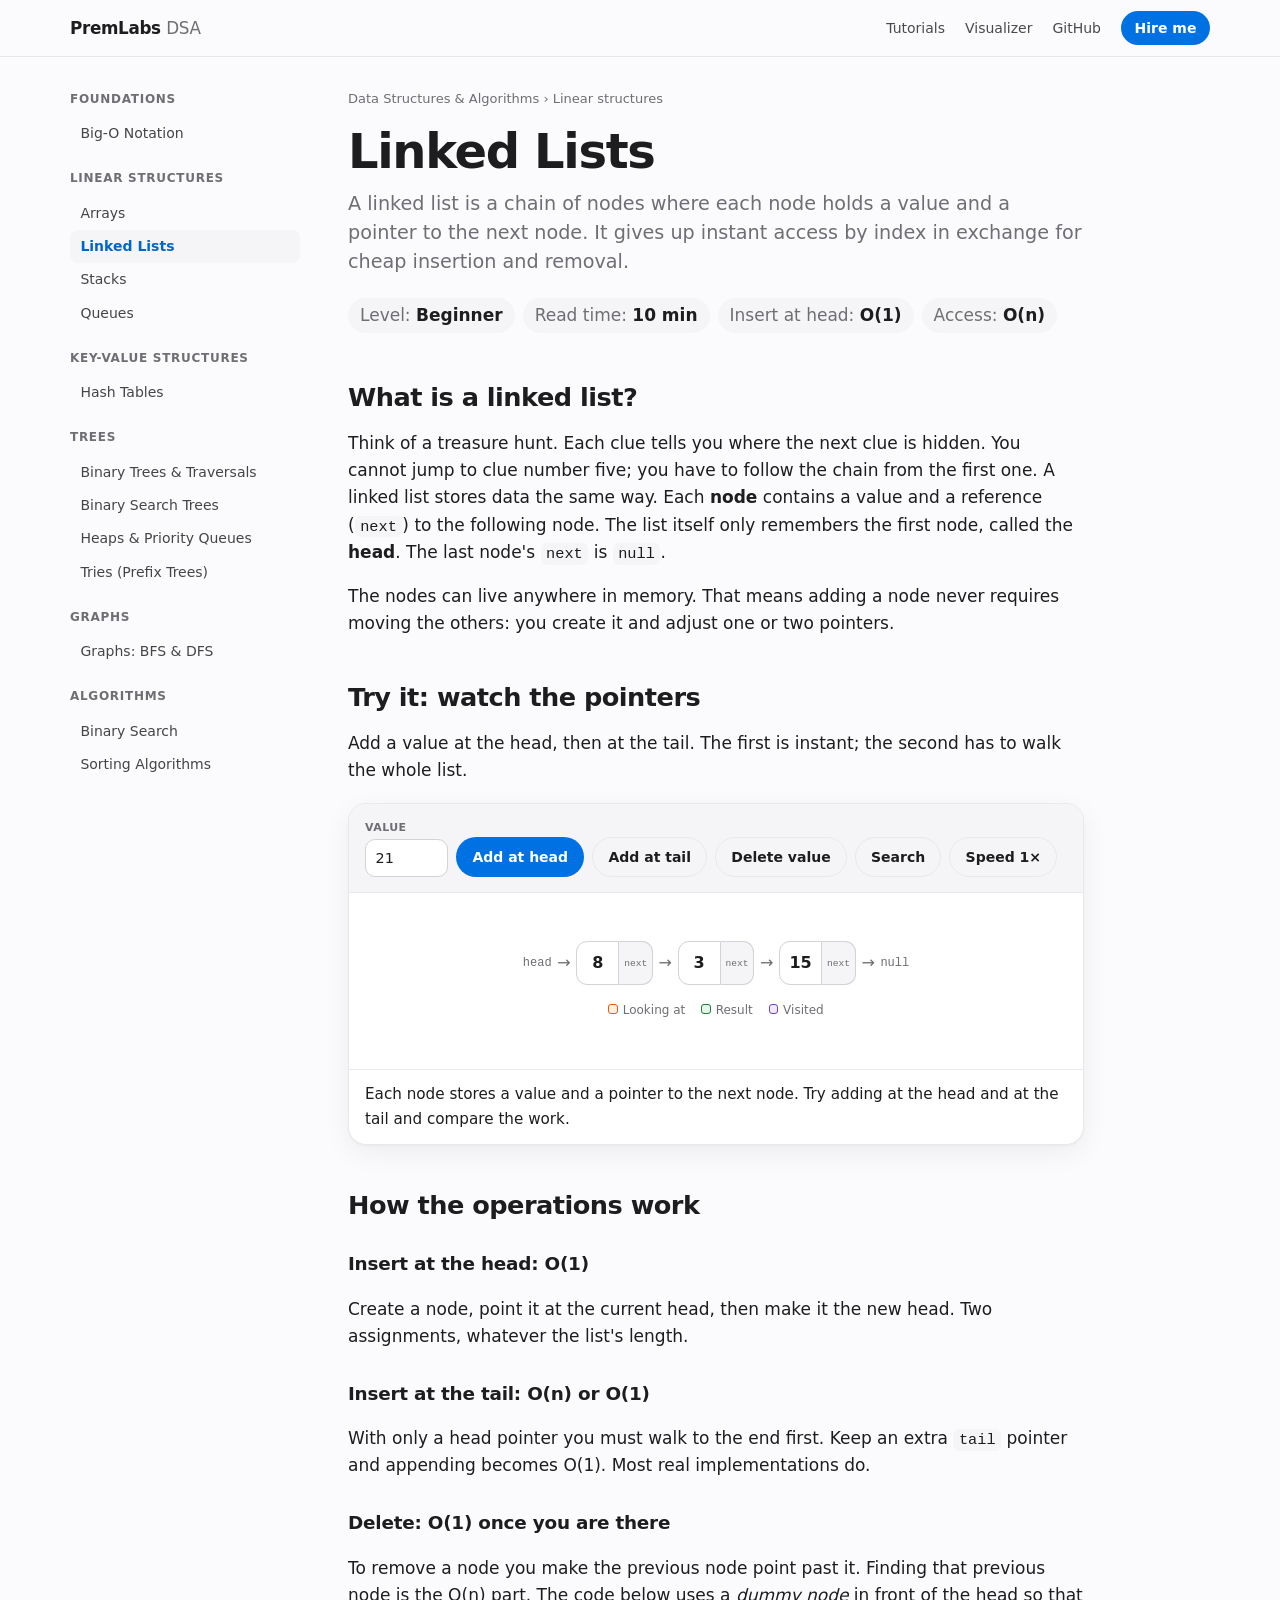
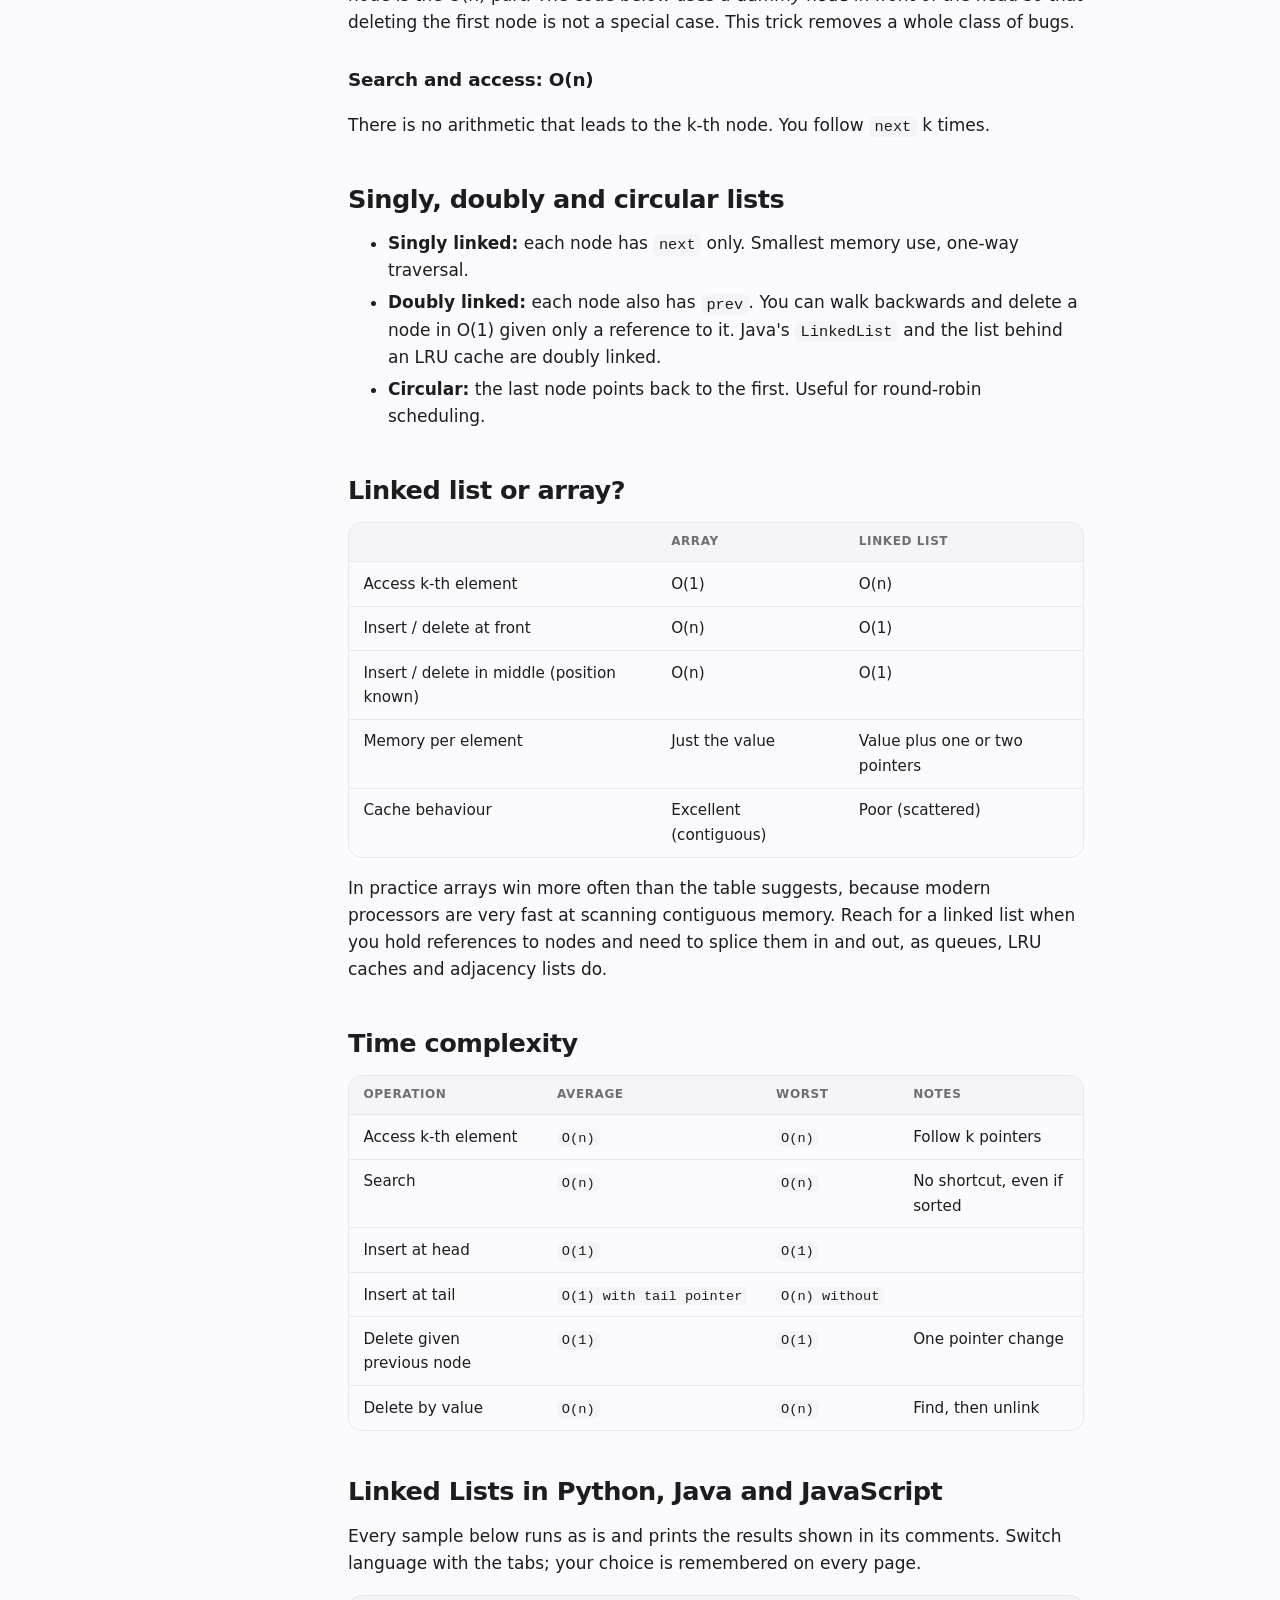
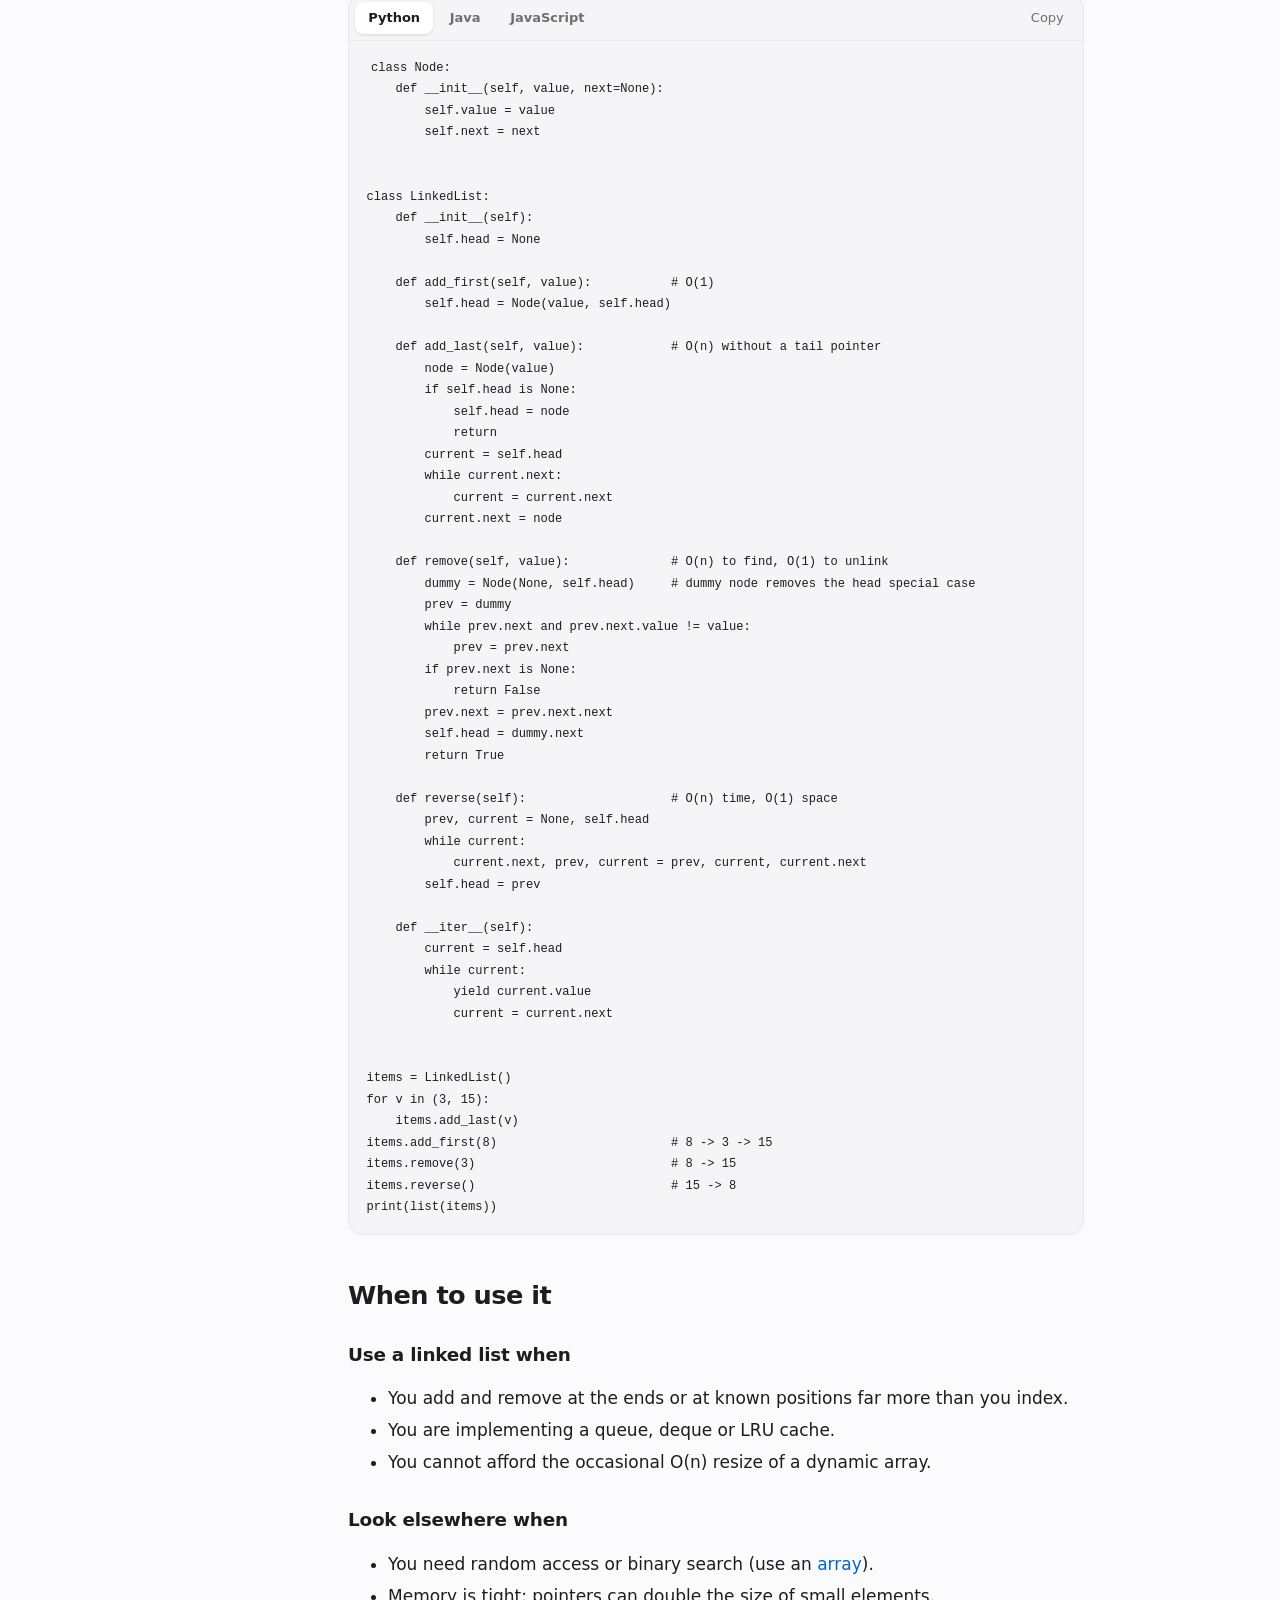
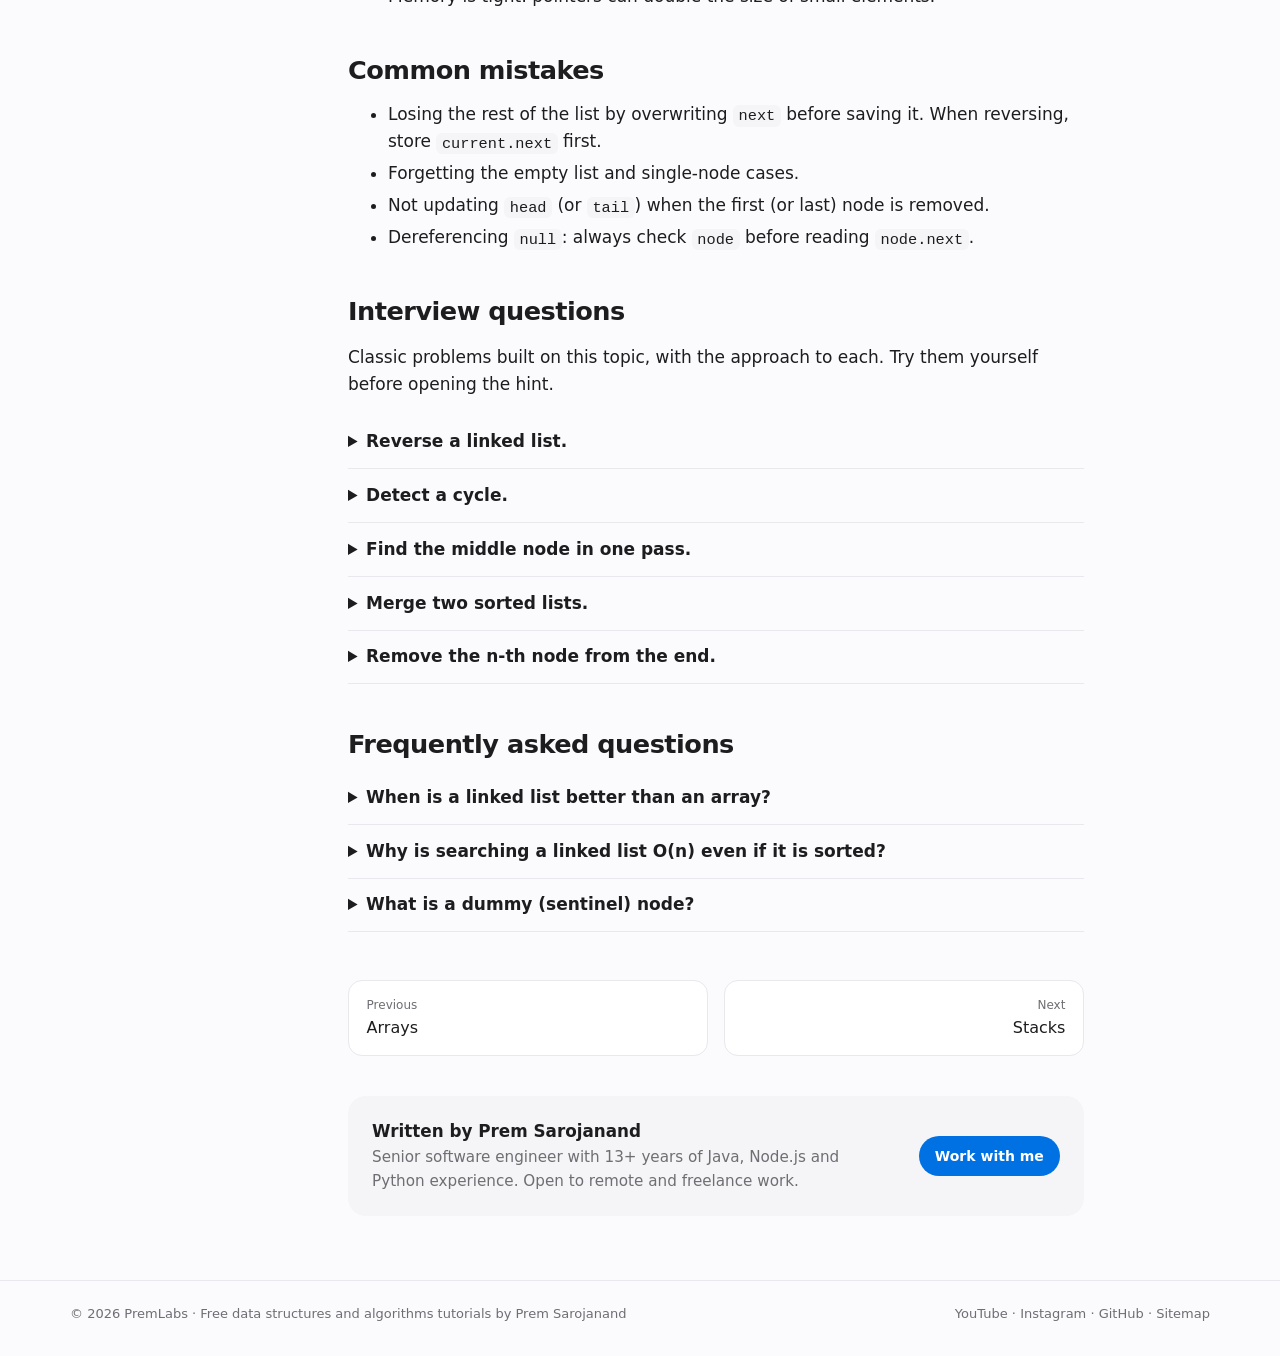
<file: linked-list/index.html>
<!doctype html>
<html lang="en">
<head>
  <meta charset="utf-8">
  <meta name="viewport" content="width=device-width, initial-scale=1">
  <title>Linked List Explained Visually: Singly &amp; Doubly Linked Lists with Code | PremLabs</title>
  <meta name="description" content="Learn linked lists with an interactive diagram. See nodes and pointers change on insert, delete and search, with complexity analysis and code in Python, Java and JavaScript.">
  <meta name="author" content="Prem Sarojanand">
  <meta name="robots" content="index, follow, max-image-preview:large">
  <link rel="canonical" href="https://premlabs.github.io/datastructure/linked-list/">
  <meta name="theme-color" content="#fbfbfd" media="(prefers-color-scheme: light)">
  <meta name="theme-color" content="#000000" media="(prefers-color-scheme: dark)">
  <meta property="og:type" content="article">
  <meta property="og:site_name" content="PremLabs">
  <meta property="og:title" content="Linked List Explained Visually: Singly &amp; Doubly Linked Lists with Code | PremLabs">
  <meta property="og:description" content="Learn linked lists with an interactive diagram. See nodes and pointers change on insert, delete and search, with complexity analysis and code in Python, Java and JavaScript.">
  <meta property="og:url" content="https://premlabs.github.io/datastructure/linked-list/">
  <meta property="og:image" content="https://premlabs.github.io/datastructure/assets/og.png">
  <meta property="og:image:width" content="1200">
  <meta property="og:image:height" content="630">
  <meta name="twitter:card" content="summary_large_image">
  <meta name="twitter:title" content="Linked List Explained Visually: Singly &amp; Doubly Linked Lists with Code | PremLabs">
  <meta name="twitter:description" content="Learn linked lists with an interactive diagram. See nodes and pointers change on insert, delete and search, with complexity analysis and code in Python, Java and JavaScript.">
  <meta name="twitter:image" content="https://premlabs.github.io/datastructure/assets/og.png">
  <link rel="icon" href="../assets/icon.svg" type="image/svg+xml">
  <link rel="stylesheet" href="../assets/site.css?v=2">
  <script src="../assets/viz.js?v=2" defer></script>
  <script type="application/ld+json">{"@context": "https://schema.org", "@graph": [{"@type": ["TechArticle", "LearningResource"], "@id": "https://premlabs.github.io/datastructure/linked-list/#article", "headline": "Linked List Explained Visually: Singly & Doubly Linked Lists with Code", "name": "Linked Lists", "description": "Learn linked lists with an interactive diagram. See nodes and pointers change on insert, delete and search, with complexity analysis and code in Python, Java and JavaScript.", "url": "https://premlabs.github.io/datastructure/linked-list/", "mainEntityOfPage": "https://premlabs.github.io/datastructure/linked-list/", "image": "https://premlabs.github.io/datastructure/assets/og.png", "author": {"@type": "Person", "name": "Prem Sarojanand", "url": "https://premlabs.github.io/", "jobTitle": "Senior Software Engineer"}, "publisher": {"@type": "Organization", "name": "PremLabs", "url": "https://premlabs.github.io/", "logo": {"@type": "ImageObject", "url": "https://premlabs.github.io/datastructure/assets/og.png"}}, "datePublished": "2026-11-16", "dateModified": "2026-11-16", "inLanguage": "en", "learningResourceType": "Tutorial", "educationalLevel": "Beginner", "teaches": "Linked Lists", "about": {"@type": "Thing", "name": "Linked Lists"}, "isAccessibleForFree": true, "programmingLanguage": ["Python", "Java", "JavaScript"], "isPartOf": {"@id": "https://premlabs.github.io/datastructure/#course"}}, {"@type": "BreadcrumbList", "itemListElement": [{"@type": "ListItem", "position": 1, "name": "PremLabs", "item": "https://premlabs.github.io/"}, {"@type": "ListItem", "position": 2, "name": "Data Structures & Algorithms", "item": "https://premlabs.github.io/datastructure/"}, {"@type": "ListItem", "position": 3, "name": "Linked Lists", "item": "https://premlabs.github.io/datastructure/linked-list/"}]}, {"@type": "FAQPage", "mainEntity": [{"@type": "Question", "name": "When is a linked list better than an array?", "acceptedAnswer": {"@type": "Answer", "text": "When you frequently insert or remove items at the front or at positions you already hold a reference to. Those operations are O(1) in a linked list and O(n) in an array."}}, {"@type": "Question", "name": "Why is searching a linked list O(n) even if it is sorted?", "acceptedAnswer": {"@type": "Answer", "text": "Binary search needs to jump to the middle element in constant time. A linked list can only reach the middle by walking there, so the advantage disappears."}}, {"@type": "Question", "name": "What is a dummy (sentinel) node?", "acceptedAnswer": {"@type": "Answer", "text": "An extra node placed before the real head. It guarantees every real node has a predecessor, which removes the special-case code for inserting or deleting at the head."}}]}]}</script>
  <script>(function(w,d,s,l,i){w[l]=w[l]||[];w[l].push({'gtm.start':new Date().getTime(),event:'gtm.js'});var f=d.getElementsByTagName(s)[0],j=d.createElement(s),dl=l!='dataLayer'?'&l='+l:'';j.async=true;j.src='https://www.googletagmanager.com/gtm.js?id='+i+dl;f.parentNode.insertBefore(j,f);})(window,document,'script','dataLayer','GTM-TLJBPCN6');</script>
  <script async src="https://www.googletagmanager.com/gtag/js?id=G-MZDBK7RPZJ"></script>
  <script>window.dataLayer=window.dataLayer||[];function gtag(){dataLayer.push(arguments);}gtag('js',new Date());gtag('config','G-MZDBK7RPZJ');</script>
</head>
<body>
<noscript><iframe src="https://www.googletagmanager.com/ns.html?id=GTM-TLJBPCN6" height="0" width="0" style="display:none;visibility:hidden" title="Google Tag Manager"></iframe></noscript>
<a class="skip" href="#main">Skip to content</a>
<header class="nav"><div class="nav-in">
  <a class="brand" href="../">PremLabs <span>DSA</span></a>
  <nav class="nav-links" aria-label="Main">
    <a href="../#tutorials">Tutorials</a>
    <a class="opt" href="../sorting-algorithms/">Visualizer</a>
    <a class="opt" href="https://github.com/PremLabs/datastructure">GitHub</a>
    <a class="pill-link" href="https://premlabs.github.io/">Hire me</a>
  </nav>
</div></header>

<div class="layout">
<nav class="side" aria-label="All tutorials"><h2>Foundations</h2><ol><li><a href="../big-o/">Big-O Notation</a></li></ol><h2 style="margin-top:1.2rem">Linear structures</h2><ol><li><a href="../arrays/">Arrays</a></li><li><a href="../linked-list/" aria-current="page">Linked Lists</a></li><li><a href="../stack/">Stacks</a></li><li><a href="../queue/">Queues</a></li></ol><h2 style="margin-top:1.2rem">Key-value structures</h2><ol><li><a href="../hash-table/">Hash Tables</a></li></ol><h2 style="margin-top:1.2rem">Trees</h2><ol><li><a href="../binary-tree/">Binary Trees &amp; Traversals</a></li><li><a href="../binary-search-tree/">Binary Search Trees</a></li><li><a href="../heap/">Heaps &amp; Priority Queues</a></li><li><a href="../trie/">Tries (Prefix Trees)</a></li></ol><h2 style="margin-top:1.2rem">Graphs</h2><ol><li><a href="../graph/">Graphs: BFS &amp; DFS</a></li></ol><h2 style="margin-top:1.2rem">Algorithms</h2><ol><li><a href="../binary-search/">Binary Search</a></li><li><a href="../sorting-algorithms/">Sorting Algorithms</a></li></ol></nav>
<article id="main">
<p class="crumbs"><a href="../">Data Structures &amp; Algorithms</a> › Linear structures</p>
<h1>Linked Lists</h1>
<p class="lede">A linked list is a chain of nodes where each node holds a value and a pointer to the next node. It gives up instant access by index in exchange for cheap insertion and removal.</p>
<ul class="facts"><li>Level: <b>Beginner</b></li><li>Read time: <b>10 min</b></li><li>Insert at head: <b>O(1)</b></li><li>Access: <b>O(n)</b></li></ul>

<h2 id="what">What is a linked list?</h2>
<p>Think of a treasure hunt. Each clue tells you where the next clue is hidden. You cannot jump to clue number five; you have to follow the chain from the first one. A linked list stores data the same way. Each <strong>node</strong> contains a value and a reference (<code>next</code>) to the following node. The list itself only remembers the first node, called the <strong>head</strong>. The last node's <code>next</code> is <code>null</code>.</p>
<p>The nodes can live anywhere in memory. That means adding a node never requires moving the others: you create it and adjust one or two pointers.</p>
<h2 id="visual">Try it: watch the pointers</h2>
<p>Add a value at the head, then at the tail. The first is instant; the second has to walk the whole list.</p>

<div data-viz="linkedlist" aria-label="Interactive Linked Lists visualizer"><noscript><p class="note">The interactive visualizer needs JavaScript. Everything else on this page works without it.</p></noscript></div>

<h2 id="how">How the operations work</h2>
<h3>Insert at the head: O(1)</h3>
<p>Create a node, point it at the current head, then make it the new head. Two assignments, whatever the list's length.</p>
<h3>Insert at the tail: O(n) or O(1)</h3>
<p>With only a head pointer you must walk to the end first. Keep an extra <code>tail</code> pointer and appending becomes O(1). Most real implementations do.</p>
<h3>Delete: O(1) once you are there</h3>
<p>To remove a node you make the previous node point past it. Finding that previous node is the O(n) part. The code below uses a <em>dummy node</em> in front of the head so that deleting the first node is not a special case. This trick removes a whole class of bugs.</p>
<h3>Search and access: O(n)</h3>
<p>There is no arithmetic that leads to the k-th node. You follow <code>next</code> k times.</p>
<h2 id="types">Singly, doubly and circular lists</h2>
<ul>
<li><strong>Singly linked:</strong> each node has <code>next</code> only. Smallest memory use, one-way traversal.</li>
<li><strong>Doubly linked:</strong> each node also has <code>prev</code>. You can walk backwards and delete a node in O(1) given only a reference to it. Java's <code>LinkedList</code> and the list behind an LRU cache are doubly linked.</li>
<li><strong>Circular:</strong> the last node points back to the first. Useful for round-robin scheduling.</li>
</ul>
<h2 id="vs-array">Linked list or array?</h2>
<div class="tablewrap"><table>
<thead><tr><th></th><th>Array</th><th>Linked list</th></tr></thead>
<tbody>
<tr><td>Access k-th element</td><td>O(1)</td><td>O(n)</td></tr>
<tr><td>Insert / delete at front</td><td>O(n)</td><td>O(1)</td></tr>
<tr><td>Insert / delete in middle (position known)</td><td>O(n)</td><td>O(1)</td></tr>
<tr><td>Memory per element</td><td>Just the value</td><td>Value plus one or two pointers</td></tr>
<tr><td>Cache behaviour</td><td>Excellent (contiguous)</td><td>Poor (scattered)</td></tr>
</tbody></table></div>
<p>In practice arrays win more often than the table suggests, because modern processors are very fast at scanning contiguous memory. Reach for a linked list when you hold references to nodes and need to splice them in and out, as queues, LRU caches and adjacency lists do.</p>

<h2 id="complexity">Time complexity</h2>
<div class="tablewrap"><table><thead><tr><th>Operation</th><th>Average</th><th>Worst</th><th>Notes</th></tr></thead><tbody><tr><td>Access k-th element</td><td><code>O(n)</code></td><td><code>O(n)</code></td><td>Follow k pointers</td></tr><tr><td>Search</td><td><code>O(n)</code></td><td><code>O(n)</code></td><td>No shortcut, even if sorted</td></tr><tr><td>Insert at head</td><td><code>O(1)</code></td><td><code>O(1)</code></td><td></td></tr><tr><td>Insert at tail</td><td><code>O(1) with tail pointer</code></td><td><code>O(n) without</code></td><td></td></tr><tr><td>Delete given previous node</td><td><code>O(1)</code></td><td><code>O(1)</code></td><td>One pointer change</td></tr><tr><td>Delete by value</td><td><code>O(n)</code></td><td><code>O(n)</code></td><td>Find, then unlink</td></tr></tbody></table></div>
<h2 id="code">Linked Lists in Python, Java and JavaScript</h2>
<p>Every sample below runs as is and prints the results shown in its comments. Switch language with the tabs; your choice is remembered on every page.</p>
<div class="code"><div class="tabs" role="tablist" aria-label="Language"><button type="button" role="tab" data-lang="py" aria-selected="true" tabindex="0">Python</button><button type="button" role="tab" data-lang="java" aria-selected="false" tabindex="-1">Java</button><button type="button" role="tab" data-lang="js" aria-selected="false" tabindex="-1">JavaScript</button><button type="button" class="copy">Copy</button></div><pre data-lang="py" role="tabpanel" aria-label="Python code"><code>class Node:
    def __init__(self, value, next=None):
        self.value = value
        self.next = next


class LinkedList:
    def __init__(self):
        self.head = None

    def add_first(self, value):           # O(1)
        self.head = Node(value, self.head)

    def add_last(self, value):            # O(n) without a tail pointer
        node = Node(value)
        if self.head is None:
            self.head = node
            return
        current = self.head
        while current.next:
            current = current.next
        current.next = node

    def remove(self, value):              # O(n) to find, O(1) to unlink
        dummy = Node(None, self.head)     # dummy node removes the head special case
        prev = dummy
        while prev.next and prev.next.value != value:
            prev = prev.next
        if prev.next is None:
            return False
        prev.next = prev.next.next
        self.head = dummy.next
        return True

    def reverse(self):                    # O(n) time, O(1) space
        prev, current = None, self.head
        while current:
            current.next, prev, current = prev, current, current.next
        self.head = prev

    def __iter__(self):
        current = self.head
        while current:
            yield current.value
            current = current.next


items = LinkedList()
for v in (3, 15):
    items.add_last(v)
items.add_first(8)                        # 8 -&gt; 3 -&gt; 15
items.remove(3)                           # 8 -&gt; 15
items.reverse()                           # 15 -&gt; 8
print(list(items))</code></pre><pre data-lang="java" role="tabpanel" aria-label="Java code" hidden><code>public class LinkedList {
    private static class Node {
        int value;
        Node next;
        Node(int value, Node next) { this.value = value; this.next = next; }
    }

    private Node head;

    public void addFirst(int value) {              // O(1)
        head = new Node(value, head);
    }

    public void addLast(int value) {               // O(n) without a tail pointer
        Node node = new Node(value, null);
        if (head == null) { head = node; return; }
        Node current = head;
        while (current.next != null) current = current.next;
        current.next = node;
    }

    public boolean remove(int value) {             // O(n) to find, O(1) to unlink
        Node dummy = new Node(0, head);            // removes the head special case
        Node prev = dummy;
        while (prev.next != null &amp;&amp; prev.next.value != value) prev = prev.next;
        if (prev.next == null) return false;
        prev.next = prev.next.next;
        head = dummy.next;
        return true;
    }

    public void reverse() {                        // O(n) time, O(1) space
        Node prev = null, current = head;
        while (current != null) {
            Node next = current.next;
            current.next = prev;
            prev = current;
            current = next;
        }
        head = prev;
    }

    @Override public String toString() {
        StringBuilder sb = new StringBuilder();
        for (Node n = head; n != null; n = n.next) sb.append(n.value).append(n.next != null ? &quot; -&gt; &quot; : &quot;&quot;);
        return sb.toString();
    }

    public static void main(String[] args) {
        LinkedList items = new LinkedList();
        items.addLast(3); items.addLast(15);
        items.addFirst(8);                         // 8 -&gt; 3 -&gt; 15
        items.remove(3);                           // 8 -&gt; 15
        items.reverse();                           // 15 -&gt; 8
        System.out.println(items);
    }
}</code></pre><pre data-lang="js" role="tabpanel" aria-label="JavaScript code" hidden><code>class Node {
  constructor(value, next = null) {
    this.value = value;
    this.next = next;
  }
}

class LinkedList {
  head = null;

  addFirst(value) {                        // O(1)
    this.head = new Node(value, this.head);
  }

  addLast(value) {                         // O(n) without a tail pointer
    const node = new Node(value);
    if (!this.head) { this.head = node; return; }
    let current = this.head;
    while (current.next) current = current.next;
    current.next = node;
  }

  remove(value) {                          // O(n) to find, O(1) to unlink
    const dummy = new Node(null, this.head); // removes the head special case
    let prev = dummy;
    while (prev.next &amp;&amp; prev.next.value !== value) prev = prev.next;
    if (!prev.next) return false;
    prev.next = prev.next.next;
    this.head = dummy.next;
    return true;
  }

  reverse() {                              // O(n) time, O(1) space
    let prev = null, current = this.head;
    while (current) {
      [current.next, prev, current] = [prev, current, current.next];
    }
    this.head = prev;
  }

  *[Symbol.iterator]() {
    for (let n = this.head; n; n = n.next) yield n.value;
  }
}

const items = new LinkedList();
items.addLast(3); items.addLast(15);
items.addFirst(8);                         // 8 -&gt; 3 -&gt; 15
items.remove(3);                           // 8 -&gt; 15
items.reverse();                           // 15 -&gt; 8
console.log([...items]);</code></pre></div>
<h2 id="when">When to use it</h2>
<h3>Use a linked list when</h3><ul><li>You add and remove at the ends or at known positions far more than you index.</li><li>You are implementing a queue, deque or LRU cache.</li><li>You cannot afford the occasional O(n) resize of a dynamic array.</li></ul>
<h3>Look elsewhere when</h3><ul><li>You need random access or binary search (use an <a href="../arrays/">array</a>).</li><li>Memory is tight: pointers can double the size of small elements.</li></ul>
<h2 id="mistakes">Common mistakes</h2><ul><li>Losing the rest of the list by overwriting <code>next</code> before saving it. When reversing, store <code>current.next</code> first.</li><li>Forgetting the empty list and single-node cases.</li><li>Not updating <code>head</code> (or <code>tail</code>) when the first (or last) node is removed.</li><li>Dereferencing <code>null</code>: always check <code>node</code> before reading <code>node.next</code>.</li></ul>
<h2 id="interview">Interview questions</h2><p>Classic problems built on this topic, with the approach to each. Try them yourself before opening the hint.</p>
<details><summary>Reverse a linked list.</summary><p>Walk the list with three pointers (previous, current, next), flipping each <code>next</code> to point backwards. O(n) time, O(1) space. It is in the code above.</p></details><details><summary>Detect a cycle.</summary><p>Floyd's algorithm: move one pointer one step and another two steps at a time. If they ever meet there is a cycle.</p></details><details><summary>Find the middle node in one pass.</summary><p>Same slow and fast pointers: when the fast one reaches the end, the slow one is in the middle.</p></details><details><summary>Merge two sorted lists.</summary><p>Use a dummy head and repeatedly attach the smaller of the two front nodes.</p></details><details><summary>Remove the n-th node from the end.</summary><p>Advance one pointer n steps, then move both until the first reaches the end.</p></details>
<h2 id="faq">Frequently asked questions</h2>
<details><summary>When is a linked list better than an array?</summary><p>When you frequently insert or remove items at the front or at positions you already hold a reference to. Those operations are O(1) in a linked list and O(n) in an array.</p></details><details><summary>Why is searching a linked list O(n) even if it is sorted?</summary><p>Binary search needs to jump to the middle element in constant time. A linked list can only reach the middle by walking there, so the advantage disappears.</p></details><details><summary>What is a dummy (sentinel) node?</summary><p>An extra node placed before the real head. It guarantees every real node has a predecessor, which removes the special-case code for inserting or deleting at the head.</p></details>
<nav class="pager" aria-label="Next and previous tutorials"><a href="../arrays/" rel="prev"><small>Previous</small>Arrays</a><a class="next" href="../stack/" rel="next"><small>Next</small>Stacks</a></nav>
<aside class="hire"><p><b>Written by Prem Sarojanand</b>Senior software engineer with 13+ years of Java, Node.js and Python experience. Open to remote and freelance work.</p><a class="btn primary" href="https://premlabs.github.io/#contact">Work with me</a></aside>
</article></div>
<footer><div class="foot">
  <span>© 2026 PremLabs · Free data structures and algorithms tutorials by <a href="https://premlabs.github.io/">Prem Sarojanand</a></span>
  <span><a href="https://www.youtube.com/@PremLabs-s05w" rel="me">YouTube</a> · <a href="https://www.instagram.com/tech.coders/" rel="me">Instagram</a> · <a href="https://github.com/PremLabs" rel="me">GitHub</a> · <a href="https://premlabs.github.io/datastructure/sitemap.xml">Sitemap</a></span>
</div></footer>
</body>
</html>
</file>
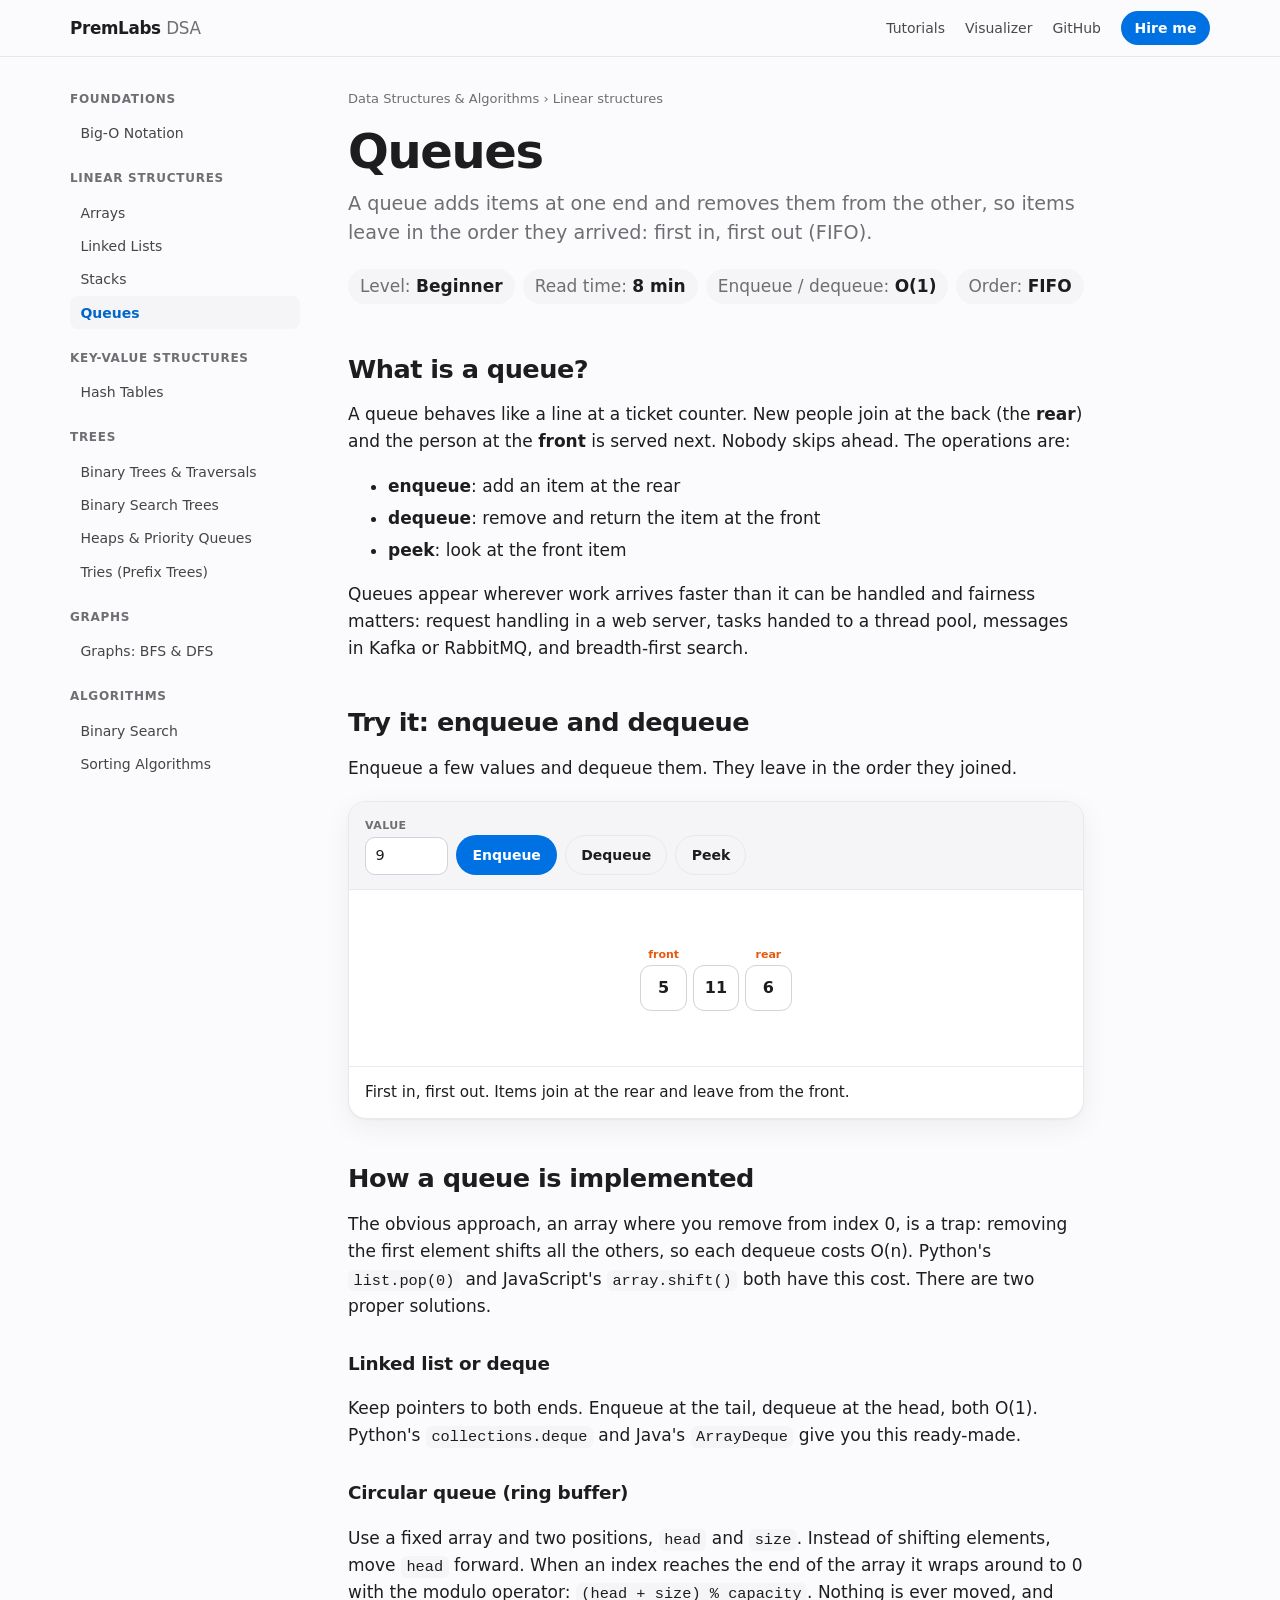
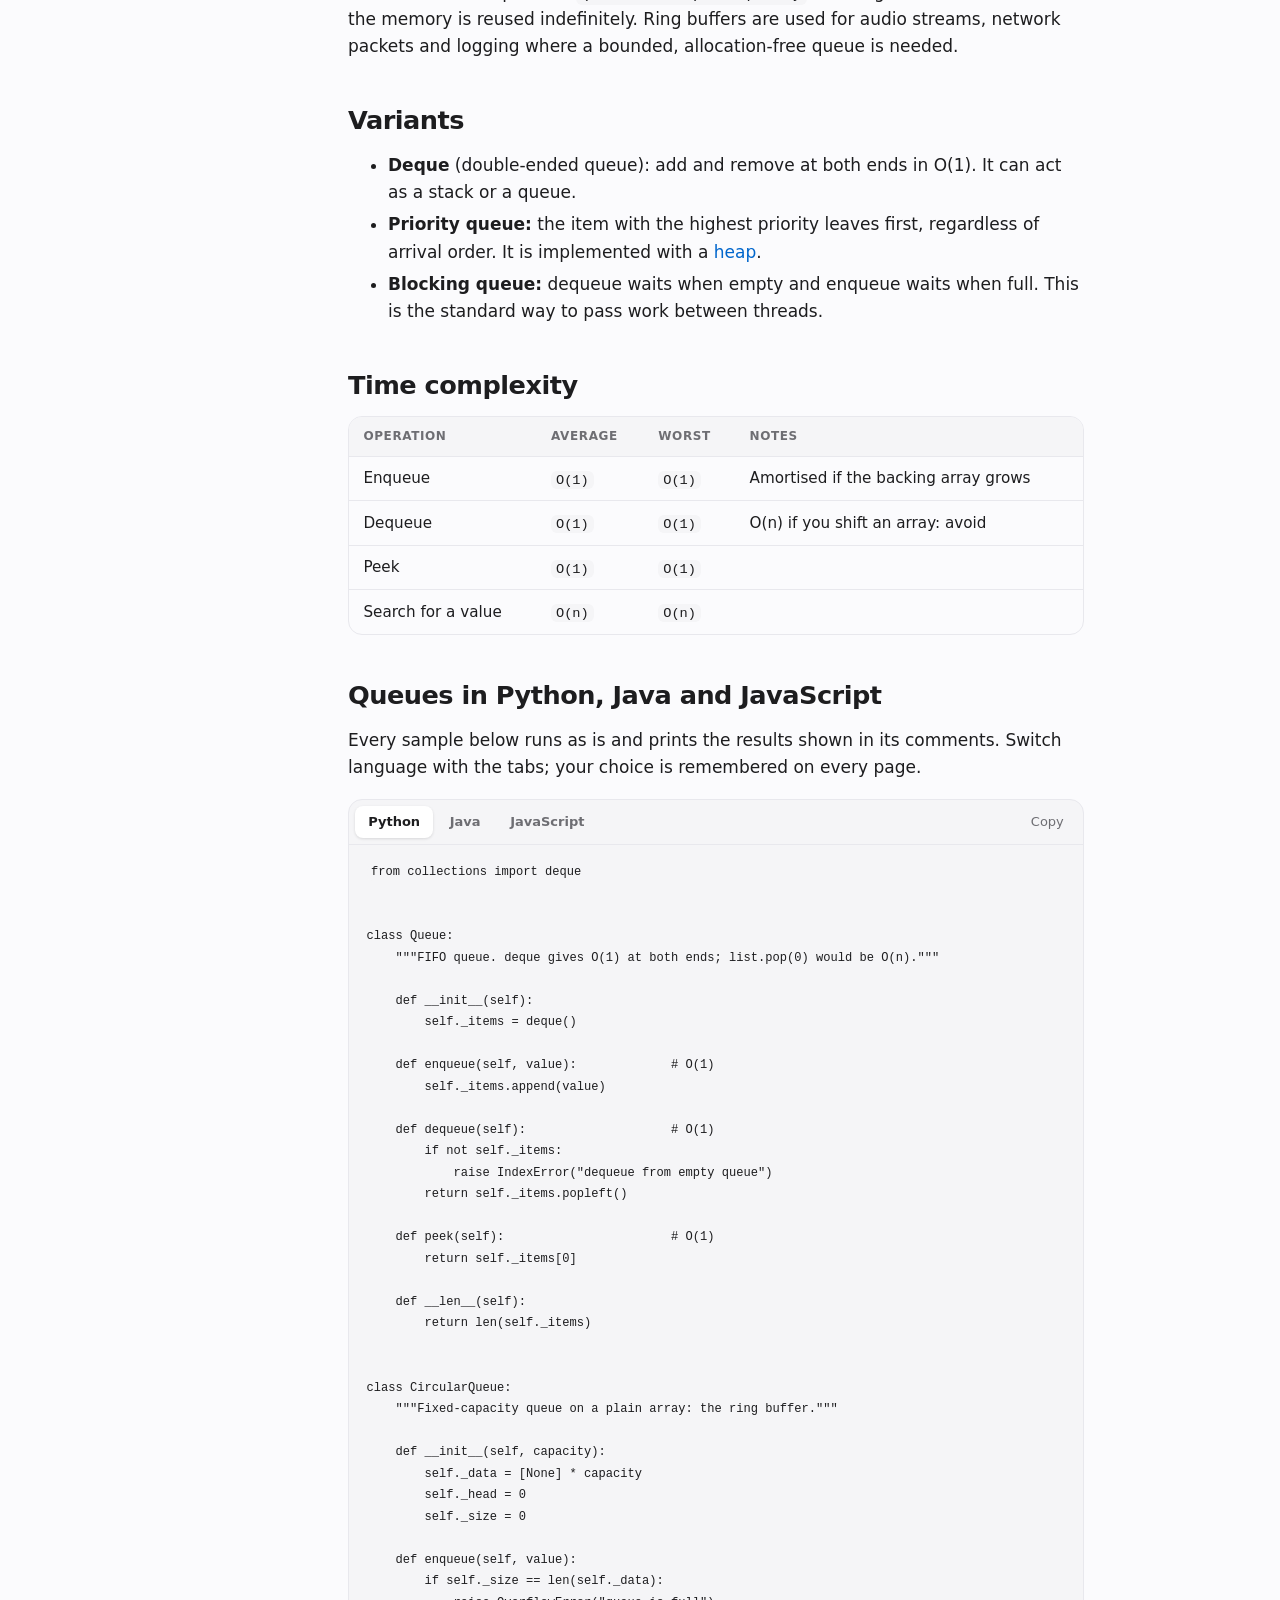
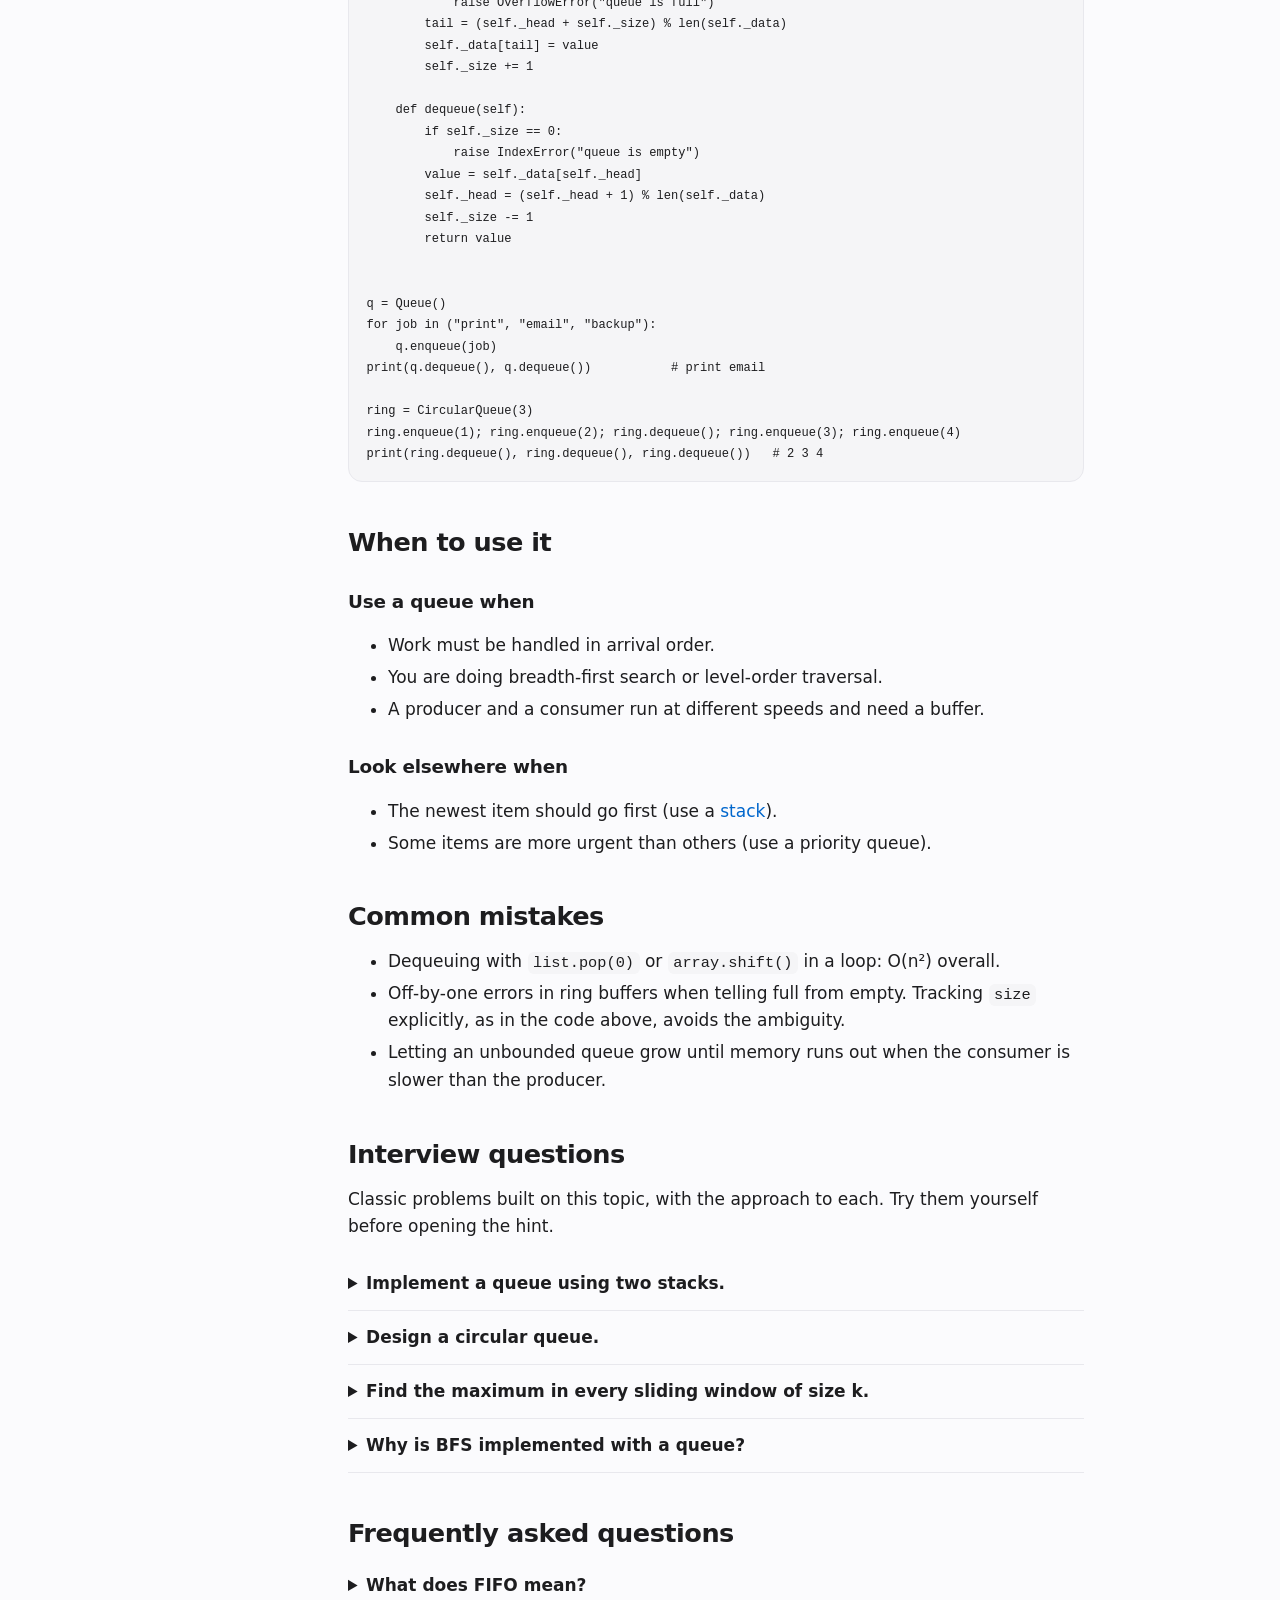
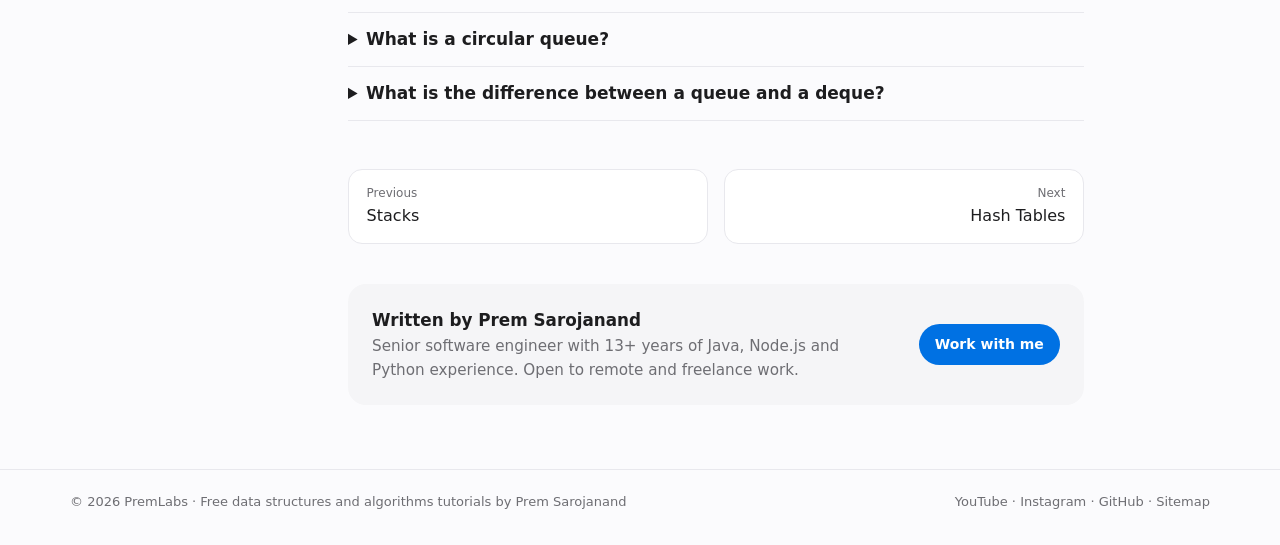
<file: queue/index.html>
<!doctype html>
<html lang="en">
<head>
  <meta charset="utf-8">
  <meta name="viewport" content="width=device-width, initial-scale=1">
  <title>Queue Data Structure Explained Visually (FIFO, Circular Queue, Deque) | PremLabs</title>
  <meta name="description" content="Learn queues with an interactive enqueue/dequeue visualizer. Covers FIFO, circular queues, deques and priority queues, with code in Python, Java and JavaScript.">
  <meta name="author" content="Prem Sarojanand">
  <meta name="robots" content="index, follow, max-image-preview:large">
  <link rel="canonical" href="https://premlabs.github.io/datastructure/queue/">
  <meta name="theme-color" content="#fbfbfd" media="(prefers-color-scheme: light)">
  <meta name="theme-color" content="#000000" media="(prefers-color-scheme: dark)">
  <meta property="og:type" content="article">
  <meta property="og:site_name" content="PremLabs">
  <meta property="og:title" content="Queue Data Structure Explained Visually (FIFO, Circular Queue, Deque) | PremLabs">
  <meta property="og:description" content="Learn queues with an interactive enqueue/dequeue visualizer. Covers FIFO, circular queues, deques and priority queues, with code in Python, Java and JavaScript.">
  <meta property="og:url" content="https://premlabs.github.io/datastructure/queue/">
  <meta property="og:image" content="https://premlabs.github.io/datastructure/assets/og.png">
  <meta property="og:image:width" content="1200">
  <meta property="og:image:height" content="630">
  <meta name="twitter:card" content="summary_large_image">
  <meta name="twitter:title" content="Queue Data Structure Explained Visually (FIFO, Circular Queue, Deque) | PremLabs">
  <meta name="twitter:description" content="Learn queues with an interactive enqueue/dequeue visualizer. Covers FIFO, circular queues, deques and priority queues, with code in Python, Java and JavaScript.">
  <meta name="twitter:image" content="https://premlabs.github.io/datastructure/assets/og.png">
  <link rel="icon" href="../assets/icon.svg" type="image/svg+xml">
  <link rel="stylesheet" href="../assets/site.css?v=2">
  <script src="../assets/viz.js?v=2" defer></script>
  <script type="application/ld+json">{"@context": "https://schema.org", "@graph": [{"@type": ["TechArticle", "LearningResource"], "@id": "https://premlabs.github.io/datastructure/queue/#article", "headline": "Queue Data Structure Explained Visually (FIFO, Circular Queue, Deque)", "name": "Queues", "description": "Learn queues with an interactive enqueue/dequeue visualizer. Covers FIFO, circular queues, deques and priority queues, with code in Python, Java and JavaScript.", "url": "https://premlabs.github.io/datastructure/queue/", "mainEntityOfPage": "https://premlabs.github.io/datastructure/queue/", "image": "https://premlabs.github.io/datastructure/assets/og.png", "author": {"@type": "Person", "name": "Prem Sarojanand", "url": "https://premlabs.github.io/", "jobTitle": "Senior Software Engineer"}, "publisher": {"@type": "Organization", "name": "PremLabs", "url": "https://premlabs.github.io/", "logo": {"@type": "ImageObject", "url": "https://premlabs.github.io/datastructure/assets/og.png"}}, "datePublished": "2026-11-16", "dateModified": "2026-11-16", "inLanguage": "en", "learningResourceType": "Tutorial", "educationalLevel": "Beginner", "teaches": "Queues", "about": {"@type": "Thing", "name": "Queues"}, "isAccessibleForFree": true, "programmingLanguage": ["Python", "Java", "JavaScript"], "isPartOf": {"@id": "https://premlabs.github.io/datastructure/#course"}}, {"@type": "BreadcrumbList", "itemListElement": [{"@type": "ListItem", "position": 1, "name": "PremLabs", "item": "https://premlabs.github.io/"}, {"@type": "ListItem", "position": 2, "name": "Data Structures & Algorithms", "item": "https://premlabs.github.io/datastructure/"}, {"@type": "ListItem", "position": 3, "name": "Queues", "item": "https://premlabs.github.io/datastructure/queue/"}]}, {"@type": "FAQPage", "mainEntity": [{"@type": "Question", "name": "What does FIFO mean?", "acceptedAnswer": {"@type": "Answer", "text": "First in, first out. The item that has been waiting longest is the next one removed."}}, {"@type": "Question", "name": "What is a circular queue?", "acceptedAnswer": {"@type": "Answer", "text": "A queue stored in a fixed-size array where the positions wrap around to the beginning when they reach the end, so freed slots are reused without moving any elements."}}, {"@type": "Question", "name": "What is the difference between a queue and a deque?", "acceptedAnswer": {"@type": "Answer", "text": "A queue adds at one end and removes at the other. A deque (double-ended queue) can add and remove at both ends."}}]}]}</script>
  <script>(function(w,d,s,l,i){w[l]=w[l]||[];w[l].push({'gtm.start':new Date().getTime(),event:'gtm.js'});var f=d.getElementsByTagName(s)[0],j=d.createElement(s),dl=l!='dataLayer'?'&l='+l:'';j.async=true;j.src='https://www.googletagmanager.com/gtm.js?id='+i+dl;f.parentNode.insertBefore(j,f);})(window,document,'script','dataLayer','GTM-TLJBPCN6');</script>
  <script async src="https://www.googletagmanager.com/gtag/js?id=G-MZDBK7RPZJ"></script>
  <script>window.dataLayer=window.dataLayer||[];function gtag(){dataLayer.push(arguments);}gtag('js',new Date());gtag('config','G-MZDBK7RPZJ');</script>
</head>
<body>
<noscript><iframe src="https://www.googletagmanager.com/ns.html?id=GTM-TLJBPCN6" height="0" width="0" style="display:none;visibility:hidden" title="Google Tag Manager"></iframe></noscript>
<a class="skip" href="#main">Skip to content</a>
<header class="nav"><div class="nav-in">
  <a class="brand" href="../">PremLabs <span>DSA</span></a>
  <nav class="nav-links" aria-label="Main">
    <a href="../#tutorials">Tutorials</a>
    <a class="opt" href="../sorting-algorithms/">Visualizer</a>
    <a class="opt" href="https://github.com/PremLabs/datastructure">GitHub</a>
    <a class="pill-link" href="https://premlabs.github.io/">Hire me</a>
  </nav>
</div></header>

<div class="layout">
<nav class="side" aria-label="All tutorials"><h2>Foundations</h2><ol><li><a href="../big-o/">Big-O Notation</a></li></ol><h2 style="margin-top:1.2rem">Linear structures</h2><ol><li><a href="../arrays/">Arrays</a></li><li><a href="../linked-list/">Linked Lists</a></li><li><a href="../stack/">Stacks</a></li><li><a href="../queue/" aria-current="page">Queues</a></li></ol><h2 style="margin-top:1.2rem">Key-value structures</h2><ol><li><a href="../hash-table/">Hash Tables</a></li></ol><h2 style="margin-top:1.2rem">Trees</h2><ol><li><a href="../binary-tree/">Binary Trees &amp; Traversals</a></li><li><a href="../binary-search-tree/">Binary Search Trees</a></li><li><a href="../heap/">Heaps &amp; Priority Queues</a></li><li><a href="../trie/">Tries (Prefix Trees)</a></li></ol><h2 style="margin-top:1.2rem">Graphs</h2><ol><li><a href="../graph/">Graphs: BFS &amp; DFS</a></li></ol><h2 style="margin-top:1.2rem">Algorithms</h2><ol><li><a href="../binary-search/">Binary Search</a></li><li><a href="../sorting-algorithms/">Sorting Algorithms</a></li></ol></nav>
<article id="main">
<p class="crumbs"><a href="../">Data Structures &amp; Algorithms</a> › Linear structures</p>
<h1>Queues</h1>
<p class="lede">A queue adds items at one end and removes them from the other, so items leave in the order they arrived: first in, first out (FIFO).</p>
<ul class="facts"><li>Level: <b>Beginner</b></li><li>Read time: <b>8 min</b></li><li>Enqueue / dequeue: <b>O(1)</b></li><li>Order: <b>FIFO</b></li></ul>

<h2 id="what">What is a queue?</h2>
<p>A queue behaves like a line at a ticket counter. New people join at the back (the <strong>rear</strong>) and the person at the <strong>front</strong> is served next. Nobody skips ahead. The operations are:</p>
<ul>
<li><strong>enqueue</strong>: add an item at the rear</li>
<li><strong>dequeue</strong>: remove and return the item at the front</li>
<li><strong>peek</strong>: look at the front item</li>
</ul>
<p>Queues appear wherever work arrives faster than it can be handled and fairness matters: request handling in a web server, tasks handed to a thread pool, messages in Kafka or RabbitMQ, and breadth-first search.</p>
<h2 id="visual">Try it: enqueue and dequeue</h2>
<p>Enqueue a few values and dequeue them. They leave in the order they joined.</p>

<div data-viz="queue" aria-label="Interactive Queues visualizer"><noscript><p class="note">The interactive visualizer needs JavaScript. Everything else on this page works without it.</p></noscript></div>

<h2 id="how">How a queue is implemented</h2>
<p>The obvious approach, an array where you remove from index 0, is a trap: removing the first element shifts all the others, so each dequeue costs O(n). Python's <code>list.pop(0)</code> and JavaScript's <code>array.shift()</code> both have this cost. There are two proper solutions.</p>
<h3>Linked list or deque</h3>
<p>Keep pointers to both ends. Enqueue at the tail, dequeue at the head, both O(1). Python's <code>collections.deque</code> and Java's <code>ArrayDeque</code> give you this ready-made.</p>
<h3>Circular queue (ring buffer)</h3>
<p>Use a fixed array and two positions, <code>head</code> and <code>size</code>. Instead of shifting elements, move <code>head</code> forward. When an index reaches the end of the array it wraps around to 0 with the modulo operator: <code>(head + size) % capacity</code>. Nothing is ever moved, and the memory is reused indefinitely. Ring buffers are used for audio streams, network packets and logging where a bounded, allocation-free queue is needed.</p>
<h2 id="variants">Variants</h2>
<ul>
<li><strong>Deque</strong> (double-ended queue): add and remove at both ends in O(1). It can act as a stack or a queue.</li>
<li><strong>Priority queue:</strong> the item with the highest priority leaves first, regardless of arrival order. It is implemented with a <a href="../heap/">heap</a>.</li>
<li><strong>Blocking queue:</strong> dequeue waits when empty and enqueue waits when full. This is the standard way to pass work between threads.</li>
</ul>

<h2 id="complexity">Time complexity</h2>
<div class="tablewrap"><table><thead><tr><th>Operation</th><th>Average</th><th>Worst</th><th>Notes</th></tr></thead><tbody><tr><td>Enqueue</td><td><code>O(1)</code></td><td><code>O(1)</code></td><td>Amortised if the backing array grows</td></tr><tr><td>Dequeue</td><td><code>O(1)</code></td><td><code>O(1)</code></td><td>O(n) if you shift an array: avoid</td></tr><tr><td>Peek</td><td><code>O(1)</code></td><td><code>O(1)</code></td><td></td></tr><tr><td>Search for a value</td><td><code>O(n)</code></td><td><code>O(n)</code></td><td></td></tr></tbody></table></div>
<h2 id="code">Queues in Python, Java and JavaScript</h2>
<p>Every sample below runs as is and prints the results shown in its comments. Switch language with the tabs; your choice is remembered on every page.</p>
<div class="code"><div class="tabs" role="tablist" aria-label="Language"><button type="button" role="tab" data-lang="py" aria-selected="true" tabindex="0">Python</button><button type="button" role="tab" data-lang="java" aria-selected="false" tabindex="-1">Java</button><button type="button" role="tab" data-lang="js" aria-selected="false" tabindex="-1">JavaScript</button><button type="button" class="copy">Copy</button></div><pre data-lang="py" role="tabpanel" aria-label="Python code"><code>from collections import deque


class Queue:
    &quot;&quot;&quot;FIFO queue. deque gives O(1) at both ends; list.pop(0) would be O(n).&quot;&quot;&quot;

    def __init__(self):
        self._items = deque()

    def enqueue(self, value):             # O(1)
        self._items.append(value)

    def dequeue(self):                    # O(1)
        if not self._items:
            raise IndexError(&quot;dequeue from empty queue&quot;)
        return self._items.popleft()

    def peek(self):                       # O(1)
        return self._items[0]

    def __len__(self):
        return len(self._items)


class CircularQueue:
    &quot;&quot;&quot;Fixed-capacity queue on a plain array: the ring buffer.&quot;&quot;&quot;

    def __init__(self, capacity):
        self._data = [None] * capacity
        self._head = 0
        self._size = 0

    def enqueue(self, value):
        if self._size == len(self._data):
            raise OverflowError(&quot;queue is full&quot;)
        tail = (self._head + self._size) % len(self._data)
        self._data[tail] = value
        self._size += 1

    def dequeue(self):
        if self._size == 0:
            raise IndexError(&quot;queue is empty&quot;)
        value = self._data[self._head]
        self._head = (self._head + 1) % len(self._data)
        self._size -= 1
        return value


q = Queue()
for job in (&quot;print&quot;, &quot;email&quot;, &quot;backup&quot;):
    q.enqueue(job)
print(q.dequeue(), q.dequeue())           # print email

ring = CircularQueue(3)
ring.enqueue(1); ring.enqueue(2); ring.dequeue(); ring.enqueue(3); ring.enqueue(4)
print(ring.dequeue(), ring.dequeue(), ring.dequeue())   # 2 3 4</code></pre><pre data-lang="java" role="tabpanel" aria-label="Java code" hidden><code>import java.util.ArrayDeque;
import java.util.Queue;

public class QueueDemo {
    /** Fixed-capacity queue on a plain array: the ring buffer. */
    static class CircularQueue {
        private final int[] data;
        private int head = 0, size = 0;

        CircularQueue(int capacity) { data = new int[capacity]; }

        void enqueue(int value) {                          // O(1)
            if (size == data.length) throw new IllegalStateException(&quot;queue is full&quot;);
            data[(head + size) % data.length] = value;
            size++;
        }

        int dequeue() {                                    // O(1)
            if (size == 0) throw new IllegalStateException(&quot;queue is empty&quot;);
            int value = data[head];
            head = (head + 1) % data.length;
            size--;
            return value;
        }
    }

    public static void main(String[] args) {
        Queue&lt;String&gt; q = new ArrayDeque&lt;&gt;();              // the standard FIFO queue
        q.offer(&quot;print&quot;); q.offer(&quot;email&quot;); q.offer(&quot;backup&quot;);
        System.out.println(q.poll() + &quot; &quot; + q.poll());     // print email

        CircularQueue ring = new CircularQueue(3);
        ring.enqueue(1); ring.enqueue(2); ring.dequeue(); ring.enqueue(3); ring.enqueue(4);
        System.out.println(ring.dequeue() + &quot; &quot; + ring.dequeue() + &quot; &quot; + ring.dequeue()); // 2 3 4
    }
}</code></pre><pre data-lang="js" role="tabpanel" aria-label="JavaScript code" hidden><code>// Array.prototype.shift() is O(n), so a real queue keeps a moving head index instead.
class Queue {
  #items = [];
  #head = 0;

  enqueue(value) { this.#items.push(value); }     // O(1)

  dequeue() {                                     // O(1) amortised
    if (this.length === 0) throw new Error(&#x27;dequeue from empty queue&#x27;);
    const value = this.#items[this.#head++];
    if (this.#head &gt; 32 &amp;&amp; this.#head * 2 &gt; this.#items.length) {
      this.#items = this.#items.slice(this.#head); // drop the used-up front
      this.#head = 0;
    }
    return value;
  }

  peek() { return this.#items[this.#head]; }
  get length() { return this.#items.length - this.#head; }
}

// Fixed-capacity queue on a plain array: the ring buffer.
class CircularQueue {
  #data; #head = 0; #size = 0;
  constructor(capacity) { this.#data = new Array(capacity); }

  enqueue(value) {
    if (this.#size === this.#data.length) throw new Error(&#x27;queue is full&#x27;);
    this.#data[(this.#head + this.#size) % this.#data.length] = value;
    this.#size++;
  }

  dequeue() {
    if (this.#size === 0) throw new Error(&#x27;queue is empty&#x27;);
    const value = this.#data[this.#head];
    this.#head = (this.#head + 1) % this.#data.length;
    this.#size--;
    return value;
  }
}

const q = new Queue();
[&#x27;print&#x27;, &#x27;email&#x27;, &#x27;backup&#x27;].forEach(job =&gt; q.enqueue(job));
console.log(q.dequeue(), q.dequeue());            // print email

const ring = new CircularQueue(3);
ring.enqueue(1); ring.enqueue(2); ring.dequeue(); ring.enqueue(3); ring.enqueue(4);
console.log(ring.dequeue(), ring.dequeue(), ring.dequeue()); // 2 3 4</code></pre></div>
<h2 id="when">When to use it</h2>
<h3>Use a queue when</h3><ul><li>Work must be handled in arrival order.</li><li>You are doing breadth-first search or level-order traversal.</li><li>A producer and a consumer run at different speeds and need a buffer.</li></ul>
<h3>Look elsewhere when</h3><ul><li>The newest item should go first (use a <a href="../stack/">stack</a>).</li><li>Some items are more urgent than others (use a priority queue).</li></ul>
<h2 id="mistakes">Common mistakes</h2><ul><li>Dequeuing with <code>list.pop(0)</code> or <code>array.shift()</code> in a loop: O(n²) overall.</li><li>Off-by-one errors in ring buffers when telling full from empty. Tracking <code>size</code> explicitly, as in the code above, avoids the ambiguity.</li><li>Letting an unbounded queue grow until memory runs out when the consumer is slower than the producer.</li></ul>
<h2 id="interview">Interview questions</h2><p>Classic problems built on this topic, with the approach to each. Try them yourself before opening the hint.</p>
<details><summary>Implement a queue using two stacks.</summary><p>Enqueue pushes onto stack A. Dequeue pops from stack B, refilling B from A only when B is empty. Amortised O(1).</p></details><details><summary>Design a circular queue.</summary><p>Fixed array plus head and size; compute the tail as (head + size) % capacity. Shown above.</p></details><details><summary>Find the maximum in every sliding window of size k.</summary><p>A deque of indexes kept in decreasing order of value; the front is always the window maximum. O(n).</p></details><details><summary>Why is BFS implemented with a queue?</summary><p>A queue processes nodes in the order they were discovered, which is in order of distance from the start.</p></details>
<h2 id="faq">Frequently asked questions</h2>
<details><summary>What does FIFO mean?</summary><p>First in, first out. The item that has been waiting longest is the next one removed.</p></details><details><summary>What is a circular queue?</summary><p>A queue stored in a fixed-size array where the positions wrap around to the beginning when they reach the end, so freed slots are reused without moving any elements.</p></details><details><summary>What is the difference between a queue and a deque?</summary><p>A queue adds at one end and removes at the other. A deque (double-ended queue) can add and remove at both ends.</p></details>
<nav class="pager" aria-label="Next and previous tutorials"><a href="../stack/" rel="prev"><small>Previous</small>Stacks</a><a class="next" href="../hash-table/" rel="next"><small>Next</small>Hash Tables</a></nav>
<aside class="hire"><p><b>Written by Prem Sarojanand</b>Senior software engineer with 13+ years of Java, Node.js and Python experience. Open to remote and freelance work.</p><a class="btn primary" href="https://premlabs.github.io/#contact">Work with me</a></aside>
</article></div>
<footer><div class="foot">
  <span>© 2026 PremLabs · Free data structures and algorithms tutorials by <a href="https://premlabs.github.io/">Prem Sarojanand</a></span>
  <span><a href="https://www.youtube.com/@PremLabs-s05w" rel="me">YouTube</a> · <a href="https://www.instagram.com/tech.coders/" rel="me">Instagram</a> · <a href="https://github.com/PremLabs" rel="me">GitHub</a> · <a href="https://premlabs.github.io/datastructure/sitemap.xml">Sitemap</a></span>
</div></footer>
</body>
</html>
</file>
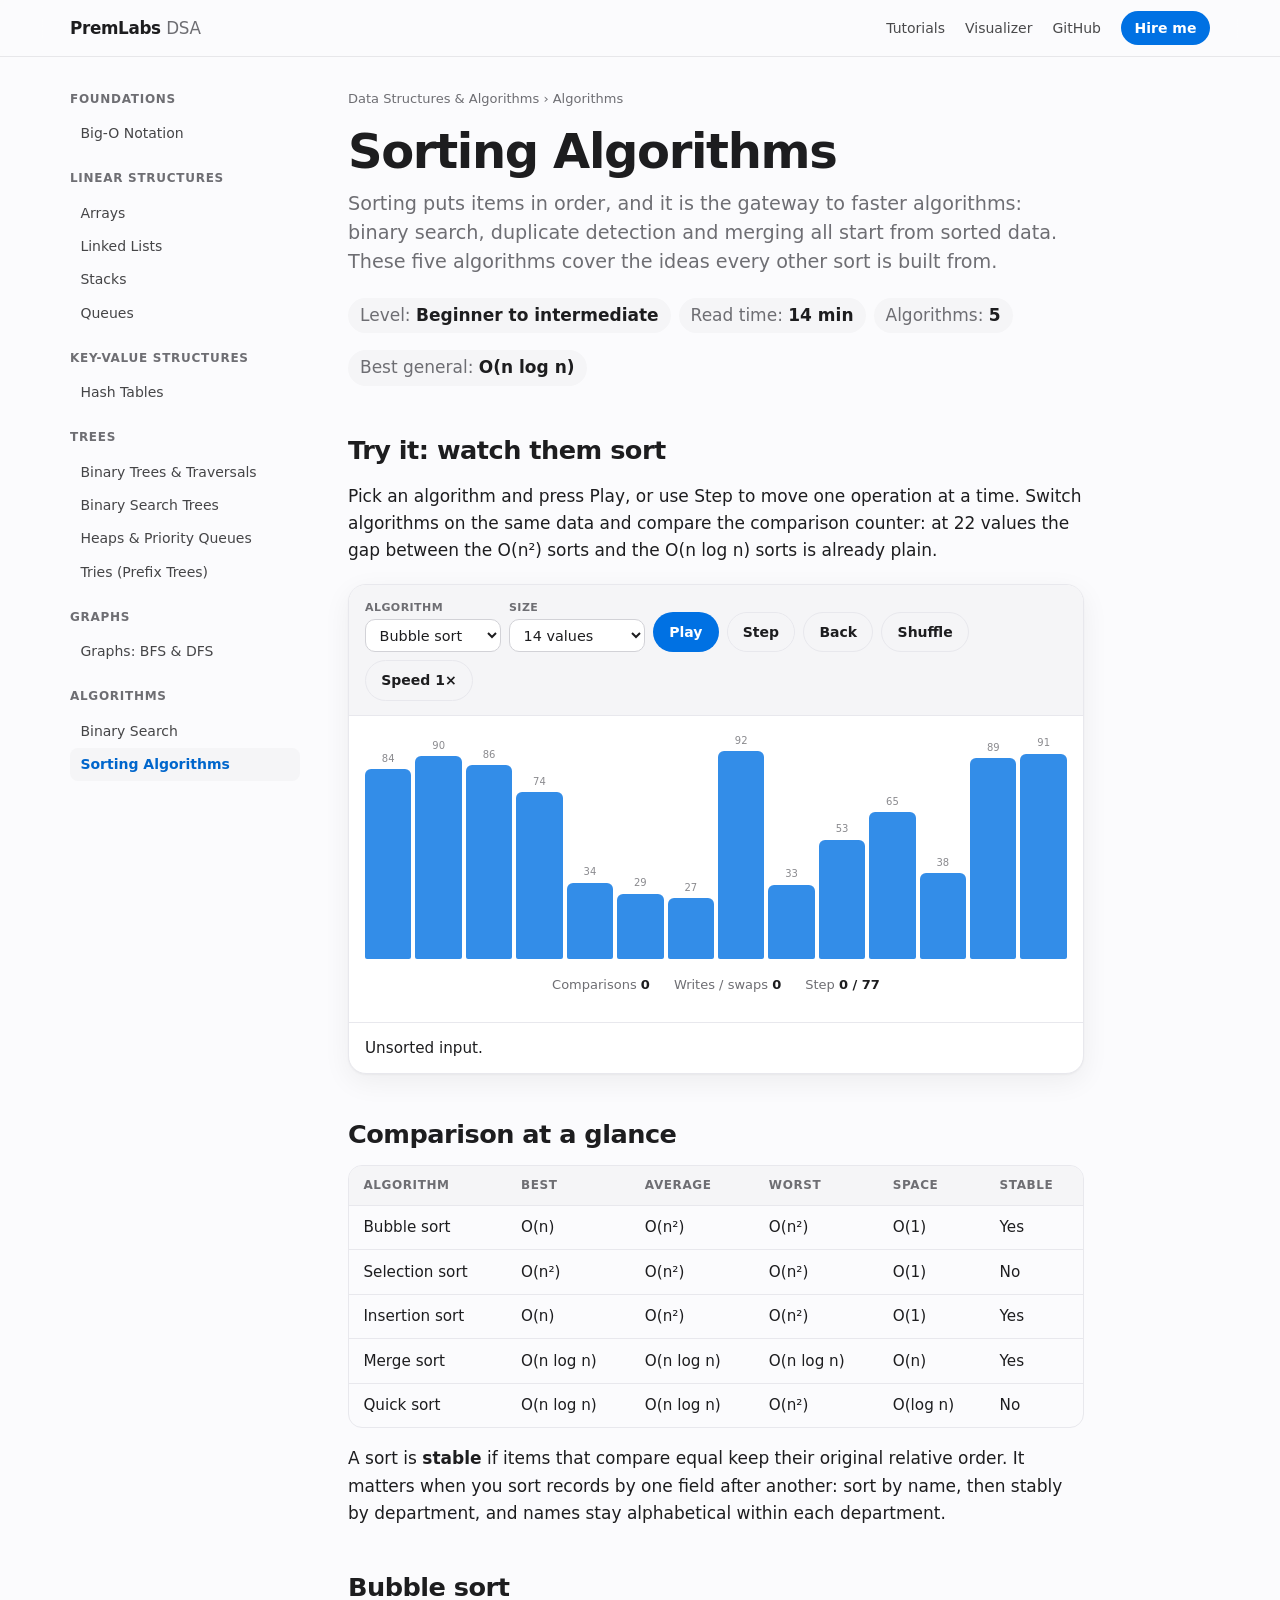
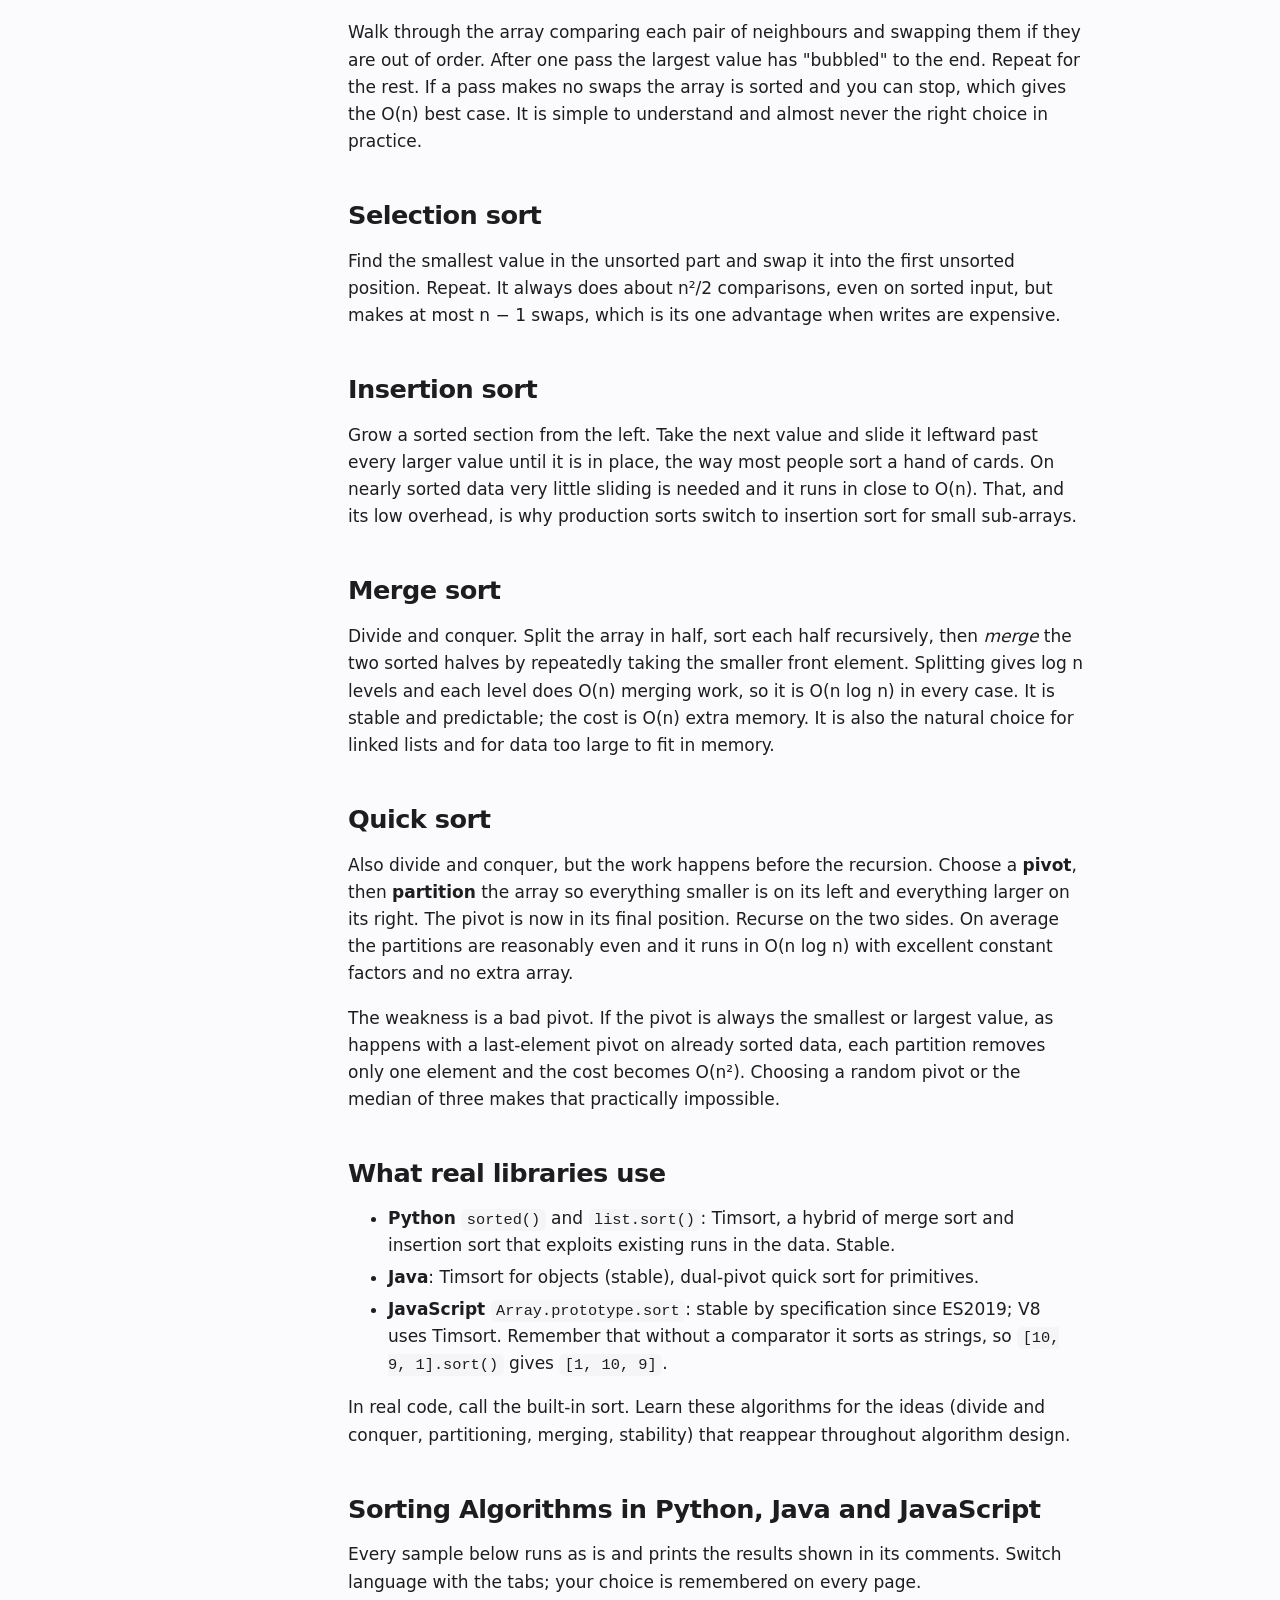
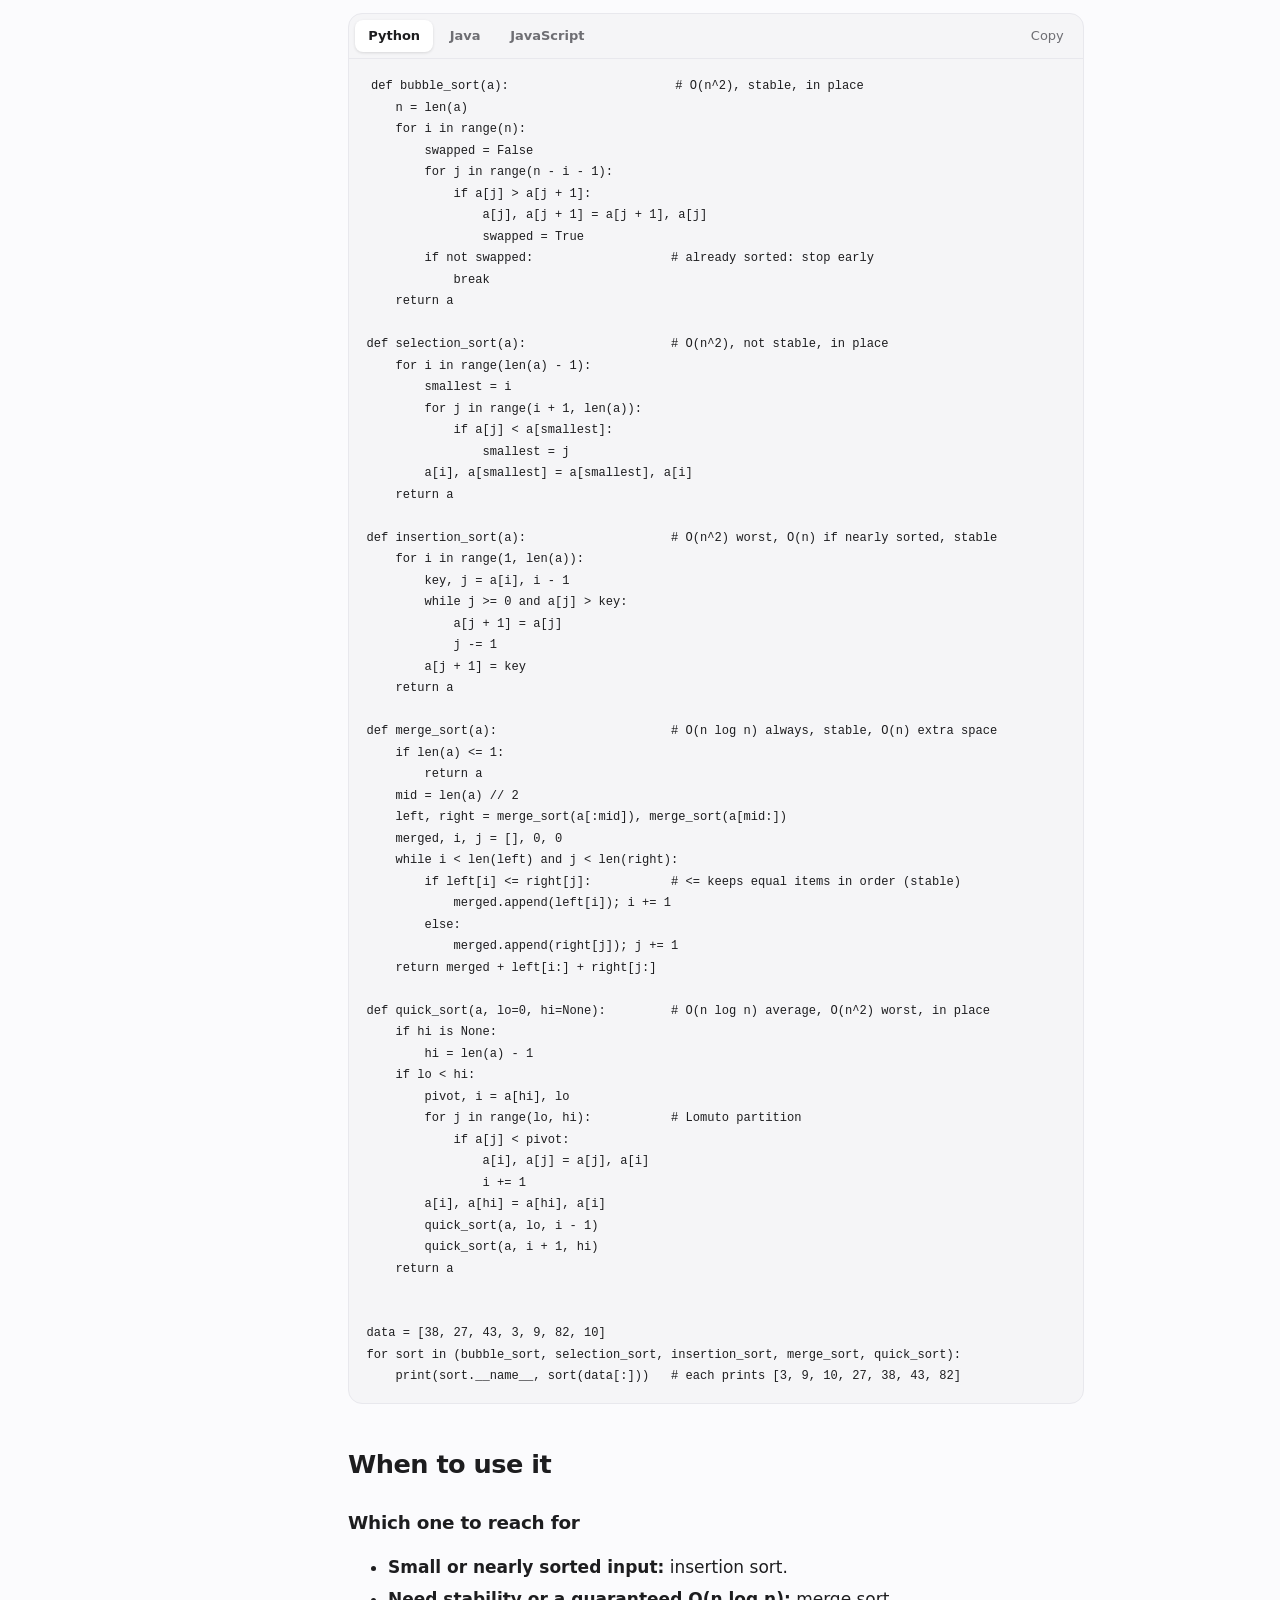
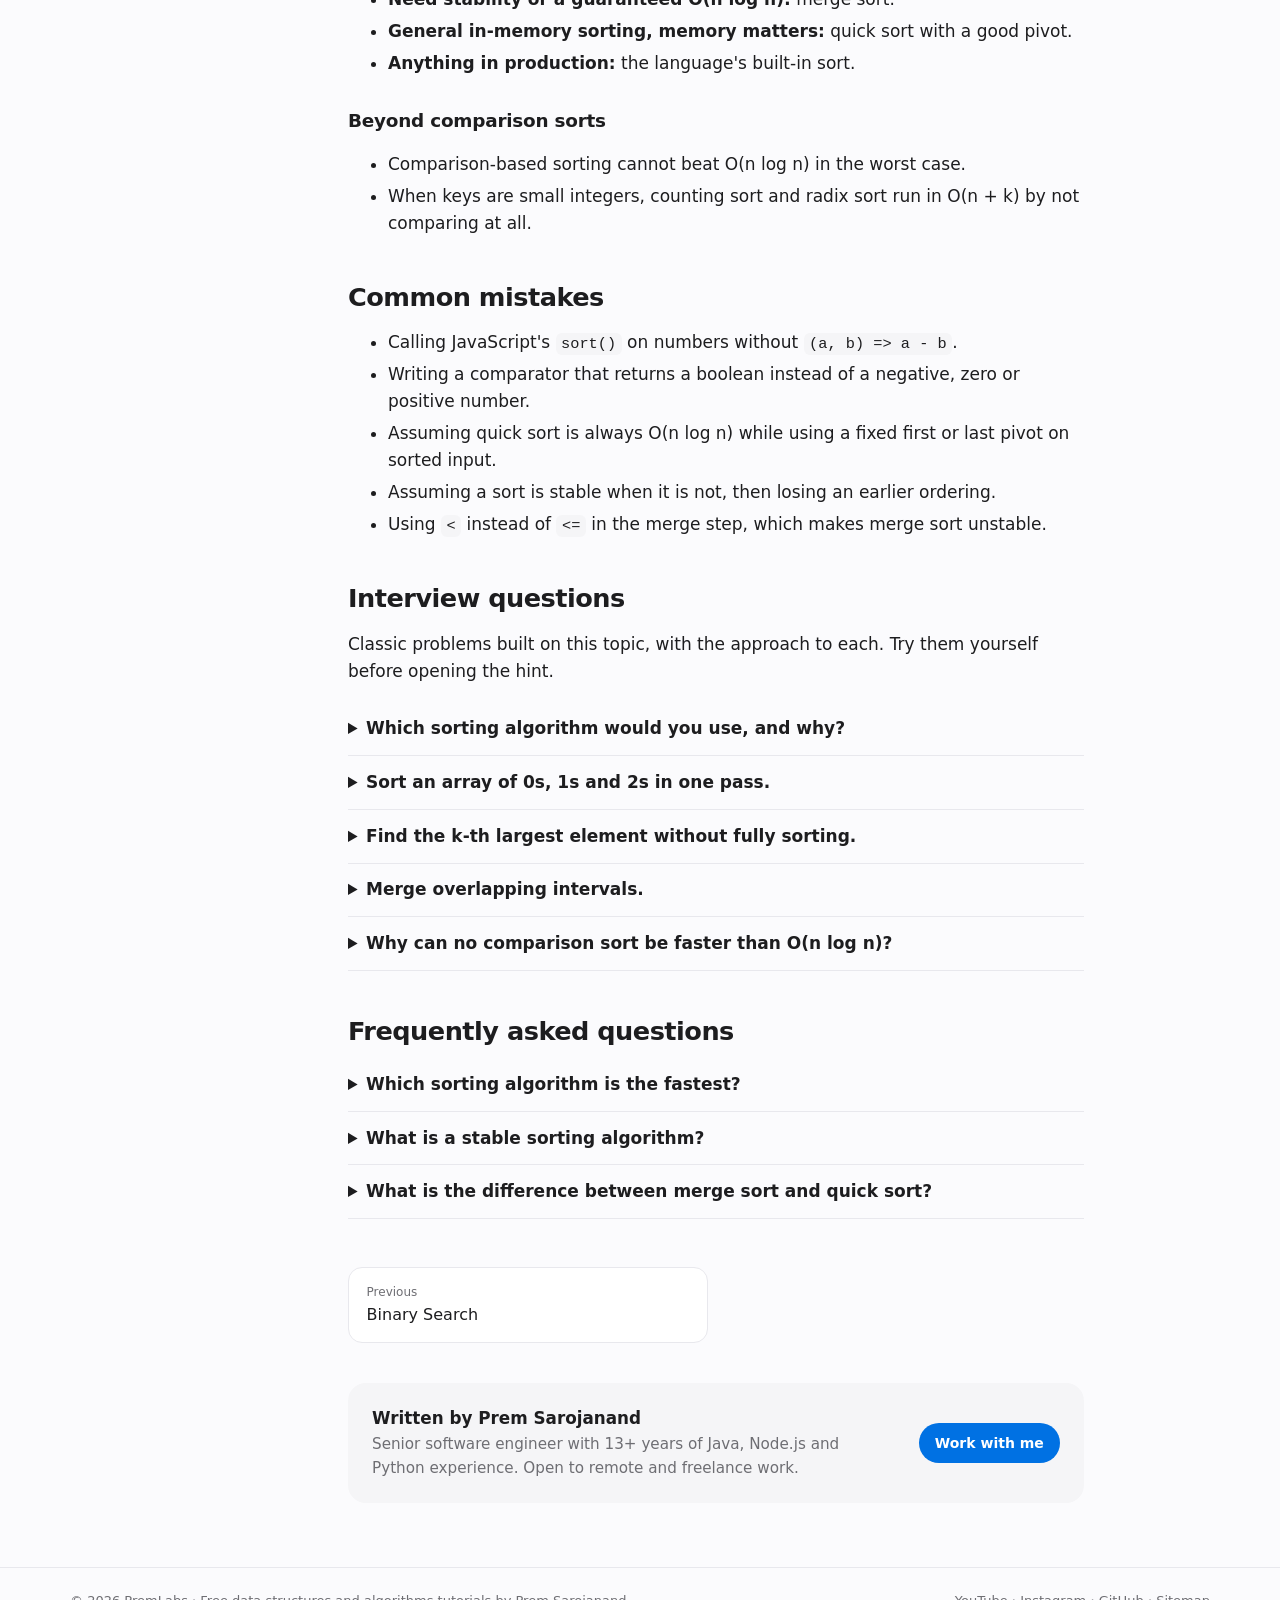
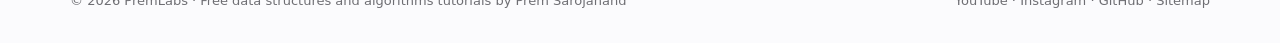
<file: sorting-algorithms/index.html>
<!doctype html>
<html lang="en">
<head>
  <meta charset="utf-8">
  <meta name="viewport" content="width=device-width, initial-scale=1">
  <title>Sorting Algorithms Visualized: Bubble, Selection, Insertion, Merge &amp; Quick Sort | PremLabs</title>
  <meta name="description" content="Interactive sorting visualizer. Step through bubble, selection, insertion, merge and quick sort, compare time complexity and stability, with code in Python, Java and JavaScript.">
  <meta name="author" content="Prem Sarojanand">
  <meta name="robots" content="index, follow, max-image-preview:large">
  <link rel="canonical" href="https://premlabs.github.io/datastructure/sorting-algorithms/">
  <meta name="theme-color" content="#fbfbfd" media="(prefers-color-scheme: light)">
  <meta name="theme-color" content="#000000" media="(prefers-color-scheme: dark)">
  <meta property="og:type" content="article">
  <meta property="og:site_name" content="PremLabs">
  <meta property="og:title" content="Sorting Algorithms Visualized: Bubble, Selection, Insertion, Merge &amp; Quick Sort | PremLabs">
  <meta property="og:description" content="Interactive sorting visualizer. Step through bubble, selection, insertion, merge and quick sort, compare time complexity and stability, with code in Python, Java and JavaScript.">
  <meta property="og:url" content="https://premlabs.github.io/datastructure/sorting-algorithms/">
  <meta property="og:image" content="https://premlabs.github.io/datastructure/assets/og.png">
  <meta property="og:image:width" content="1200">
  <meta property="og:image:height" content="630">
  <meta name="twitter:card" content="summary_large_image">
  <meta name="twitter:title" content="Sorting Algorithms Visualized: Bubble, Selection, Insertion, Merge &amp; Quick Sort | PremLabs">
  <meta name="twitter:description" content="Interactive sorting visualizer. Step through bubble, selection, insertion, merge and quick sort, compare time complexity and stability, with code in Python, Java and JavaScript.">
  <meta name="twitter:image" content="https://premlabs.github.io/datastructure/assets/og.png">
  <link rel="icon" href="../assets/icon.svg" type="image/svg+xml">
  <link rel="stylesheet" href="../assets/site.css?v=2">
  <script src="../assets/viz.js?v=2" defer></script>
  <script type="application/ld+json">{"@context": "https://schema.org", "@graph": [{"@type": ["TechArticle", "LearningResource"], "@id": "https://premlabs.github.io/datastructure/sorting-algorithms/#article", "headline": "Sorting Algorithms Visualized: Bubble, Selection, Insertion, Merge & Quick Sort", "name": "Sorting Algorithms", "description": "Interactive sorting visualizer. Step through bubble, selection, insertion, merge and quick sort, compare time complexity and stability, with code in Python, Java and JavaScript.", "url": "https://premlabs.github.io/datastructure/sorting-algorithms/", "mainEntityOfPage": "https://premlabs.github.io/datastructure/sorting-algorithms/", "image": "https://premlabs.github.io/datastructure/assets/og.png", "author": {"@type": "Person", "name": "Prem Sarojanand", "url": "https://premlabs.github.io/", "jobTitle": "Senior Software Engineer"}, "publisher": {"@type": "Organization", "name": "PremLabs", "url": "https://premlabs.github.io/", "logo": {"@type": "ImageObject", "url": "https://premlabs.github.io/datastructure/assets/og.png"}}, "datePublished": "2026-11-16", "dateModified": "2026-11-16", "inLanguage": "en", "learningResourceType": "Tutorial", "educationalLevel": "Beginner to intermediate", "teaches": "Sorting Algorithms", "about": {"@type": "Thing", "name": "Sorting Algorithms"}, "isAccessibleForFree": true, "programmingLanguage": ["Python", "Java", "JavaScript"], "isPartOf": {"@id": "https://premlabs.github.io/datastructure/#course"}}, {"@type": "BreadcrumbList", "itemListElement": [{"@type": "ListItem", "position": 1, "name": "PremLabs", "item": "https://premlabs.github.io/"}, {"@type": "ListItem", "position": 2, "name": "Data Structures & Algorithms", "item": "https://premlabs.github.io/datastructure/"}, {"@type": "ListItem", "position": 3, "name": "Sorting Algorithms", "item": "https://premlabs.github.io/datastructure/sorting-algorithms/"}]}, {"@type": "FAQPage", "mainEntity": [{"@type": "Question", "name": "Which sorting algorithm is the fastest?", "acceptedAnswer": {"@type": "Answer", "text": "For general data, O(n log n) algorithms such as quick sort, merge sort and Timsort. Quick sort is often fastest in memory on average; merge sort and Timsort guarantee O(n log n) and are stable."}}, {"@type": "Question", "name": "What is a stable sorting algorithm?", "acceptedAnswer": {"@type": "Answer", "text": "One that keeps items with equal keys in their original order. Bubble, insertion and merge sort are stable; selection sort and quick sort are not."}}, {"@type": "Question", "name": "What is the difference between merge sort and quick sort?", "acceptedAnswer": {"@type": "Answer", "text": "Merge sort splits first and does its work while merging, always O(n log n), using O(n) extra space. Quick sort does its work while partitioning around a pivot, sorts in place, and is O(n log n) on average but O(n²) in the worst case."}}]}]}</script>
  <script>(function(w,d,s,l,i){w[l]=w[l]||[];w[l].push({'gtm.start':new Date().getTime(),event:'gtm.js'});var f=d.getElementsByTagName(s)[0],j=d.createElement(s),dl=l!='dataLayer'?'&l='+l:'';j.async=true;j.src='https://www.googletagmanager.com/gtm.js?id='+i+dl;f.parentNode.insertBefore(j,f);})(window,document,'script','dataLayer','GTM-TLJBPCN6');</script>
  <script async src="https://www.googletagmanager.com/gtag/js?id=G-MZDBK7RPZJ"></script>
  <script>window.dataLayer=window.dataLayer||[];function gtag(){dataLayer.push(arguments);}gtag('js',new Date());gtag('config','G-MZDBK7RPZJ');</script>
</head>
<body>
<noscript><iframe src="https://www.googletagmanager.com/ns.html?id=GTM-TLJBPCN6" height="0" width="0" style="display:none;visibility:hidden" title="Google Tag Manager"></iframe></noscript>
<a class="skip" href="#main">Skip to content</a>
<header class="nav"><div class="nav-in">
  <a class="brand" href="../">PremLabs <span>DSA</span></a>
  <nav class="nav-links" aria-label="Main">
    <a href="../#tutorials">Tutorials</a>
    <a class="opt" href="../sorting-algorithms/">Visualizer</a>
    <a class="opt" href="https://github.com/PremLabs/datastructure">GitHub</a>
    <a class="pill-link" href="https://premlabs.github.io/">Hire me</a>
  </nav>
</div></header>

<div class="layout">
<nav class="side" aria-label="All tutorials"><h2>Foundations</h2><ol><li><a href="../big-o/">Big-O Notation</a></li></ol><h2 style="margin-top:1.2rem">Linear structures</h2><ol><li><a href="../arrays/">Arrays</a></li><li><a href="../linked-list/">Linked Lists</a></li><li><a href="../stack/">Stacks</a></li><li><a href="../queue/">Queues</a></li></ol><h2 style="margin-top:1.2rem">Key-value structures</h2><ol><li><a href="../hash-table/">Hash Tables</a></li></ol><h2 style="margin-top:1.2rem">Trees</h2><ol><li><a href="../binary-tree/">Binary Trees &amp; Traversals</a></li><li><a href="../binary-search-tree/">Binary Search Trees</a></li><li><a href="../heap/">Heaps &amp; Priority Queues</a></li><li><a href="../trie/">Tries (Prefix Trees)</a></li></ol><h2 style="margin-top:1.2rem">Graphs</h2><ol><li><a href="../graph/">Graphs: BFS &amp; DFS</a></li></ol><h2 style="margin-top:1.2rem">Algorithms</h2><ol><li><a href="../binary-search/">Binary Search</a></li><li><a href="../sorting-algorithms/" aria-current="page">Sorting Algorithms</a></li></ol></nav>
<article id="main">
<p class="crumbs"><a href="../">Data Structures &amp; Algorithms</a> › Algorithms</p>
<h1>Sorting Algorithms</h1>
<p class="lede">Sorting puts items in order, and it is the gateway to faster algorithms: binary search, duplicate detection and merging all start from sorted data. These five algorithms cover the ideas every other sort is built from.</p>
<ul class="facts"><li>Level: <b>Beginner to intermediate</b></li><li>Read time: <b>14 min</b></li><li>Algorithms: <b>5</b></li><li>Best general: <b>O(n log n)</b></li></ul>

<h2 id="visual">Try it: watch them sort</h2>
<p>Pick an algorithm and press Play, or use Step to move one operation at a time. Switch algorithms on the same data and compare the comparison counter: at 22 values the gap between the O(n²) sorts and the O(n log n) sorts is already plain.</p>

<div data-viz="sorting" aria-label="Interactive Sorting Algorithms visualizer"><noscript><p class="note">The interactive visualizer needs JavaScript. Everything else on this page works without it.</p></noscript></div>

<h2 id="compare">Comparison at a glance</h2>
<div class="tablewrap"><table>
<thead><tr><th>Algorithm</th><th>Best</th><th>Average</th><th>Worst</th><th>Space</th><th>Stable</th></tr></thead>
<tbody>
<tr><td>Bubble sort</td><td>O(n)</td><td>O(n²)</td><td>O(n²)</td><td>O(1)</td><td>Yes</td></tr>
<tr><td>Selection sort</td><td>O(n²)</td><td>O(n²)</td><td>O(n²)</td><td>O(1)</td><td>No</td></tr>
<tr><td>Insertion sort</td><td>O(n)</td><td>O(n²)</td><td>O(n²)</td><td>O(1)</td><td>Yes</td></tr>
<tr><td>Merge sort</td><td>O(n log n)</td><td>O(n log n)</td><td>O(n log n)</td><td>O(n)</td><td>Yes</td></tr>
<tr><td>Quick sort</td><td>O(n log n)</td><td>O(n log n)</td><td>O(n²)</td><td>O(log n)</td><td>No</td></tr>
</tbody></table></div>
<p>A sort is <strong>stable</strong> if items that compare equal keep their original relative order. It matters when you sort records by one field after another: sort by name, then stably by department, and names stay alphabetical within each department.</p>
<h2 id="bubble">Bubble sort</h2>
<p>Walk through the array comparing each pair of neighbours and swapping them if they are out of order. After one pass the largest value has "bubbled" to the end. Repeat for the rest. If a pass makes no swaps the array is sorted and you can stop, which gives the O(n) best case. It is simple to understand and almost never the right choice in practice.</p>
<h2 id="selection">Selection sort</h2>
<p>Find the smallest value in the unsorted part and swap it into the first unsorted position. Repeat. It always does about n²/2 comparisons, even on sorted input, but makes at most n − 1 swaps, which is its one advantage when writes are expensive.</p>
<h2 id="insertion">Insertion sort</h2>
<p>Grow a sorted section from the left. Take the next value and slide it leftward past every larger value until it is in place, the way most people sort a hand of cards. On nearly sorted data very little sliding is needed and it runs in close to O(n). That, and its low overhead, is why production sorts switch to insertion sort for small sub-arrays.</p>
<h2 id="merge">Merge sort</h2>
<p>Divide and conquer. Split the array in half, sort each half recursively, then <em>merge</em> the two sorted halves by repeatedly taking the smaller front element. Splitting gives log n levels and each level does O(n) merging work, so it is O(n log n) in every case. It is stable and predictable; the cost is O(n) extra memory. It is also the natural choice for linked lists and for data too large to fit in memory.</p>
<h2 id="quick">Quick sort</h2>
<p>Also divide and conquer, but the work happens before the recursion. Choose a <strong>pivot</strong>, then <strong>partition</strong> the array so everything smaller is on its left and everything larger on its right. The pivot is now in its final position. Recurse on the two sides. On average the partitions are reasonably even and it runs in O(n log n) with excellent constant factors and no extra array.</p>
<p>The weakness is a bad pivot. If the pivot is always the smallest or largest value, as happens with a last-element pivot on already sorted data, each partition removes only one element and the cost becomes O(n²). Choosing a random pivot or the median of three makes that practically impossible.</p>
<h2 id="real">What real libraries use</h2>
<ul>
<li><strong>Python</strong> <code>sorted()</code> and <code>list.sort()</code>: Timsort, a hybrid of merge sort and insertion sort that exploits existing runs in the data. Stable.</li>
<li><strong>Java</strong>: Timsort for objects (stable), dual-pivot quick sort for primitives.</li>
<li><strong>JavaScript</strong> <code>Array.prototype.sort</code>: stable by specification since ES2019; V8 uses Timsort. Remember that without a comparator it sorts as strings, so <code>[10, 9, 1].sort()</code> gives <code>[1, 10, 9]</code>.</li>
</ul>
<p>In real code, call the built-in sort. Learn these algorithms for the ideas (divide and conquer, partitioning, merging, stability) that reappear throughout algorithm design.</p>

<h2 id="code">Sorting Algorithms in Python, Java and JavaScript</h2>
<p>Every sample below runs as is and prints the results shown in its comments. Switch language with the tabs; your choice is remembered on every page.</p>
<div class="code"><div class="tabs" role="tablist" aria-label="Language"><button type="button" role="tab" data-lang="py" aria-selected="true" tabindex="0">Python</button><button type="button" role="tab" data-lang="java" aria-selected="false" tabindex="-1">Java</button><button type="button" role="tab" data-lang="js" aria-selected="false" tabindex="-1">JavaScript</button><button type="button" class="copy">Copy</button></div><pre data-lang="py" role="tabpanel" aria-label="Python code"><code>def bubble_sort(a):                       # O(n^2), stable, in place
    n = len(a)
    for i in range(n):
        swapped = False
        for j in range(n - i - 1):
            if a[j] &gt; a[j + 1]:
                a[j], a[j + 1] = a[j + 1], a[j]
                swapped = True
        if not swapped:                   # already sorted: stop early
            break
    return a

def selection_sort(a):                    # O(n^2), not stable, in place
    for i in range(len(a) - 1):
        smallest = i
        for j in range(i + 1, len(a)):
            if a[j] &lt; a[smallest]:
                smallest = j
        a[i], a[smallest] = a[smallest], a[i]
    return a

def insertion_sort(a):                    # O(n^2) worst, O(n) if nearly sorted, stable
    for i in range(1, len(a)):
        key, j = a[i], i - 1
        while j &gt;= 0 and a[j] &gt; key:
            a[j + 1] = a[j]
            j -= 1
        a[j + 1] = key
    return a

def merge_sort(a):                        # O(n log n) always, stable, O(n) extra space
    if len(a) &lt;= 1:
        return a
    mid = len(a) // 2
    left, right = merge_sort(a[:mid]), merge_sort(a[mid:])
    merged, i, j = [], 0, 0
    while i &lt; len(left) and j &lt; len(right):
        if left[i] &lt;= right[j]:           # &lt;= keeps equal items in order (stable)
            merged.append(left[i]); i += 1
        else:
            merged.append(right[j]); j += 1
    return merged + left[i:] + right[j:]

def quick_sort(a, lo=0, hi=None):         # O(n log n) average, O(n^2) worst, in place
    if hi is None:
        hi = len(a) - 1
    if lo &lt; hi:
        pivot, i = a[hi], lo
        for j in range(lo, hi):           # Lomuto partition
            if a[j] &lt; pivot:
                a[i], a[j] = a[j], a[i]
                i += 1
        a[i], a[hi] = a[hi], a[i]
        quick_sort(a, lo, i - 1)
        quick_sort(a, i + 1, hi)
    return a


data = [38, 27, 43, 3, 9, 82, 10]
for sort in (bubble_sort, selection_sort, insertion_sort, merge_sort, quick_sort):
    print(sort.__name__, sort(data[:]))   # each prints [3, 9, 10, 27, 38, 43, 82]</code></pre><pre data-lang="java" role="tabpanel" aria-label="Java code" hidden><code>import java.util.Arrays;

public class Sorting {
    static void bubbleSort(int[] a) {                  // O(n^2), stable, in place
        for (int i = 0; i &lt; a.length; i++) {
            boolean swapped = false;
            for (int j = 0; j &lt; a.length - i - 1; j++) {
                if (a[j] &gt; a[j + 1]) { swap(a, j, j + 1); swapped = true; }
            }
            if (!swapped) break;                       // already sorted: stop early
        }
    }

    static void selectionSort(int[] a) {               // O(n^2), not stable, in place
        for (int i = 0; i &lt; a.length - 1; i++) {
            int smallest = i;
            for (int j = i + 1; j &lt; a.length; j++) if (a[j] &lt; a[smallest]) smallest = j;
            swap(a, i, smallest);
        }
    }

    static void insertionSort(int[] a) {               // O(n^2) worst, O(n) if nearly sorted
        for (int i = 1; i &lt; a.length; i++) {
            int key = a[i], j = i - 1;
            while (j &gt;= 0 &amp;&amp; a[j] &gt; key) { a[j + 1] = a[j]; j--; }
            a[j + 1] = key;
        }
    }

    static void mergeSort(int[] a) {                   // O(n log n) always, stable, O(n) space
        if (a.length &lt;= 1) return;
        int[] left = Arrays.copyOfRange(a, 0, a.length / 2);
        int[] right = Arrays.copyOfRange(a, a.length / 2, a.length);
        mergeSort(left);
        mergeSort(right);
        int i = 0, j = 0, k = 0;
        while (i &lt; left.length &amp;&amp; j &lt; right.length) a[k++] = left[i] &lt;= right[j] ? left[i++] : right[j++];
        while (i &lt; left.length) a[k++] = left[i++];
        while (j &lt; right.length) a[k++] = right[j++];
    }

    static void quickSort(int[] a, int lo, int hi) {   // O(n log n) average, O(n^2) worst
        if (lo &gt;= hi) return;
        int pivot = a[hi], i = lo;
        for (int j = lo; j &lt; hi; j++) {                // Lomuto partition
            if (a[j] &lt; pivot) swap(a, i++, j);
        }
        swap(a, i, hi);
        quickSort(a, lo, i - 1);
        quickSort(a, i + 1, hi);
    }

    private static void swap(int[] a, int i, int j) { int t = a[i]; a[i] = a[j]; a[j] = t; }

    public static void main(String[] args) {
        int[] data = {38, 27, 43, 3, 9, 82, 10};
        int[] a = data.clone(); bubbleSort(a);              System.out.println(Arrays.toString(a));
        a = data.clone(); selectionSort(a);                 System.out.println(Arrays.toString(a));
        a = data.clone(); insertionSort(a);                 System.out.println(Arrays.toString(a));
        a = data.clone(); mergeSort(a);                     System.out.println(Arrays.toString(a));
        a = data.clone(); quickSort(a, 0, a.length - 1);    System.out.println(Arrays.toString(a));
    }
}</code></pre><pre data-lang="js" role="tabpanel" aria-label="JavaScript code" hidden><code>function bubbleSort(a) {                   // O(n^2), stable, in place
  for (let i = 0; i &lt; a.length; i++) {
    let swapped = false;
    for (let j = 0; j &lt; a.length - i - 1; j++) {
      if (a[j] &gt; a[j + 1]) { [a[j], a[j + 1]] = [a[j + 1], a[j]]; swapped = true; }
    }
    if (!swapped) break;                   // already sorted: stop early
  }
  return a;
}

function selectionSort(a) {                // O(n^2), not stable, in place
  for (let i = 0; i &lt; a.length - 1; i++) {
    let smallest = i;
    for (let j = i + 1; j &lt; a.length; j++) if (a[j] &lt; a[smallest]) smallest = j;
    [a[i], a[smallest]] = [a[smallest], a[i]];
  }
  return a;
}

function insertionSort(a) {                // O(n^2) worst, O(n) if nearly sorted, stable
  for (let i = 1; i &lt; a.length; i++) {
    const key = a[i];
    let j = i - 1;
    while (j &gt;= 0 &amp;&amp; a[j] &gt; key) { a[j + 1] = a[j]; j--; }
    a[j + 1] = key;
  }
  return a;
}

function mergeSort(a) {                    // O(n log n) always, stable, O(n) extra space
  if (a.length &lt;= 1) return a;
  const mid = a.length &gt;&gt; 1;
  const left = mergeSort(a.slice(0, mid)), right = mergeSort(a.slice(mid));
  const merged = [];
  let i = 0, j = 0;
  while (i &lt; left.length &amp;&amp; j &lt; right.length) merged.push(left[i] &lt;= right[j] ? left[i++] : right[j++]);
  return merged.concat(left.slice(i), right.slice(j));
}

function quickSort(a, lo = 0, hi = a.length - 1) {   // O(n log n) average, O(n^2) worst
  if (lo &lt; hi) {
    const pivot = a[hi];
    let i = lo;
    for (let j = lo; j &lt; hi; j++) {        // Lomuto partition
      if (a[j] &lt; pivot) { [a[i], a[j]] = [a[j], a[i]]; i++; }
    }
    [a[i], a[hi]] = [a[hi], a[i]];
    quickSort(a, lo, i - 1);
    quickSort(a, i + 1, hi);
  }
  return a;
}

const data = [38, 27, 43, 3, 9, 82, 10];
for (const sort of [bubbleSort, selectionSort, insertionSort, mergeSort, quickSort]) {
  console.log(sort.name, sort([...data])); // each prints [3, 9, 10, 27, 38, 43, 82]
}
// Note: the built-in a.sort() compares as strings unless you pass (x, y) =&gt; x - y.</code></pre></div>
<h2 id="when">When to use it</h2>
<h3>Which one to reach for</h3><ul><li><strong>Small or nearly sorted input:</strong> insertion sort.</li><li><strong>Need stability or a guaranteed O(n log n):</strong> merge sort.</li><li><strong>General in-memory sorting, memory matters:</strong> quick sort with a good pivot.</li><li><strong>Anything in production:</strong> the language's built-in sort.</li></ul>
<h3>Beyond comparison sorts</h3><ul><li>Comparison-based sorting cannot beat O(n log n) in the worst case.</li><li>When keys are small integers, counting sort and radix sort run in O(n + k) by not comparing at all.</li></ul>
<h2 id="mistakes">Common mistakes</h2><ul><li>Calling JavaScript's <code>sort()</code> on numbers without <code>(a, b) =&gt; a - b</code>.</li><li>Writing a comparator that returns a boolean instead of a negative, zero or positive number.</li><li>Assuming quick sort is always O(n log n) while using a fixed first or last pivot on sorted input.</li><li>Assuming a sort is stable when it is not, then losing an earlier ordering.</li><li>Using <code>&lt;</code> instead of <code>&lt;=</code> in the merge step, which makes merge sort unstable.</li></ul>
<h2 id="interview">Interview questions</h2><p>Classic problems built on this topic, with the approach to each. Try them yourself before opening the hint.</p>
<details><summary>Which sorting algorithm would you use, and why?</summary><p>Usually the built-in one. If pressed: merge sort for stability and guarantees, quick sort for in-place speed, insertion sort for small or nearly sorted data.</p></details><details><summary>Sort an array of 0s, 1s and 2s in one pass.</summary><p>Dutch national flag: three pointers partition the array into three regions in O(n) time and O(1) space.</p></details><details><summary>Find the k-th largest element without fully sorting.</summary><p>Quickselect: partition as in quick sort but recurse into only one side. O(n) on average.</p></details><details><summary>Merge overlapping intervals.</summary><p>Sort by start time, then sweep once, extending the current interval or starting a new one.</p></details><details><summary>Why can no comparison sort be faster than O(n log n)?</summary><p>There are n! possible orderings and each comparison distinguishes at most two outcomes, so at least log₂(n!) ≈ n log n comparisons are needed.</p></details>
<h2 id="faq">Frequently asked questions</h2>
<details><summary>Which sorting algorithm is the fastest?</summary><p>For general data, O(n log n) algorithms such as quick sort, merge sort and Timsort. Quick sort is often fastest in memory on average; merge sort and Timsort guarantee O(n log n) and are stable.</p></details><details><summary>What is a stable sorting algorithm?</summary><p>One that keeps items with equal keys in their original order. Bubble, insertion and merge sort are stable; selection sort and quick sort are not.</p></details><details><summary>What is the difference between merge sort and quick sort?</summary><p>Merge sort splits first and does its work while merging, always O(n log n), using O(n) extra space. Quick sort does its work while partitioning around a pivot, sorts in place, and is O(n log n) on average but O(n²) in the worst case.</p></details>
<nav class="pager" aria-label="Next and previous tutorials"><a href="../binary-search/" rel="prev"><small>Previous</small>Binary Search</a></nav>
<aside class="hire"><p><b>Written by Prem Sarojanand</b>Senior software engineer with 13+ years of Java, Node.js and Python experience. Open to remote and freelance work.</p><a class="btn primary" href="https://premlabs.github.io/#contact">Work with me</a></aside>
</article></div>
<footer><div class="foot">
  <span>© 2026 PremLabs · Free data structures and algorithms tutorials by <a href="https://premlabs.github.io/">Prem Sarojanand</a></span>
  <span><a href="https://www.youtube.com/@PremLabs-s05w" rel="me">YouTube</a> · <a href="https://www.instagram.com/tech.coders/" rel="me">Instagram</a> · <a href="https://github.com/PremLabs" rel="me">GitHub</a> · <a href="https://premlabs.github.io/datastructure/sitemap.xml">Sitemap</a></span>
</div></footer>
</body>
</html>
</file>
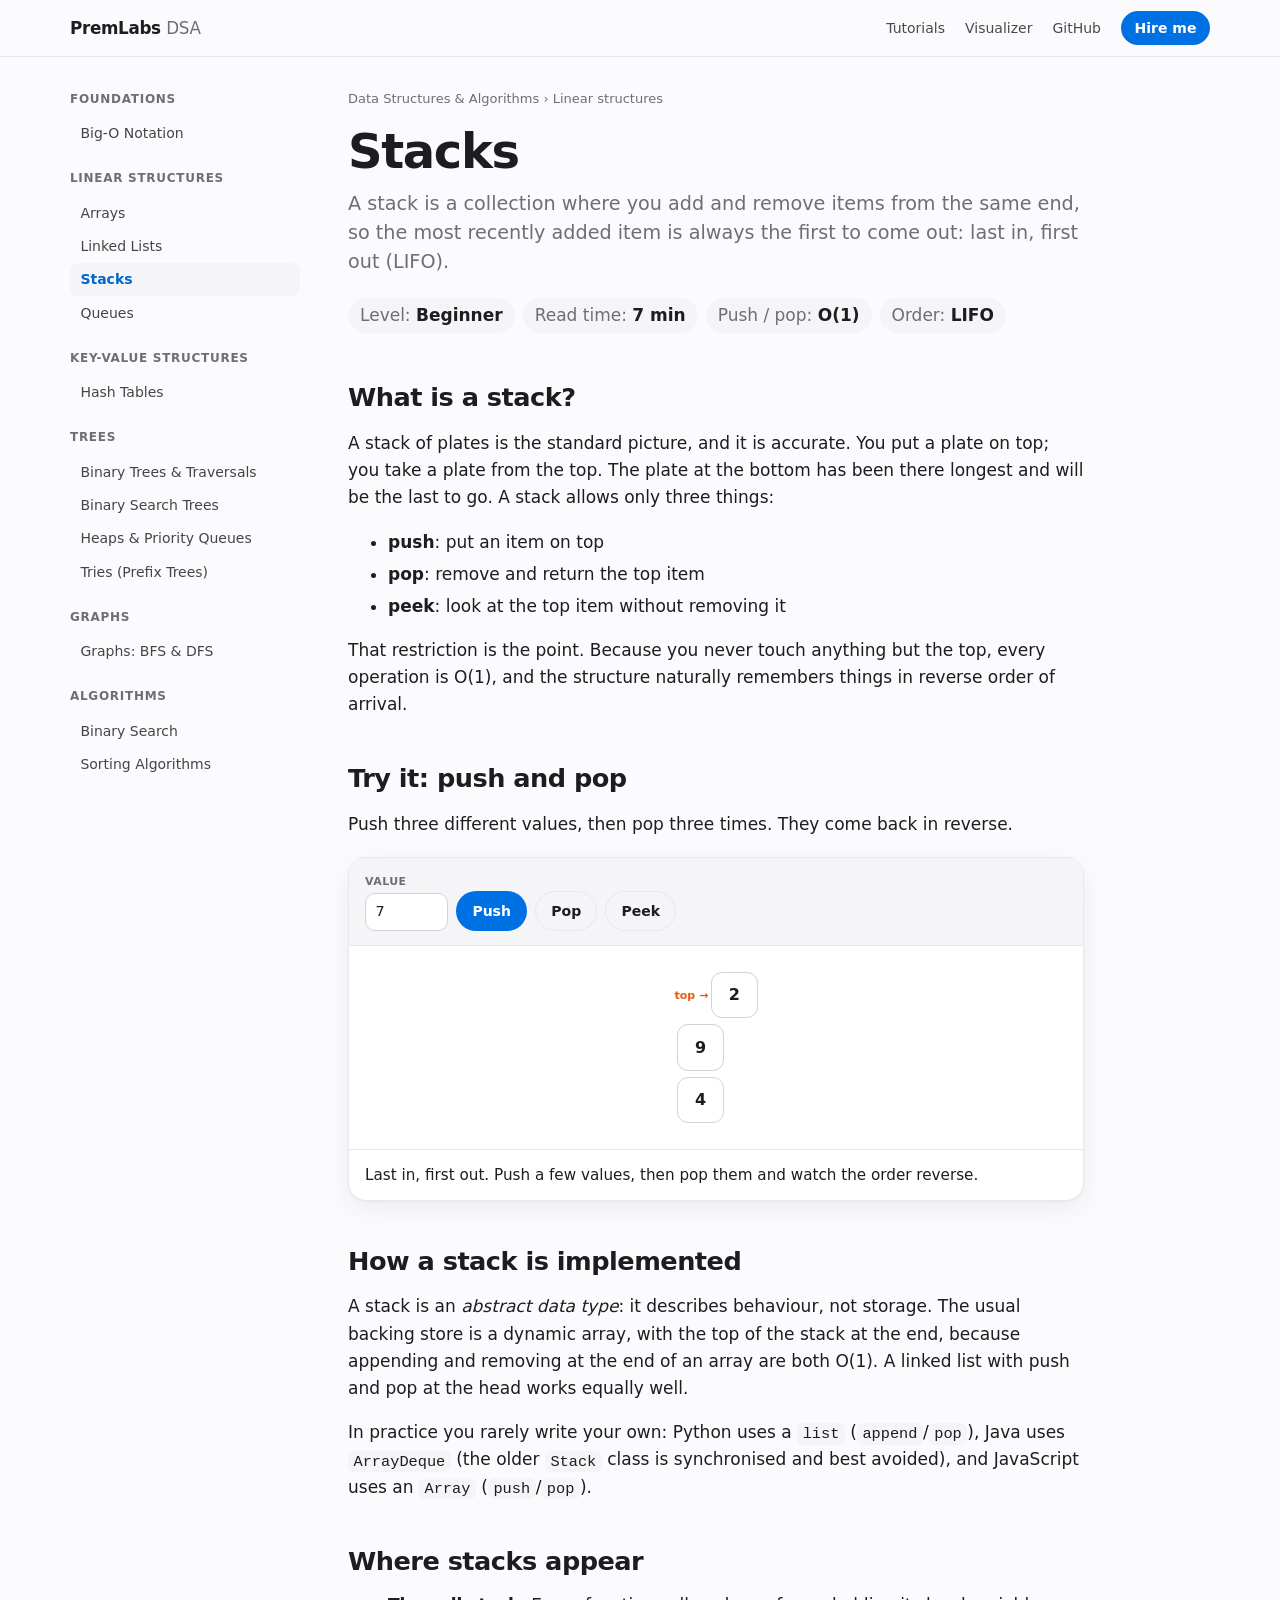
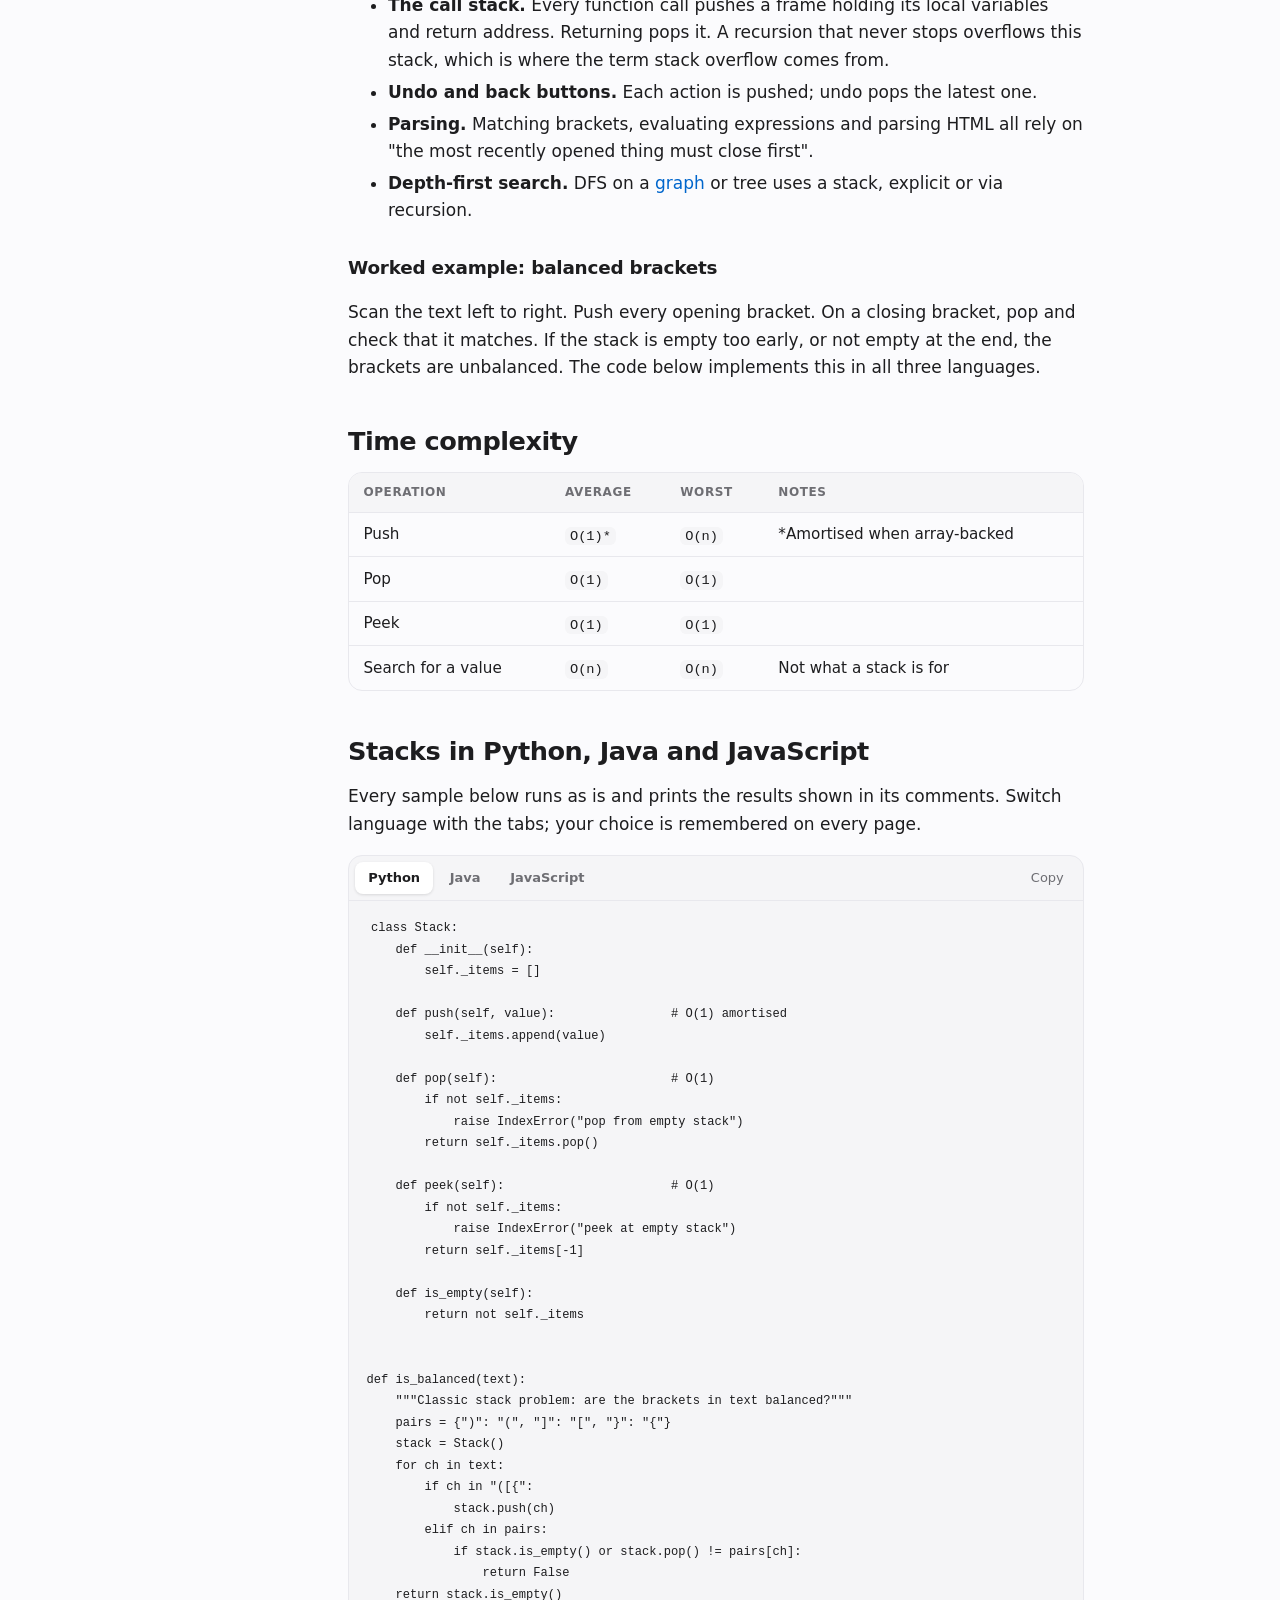
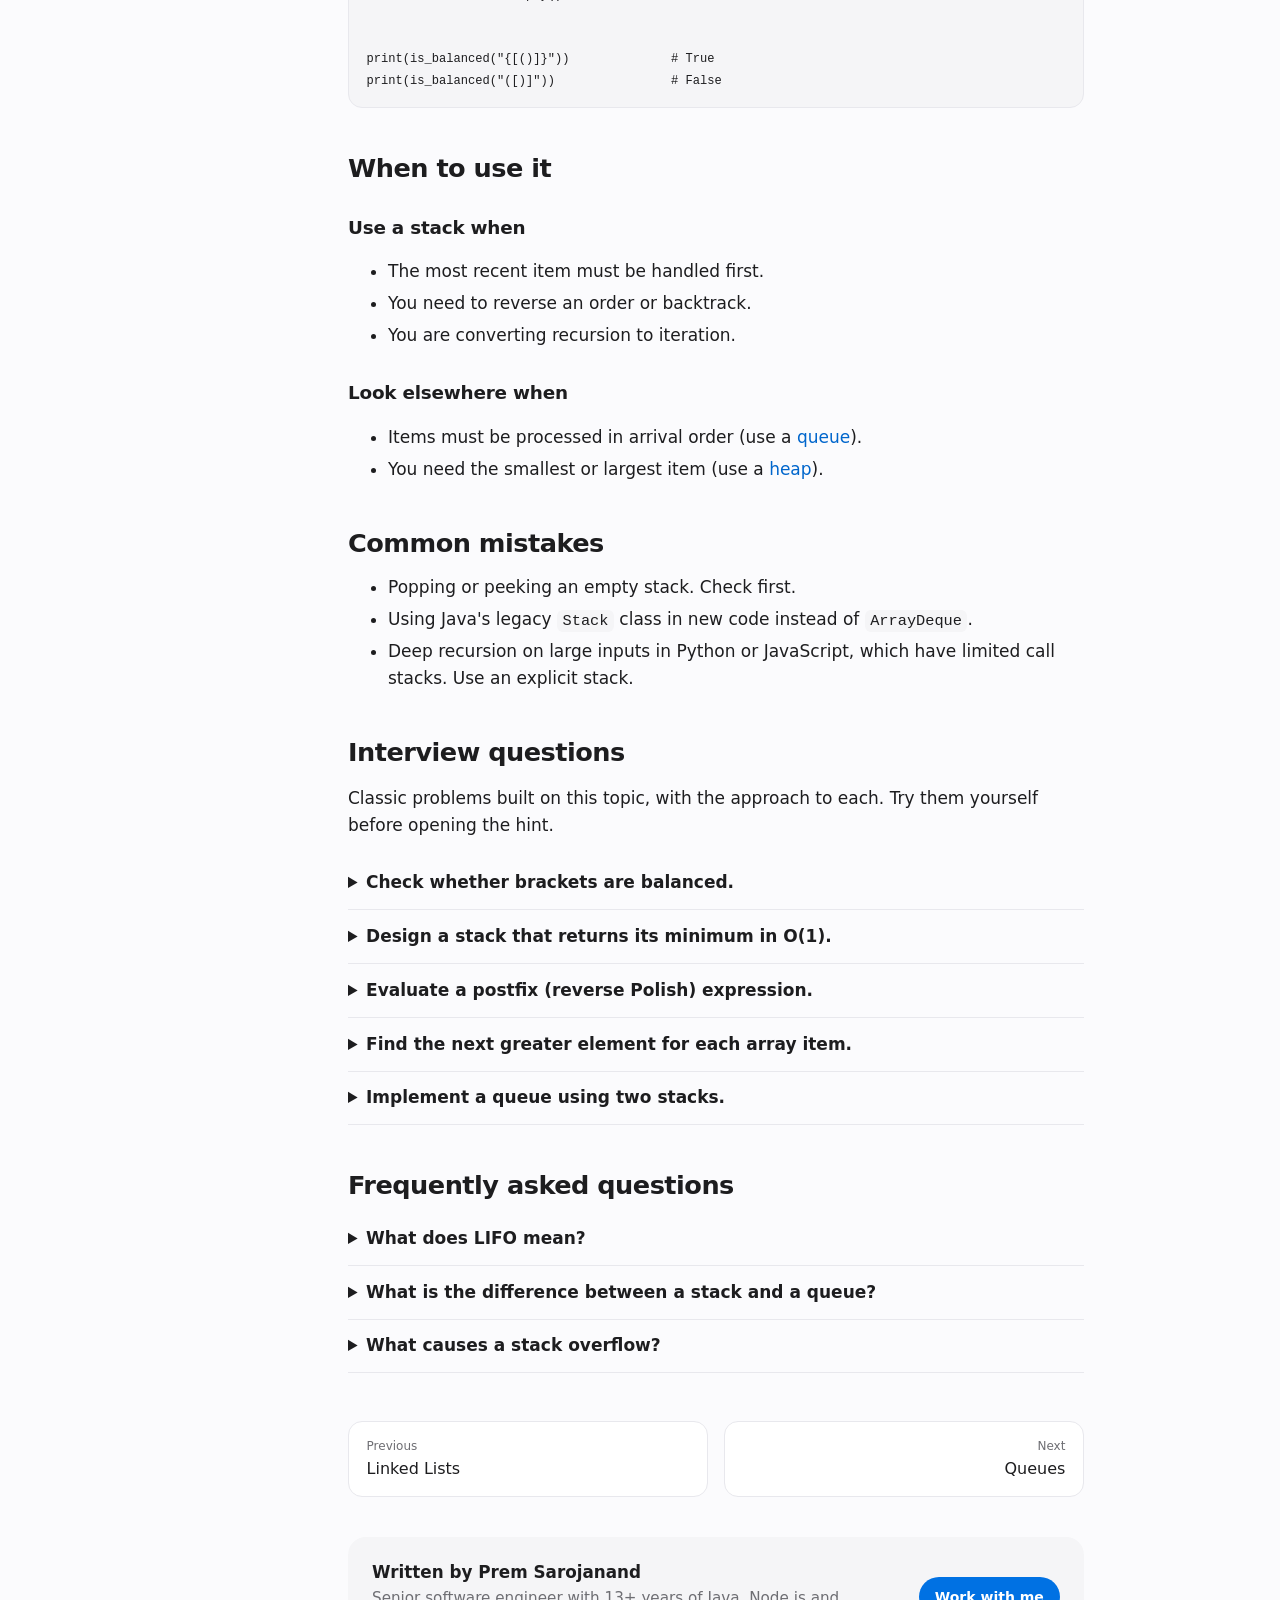
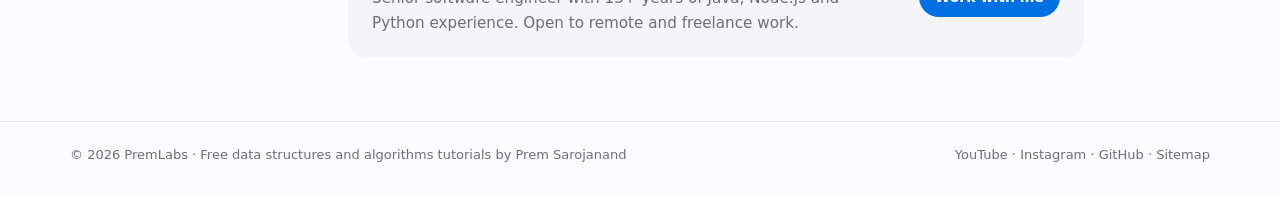
<file: stack/index.html>
<!doctype html>
<html lang="en">
<head>
  <meta charset="utf-8">
  <meta name="viewport" content="width=device-width, initial-scale=1">
  <title>Stack Data Structure Explained Visually (LIFO) with Python, Java &amp; JavaScript | PremLabs</title>
  <meta name="description" content="Learn the stack data structure with an interactive push/pop visualizer. Covers LIFO, the call stack, balanced brackets, complexity and code in Python, Java and JavaScript.">
  <meta name="author" content="Prem Sarojanand">
  <meta name="robots" content="index, follow, max-image-preview:large">
  <link rel="canonical" href="https://premlabs.github.io/datastructure/stack/">
  <meta name="theme-color" content="#fbfbfd" media="(prefers-color-scheme: light)">
  <meta name="theme-color" content="#000000" media="(prefers-color-scheme: dark)">
  <meta property="og:type" content="article">
  <meta property="og:site_name" content="PremLabs">
  <meta property="og:title" content="Stack Data Structure Explained Visually (LIFO) with Python, Java &amp; JavaScript | PremLabs">
  <meta property="og:description" content="Learn the stack data structure with an interactive push/pop visualizer. Covers LIFO, the call stack, balanced brackets, complexity and code in Python, Java and JavaScript.">
  <meta property="og:url" content="https://premlabs.github.io/datastructure/stack/">
  <meta property="og:image" content="https://premlabs.github.io/datastructure/assets/og.png">
  <meta property="og:image:width" content="1200">
  <meta property="og:image:height" content="630">
  <meta name="twitter:card" content="summary_large_image">
  <meta name="twitter:title" content="Stack Data Structure Explained Visually (LIFO) with Python, Java &amp; JavaScript | PremLabs">
  <meta name="twitter:description" content="Learn the stack data structure with an interactive push/pop visualizer. Covers LIFO, the call stack, balanced brackets, complexity and code in Python, Java and JavaScript.">
  <meta name="twitter:image" content="https://premlabs.github.io/datastructure/assets/og.png">
  <link rel="icon" href="../assets/icon.svg" type="image/svg+xml">
  <link rel="stylesheet" href="../assets/site.css?v=2">
  <script src="../assets/viz.js?v=2" defer></script>
  <script type="application/ld+json">{"@context": "https://schema.org", "@graph": [{"@type": ["TechArticle", "LearningResource"], "@id": "https://premlabs.github.io/datastructure/stack/#article", "headline": "Stack Data Structure Explained Visually (LIFO) with Python, Java & JavaScript", "name": "Stacks", "description": "Learn the stack data structure with an interactive push/pop visualizer. Covers LIFO, the call stack, balanced brackets, complexity and code in Python, Java and JavaScript.", "url": "https://premlabs.github.io/datastructure/stack/", "mainEntityOfPage": "https://premlabs.github.io/datastructure/stack/", "image": "https://premlabs.github.io/datastructure/assets/og.png", "author": {"@type": "Person", "name": "Prem Sarojanand", "url": "https://premlabs.github.io/", "jobTitle": "Senior Software Engineer"}, "publisher": {"@type": "Organization", "name": "PremLabs", "url": "https://premlabs.github.io/", "logo": {"@type": "ImageObject", "url": "https://premlabs.github.io/datastructure/assets/og.png"}}, "datePublished": "2026-11-16", "dateModified": "2026-11-16", "inLanguage": "en", "learningResourceType": "Tutorial", "educationalLevel": "Beginner", "teaches": "Stacks", "about": {"@type": "Thing", "name": "Stacks"}, "isAccessibleForFree": true, "programmingLanguage": ["Python", "Java", "JavaScript"], "isPartOf": {"@id": "https://premlabs.github.io/datastructure/#course"}}, {"@type": "BreadcrumbList", "itemListElement": [{"@type": "ListItem", "position": 1, "name": "PremLabs", "item": "https://premlabs.github.io/"}, {"@type": "ListItem", "position": 2, "name": "Data Structures & Algorithms", "item": "https://premlabs.github.io/datastructure/"}, {"@type": "ListItem", "position": 3, "name": "Stacks", "item": "https://premlabs.github.io/datastructure/stack/"}]}, {"@type": "FAQPage", "mainEntity": [{"@type": "Question", "name": "What does LIFO mean?", "acceptedAnswer": {"@type": "Answer", "text": "Last in, first out. The item added most recently is the first one removed, like the top plate on a pile."}}, {"@type": "Question", "name": "What is the difference between a stack and a queue?", "acceptedAnswer": {"@type": "Answer", "text": "A stack removes the newest item (LIFO). A queue removes the oldest item (FIFO)."}}, {"@type": "Question", "name": "What causes a stack overflow?", "acceptedAnswer": {"@type": "Answer", "text": "The call stack running out of space, usually because a recursive function calls itself too many times without reaching its base case."}}]}]}</script>
  <script>(function(w,d,s,l,i){w[l]=w[l]||[];w[l].push({'gtm.start':new Date().getTime(),event:'gtm.js'});var f=d.getElementsByTagName(s)[0],j=d.createElement(s),dl=l!='dataLayer'?'&l='+l:'';j.async=true;j.src='https://www.googletagmanager.com/gtm.js?id='+i+dl;f.parentNode.insertBefore(j,f);})(window,document,'script','dataLayer','GTM-TLJBPCN6');</script>
  <script async src="https://www.googletagmanager.com/gtag/js?id=G-MZDBK7RPZJ"></script>
  <script>window.dataLayer=window.dataLayer||[];function gtag(){dataLayer.push(arguments);}gtag('js',new Date());gtag('config','G-MZDBK7RPZJ');</script>
</head>
<body>
<noscript><iframe src="https://www.googletagmanager.com/ns.html?id=GTM-TLJBPCN6" height="0" width="0" style="display:none;visibility:hidden" title="Google Tag Manager"></iframe></noscript>
<a class="skip" href="#main">Skip to content</a>
<header class="nav"><div class="nav-in">
  <a class="brand" href="../">PremLabs <span>DSA</span></a>
  <nav class="nav-links" aria-label="Main">
    <a href="../#tutorials">Tutorials</a>
    <a class="opt" href="../sorting-algorithms/">Visualizer</a>
    <a class="opt" href="https://github.com/PremLabs/datastructure">GitHub</a>
    <a class="pill-link" href="https://premlabs.github.io/">Hire me</a>
  </nav>
</div></header>

<div class="layout">
<nav class="side" aria-label="All tutorials"><h2>Foundations</h2><ol><li><a href="../big-o/">Big-O Notation</a></li></ol><h2 style="margin-top:1.2rem">Linear structures</h2><ol><li><a href="../arrays/">Arrays</a></li><li><a href="../linked-list/">Linked Lists</a></li><li><a href="../stack/" aria-current="page">Stacks</a></li><li><a href="../queue/">Queues</a></li></ol><h2 style="margin-top:1.2rem">Key-value structures</h2><ol><li><a href="../hash-table/">Hash Tables</a></li></ol><h2 style="margin-top:1.2rem">Trees</h2><ol><li><a href="../binary-tree/">Binary Trees &amp; Traversals</a></li><li><a href="../binary-search-tree/">Binary Search Trees</a></li><li><a href="../heap/">Heaps &amp; Priority Queues</a></li><li><a href="../trie/">Tries (Prefix Trees)</a></li></ol><h2 style="margin-top:1.2rem">Graphs</h2><ol><li><a href="../graph/">Graphs: BFS &amp; DFS</a></li></ol><h2 style="margin-top:1.2rem">Algorithms</h2><ol><li><a href="../binary-search/">Binary Search</a></li><li><a href="../sorting-algorithms/">Sorting Algorithms</a></li></ol></nav>
<article id="main">
<p class="crumbs"><a href="../">Data Structures &amp; Algorithms</a> › Linear structures</p>
<h1>Stacks</h1>
<p class="lede">A stack is a collection where you add and remove items from the same end, so the most recently added item is always the first to come out: last in, first out (LIFO).</p>
<ul class="facts"><li>Level: <b>Beginner</b></li><li>Read time: <b>7 min</b></li><li>Push / pop: <b>O(1)</b></li><li>Order: <b>LIFO</b></li></ul>

<h2 id="what">What is a stack?</h2>
<p>A stack of plates is the standard picture, and it is accurate. You put a plate on top; you take a plate from the top. The plate at the bottom has been there longest and will be the last to go. A stack allows only three things:</p>
<ul>
<li><strong>push</strong>: put an item on top</li>
<li><strong>pop</strong>: remove and return the top item</li>
<li><strong>peek</strong>: look at the top item without removing it</li>
</ul>
<p>That restriction is the point. Because you never touch anything but the top, every operation is O(1), and the structure naturally remembers things in reverse order of arrival.</p>
<h2 id="visual">Try it: push and pop</h2>
<p>Push three different values, then pop three times. They come back in reverse.</p>

<div data-viz="stack" aria-label="Interactive Stacks visualizer"><noscript><p class="note">The interactive visualizer needs JavaScript. Everything else on this page works without it.</p></noscript></div>

<h2 id="how">How a stack is implemented</h2>
<p>A stack is an <em>abstract data type</em>: it describes behaviour, not storage. The usual backing store is a dynamic array, with the top of the stack at the end, because appending and removing at the end of an array are both O(1). A linked list with push and pop at the head works equally well.</p>
<p>In practice you rarely write your own: Python uses a <code>list</code> (<code>append</code>/<code>pop</code>), Java uses <code>ArrayDeque</code> (the older <code>Stack</code> class is synchronised and best avoided), and JavaScript uses an <code>Array</code> (<code>push</code>/<code>pop</code>).</p>
<h2 id="where">Where stacks appear</h2>
<ul>
<li><strong>The call stack.</strong> Every function call pushes a frame holding its local variables and return address. Returning pops it. A recursion that never stops overflows this stack, which is where the term stack overflow comes from.</li>
<li><strong>Undo and back buttons.</strong> Each action is pushed; undo pops the latest one.</li>
<li><strong>Parsing.</strong> Matching brackets, evaluating expressions and parsing HTML all rely on "the most recently opened thing must close first".</li>
<li><strong>Depth-first search.</strong> DFS on a <a href="../graph/">graph</a> or tree uses a stack, explicit or via recursion.</li>
</ul>
<h3>Worked example: balanced brackets</h3>
<p>Scan the text left to right. Push every opening bracket. On a closing bracket, pop and check that it matches. If the stack is empty too early, or not empty at the end, the brackets are unbalanced. The code below implements this in all three languages.</p>

<h2 id="complexity">Time complexity</h2>
<div class="tablewrap"><table><thead><tr><th>Operation</th><th>Average</th><th>Worst</th><th>Notes</th></tr></thead><tbody><tr><td>Push</td><td><code>O(1)*</code></td><td><code>O(n)</code></td><td>*Amortised when array-backed</td></tr><tr><td>Pop</td><td><code>O(1)</code></td><td><code>O(1)</code></td><td></td></tr><tr><td>Peek</td><td><code>O(1)</code></td><td><code>O(1)</code></td><td></td></tr><tr><td>Search for a value</td><td><code>O(n)</code></td><td><code>O(n)</code></td><td>Not what a stack is for</td></tr></tbody></table></div>
<h2 id="code">Stacks in Python, Java and JavaScript</h2>
<p>Every sample below runs as is and prints the results shown in its comments. Switch language with the tabs; your choice is remembered on every page.</p>
<div class="code"><div class="tabs" role="tablist" aria-label="Language"><button type="button" role="tab" data-lang="py" aria-selected="true" tabindex="0">Python</button><button type="button" role="tab" data-lang="java" aria-selected="false" tabindex="-1">Java</button><button type="button" role="tab" data-lang="js" aria-selected="false" tabindex="-1">JavaScript</button><button type="button" class="copy">Copy</button></div><pre data-lang="py" role="tabpanel" aria-label="Python code"><code>class Stack:
    def __init__(self):
        self._items = []

    def push(self, value):                # O(1) amortised
        self._items.append(value)

    def pop(self):                        # O(1)
        if not self._items:
            raise IndexError(&quot;pop from empty stack&quot;)
        return self._items.pop()

    def peek(self):                       # O(1)
        if not self._items:
            raise IndexError(&quot;peek at empty stack&quot;)
        return self._items[-1]

    def is_empty(self):
        return not self._items


def is_balanced(text):
    &quot;&quot;&quot;Classic stack problem: are the brackets in text balanced?&quot;&quot;&quot;
    pairs = {&quot;)&quot;: &quot;(&quot;, &quot;]&quot;: &quot;[&quot;, &quot;}&quot;: &quot;{&quot;}
    stack = Stack()
    for ch in text:
        if ch in &quot;([{&quot;:
            stack.push(ch)
        elif ch in pairs:
            if stack.is_empty() or stack.pop() != pairs[ch]:
                return False
    return stack.is_empty()


print(is_balanced(&quot;{[()]}&quot;))              # True
print(is_balanced(&quot;([)]&quot;))                # False</code></pre><pre data-lang="java" role="tabpanel" aria-label="Java code" hidden><code>import java.util.ArrayDeque;
import java.util.Deque;
import java.util.Map;

public class StackDemo {
    // In Java, prefer ArrayDeque over the legacy java.util.Stack class.
    static boolean isBalanced(String text) {
        Map&lt;Character, Character&gt; pairs = Map.of(&#x27;)&#x27;, &#x27;(&#x27;, &#x27;]&#x27;, &#x27;[&#x27;, &#x27;}&#x27;, &#x27;{&#x27;);
        Deque&lt;Character&gt; stack = new ArrayDeque&lt;&gt;();
        for (char ch : text.toCharArray()) {
            if (ch == &#x27;(&#x27; || ch == &#x27;[&#x27; || ch == &#x27;{&#x27;) {
                stack.push(ch);                            // O(1)
            } else if (pairs.containsKey(ch)) {
                if (stack.isEmpty() || stack.pop() != pairs.get(ch)) return false;
            }
        }
        return stack.isEmpty();
    }

    public static void main(String[] args) {
        Deque&lt;Integer&gt; stack = new ArrayDeque&lt;&gt;();
        stack.push(4); stack.push(9); stack.push(2);
        System.out.println(stack.peek());                  // 2
        System.out.println(stack.pop());                   // 2
        System.out.println(stack.pop());                   // 9

        System.out.println(isBalanced(&quot;{[()]}&quot;));          // true
        System.out.println(isBalanced(&quot;([)]&quot;));            // false
    }
}</code></pre><pre data-lang="js" role="tabpanel" aria-label="JavaScript code" hidden><code>class Stack {
  #items = [];

  push(value) { this.#items.push(value); }        // O(1) amortised

  pop() {                                         // O(1)
    if (this.isEmpty()) throw new Error(&#x27;pop from empty stack&#x27;);
    return this.#items.pop();
  }

  peek() {                                        // O(1)
    if (this.isEmpty()) throw new Error(&#x27;peek at empty stack&#x27;);
    return this.#items[this.#items.length - 1];
  }

  isEmpty() { return this.#items.length === 0; }
}

// Classic stack problem: are the brackets in text balanced?
function isBalanced(text) {
  const pairs = { &#x27;)&#x27;: &#x27;(&#x27;, &#x27;]&#x27;: &#x27;[&#x27;, &#x27;}&#x27;: &#x27;{&#x27; };
  const stack = new Stack();
  for (const ch of text) {
    if (&#x27;([{&#x27;.includes(ch)) stack.push(ch);
    else if (ch in pairs) {
      if (stack.isEmpty() || stack.pop() !== pairs[ch]) return false;
    }
  }
  return stack.isEmpty();
}

console.log(isBalanced(&#x27;{[()]}&#x27;));                // true
console.log(isBalanced(&#x27;([)]&#x27;));                  // false</code></pre></div>
<h2 id="when">When to use it</h2>
<h3>Use a stack when</h3><ul><li>The most recent item must be handled first.</li><li>You need to reverse an order or backtrack.</li><li>You are converting recursion to iteration.</li></ul>
<h3>Look elsewhere when</h3><ul><li>Items must be processed in arrival order (use a <a href="../queue/">queue</a>).</li><li>You need the smallest or largest item (use a <a href="../heap/">heap</a>).</li></ul>
<h2 id="mistakes">Common mistakes</h2><ul><li>Popping or peeking an empty stack. Check first.</li><li>Using Java's legacy <code>Stack</code> class in new code instead of <code>ArrayDeque</code>.</li><li>Deep recursion on large inputs in Python or JavaScript, which have limited call stacks. Use an explicit stack.</li></ul>
<h2 id="interview">Interview questions</h2><p>Classic problems built on this topic, with the approach to each. Try them yourself before opening the hint.</p>
<details><summary>Check whether brackets are balanced.</summary><p>Push openers, pop and compare on closers. Shown in the code above.</p></details><details><summary>Design a stack that returns its minimum in O(1).</summary><p>Keep a second stack that stores the minimum so far alongside each push.</p></details><details><summary>Evaluate a postfix (reverse Polish) expression.</summary><p>Push numbers; on an operator pop two operands, apply it and push the result.</p></details><details><summary>Find the next greater element for each array item.</summary><p>A monotonic stack: keep indexes whose answer is unknown; pop them when a larger value arrives.</p></details><details><summary>Implement a queue using two stacks.</summary><p>Push onto an inbox stack; when the outbox is empty, pour the inbox into it, which reverses the order.</p></details>
<h2 id="faq">Frequently asked questions</h2>
<details><summary>What does LIFO mean?</summary><p>Last in, first out. The item added most recently is the first one removed, like the top plate on a pile.</p></details><details><summary>What is the difference between a stack and a queue?</summary><p>A stack removes the newest item (LIFO). A queue removes the oldest item (FIFO).</p></details><details><summary>What causes a stack overflow?</summary><p>The call stack running out of space, usually because a recursive function calls itself too many times without reaching its base case.</p></details>
<nav class="pager" aria-label="Next and previous tutorials"><a href="../linked-list/" rel="prev"><small>Previous</small>Linked Lists</a><a class="next" href="../queue/" rel="next"><small>Next</small>Queues</a></nav>
<aside class="hire"><p><b>Written by Prem Sarojanand</b>Senior software engineer with 13+ years of Java, Node.js and Python experience. Open to remote and freelance work.</p><a class="btn primary" href="https://premlabs.github.io/#contact">Work with me</a></aside>
</article></div>
<footer><div class="foot">
  <span>© 2026 PremLabs · Free data structures and algorithms tutorials by <a href="https://premlabs.github.io/">Prem Sarojanand</a></span>
  <span><a href="https://www.youtube.com/@PremLabs-s05w" rel="me">YouTube</a> · <a href="https://www.instagram.com/tech.coders/" rel="me">Instagram</a> · <a href="https://github.com/PremLabs" rel="me">GitHub</a> · <a href="https://premlabs.github.io/datastructure/sitemap.xml">Sitemap</a></span>
</div></footer>
</body>
</html>
</file>
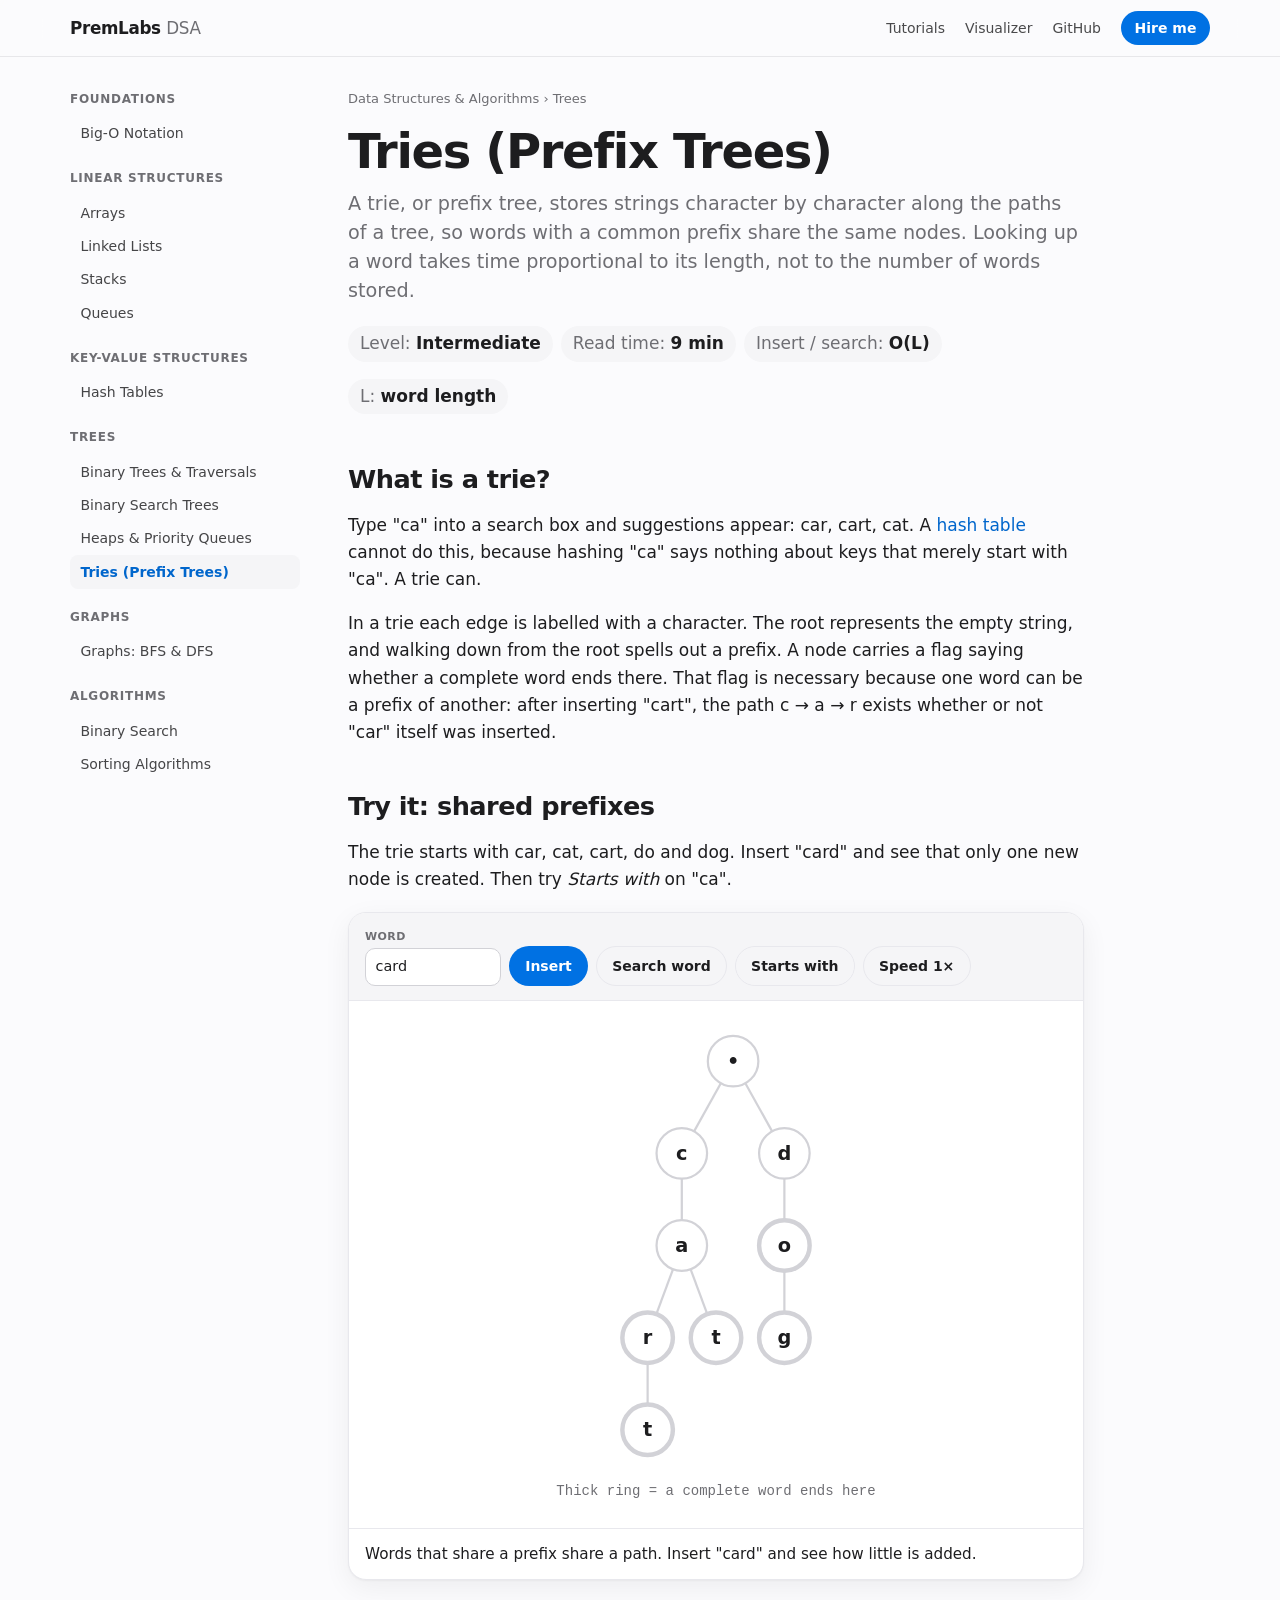
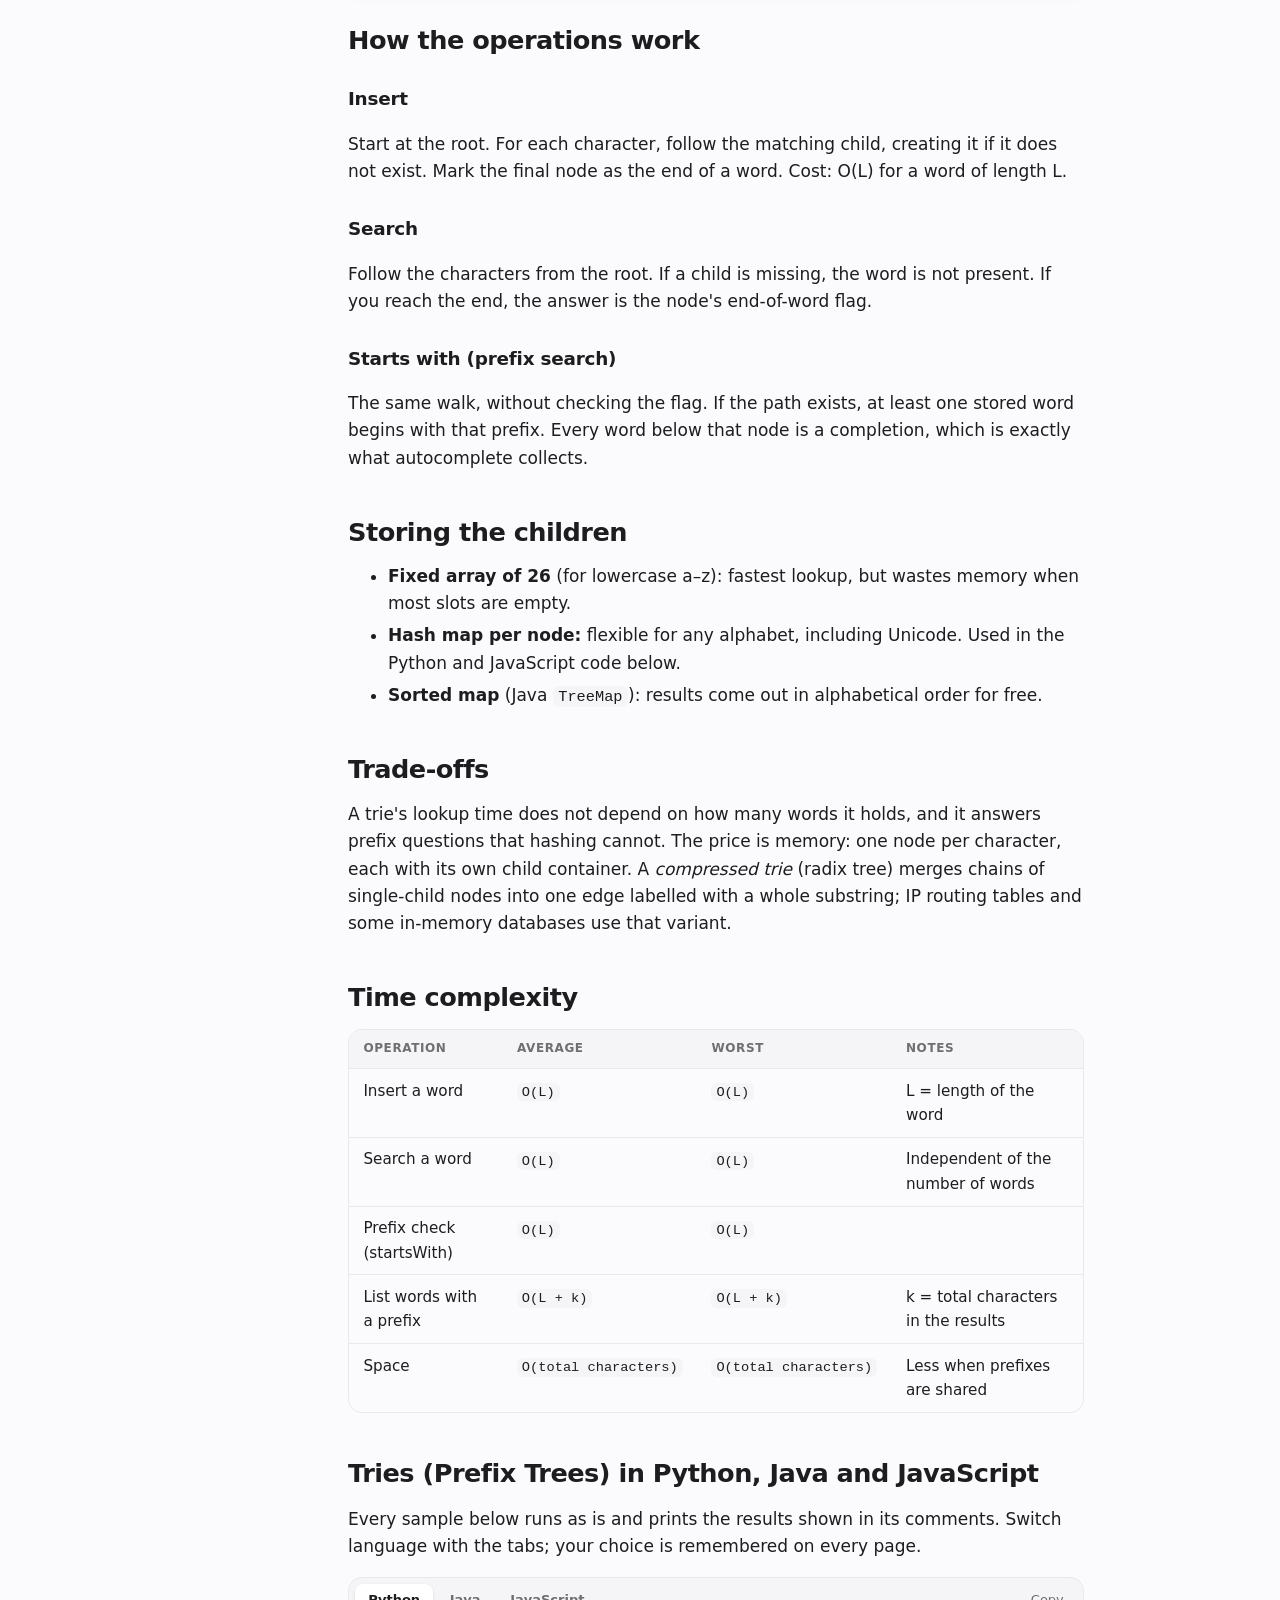
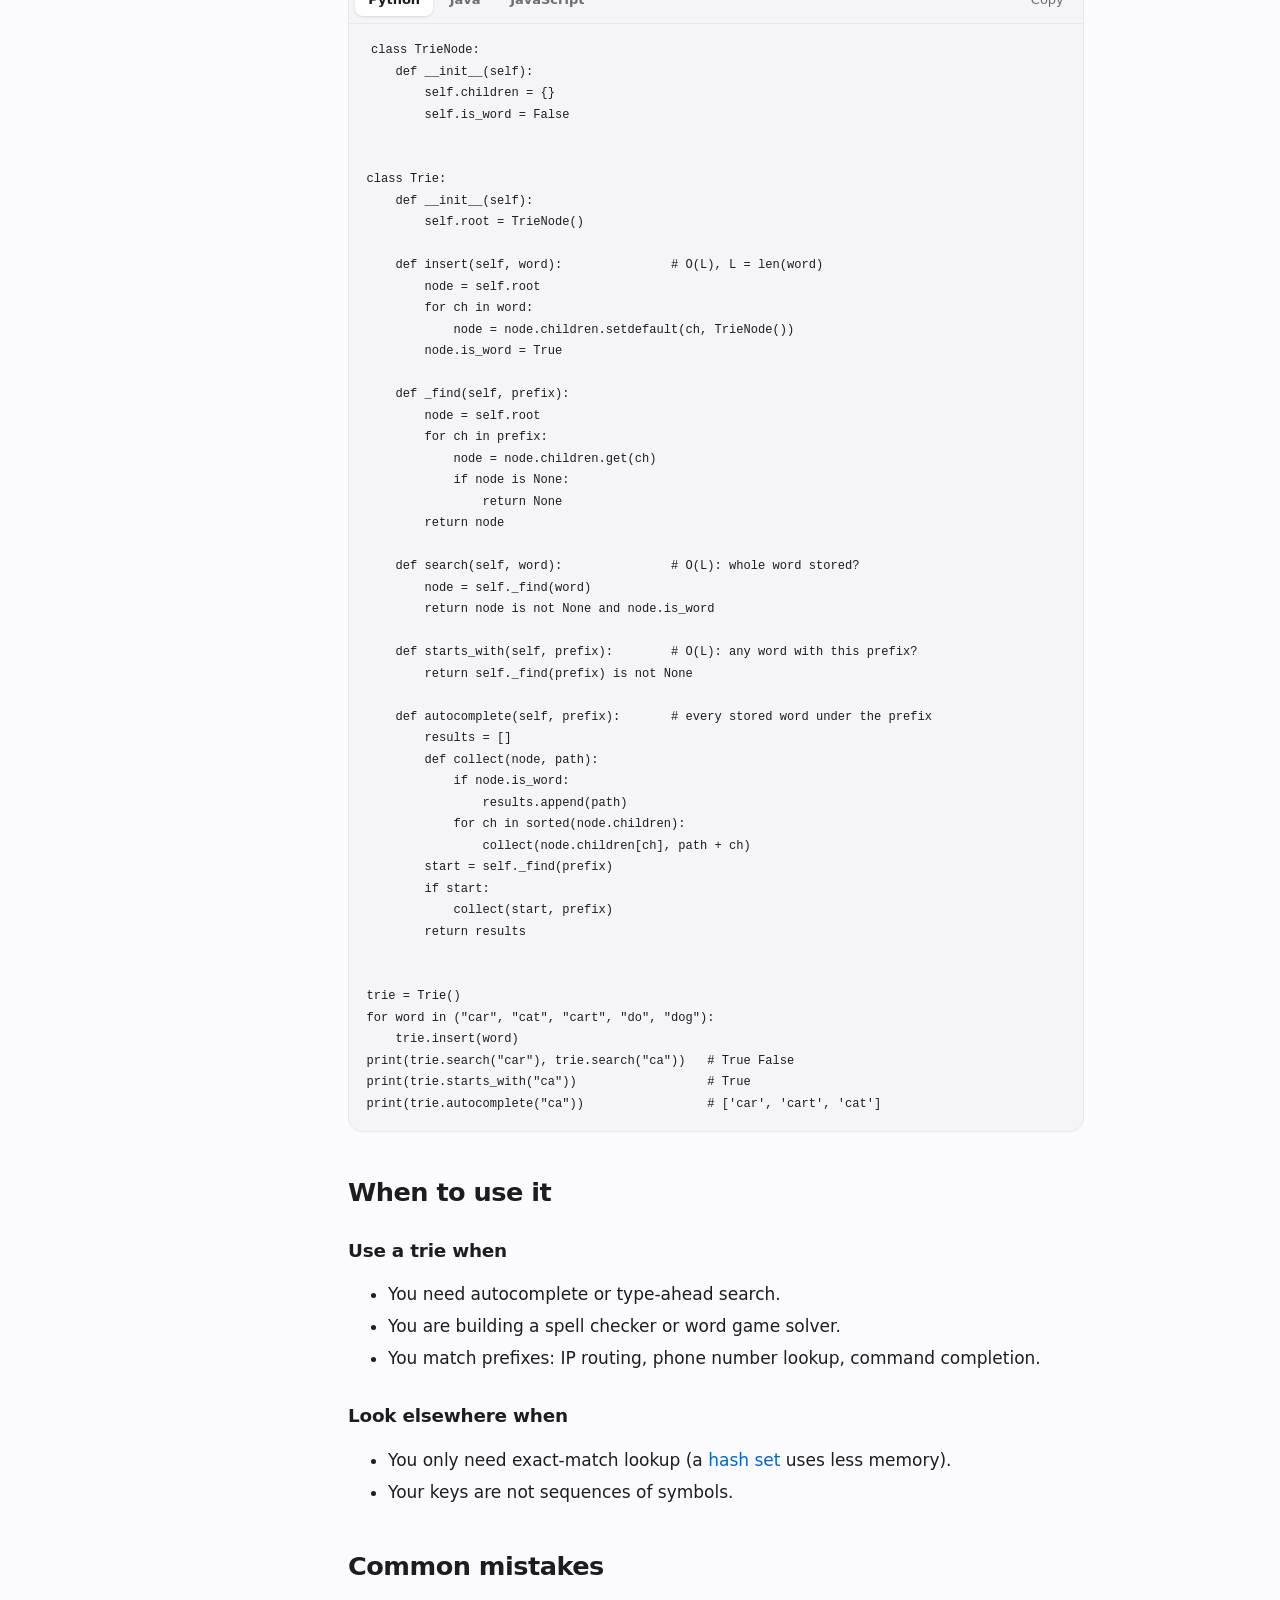
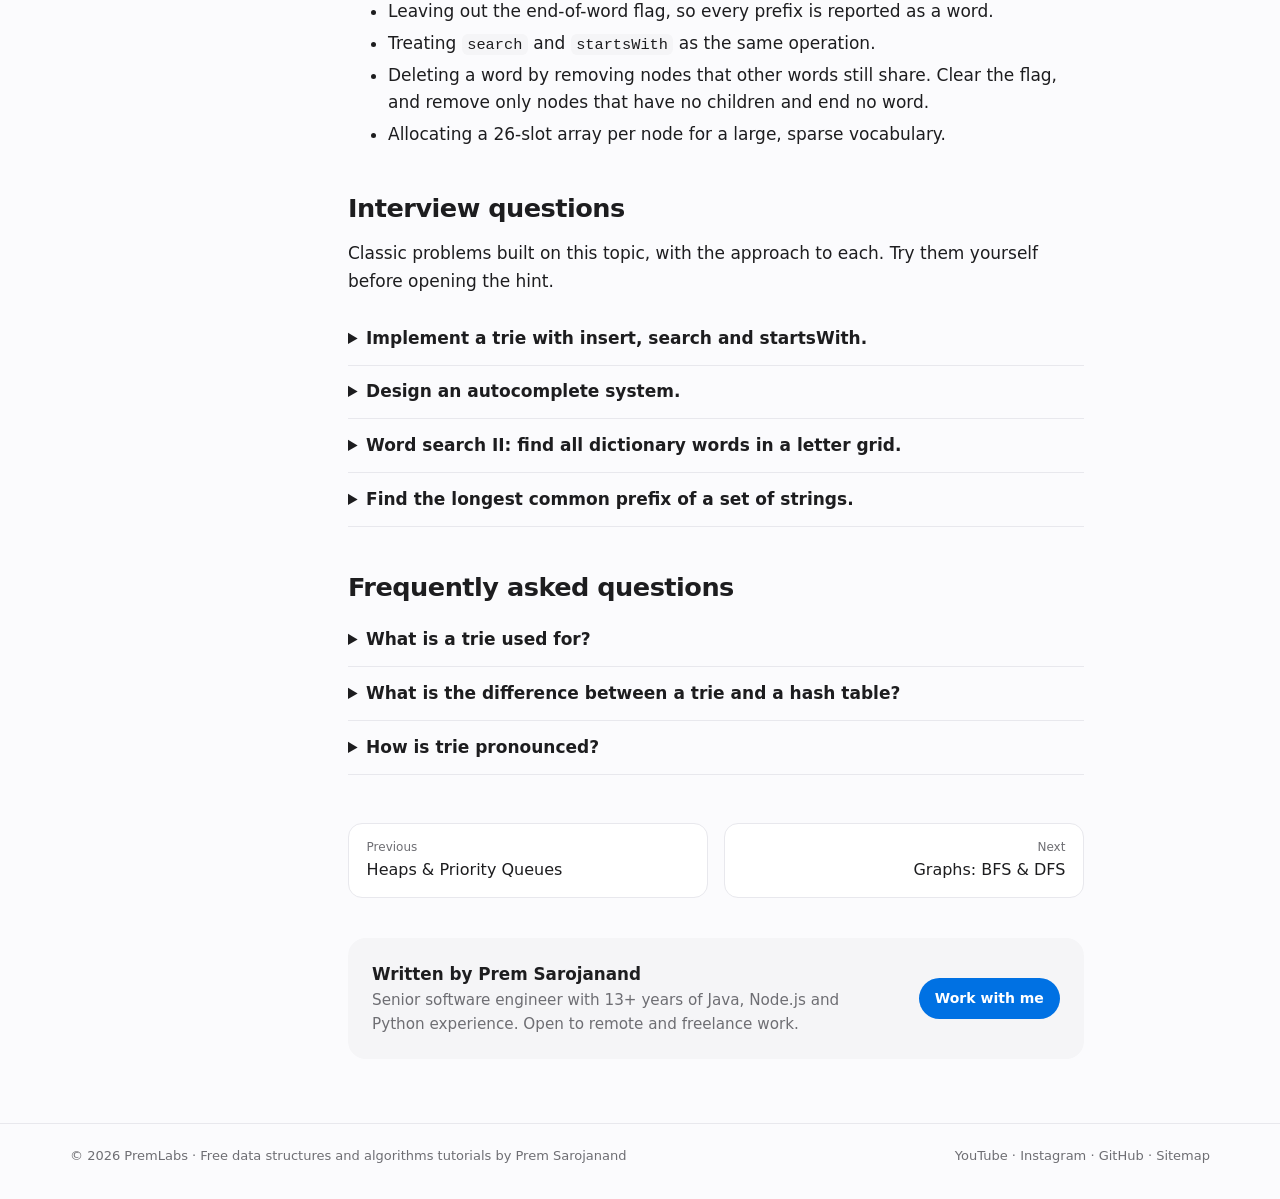
<file: trie/index.html>
<!doctype html>
<html lang="en">
<head>
  <meta charset="utf-8">
  <meta name="viewport" content="width=device-width, initial-scale=1">
  <title>Trie (Prefix Tree) Explained Visually: Insert, Search &amp; Autocomplete with Code | PremLabs</title>
  <meta name="description" content="Interactive trie tutorial. See how words share prefixes, how insert, search and startsWith work, and build autocomplete in Python, Java and JavaScript.">
  <meta name="author" content="Prem Sarojanand">
  <meta name="robots" content="index, follow, max-image-preview:large">
  <link rel="canonical" href="https://premlabs.github.io/datastructure/trie/">
  <meta name="theme-color" content="#fbfbfd" media="(prefers-color-scheme: light)">
  <meta name="theme-color" content="#000000" media="(prefers-color-scheme: dark)">
  <meta property="og:type" content="article">
  <meta property="og:site_name" content="PremLabs">
  <meta property="og:title" content="Trie (Prefix Tree) Explained Visually: Insert, Search &amp; Autocomplete with Code | PremLabs">
  <meta property="og:description" content="Interactive trie tutorial. See how words share prefixes, how insert, search and startsWith work, and build autocomplete in Python, Java and JavaScript.">
  <meta property="og:url" content="https://premlabs.github.io/datastructure/trie/">
  <meta property="og:image" content="https://premlabs.github.io/datastructure/assets/og.png">
  <meta property="og:image:width" content="1200">
  <meta property="og:image:height" content="630">
  <meta name="twitter:card" content="summary_large_image">
  <meta name="twitter:title" content="Trie (Prefix Tree) Explained Visually: Insert, Search &amp; Autocomplete with Code | PremLabs">
  <meta name="twitter:description" content="Interactive trie tutorial. See how words share prefixes, how insert, search and startsWith work, and build autocomplete in Python, Java and JavaScript.">
  <meta name="twitter:image" content="https://premlabs.github.io/datastructure/assets/og.png">
  <link rel="icon" href="../assets/icon.svg" type="image/svg+xml">
  <link rel="stylesheet" href="../assets/site.css?v=2">
  <script src="../assets/viz.js?v=2" defer></script>
  <script type="application/ld+json">{"@context": "https://schema.org", "@graph": [{"@type": ["TechArticle", "LearningResource"], "@id": "https://premlabs.github.io/datastructure/trie/#article", "headline": "Trie (Prefix Tree) Explained Visually: Insert, Search & Autocomplete with Code", "name": "Tries (Prefix Trees)", "description": "Interactive trie tutorial. See how words share prefixes, how insert, search and startsWith work, and build autocomplete in Python, Java and JavaScript.", "url": "https://premlabs.github.io/datastructure/trie/", "mainEntityOfPage": "https://premlabs.github.io/datastructure/trie/", "image": "https://premlabs.github.io/datastructure/assets/og.png", "author": {"@type": "Person", "name": "Prem Sarojanand", "url": "https://premlabs.github.io/", "jobTitle": "Senior Software Engineer"}, "publisher": {"@type": "Organization", "name": "PremLabs", "url": "https://premlabs.github.io/", "logo": {"@type": "ImageObject", "url": "https://premlabs.github.io/datastructure/assets/og.png"}}, "datePublished": "2026-11-16", "dateModified": "2026-11-16", "inLanguage": "en", "learningResourceType": "Tutorial", "educationalLevel": "Intermediate", "teaches": "Tries (Prefix Trees)", "about": {"@type": "Thing", "name": "Tries (Prefix Trees)"}, "isAccessibleForFree": true, "programmingLanguage": ["Python", "Java", "JavaScript"], "isPartOf": {"@id": "https://premlabs.github.io/datastructure/#course"}}, {"@type": "BreadcrumbList", "itemListElement": [{"@type": "ListItem", "position": 1, "name": "PremLabs", "item": "https://premlabs.github.io/"}, {"@type": "ListItem", "position": 2, "name": "Data Structures & Algorithms", "item": "https://premlabs.github.io/datastructure/"}, {"@type": "ListItem", "position": 3, "name": "Tries (Prefix Trees)", "item": "https://premlabs.github.io/datastructure/trie/"}]}, {"@type": "FAQPage", "mainEntity": [{"@type": "Question", "name": "What is a trie used for?", "acceptedAnswer": {"@type": "Answer", "text": "Autocomplete, spell checking, prefix matching such as IP routing, and any task that asks which stored strings begin with a given prefix."}}, {"@type": "Question", "name": "What is the difference between a trie and a hash table?", "acceptedAnswer": {"@type": "Answer", "text": "A hash table finds exact keys in O(1) on average but cannot search by prefix or return keys in order. A trie finds a key in O(L) and can list every key that shares a prefix."}}, {"@type": "Question", "name": "How is trie pronounced?", "acceptedAnswer": {"@type": "Answer", "text": "Usually like 'try', to distinguish it from 'tree', though the name comes from the middle of the word retrieval."}}]}]}</script>
  <script>(function(w,d,s,l,i){w[l]=w[l]||[];w[l].push({'gtm.start':new Date().getTime(),event:'gtm.js'});var f=d.getElementsByTagName(s)[0],j=d.createElement(s),dl=l!='dataLayer'?'&l='+l:'';j.async=true;j.src='https://www.googletagmanager.com/gtm.js?id='+i+dl;f.parentNode.insertBefore(j,f);})(window,document,'script','dataLayer','GTM-TLJBPCN6');</script>
  <script async src="https://www.googletagmanager.com/gtag/js?id=G-MZDBK7RPZJ"></script>
  <script>window.dataLayer=window.dataLayer||[];function gtag(){dataLayer.push(arguments);}gtag('js',new Date());gtag('config','G-MZDBK7RPZJ');</script>
</head>
<body>
<noscript><iframe src="https://www.googletagmanager.com/ns.html?id=GTM-TLJBPCN6" height="0" width="0" style="display:none;visibility:hidden" title="Google Tag Manager"></iframe></noscript>
<a class="skip" href="#main">Skip to content</a>
<header class="nav"><div class="nav-in">
  <a class="brand" href="../">PremLabs <span>DSA</span></a>
  <nav class="nav-links" aria-label="Main">
    <a href="../#tutorials">Tutorials</a>
    <a class="opt" href="../sorting-algorithms/">Visualizer</a>
    <a class="opt" href="https://github.com/PremLabs/datastructure">GitHub</a>
    <a class="pill-link" href="https://premlabs.github.io/">Hire me</a>
  </nav>
</div></header>

<div class="layout">
<nav class="side" aria-label="All tutorials"><h2>Foundations</h2><ol><li><a href="../big-o/">Big-O Notation</a></li></ol><h2 style="margin-top:1.2rem">Linear structures</h2><ol><li><a href="../arrays/">Arrays</a></li><li><a href="../linked-list/">Linked Lists</a></li><li><a href="../stack/">Stacks</a></li><li><a href="../queue/">Queues</a></li></ol><h2 style="margin-top:1.2rem">Key-value structures</h2><ol><li><a href="../hash-table/">Hash Tables</a></li></ol><h2 style="margin-top:1.2rem">Trees</h2><ol><li><a href="../binary-tree/">Binary Trees &amp; Traversals</a></li><li><a href="../binary-search-tree/">Binary Search Trees</a></li><li><a href="../heap/">Heaps &amp; Priority Queues</a></li><li><a href="../trie/" aria-current="page">Tries (Prefix Trees)</a></li></ol><h2 style="margin-top:1.2rem">Graphs</h2><ol><li><a href="../graph/">Graphs: BFS &amp; DFS</a></li></ol><h2 style="margin-top:1.2rem">Algorithms</h2><ol><li><a href="../binary-search/">Binary Search</a></li><li><a href="../sorting-algorithms/">Sorting Algorithms</a></li></ol></nav>
<article id="main">
<p class="crumbs"><a href="../">Data Structures &amp; Algorithms</a> › Trees</p>
<h1>Tries (Prefix Trees)</h1>
<p class="lede">A trie, or prefix tree, stores strings character by character along the paths of a tree, so words with a common prefix share the same nodes. Looking up a word takes time proportional to its length, not to the number of words stored.</p>
<ul class="facts"><li>Level: <b>Intermediate</b></li><li>Read time: <b>9 min</b></li><li>Insert / search: <b>O(L)</b></li><li>L: <b>word length</b></li></ul>

<h2 id="what">What is a trie?</h2>
<p>Type "ca" into a search box and suggestions appear: car, cart, cat. A <a href="../hash-table/">hash table</a> cannot do this, because hashing "ca" says nothing about keys that merely start with "ca". A trie can.</p>
<p>In a trie each edge is labelled with a character. The root represents the empty string, and walking down from the root spells out a prefix. A node carries a flag saying whether a complete word ends there. That flag is necessary because one word can be a prefix of another: after inserting "cart", the path c → a → r exists whether or not "car" itself was inserted.</p>
<h2 id="visual">Try it: shared prefixes</h2>
<p>The trie starts with car, cat, cart, do and dog. Insert "card" and see that only one new node is created. Then try <em>Starts with</em> on "ca".</p>

<div data-viz="trie" aria-label="Interactive Tries (Prefix Trees) visualizer"><noscript><p class="note">The interactive visualizer needs JavaScript. Everything else on this page works without it.</p></noscript></div>

<h2 id="how">How the operations work</h2>
<h3>Insert</h3>
<p>Start at the root. For each character, follow the matching child, creating it if it does not exist. Mark the final node as the end of a word. Cost: O(L) for a word of length L.</p>
<h3>Search</h3>
<p>Follow the characters from the root. If a child is missing, the word is not present. If you reach the end, the answer is the node's end-of-word flag.</p>
<h3>Starts with (prefix search)</h3>
<p>The same walk, without checking the flag. If the path exists, at least one stored word begins with that prefix. Every word below that node is a completion, which is exactly what autocomplete collects.</p>
<h2 id="children">Storing the children</h2>
<ul>
<li><strong>Fixed array of 26</strong> (for lowercase a–z): fastest lookup, but wastes memory when most slots are empty.</li>
<li><strong>Hash map per node:</strong> flexible for any alphabet, including Unicode. Used in the Python and JavaScript code below.</li>
<li><strong>Sorted map</strong> (Java <code>TreeMap</code>): results come out in alphabetical order for free.</li>
</ul>
<h2 id="tradeoffs">Trade-offs</h2>
<p>A trie's lookup time does not depend on how many words it holds, and it answers prefix questions that hashing cannot. The price is memory: one node per character, each with its own child container. A <em>compressed trie</em> (radix tree) merges chains of single-child nodes into one edge labelled with a whole substring; IP routing tables and some in-memory databases use that variant.</p>

<h2 id="complexity">Time complexity</h2>
<div class="tablewrap"><table><thead><tr><th>Operation</th><th>Average</th><th>Worst</th><th>Notes</th></tr></thead><tbody><tr><td>Insert a word</td><td><code>O(L)</code></td><td><code>O(L)</code></td><td>L = length of the word</td></tr><tr><td>Search a word</td><td><code>O(L)</code></td><td><code>O(L)</code></td><td>Independent of the number of words</td></tr><tr><td>Prefix check (startsWith)</td><td><code>O(L)</code></td><td><code>O(L)</code></td><td></td></tr><tr><td>List words with a prefix</td><td><code>O(L + k)</code></td><td><code>O(L + k)</code></td><td>k = total characters in the results</td></tr><tr><td>Space</td><td><code>O(total characters)</code></td><td><code>O(total characters)</code></td><td>Less when prefixes are shared</td></tr></tbody></table></div>
<h2 id="code">Tries (Prefix Trees) in Python, Java and JavaScript</h2>
<p>Every sample below runs as is and prints the results shown in its comments. Switch language with the tabs; your choice is remembered on every page.</p>
<div class="code"><div class="tabs" role="tablist" aria-label="Language"><button type="button" role="tab" data-lang="py" aria-selected="true" tabindex="0">Python</button><button type="button" role="tab" data-lang="java" aria-selected="false" tabindex="-1">Java</button><button type="button" role="tab" data-lang="js" aria-selected="false" tabindex="-1">JavaScript</button><button type="button" class="copy">Copy</button></div><pre data-lang="py" role="tabpanel" aria-label="Python code"><code>class TrieNode:
    def __init__(self):
        self.children = {}
        self.is_word = False


class Trie:
    def __init__(self):
        self.root = TrieNode()

    def insert(self, word):               # O(L), L = len(word)
        node = self.root
        for ch in word:
            node = node.children.setdefault(ch, TrieNode())
        node.is_word = True

    def _find(self, prefix):
        node = self.root
        for ch in prefix:
            node = node.children.get(ch)
            if node is None:
                return None
        return node

    def search(self, word):               # O(L): whole word stored?
        node = self._find(word)
        return node is not None and node.is_word

    def starts_with(self, prefix):        # O(L): any word with this prefix?
        return self._find(prefix) is not None

    def autocomplete(self, prefix):       # every stored word under the prefix
        results = []
        def collect(node, path):
            if node.is_word:
                results.append(path)
            for ch in sorted(node.children):
                collect(node.children[ch], path + ch)
        start = self._find(prefix)
        if start:
            collect(start, prefix)
        return results


trie = Trie()
for word in (&quot;car&quot;, &quot;cat&quot;, &quot;cart&quot;, &quot;do&quot;, &quot;dog&quot;):
    trie.insert(word)
print(trie.search(&quot;car&quot;), trie.search(&quot;ca&quot;))   # True False
print(trie.starts_with(&quot;ca&quot;))                  # True
print(trie.autocomplete(&quot;ca&quot;))                 # [&#x27;car&#x27;, &#x27;cart&#x27;, &#x27;cat&#x27;]</code></pre><pre data-lang="java" role="tabpanel" aria-label="Java code" hidden><code>import java.util.ArrayList;
import java.util.List;
import java.util.Map;
import java.util.TreeMap;

public class Trie {
    private static class Node {
        Map&lt;Character, Node&gt; children = new TreeMap&lt;&gt;();   // TreeMap keeps letters sorted
        boolean isWord;
    }

    private final Node root = new Node();

    public void insert(String word) {                      // O(L), L = word length
        Node node = root;
        for (char ch : word.toCharArray()) {
            node = node.children.computeIfAbsent(ch, k -&gt; new Node());
        }
        node.isWord = true;
    }

    private Node find(String prefix) {
        Node node = root;
        for (char ch : prefix.toCharArray()) {
            node = node.children.get(ch);
            if (node == null) return null;
        }
        return node;
    }

    public boolean search(String word) {                   // O(L): whole word stored?
        Node node = find(word);
        return node != null &amp;&amp; node.isWord;
    }

    public boolean startsWith(String prefix) {             // O(L)
        return find(prefix) != null;
    }

    public List&lt;String&gt; autocomplete(String prefix) {      // every stored word under the prefix
        List&lt;String&gt; results = new ArrayList&lt;&gt;();
        Node start = find(prefix);
        if (start != null) collect(start, new StringBuilder(prefix), results);
        return results;
    }

    private void collect(Node node, StringBuilder path, List&lt;String&gt; results) {
        if (node.isWord) results.add(path.toString());
        for (Map.Entry&lt;Character, Node&gt; e : node.children.entrySet()) {
            path.append(e.getKey());
            collect(e.getValue(), path, results);
            path.deleteCharAt(path.length() - 1);          // backtrack
        }
    }

    public static void main(String[] args) {
        Trie trie = new Trie();
        for (String word : new String[]{&quot;car&quot;, &quot;cat&quot;, &quot;cart&quot;, &quot;do&quot;, &quot;dog&quot;}) trie.insert(word);
        System.out.println(trie.search(&quot;car&quot;) + &quot; &quot; + trie.search(&quot;ca&quot;));  // true false
        System.out.println(trie.startsWith(&quot;ca&quot;));                         // true
        System.out.println(trie.autocomplete(&quot;ca&quot;));                       // [car, cart, cat]
    }
}</code></pre><pre data-lang="js" role="tabpanel" aria-label="JavaScript code" hidden><code>class TrieNode {
  children = new Map();
  isWord = false;
}

class Trie {
  root = new TrieNode();

  insert(word) {                           // O(L), L = word.length
    let node = this.root;
    for (const ch of word) {
      if (!node.children.has(ch)) node.children.set(ch, new TrieNode());
      node = node.children.get(ch);
    }
    node.isWord = true;
  }

  #find(prefix) {
    let node = this.root;
    for (const ch of prefix) {
      node = node.children.get(ch);
      if (!node) return null;
    }
    return node;
  }

  search(word) {                           // O(L): whole word stored?
    const node = this.#find(word);
    return node !== null &amp;&amp; node.isWord;
  }

  startsWith(prefix) {                     // O(L)
    return this.#find(prefix) !== null;
  }

  autocomplete(prefix) {                   // every stored word under the prefix
    const results = [];
    const collect = (node, path) =&gt; {
      if (node.isWord) results.push(path);
      for (const ch of [...node.children.keys()].sort()) collect(node.children.get(ch), path + ch);
    };
    const start = this.#find(prefix);
    if (start) collect(start, prefix);
    return results;
  }
}

const trie = new Trie();
[&#x27;car&#x27;, &#x27;cat&#x27;, &#x27;cart&#x27;, &#x27;do&#x27;, &#x27;dog&#x27;].forEach(word =&gt; trie.insert(word));
console.log(trie.search(&#x27;car&#x27;), trie.search(&#x27;ca&#x27;));  // true false
console.log(trie.startsWith(&#x27;ca&#x27;));                  // true
console.log(trie.autocomplete(&#x27;ca&#x27;));                // [ &#x27;car&#x27;, &#x27;cart&#x27;, &#x27;cat&#x27; ]</code></pre></div>
<h2 id="when">When to use it</h2>
<h3>Use a trie when</h3><ul><li>You need autocomplete or type-ahead search.</li><li>You are building a spell checker or word game solver.</li><li>You match prefixes: IP routing, phone number lookup, command completion.</li></ul>
<h3>Look elsewhere when</h3><ul><li>You only need exact-match lookup (a <a href="../hash-table/">hash set</a> uses less memory).</li><li>Your keys are not sequences of symbols.</li></ul>
<h2 id="mistakes">Common mistakes</h2><ul><li>Leaving out the end-of-word flag, so every prefix is reported as a word.</li><li>Treating <code>search</code> and <code>startsWith</code> as the same operation.</li><li>Deleting a word by removing nodes that other words still share. Clear the flag, and remove only nodes that have no children and end no word.</li><li>Allocating a 26-slot array per node for a large, sparse vocabulary.</li></ul>
<h2 id="interview">Interview questions</h2><p>Classic problems built on this topic, with the approach to each. Try them yourself before opening the hint.</p>
<details><summary>Implement a trie with insert, search and startsWith.</summary><p>Shown in the code above; the key detail is the end-of-word flag.</p></details><details><summary>Design an autocomplete system.</summary><p>Walk to the prefix node, then depth-first collect the words beneath it, optionally keeping the top results by frequency at each node.</p></details><details><summary>Word search II: find all dictionary words in a letter grid.</summary><p>Put the dictionary in a trie and run DFS from each cell, abandoning a path as soon as it is not a prefix in the trie.</p></details><details><summary>Find the longest common prefix of a set of strings.</summary><p>Insert them all, then walk from the root while each node has exactly one child and ends no word.</p></details>
<h2 id="faq">Frequently asked questions</h2>
<details><summary>What is a trie used for?</summary><p>Autocomplete, spell checking, prefix matching such as IP routing, and any task that asks which stored strings begin with a given prefix.</p></details><details><summary>What is the difference between a trie and a hash table?</summary><p>A hash table finds exact keys in O(1) on average but cannot search by prefix or return keys in order. A trie finds a key in O(L) and can list every key that shares a prefix.</p></details><details><summary>How is trie pronounced?</summary><p>Usually like 'try', to distinguish it from 'tree', though the name comes from the middle of the word retrieval.</p></details>
<nav class="pager" aria-label="Next and previous tutorials"><a href="../heap/" rel="prev"><small>Previous</small>Heaps &amp; Priority Queues</a><a class="next" href="../graph/" rel="next"><small>Next</small>Graphs: BFS &amp; DFS</a></nav>
<aside class="hire"><p><b>Written by Prem Sarojanand</b>Senior software engineer with 13+ years of Java, Node.js and Python experience. Open to remote and freelance work.</p><a class="btn primary" href="https://premlabs.github.io/#contact">Work with me</a></aside>
</article></div>
<footer><div class="foot">
  <span>© 2026 PremLabs · Free data structures and algorithms tutorials by <a href="https://premlabs.github.io/">Prem Sarojanand</a></span>
  <span><a href="https://www.youtube.com/@PremLabs-s05w" rel="me">YouTube</a> · <a href="https://www.instagram.com/tech.coders/" rel="me">Instagram</a> · <a href="https://github.com/PremLabs" rel="me">GitHub</a> · <a href="https://premlabs.github.io/datastructure/sitemap.xml">Sitemap</a></span>
</div></footer>
</body>
</html>
</file>
<file: assets/site.css>
/* PremLabs DSA — shared styles. System font, translucent chrome, restrained motion. */
:root{
  color-scheme:light dark;
  --bg:#fbfbfd;--surface:#fff;--surface2:#f5f5f7;--line:#d2d2d7;--line2:#e8e8ed;
  --text:#1d1d1f;--muted:#6e6e73;--accent:#0066cc;--accent-fill:#0071e3;--on-accent:#fff;
  --active:#e8590c;--active-bg:#fff0e6;--found:#1a7f37;--found-bg:#e3f6e8;--visited:#6f42c1;--visited-bg:#f0e9fb;
  --code-bg:#f5f5f7;--nav-bg:rgba(251,251,253,.72);--shadow:0 1px 2px rgba(0,0,0,.04),0 8px 28px rgba(0,0,0,.06);
  --radius:18px;--ease:cubic-bezier(.25,.1,.25,1);
}
@media (prefers-color-scheme:dark){:root{
  --bg:#000;--surface:#161617;--surface2:#1d1d1f;--line:#424245;--line2:#2c2c2e;
  --text:#f5f5f7;--muted:#a1a1a6;--accent:#2997ff;--accent-fill:#0a84ff;
  --active:#ff9f0a;--active-bg:#3a2a10;--found:#30d158;--found-bg:#12301b;--visited:#bf9bff;--visited-bg:#2a2140;
  --code-bg:#1d1d1f;--nav-bg:rgba(22,22,23,.72);--shadow:0 1px 2px rgba(0,0,0,.4),0 12px 32px rgba(0,0,0,.5);
}}
*{box-sizing:border-box}
html{-webkit-text-size-adjust:100%;scroll-behavior:smooth;scroll-padding-top:5rem}
body{margin:0;background:var(--bg);color:var(--text);font:100%/1.6 system-ui,-apple-system,"SF Pro Text","Segoe UI",Roboto,"Helvetica Neue",sans-serif;-webkit-font-smoothing:antialiased}
a{color:var(--accent);text-decoration:none}
a:hover{text-decoration:underline}
:focus-visible{outline:3px solid color-mix(in srgb,var(--accent-fill) 60%,transparent);outline-offset:2px;border-radius:6px}
.skip{position:absolute;left:-999px}.skip:focus{left:1rem;top:1rem;z-index:99;background:var(--surface);padding:.5rem 1rem;border-radius:10px}

/* Nav: translucent material, content scrolls underneath */
.nav{position:sticky;top:0;z-index:20;background:var(--nav-bg);-webkit-backdrop-filter:saturate(180%) blur(20px);backdrop-filter:saturate(180%) blur(20px);border-bottom:1px solid color-mix(in srgb,var(--line) 50%,transparent)}
.nav-in{max-width:1180px;margin:auto;padding:.7rem 1.25rem;display:flex;align-items:center;gap:1.25rem}
.brand{font-weight:700;letter-spacing:-.02em;color:var(--text);font-size:1.05rem;white-space:nowrap}
.brand span{color:var(--muted);font-weight:500}
.nav-links{display:flex;gap:1.25rem;margin-left:auto;font-size:.875rem;align-items:center}
.nav-links a{color:var(--text);opacity:.8}.nav-links a:hover{opacity:1;text-decoration:none}
.pill-link{background:var(--accent-fill);color:var(--on-accent)!important;opacity:1!important;padding:.35rem .85rem;border-radius:999px;font-weight:600}

/* Buttons respond on press, instantly */
.btn{font:inherit;font-size:.875rem;font-weight:600;color:var(--text);background:var(--surface2);border:1px solid var(--line2);padding:.5rem .95rem;border-radius:999px;cursor:pointer;transition:transform .1s ease-out,background .15s;touch-action:manipulation;-webkit-tap-highlight-color:transparent}
.btn:hover{background:color-mix(in srgb,var(--surface2) 80%,var(--line))}
.btn:active{transform:scale(.96)}
.btn.primary{background:var(--accent-fill);border-color:transparent;color:var(--on-accent)}
.btn.primary:hover{background:color-mix(in srgb,var(--accent-fill) 88%,#000)}
a.btn{display:inline-block}a.btn:hover{text-decoration:none}

/* Hub */
.hero{max-width:980px;margin:auto;padding:4.5rem 1.25rem 2.5rem;text-align:center}
.eyebrow{font-size:.8125rem;font-weight:600;color:var(--accent);letter-spacing:.02em;margin:0 0 .6rem}
.hero h1{font-size:clamp(2.4rem,6.5vw,4.25rem);line-height:1.05;letter-spacing:-.03em;margin:0 0 1rem;font-weight:700}
.hero p.lede{font-size:clamp(1.05rem,2vw,1.3rem);line-height:1.45;color:var(--muted);max-width:44rem;margin:0 auto 1.6rem}
.hero .actions{display:flex;gap:.7rem;justify-content:center;flex-wrap:wrap}
.hub{max-width:1180px;margin:auto;padding:1rem 1.25rem 4rem}
.hub h2{font-size:clamp(1.5rem,3vw,2rem);letter-spacing:-.022em;line-height:1.15;margin:2.8rem 0 .3rem}
.hub .sub{color:var(--muted);margin:0 0 1.3rem;max-width:44rem}
.search{width:100%;max-width:28rem;font:inherit;padding:.7rem 1rem;border-radius:12px;border:1px solid var(--line);background:var(--surface);color:var(--text);margin:1.2rem 0 0}
.cards{display:grid;grid-template-columns:repeat(auto-fill,minmax(250px,1fr));gap:1rem;list-style:none;padding:0;margin:0}
.card{display:flex;flex-direction:column;gap:.35rem;height:100%;background:var(--surface);border:1px solid var(--line2);border-radius:var(--radius);padding:1.25rem;color:var(--text);box-shadow:var(--shadow);transition:transform .25s var(--ease),border-color .2s}
.card:hover{text-decoration:none;transform:translateY(-3px);border-color:var(--line)}
.card:active{transform:scale(.985)}
.card .num{font-size:.75rem;font-weight:600;color:var(--muted);font-variant-numeric:tabular-nums}
.card h3{margin:0;font-size:1.15rem;letter-spacing:-.015em}
.card p{margin:0;color:var(--muted);font-size:.9rem;line-height:1.45}
.card .meta{margin-top:auto;padding-top:.7rem;font-size:.75rem;color:var(--muted);display:flex;gap:.5rem;flex-wrap:wrap}
.tag{background:var(--surface2);border-radius:999px;padding:.15rem .55rem;font-family:ui-monospace,SFMono-Regular,Menlo,Consolas,monospace}
.empty{color:var(--muted);padding:1rem 0}

/* Tutorial layout */
.layout{max-width:1180px;margin:auto;padding:0 1.25rem;display:grid;grid-template-columns:230px minmax(0,1fr);gap:3rem}
.side{position:sticky;top:4rem;align-self:start;max-height:calc(100vh - 5rem);overflow:auto;padding:1.6rem 0;font-size:.875rem}
.side h2{font-size:.75rem;text-transform:uppercase;letter-spacing:.06em;color:var(--muted);margin:0 0 .5rem;font-weight:600}
.side ol{list-style:none;margin:0;padding:0}
.side a{display:block;padding:.34rem .65rem;border-radius:8px;color:var(--text);opacity:.82}
.side a:hover{background:var(--surface2);text-decoration:none;opacity:1}
.side a[aria-current=page]{background:var(--surface2);font-weight:600;opacity:1;color:var(--accent)}
article{max-width:46rem;padding:2rem 0 4rem;min-width:0}
.crumbs{font-size:.8125rem;color:var(--muted);margin:0 0 1rem}
.crumbs a{color:var(--muted)}
article h1{font-size:clamp(2rem,5vw,3rem);line-height:1.08;letter-spacing:-.028em;margin:0 0 .8rem}
article .lede{font-size:1.2rem;line-height:1.5;color:var(--muted);margin:0 0 1rem}
.facts{display:flex;flex-wrap:wrap;gap:.5rem;margin:0 0 2rem;padding:0;list-style:none;font-size:.8125rem}
.facts li{background:var(--surface2);border-radius:999px;padding:.25rem .75rem;color:var(--muted)}
.facts b{color:var(--text);font-weight:600}
article h2{font-size:1.6rem;letter-spacing:-.02em;line-height:1.2;margin:2.8rem 0 .7rem}
article h3{font-size:1.15rem;letter-spacing:-.012em;margin:1.8rem 0 .4rem}
article p,article li{font-size:1.0625rem}
article li{margin:.3rem 0}
article code{font:.9em ui-monospace,SFMono-Regular,Menlo,Consolas,monospace;background:var(--code-bg);padding:.12em .36em;border-radius:6px}
.note{background:var(--surface2);border-radius:14px;padding:1rem 1.2rem;margin:1.2rem 0}
.note p{margin:0}
.tablewrap{overflow-x:auto;margin:1rem 0;border:1px solid var(--line2);border-radius:14px}
table{border-collapse:collapse;width:100%;font-size:.95rem}
th,td{text-align:left;padding:.6rem .9rem;border-bottom:1px solid var(--line2);vertical-align:top}
tr:last-child td{border-bottom:0}
th{font-size:.75rem;text-transform:uppercase;letter-spacing:.05em;color:var(--muted);font-weight:600;background:var(--surface2)}
td code{white-space:nowrap}

/* Code tabs */
.code{border:1px solid var(--line2);border-radius:14px;overflow:hidden;margin:1rem 0;background:var(--code-bg)}
.tabs{display:flex;gap:.25rem;padding:.4rem;border-bottom:1px solid var(--line2);align-items:center}
.tabs button{font:inherit;font-size:.8125rem;font-weight:600;border:0;background:none;color:var(--muted);padding:.35rem .8rem;border-radius:8px;cursor:pointer;transition:transform .1s ease-out}
.tabs button:active{transform:scale(.95)}
.tabs button[aria-selected=true]{background:var(--surface);color:var(--text);box-shadow:0 1px 3px rgba(0,0,0,.12)}
.tabs .copy{margin-left:auto;font-weight:500}
.code pre{margin:0;padding:1rem 1.1rem;overflow-x:auto;font:.84rem/1.6 ui-monospace,SFMono-Regular,Menlo,Consolas,monospace;tab-size:4}
.code pre[hidden]{display:none}
details{border-bottom:1px solid var(--line2);padding:.8rem 0}
summary{cursor:pointer;font-weight:600;font-size:1.0625rem}
details p{margin:.6rem 0 0;color:var(--muted)}
.pager{display:grid;grid-template-columns:1fr 1fr;gap:1rem;margin-top:3rem}
.pager a{border:1px solid var(--line2);border-radius:14px;padding:.9rem 1.1rem;color:var(--text);background:var(--surface);transition:transform .1s ease-out}
.pager a:hover{text-decoration:none;border-color:var(--line)}.pager a:active{transform:scale(.98)}
.pager small{display:block;color:var(--muted);font-size:.75rem}
.pager .next{text-align:right;grid-column:2}
.hire{margin-top:2.5rem;background:var(--surface2);border-radius:var(--radius);padding:1.4rem 1.5rem;display:flex;gap:1rem;align-items:center;justify-content:space-between;flex-wrap:wrap}
.hire p{margin:0;font-size:.95rem;color:var(--muted);max-width:30rem}
.hire b{color:var(--text);display:block;font-size:1.05rem}
footer{border-top:1px solid var(--line2);color:var(--muted);font-size:.8125rem}
.foot{max-width:1180px;margin:auto;padding:1.4rem 1.25rem 2rem;display:flex;gap:1rem;justify-content:space-between;flex-wrap:wrap}
.foot a{color:var(--muted)}

/* Visualizer */
.viz{background:var(--surface);border:1px solid var(--line2);border-radius:var(--radius);box-shadow:var(--shadow);margin:1.2rem 0;overflow:hidden}
.viz-controls{display:flex;flex-wrap:wrap;gap:.5rem;align-items:flex-end;padding:.9rem 1rem;border-bottom:1px solid var(--line2);background:var(--surface2)}
.field{display:flex;flex-direction:column;gap:.15rem;font-size:.6875rem;font-weight:600;color:var(--muted);text-transform:uppercase;letter-spacing:.04em}
.field input,.field select{font:inherit;font-size:.9rem;font-weight:400;text-transform:none;letter-spacing:0;width:5.2rem;padding:.42rem .6rem;border-radius:10px;border:1px solid var(--line);background:var(--surface);color:var(--text)}
.field input.wide,.field select{width:8.5rem}
.viz-stage{padding:1.6rem 1rem;min-height:11rem;display:flex;flex-direction:column;align-items:center;justify-content:center;gap:1rem;overflow-x:auto}
.viz-log{margin:0;padding:.8rem 1rem;border-top:1px solid var(--line2);font-size:.95rem!important;min-height:3.2rem;color:var(--text)}
.viz-side{font-size:.875rem;color:var(--muted);text-align:center;font-family:ui-monospace,SFMono-Regular,Menlo,Consolas,monospace}
.cells{display:flex;gap:6px;flex-wrap:nowrap}
.cells.vertical{flex-direction:column-reverse}
.cellwrap{display:flex;flex-direction:column;align-items:center;gap:3px}
.cells.vertical .cellwrap{flex-direction:row}
.ptr{font-size:.6875rem;font-weight:700;color:var(--active);height:1rem;white-space:nowrap}
.idx{font-size:.6875rem;color:var(--muted);font-variant-numeric:tabular-nums;min-width:2.4rem;text-align:center}
.cell,.node b,.chip{transition:background .2s var(--ease),border-color .2s var(--ease),color .2s,transform .25s var(--ease),opacity .2s}
.cell{width:2.9rem;height:2.9rem;display:grid;place-items:center;border:1.5px solid var(--line);border-radius:11px;background:var(--surface);font-weight:600;font-variant-numeric:tabular-nums}
.cell.empty{border-style:dashed;opacity:.55}
.cell.active,.node.active b,.chip.active{background:var(--active-bg);border-color:var(--active);color:var(--active);transform:translateY(-3px)}
.cell.found,.node.found b,.chip.found{background:var(--found-bg);border-color:var(--found);color:var(--found)}
.cell.visited,.node.visited b,.chip.visited{background:var(--visited-bg);border-color:var(--visited);color:var(--visited)}
.cell.dim{opacity:.3}
.ll{display:flex;align-items:center;gap:.35rem;flex-wrap:nowrap}
.ll-tag,.ll-null{font:.75rem ui-monospace,Menlo,Consolas,monospace;color:var(--muted)}
.arrow{color:var(--muted)}
.node{display:flex}
.node b{display:grid;place-items:center;min-width:2.7rem;height:2.7rem;padding:0 .4rem;border:1.5px solid var(--line);border-radius:11px 0 0 11px;background:var(--surface)}
.node i{display:grid;place-items:center;font:.6rem ui-monospace,Menlo,monospace;font-style:normal;color:var(--muted);padding:0 .3rem;border:1.5px solid var(--line);border-left:0;border-radius:0 11px 11px 0;background:var(--surface2)}
.buckets{display:grid;gap:5px;width:100%;max-width:26rem}
.bucket{display:flex;align-items:center;gap:.5rem;padding:.3rem .5rem;border-radius:10px;border:1.5px solid transparent;min-height:2.5rem;transition:background .2s,border-color .2s}
.bucket.active{background:var(--active-bg);border-color:var(--active)}
.bucket>.bi{font:.75rem ui-monospace,Menlo,monospace;color:var(--muted);width:1.4rem}
.chip{border:1.5px solid var(--line);border-radius:9px;padding:.2rem .55rem;font-size:.85rem;background:var(--surface);white-space:nowrap}
.viz svg{display:block;width:100%;height:auto}
.viz svg line{stroke:var(--line);stroke-width:1.5;transition:stroke .2s}
.viz svg line.active{stroke:var(--active);stroke-width:2.5}
.viz svg circle{fill:var(--surface);stroke:var(--line);stroke-width:1.5;transition:fill .2s var(--ease),stroke .2s var(--ease)}
.viz svg text{fill:var(--text);font:600 13px system-ui,sans-serif;text-anchor:middle;dominant-baseline:central;transition:fill .2s}
.viz svg g.active circle{fill:var(--active-bg);stroke:var(--active)}.viz svg g.active text{fill:var(--active)}
.viz svg g.found circle{fill:var(--found-bg);stroke:var(--found)}.viz svg g.found text{fill:var(--found)}
.viz svg g.visited circle{fill:var(--visited-bg);stroke:var(--visited)}.viz svg g.visited text{fill:var(--visited)}
.viz svg g.end circle{stroke-width:3}
.viz svg .hidden{opacity:0}
.viz svg g{transition:opacity .25s}
.bars{display:flex;align-items:flex-end;gap:4px;height:13rem;width:100%}
.bars div{flex:1;border-radius:6px 6px 2px 2px;background:var(--accent-fill);opacity:.8;transition:height .18s var(--ease),background .15s;position:relative;min-width:0}
.bars div.active{background:var(--active);opacity:1}.bars div.found{background:var(--found);opacity:1}
.bars span{position:absolute;top:-1.15rem;left:0;right:0;text-align:center;font-size:.625rem;color:var(--muted);font-variant-numeric:tabular-nums}
.stats{display:flex;gap:1.5rem;font-size:.8125rem;color:var(--muted);flex-wrap:wrap;justify-content:center}
.stats b{color:var(--text);font-variant-numeric:tabular-nums}
.growth{width:100%;display:grid;gap:.45rem}
.growth div{display:grid;grid-template-columns:5.5rem 1fr 6.5rem;gap:.6rem;align-items:center;font-size:.85rem}
.growth code{background:none;padding:0}
.growth i{display:block;height:.7rem;border-radius:999px;background:var(--accent-fill);transition:width .3s var(--ease);min-width:3px}
.growth span{text-align:right;font-variant-numeric:tabular-nums;color:var(--muted)}
.legend{display:flex;gap:1rem;flex-wrap:wrap;font-size:.75rem;color:var(--muted);justify-content:center}
.legend i{display:inline-block;width:.6rem;height:.6rem;border-radius:3px;margin-right:.3rem;border:1.5px solid}
.legend .a{background:var(--active-bg);border-color:var(--active)}.legend .f{background:var(--found-bg);border-color:var(--found)}.legend .v{background:var(--visited-bg);border-color:var(--visited)}

@media (max-width:900px){
  .layout{grid-template-columns:1fr;gap:0}
  .side{position:static;max-height:none;padding:1rem 0 0;border-bottom:1px solid var(--line2)}
  .side ol{display:flex;gap:.3rem;overflow-x:auto;padding-bottom:.8rem}
  .side a{white-space:nowrap;background:var(--surface2)}
  .side h2{display:none}
  .nav-links a.opt{display:none}
}
@media (prefers-reduced-motion:reduce){
  html{scroll-behavior:auto}
  *,*::before,*::after{transition-duration:.01ms!important;animation:none!important}
  .cell.active,.node.active b,.chip.active,.card:hover{transform:none}
}
@media (prefers-reduced-transparency:reduce){.nav{background:var(--bg);-webkit-backdrop-filter:none;backdrop-filter:none}}
@media (prefers-contrast:more){:root{--line:#6e6e73;--line2:#86868b;--muted:var(--text)}.nav{background:var(--bg)}}
@media print{.nav,.side,.viz-controls,.pager,.hire,footer{display:none}.layout{display:block}}
</file>
